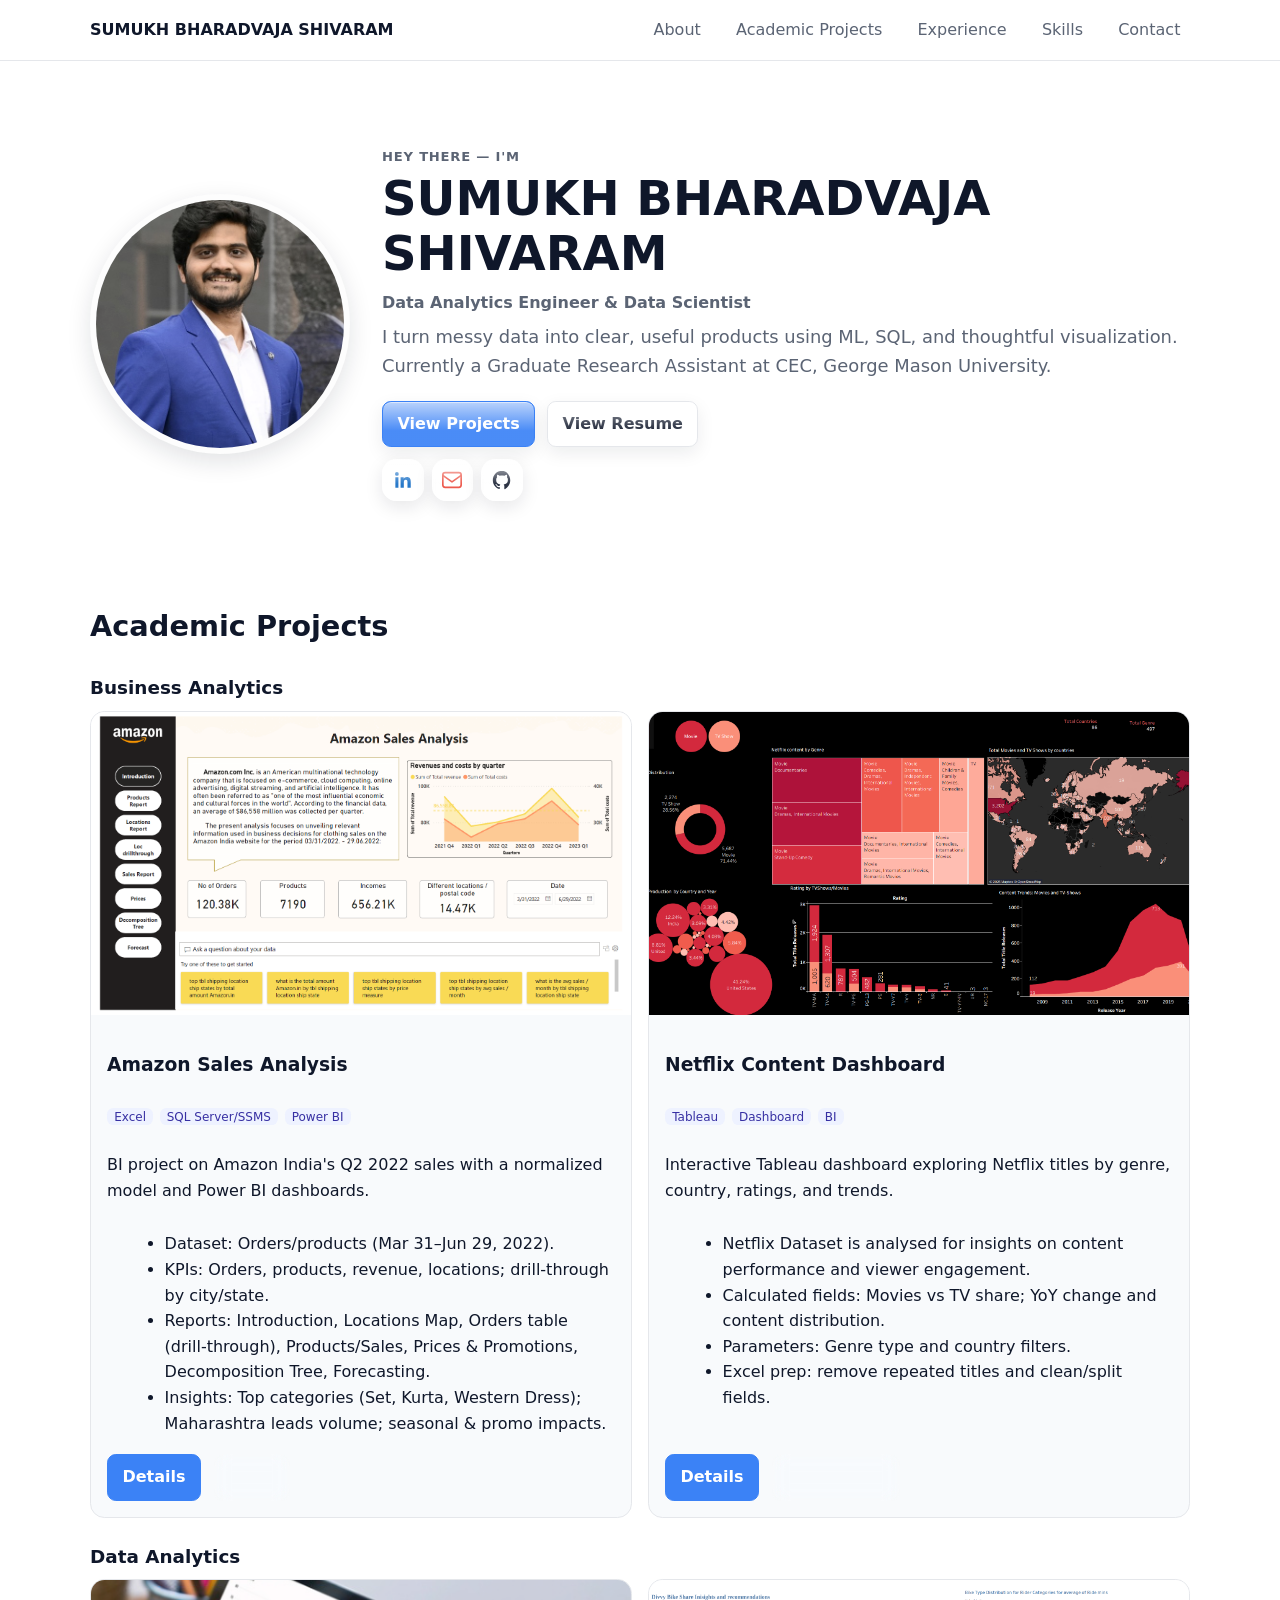
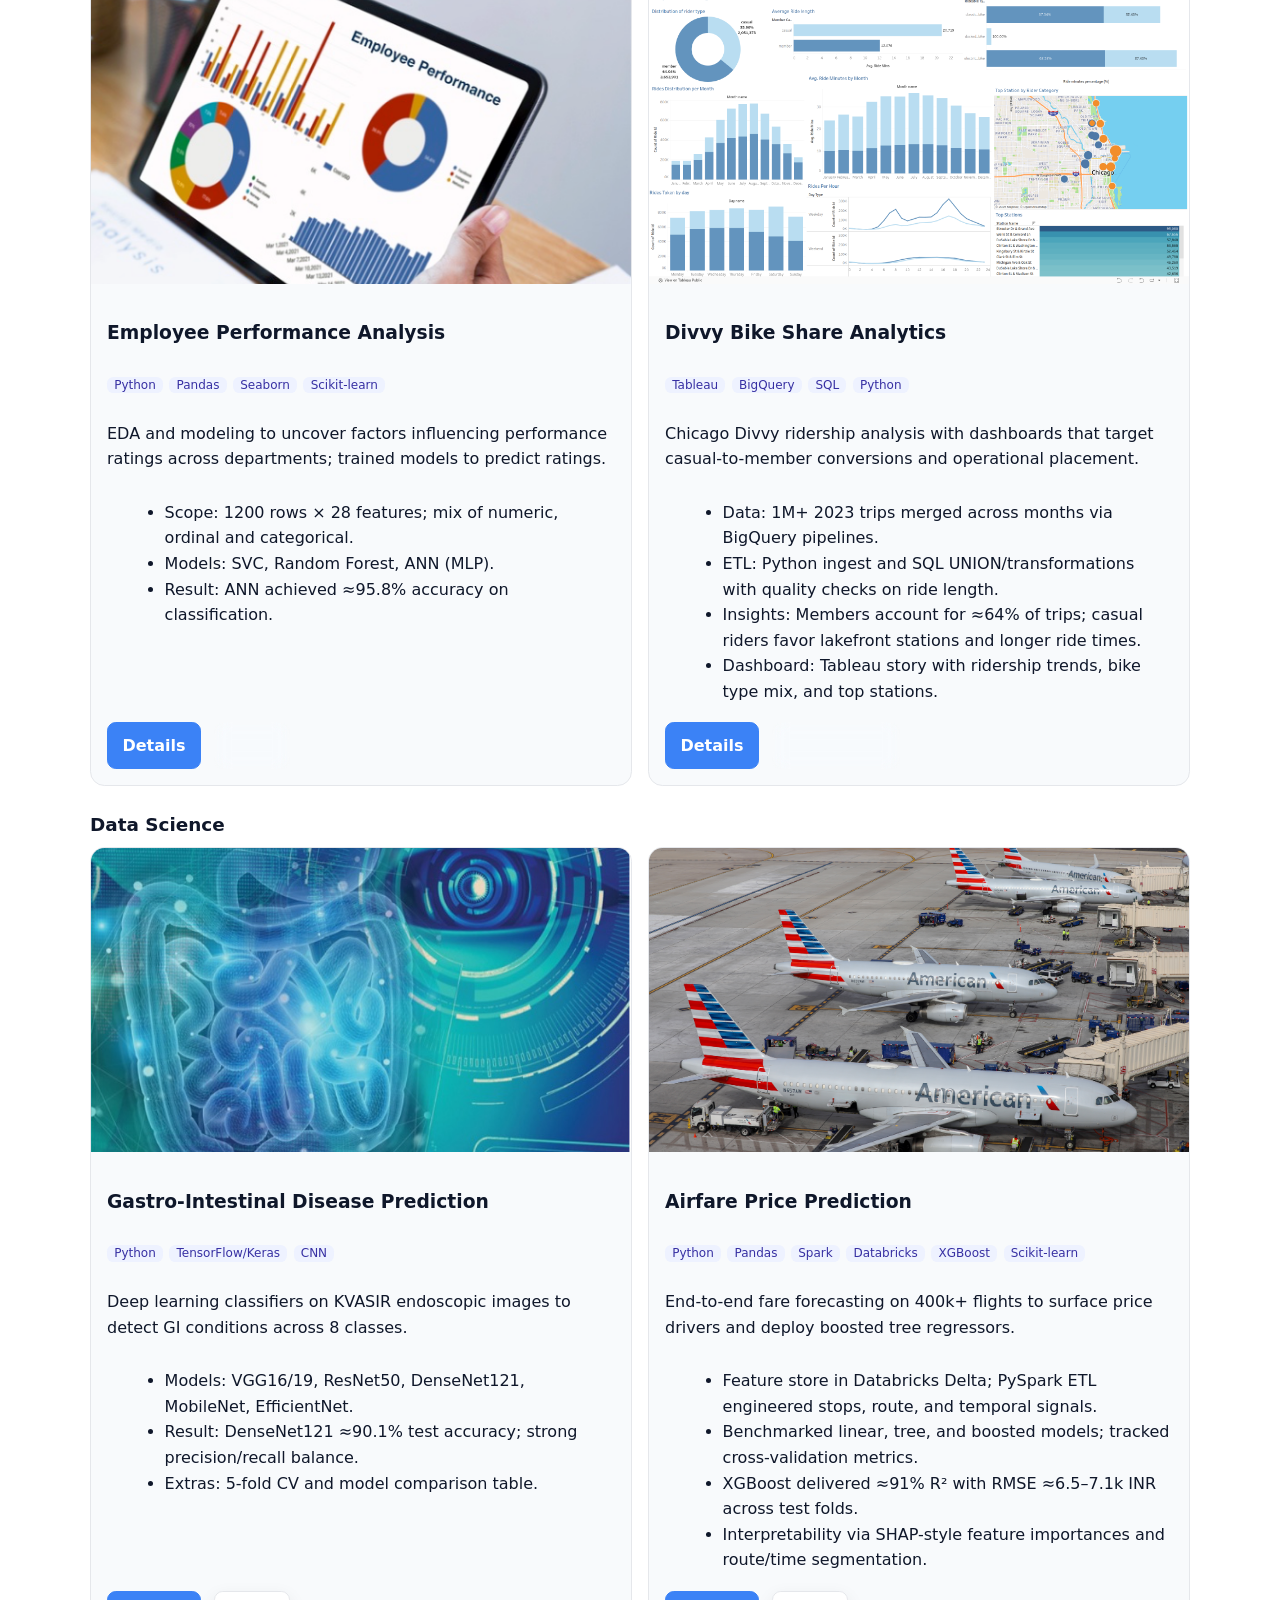
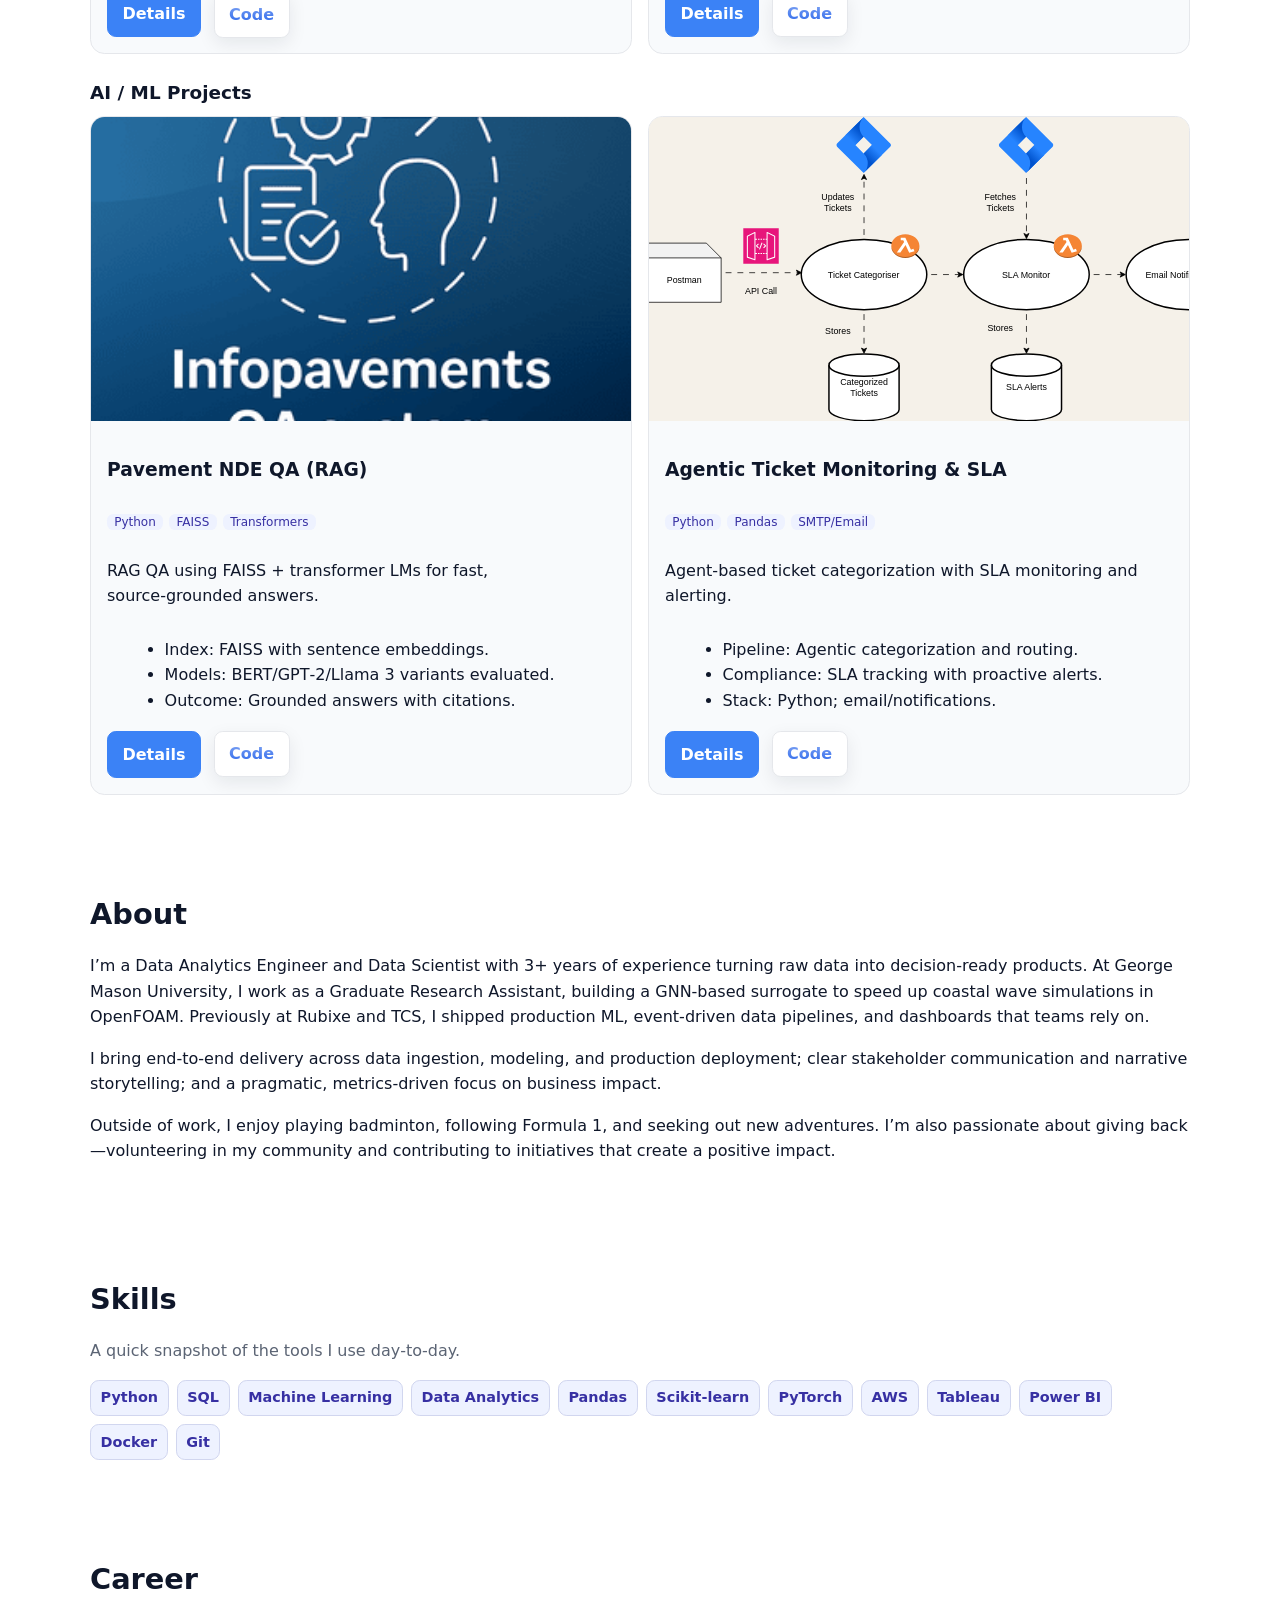
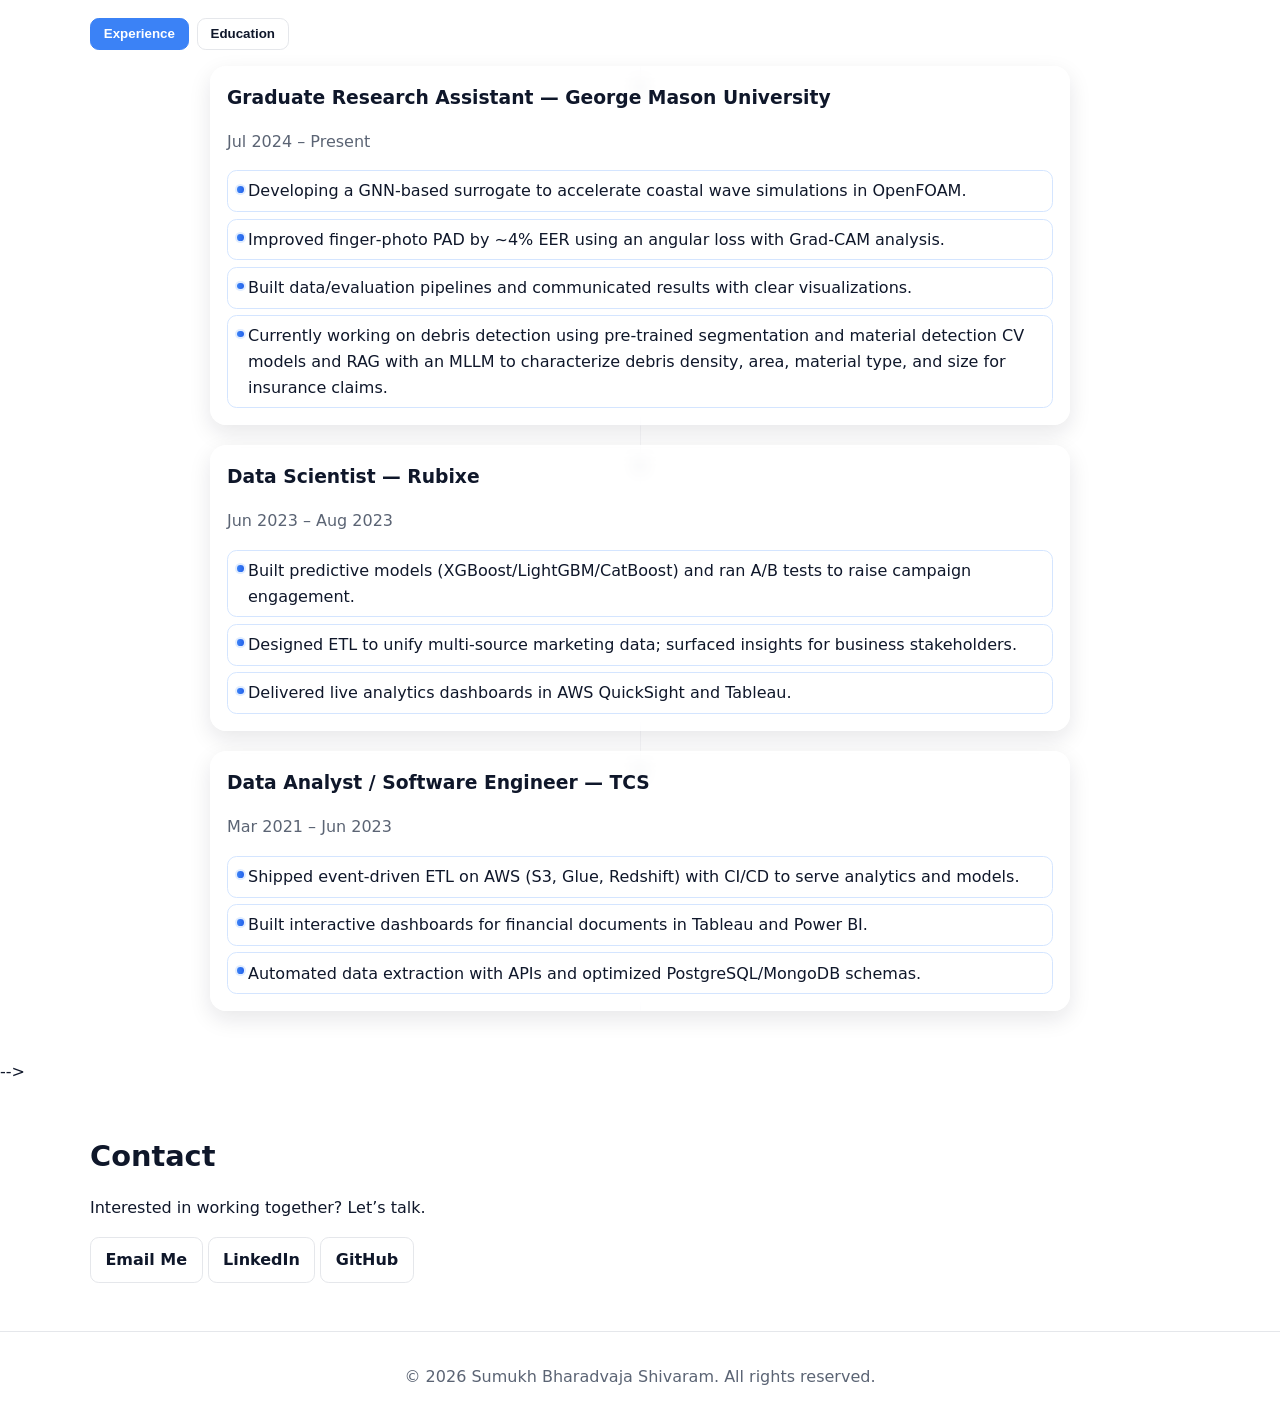
<file: index.html>
<!doctype html>
<html lang="en">
  <head>
    <meta charset="utf-8" />
    <meta name="viewport" content="width=device-width, initial-scale=1" />
    <title>Sumukh Bharadvaja Shivaram — Portfolio</title>
    <meta name="description" content="Portfolio of Sumukh Bharadvaja Shivaram — Graduate Data Analytics Engineer, Data Analyst, Data Scientist." />
    <meta name="theme-color" content="#ffffff" />
    <meta property="og:title" content="Sumukh Bharadvaja Shivaram — Portfolio" />
    <meta property="og:description" content="Data Analytics Engineer and Data Scientist. Projects, experience, and contact." />
    <meta property="og:image" content="assets/img/personal.jpeg" />
    <meta name="twitter:card" content="summary_large_image" />
    <link rel="stylesheet" href="assets/css/styles.css" />
    <link rel="icon" href="assets/img/personal.jpeg" type="image/jpegN" />
  </head>
  <body>
    <a class="skip-link" href="#featured">Skip to content</a>
    <header class="site-header">
      <div class="container nav-wrap">
        <a class="brand" href="#home" aria-label="Go to home">SUMUKH BHARADVAJA SHIVARAM</a>
        <button class="nav-toggle" aria-expanded="false" aria-controls="site-nav" aria-label="Toggle navigation">
          <span class="bar"></span>
          <span class="bar"></span>
          <span class="bar"></span>
        </button>
        <nav id="site-nav" class="site-nav">
          <a href="#about">About</a>
          <a href="#featured">Academic Projects</a>
          <a href="#experience">Experience</a>
          <a href="#skills">Skills</a>
          <a href="#contact">Contact</a>
        </nav>
      </div>
    </header>

    <main id="home">
      <section class="hero container">
        <div class="hero-media">
          <img class="avatar" src="assets/img/personal.jpeg" alt="Portrait of Sumukh Bharadvaja Shivaram" width="260" height="260" />
        </div>
        <div class="hero-content">
          <p class="eyebrow">Hey there — I'm</p>
          <h1>SUMUKH BHARADVAJA SHIVARAM</h1>
          <p class="subhead">Data Analytics Engineer & Data Scientist</p>
          <p class="lead">I turn messy data into clear, useful products using ML, SQL, and thoughtful visualization. Currently a Graduate Research Assistant at CEC, George Mason University.</p>
          <div class="cta">
            <a class="btn primary glass" href="#featured">View Projects</a>
            <a class="btn glass" href="assets/resume/Sumukh_Bharadvaja_Resume.pdf" target="_blank" rel="noopener">View Resume</a>
          </div>
          <div class="hero-social" aria-label="Social links">
            <a class="icon-btn linkedin" href="https://www.linkedin.com/in/sumukh-bharadvaja-shivaram/" target="_blank" rel="me noopener" title="LinkedIn" aria-label="LinkedIn">
              <svg viewBox="0 0 24 24" aria-hidden="true">
                <path d="M20.447 20.452h-3.554v-5.569c0-1.328-.027-3.037-1.852-3.037-1.854 0-2.136 1.445-2.136 2.939v5.667H9.351V9h3.414v1.561h.048c.476-.9 1.638-1.85 3.37-1.85 3.603 0 4.266 2.372 4.266 5.457v6.284zM5.337 7.433a2.059 2.059 0 110-4.118 2.059 2.059 0 010 4.118zM6.999 20.452H3.67V9H7v11.452z"/>
              </svg>
            </a>
            <a class="icon-btn email" href="mailto:sbharadv@gmu.edu" title="Email" aria-label="Email">
              <svg viewBox="0 0 24 24" aria-hidden="true">
                <rect x="2" y="4" width="20" height="16" rx="2.5" ry="2.5" fill="none" stroke="currentColor" stroke-width="1.8" />
                <path d="M2 7l10 7 10-7" fill="none" stroke="currentColor" stroke-width="1.8" stroke-linecap="round" stroke-linejoin="round"/>
              </svg>
            </a>
            <a class="icon-btn github" href="https://github.com/Sumukh-Bharadvaja" target="_blank" rel="me noopener" title="GitHub" aria-label="GitHub">
              <svg viewBox="0 0 24 24" aria-hidden="true"><path d="M12 2C6.48 2 2 6.58 2 12.26c0 4.5 2.87 8.31 6.84 9.65.5.09.68-.22.68-.49 0-.24-.01-.87-.01-1.71-2.78.62-3.37-1.2-3.37-1.2-.45-1.18-1.1-1.49-1.1-1.49-.9-.63.07-.62.07-.62 1 .07 1.53 1.05 1.53 1.05.89 1.56 2.34 1.11 2.91.85.09-.66.35-1.11.63-1.36-2.22-.26-4.55-1.14-4.55-5.09 0-1.12.39-2.03 1.03-2.75-.1-.26-.45-1.3.1-2.72 0 0 .84-.27 2.75 1.05.8-.23 1.66-.34 2.52-.35.86.01 1.72.12 2.52.35 1.91-1.32 2.75-1.05 2.75-1.05.55 1.42.2 2.46.1 2.72.64.72 1.03 1.63 1.03 2.75 0 3.96-2.34 4.83-4.57 5.08.36.31.69.92.69 1.86 0 1.34-.01 2.42-.01 2.75 0 .27.18.59.69.49C18.13 20.57 21 16.76 21 12.26 21 6.58 16.52 2 11.99 2H12z"/></svg>
            </a>
          </div>
        </div>
        
      </section>

      

      <!-- Academic Projects (with subsections) -->
      <section id="featured" class="section container">
        <h2>Academic Projects</h2>

        <h3 class="ap-subhead">Business Analytics</h3>
        <div class="pgrid">
          <article class="p-card">
            <div class="p-media">
              <img src="details/amazon-analysis/images/Dashboard.png" alt="Amazon Analysis main dashboard" loading="lazy" />
            </div>
            <div class="p-body">
              <h3>Amazon Sales Analysis</h3>
              <div class="tags" aria-label="Tools">
                <span class="tag">Excel</span>
                <span class="tag">SQL Server/SSMS</span>
                <span class="tag">Power BI</span>
              </div>
              <p>BI project on Amazon India's Q2 2022 sales with a normalized model and Power BI dashboards.</p>
              <ul>
                <li>Dataset: Orders/products (Mar 31–Jun 29, 2022).</li>
                <li>KPIs: Orders, products, revenue, locations; drill‑through by city/state.</li>
                <li>Reports: Introduction, Locations Map, Orders table (drill‑through), Products/Sales, Prices & Promotions, Decomposition Tree, Forecasting.</li>
                <li>Insights: Top categories (Set, Kurta, Western Dress); Maharashtra leads volume; seasonal & promo impacts.</li>
              </ul>
              <div class="links">
                <a class="btn primary" href="details/amazon-analysis/index.html">Details</a>
                <a class="btn glass" href="https://github.com/Sumukh-Bharadvaja/AmazonAnalysis" target="_blank" rel="noopener">Code</a>
              </div>
            </div>
          </article>
          <article class="p-card">
            <div class="p-media">
              <img src="assets/img/netflix-dashboard.png" alt="Netflix dashboard preview" loading="lazy" />
            </div>
            <div class="p-body">
              <h3>Netflix Content Dashboard</h3>
              <div class="tags" aria-label="Tools">
                <span class="tag">Tableau</span>
                <span class="tag">Dashboard</span>
                <span class="tag">BI</span>
              </div>
              <p>Interactive Tableau dashboard exploring Netflix titles by genre, country, ratings, and trends.</p>
              <ul>
                <li>Netflix Dataset is analysed for insights on content performance and viewer engagement.</li>
                <li>Calculated fields: Movies vs TV share; YoY change and content distribution.</li>
                <li>Parameters: Genre type and country filters.</li>
                <li>Excel prep: remove repeated titles and clean/split fields.</li>
              </ul>
              <div class="links">
                <a class="btn primary" href="details/netflix-dashboard/index.html">Details</a>
                <a class="btn glass" href="https://public.tableau.com/app/profile/sumukh.bharadvaja.shivaram/viz/Netflix-Analysis_17587615983760/Dashboard1" target="_blank" rel="noopener">Dashboard</a>
              </div>
            </div>
          </article>
        </div>

        <h3 class="ap-subhead">Data Analytics</h3>
        <div class="pgrid">
          <!-- Employee Performance Analysis -->
          <article class="p-card">
            <div class="p-media">
              <img src="assets/img/EPA.png" alt="Employee Performance Analysis" loading="lazy" />
            </div>
            <div class="p-body">
              <h3>Employee Performance Analysis</h3>
              <div class="tags" aria-label="Tools">
                <span class="tag">Python</span>
                <span class="tag">Pandas</span>
                <span class="tag">Seaborn</span>
                <span class="tag">Scikit‑learn</span>
              </div>
              <p>EDA and modeling to uncover factors influencing performance ratings across departments; trained models to predict ratings.</p>
              <ul>
                <li>Scope: 1200 rows × 28 features; mix of numeric, ordinal and categorical.</li>
                <li>Models: SVC, Random Forest, ANN (MLP).</li>
                <li>Result: ANN achieved ≈95.8% accuracy on classification.</li>
              </ul>
              <div class="links">
                <a class="btn primary" href="details/employee-performance/index.html">Details</a>
                <a class="btn glass" href="https://github.com/Sumukh-Bharadvaja/Employee-Performance-Analysis" target="_blank" rel="noopener">Code</a>
              </div>
            </div>
          </article>

          <!-- Divvy Bike Share Analytics -->
          <article class="p-card">
            <div class="p-media">
              <img src="assets/img/Tableau_Dashboard.png" alt="Divvy Bike Share analytics dashboard" loading="lazy" />
            </div>
            <div class="p-body">
              <h3>Divvy Bike Share Analytics</h3>
              <div class="tags" aria-label="Tools">
                <span class="tag">Tableau</span>
                <span class="tag">BigQuery</span>
                <span class="tag">SQL</span>
                <span class="tag">Python</span>
              </div>
              <p>Chicago Divvy ridership analysis with dashboards that target casual-to-member conversions and operational placement.</p>
              <ul>
                <li>Data: 1M+ 2023 trips merged across months via BigQuery pipelines.</li>
                <li>ETL: Python ingest and SQL UNION/transformations with quality checks on ride length.</li>
                <li>Insights: Members account for ≈64% of trips; casual riders favor lakefront stations and longer ride times.</li>
                <li>Dashboard: Tableau story with ridership trends, bike type mix, and top stations.</li>
              </ul>
              <div class="links">
                <a class="btn primary" href="details/divvy-bike-share/index.html">Details</a>
                <a class="btn glass" href="https://public.tableau.com/app/profile/sumukh.bharadvaja.shivaram/viz/Divvy-Bike-share/Dashboard1" target="_blank" rel="noopener">Dashboard</a>
              </div>
            </div>
          </article>
        </div>

        <h3 class="ap-subhead">Data Science</h3>
        <div class="pgrid">
          <!-- GI Prediction (KVASIR) -->
          <article class="p-card">
            <div class="p-media">
              <img src="assets/img/GI.png" alt="Gastro‑intestinal disease prediction" loading="lazy" />
            </div>
            <div class="p-body">
              <h3>Gastro‑Intestinal Disease Prediction</h3>
              <div class="tags" aria-label="Tools">
                <span class="tag">Python</span>
                <span class="tag">TensorFlow/Keras</span>
                <span class="tag">CNN</span>
              </div>
              <p>Deep learning classifiers on KVASIR endoscopic images to detect GI conditions across 8 classes.</p>
              <ul>
                <li>Models: VGG16/19, ResNet50, DenseNet121, MobileNet, EfficientNet.</li>
                <li>Result: DenseNet121 ≈90.1% test accuracy; strong precision/recall balance.</li>
                <li>Extras: 5‑fold CV and model comparison table.</li>
              </ul>
              <div class="links">
                <a class="btn primary" href="details/gi-prediction/index.html">Details</a>
                <a class="btn glass" href="https://github.com/Sumukh-Bharadvaja/Gastro-Intestinal-Disease-Prediction-Using-Deep-Learning" target="_blank" rel="noopener">Code</a>
              </div>
            </div>
          </article>
          <!-- Airfare Price Prediction -->
          <article class="p-card">
            <div class="p-media">
              <img src="assets/img/airfare_price.jpg" alt="Airfare price prediction" loading="lazy" />
            </div>
            <div class="p-body">
              <h3>Airfare Price Prediction</h3>
              <div class="tags" aria-label="Tools">
                <span class="tag">Python</span>
                <span class="tag">Pandas</span>
                <span class="tag">Spark</span>
                <span class="tag">Databricks</span>
                <span class="tag">XGBoost</span>
                <span class="tag">Scikit‑learn</span>
              </div>
              <p>End-to-end fare forecasting on 400k+ flights to surface price drivers and deploy boosted tree regressors.</p>
              <ul>
                <li>Feature store in Databricks Delta; PySpark ETL engineered stops, route, and temporal signals.</li>
                <li>Benchmarked linear, tree, and boosted models; tracked cross-validation metrics.</li>
                <li>XGBoost delivered ≈91% R² with RMSE ≈6.5–7.1k INR across test folds.</li>
                <li>Interpretability via SHAP-style feature importances and route/time segmentation.</li>
              </ul>
              <div class="links">
                <a class="btn primary" href="details/airfare-price/index.html">Details</a>
                <a class="btn glass" href="https://github.com/Sumukh-Bharadvaja/Airfare-Price-Prediction" target="_blank" rel="noopener">Code</a>
              </div>
            </div>
          </article>
        </div>

        <h3 class="ap-subhead">AI / ML Projects</h3>
        <div class="pgrid">
          <article class="p-card">
            <div class="p-media">
              <img src="assets/img/PVT.png" alt="Pavement NDE QA (RAG) preview" loading="lazy" />
            </div>
            <div class="p-body">
              <h3>Pavement NDE QA (RAG)</h3>
              <div class="tags" aria-label="Tools">
                <span class="tag">Python</span>
                <span class="tag">FAISS</span>
                <span class="tag">Transformers</span>
              </div>
              <p>RAG QA using FAISS + transformer LMs for fast, source‑grounded answers.</p>
              <ul>
                <li>Index: FAISS with sentence embeddings.</li>
                <li>Models: BERT/GPT‑2/Llama 3 variants evaluated.</li>
                <li>Outcome: Grounded answers with citations.</li>
              </ul>
              <div class="links">
                <a class="btn primary" href="details/pavement-rag/index.html">Details</a>
                <a class="btn glass" href="https://github.com/Sumukh-Bharadvaja/Pavement_QA_System_RAG" target="_blank" rel="noopener">Code</a>
              </div>
            </div>
          </article>
          <article class="p-card">
            <div class="p-media">
              <img src="details/agentic-ticket/images/data.svg" alt="Agentic Ticket Monitoring — Data flow diagram" loading="lazy" />
            </div>
            <div class="p-body">
              <h3>Agentic Ticket Monitoring &amp; SLA</h3>
              <div class="tags" aria-label="Tools">
                <span class="tag">Python</span>
                <span class="tag">Pandas</span>
                <span class="tag">SMTP/Email</span>
              </div>
              <p>Agent-based ticket categorization with SLA monitoring and alerting.</p>
              <ul>
                <li>Pipeline: Agentic categorization and routing.</li>
                <li>Compliance: SLA tracking with proactive alerts.</li>
                <li>Stack: Python; email/notifications.</li>
              </ul>
              <div class="links">
                <a class="btn primary" href="details/agentic-ticket/index.html">Details</a>
                <a class="btn glass" href="https://github.com/Sumukh-Bharadvaja/Agentic_Ticket_Monitoring_System" target="_blank" rel="noopener">Code</a>
              </div>
            </div>
          </article>
        </div>
      </section>

      

      <section id="about" class="section container">
        <h2>About</h2>
        <p>
          I’m a Data Analytics Engineer and Data Scientist with 3+ years of experience turning raw data into decision‑ready products. At George Mason University, I work as a Graduate Research Assistant, building a GNN‑based surrogate to speed up coastal wave simulations in OpenFOAM. Previously at Rubixe and TCS, I shipped production ML, event‑driven data pipelines, and dashboards that teams rely on.
        </p>
        <p>
          I bring end‑to‑end delivery across data ingestion, modeling, and production deployment; clear stakeholder communication and narrative storytelling; and a pragmatic, metrics‑driven focus on business impact.
        </p>
        <p>
          Outside of work, I enjoy playing badminton, following Formula 1, and seeking out new adventures. I’m also passionate about giving back—volunteering in my community and contributing to initiatives that create a positive impact.
        </p>
      </section>

      <section id="skills" class="section container">
        <h2>Skills</h2>
        <p class="muted">A quick snapshot of the tools I use day‑to‑day.</p>
        <div class="chips">
          <span class="chip">Python</span>
          <span class="chip">SQL</span>
          <span class="chip">Machine Learning</span>
          <span class="chip">Data Analytics</span>
          <span class="chip">Pandas</span>
          <span class="chip">Scikit‑learn</span>
          <span class="chip">PyTorch</span>
          <span class="chip">AWS</span>
          <span class="chip">Tableau</span>
          <span class="chip">Power BI</span>
          <span class="chip">Docker</span>
          <span class="chip">Git</span>
        </div>
      </section>

      <section id="experience" class="section container">
        <h2>Career</h2>
        <div class="tabs" role="tablist" aria-label="Career tabs">
          <button class="tab active" role="tab" aria-selected="true" aria-controls="panel-exp" data-tab="exp">Experience</button>
          <button class="tab" role="tab" aria-selected="false" aria-controls="panel-edu" data-tab="edu">Education</button>
        </div>
        <div class="panels">
          <section id="panel-exp" class="panel show" role="tabpanel" aria-labelledby="tab-exp">
            <div class="timeline center">
              <div class="tl-item">
                <div class="tl-dot" aria-hidden="true"></div>
                <div class="tl-content glass-card">
                  <h3>Graduate Research Assistant — George Mason University</h3>
                  <p class="muted">Jul 2024 – Present</p>
                  <ul>
                    <li>Developing a GNN‑based surrogate to accelerate coastal wave simulations in OpenFOAM.</li>
                    <li>Improved finger‑photo PAD by ~4% EER using an angular loss with Grad‑CAM analysis.</li>
                    <li>Built data/evaluation pipelines and communicated results with clear visualizations.</li>
                    <li>Currently working on debris detection using pre-trained segmentation and material detection CV models and RAG
with an MLLM to characterize debris density, area, material type, and size for insurance claims.</li>
                  </ul>
                </div>
              </div>
              <div class="tl-item">
                <div class="tl-dot" aria-hidden="true"></div>
                <div class="tl-content glass-card">
                  <h3>Data Scientist — Rubixe</h3>
                  <p class="muted">Jun 2023 – Aug 2023</p>
                  <ul>
                    <li>Built predictive models (XGBoost/LightGBM/CatBoost) and ran A/B tests to raise campaign engagement.</li>
                    <li>Designed ETL to unify multi‑source marketing data; surfaced insights for business stakeholders.</li>
                    <li>Delivered live analytics dashboards in AWS QuickSight and Tableau.</li>
                  </ul>
                </div>
              </div>
              <div class="tl-item">
                <div class="tl-dot" aria-hidden="true"></div>
                <div class="tl-content glass-card">
                  <h3>Data Analyst / Software Engineer — TCS</h3>
                  <p class="muted">Mar 2021 – Jun 2023</p>
                  <ul>
                    <li>Shipped event‑driven ETL on AWS (S3, Glue, Redshift) with CI/CD to serve analytics and models.</li>
                    <li>Built interactive dashboards for financial documents in Tableau and Power BI.</li>
                    <li>Automated data extraction with APIs and optimized PostgreSQL/MongoDB schemas.</li>
                  </ul>
                </div>
              </div>
            </div>
          </section>
          <section id="panel-edu" class="panel" role="tabpanel" aria-labelledby="tab-edu" hidden>
            <div class="timeline center">
              <div class="tl-item">
                <div class="tl-dot" aria-hidden="true"></div>
                <div class="tl-content glass-card">
                  <h3>George Mason University</h3>
                  <p class="muted">Aug 2023 – May 2025</p>
                  <ul>
                    <li>M.S. in Data Analytics Engineering</li>
                    <li><strong>Coursework:</strong> Data Mining; Advanced ML/Deep Learning; NLP; Analytics & Decision Analysis; Big Data (Spark); Visualization (Tableau/R)</li>
                  </ul>
                </div>
              </div>
              <div class="tl-item">
                <div class="tl-dot" aria-hidden="true"></div>
                <div class="tl-content glass-card">
                  <h3>Vishvesvaraya Technological University</h3>
                  <p class="muted">Aug 2016 – Aug 2020</p>
                  <ul>
                    <li>Bachelor’s in Mechanical Engineering</li>
                    <li><strong>Coursework:</strong> Linear Algebra; Statistics; Probability; core engineering foundations</li>
                  </ul>
                </div>
              </div>
            </div>
          </section>
        </div>
      </section>

      <!-- Removed legacy Projects grid -->
      <!--
      <!-- projects section removed -->
          <!-- Row 1: Best across categories -->
          <article class="card" data-cat="engineering ml">
            <h3>Agentic Ticket Monitoring & SLA Compliance</h3>
            <p>Agent-based ticket categorization, SLA monitoring, and alerting aligned to NIST guidance.</p>
            <div class="tags"><span class="tag">Agents</span><span class="tag">Python</span></div>
            <div class="links">
              <a href="https://github.com/Sumukh-Bharadvaja/Agentic_Ticket_Monitoring_System" target="_blank" rel="noopener">Live</a>
              <a href="https://github.com/Sumukh-Bharadvaja/Agentic_Ticket_Monitoring_System" target="_blank" rel="noopener">Code</a>
            </div>
            <button class="more" aria-expanded="false">Details</button>
            <div class="details" hidden>
              <ul>
                <li><b>Problem:</b> Manual triage and SLA breaches delay resolution.</li>
                <li><b>Approach:</b> Agentic pipeline to auto‑classify tickets, track SLAs, and email alerts.</li>
                <li><b>Impact:</b> Faster routing and proactive compliance monitoring.</li>
              </ul>
            </div>
          </article>

          <article class="card" data-cat="engineering ml">
            <h3>Pavement NDE QA System (RAG)</h3>
            <p>RAG QA across 32 NDE technologies using FAISS + transformer LMs for fast, grounded answers.</p>
            <div class="tags"><span class="tag">RAG</span><span class="tag">FAISS</span></div>
            <div class="links">
              <a href="https://github.com/Sumukh-Bharadvaja/Pavement_QA_System_RAG" target="_blank" rel="noopener">Live</a>
              <a href="https://github.com/Sumukh-Bharadvaja/Pavement_QA_System_RAG" target="_blank" rel="noopener">Code</a>
            </div>
            <button class="more" aria-expanded="false">Details</button>
            <div class="details" hidden>
              <ul>
                <li><b>Problem:</b> Scattered PDF knowledge slows NDE Q&A.</li>
                <li><b>Approach:</b> Embed and index docs; generate grounded responses via BERT/GPT‑2/Llama 3.</li>
                <li><b>Impact:</b> Rapid, accurate answers with source grounding for engineers.</li>
              </ul>
            </div>
          </article>

          <article class="card" data-cat="analytics">
            <h3>World Energy Consumption (Tableau)</h3>
            <p>Interactive dashboard exploring decades of global energy use and trends by country.</p>
            <div class="tags"><span class="tag">Tableau</span><span class="tag">Analytics</span></div>
            <div class="links">
              <a href="https://github.com/Sumukh-Bharadvaja/World-Energy-Consumption" target="_blank" rel="noopener">View</a>
              <a href="https://github.com/Sumukh-Bharadvaja/World-Energy-Consumption" target="_blank" rel="noopener">Code</a>
            </div>
            <button class="more" aria-expanded="false">Details</button>
            <div class="details" hidden>
              <ul>
                <li><b>Problem:</b> Hard to compare energy trends across regions and time.</li>
                <li><b>Approach:</b> Curated dataset with interactive visuals for drilling into signals.</li>
                <li><b>Impact:</b> Clear trend discovery and story‑driven insights for presentations.</li>
              </ul>
            </div>
          </article>

          <!-- Row 2 -->
          <article class="card" data-cat="analytics">
            <h3>Physician Allocation Optimization</h3>
            <p>Clinic staffing optimization using analytics on six months of operational data.</p>
            <div class="tags"><span class="tag">Ops</span><span class="tag">Analytics</span></div>
            <div class="links">
              <a href="https://github.com/Sumukh-Bharadvaja/Appointment_Date_Healthcare" target="_blank" rel="noopener">View</a>
              <a href="https://github.com/Sumukh-Bharadvaja/Appointment_Date_Healthcare" target="_blank" rel="noopener">Code</a>
            </div>
            <button class="more" aria-expanded="false">Details</button>
            <div class="details" hidden>
              <ul>
                <li><b>Problem:</b> Inefficient physician allocation reduces throughput.</li>
                <li><b>Approach:</b> Time‑series and queue‑aware analysis to balance capacity and demand.</li>
                <li><b>Impact:</b> Improved utilization and reduced wait times.</li>
              </ul>
            </div>
          </article>

          <article class="card" data-cat="analytics">
            <h3>U.S. Census SQL Analysis</h3>
            <p>SQL exploration of demographics, unemployment, poverty and income disparities.</p>
            <div class="tags"><span class="tag">SQL</span><span class="tag">Analytics</span></div>
            <div class="links">
              <a href="https://github.com/Sumukh-Bharadvaja/US_Census_Data_Analysis" target="_blank" rel="noopener">View</a>
              <a href="https://github.com/Sumukh-Bharadvaja/US_Census_Data_Analysis" target="_blank" rel="noopener">Code</a>
            </div>
            <button class="more" aria-expanded="false">Details</button>
            <div class="details" hidden>
              <ul>
                <li><b>Problem:</b> Fragmented socio‑economic metrics across datasets.</li>
                <li><b>Approach:</b> Joins, subqueries, window functions to derive comparable metrics.</li>
                <li><b>Impact:</b> Reusable queries to inform policy and research.</li>
              </ul>
            </div>
          </article>

          <article class="card" data-cat="ml">
            <h3>Automobile Price Prediction</h3>
            <p>Ensemble regression with feature engineering for reliable car price estimates.</p>
            <div class="tags"><span class="tag">GBM</span><span class="tag">ML</span></div>
            <div class="links">
              <a href="https://github.com/Sumukh-Bharadvaja/Auto_price_Prediction" target="_blank" rel="noopener">Live</a>
              <a href="https://github.com/Sumukh-Bharadvaja/Auto_price_Prediction" target="_blank" rel="noopener">Code</a>
            </div>
            <button class="more" aria-expanded="false">Details</button>
            <div class="details" hidden>
              <ul>
                <li><b>Problem:</b> Variance in car attributes complicates pricing.</li>
                <li><b>Approach:</b> Gradient boosting, robust validation and feature selection.</li>
                <li><b>Impact:</b> Accurate and explainable pricing for buyers/sellers.</li>
              </ul>
            </div>
          </article>

          <!-- Row 3 -->
          <article class="card" data-cat="ml">
            <h3>Employee Performance Prediction</h3>
            <p>Model to predict and analyze employee performance drivers.</p>
            <div class="tags"><span class="tag">Classification</span><span class="tag">ML</span></div>
            <div class="links">
              <a href="https://github.com/Sumukh-Bharadvaja/Employee-Performance-Analysis" target="_blank" rel="noopener">Live</a>
              <a href="https://github.com/Sumukh-Bharadvaja/Employee-Performance-Analysis" target="_blank" rel="noopener">Code</a>
            </div>
            <button class="more" aria-expanded="false">Details</button>
            <div class="details" hidden>
              <ul>
                <li><b>Problem:</b> Hard to triage performance risk proactively.</li>
                <li><b>Approach:</b> Feature engineering + model comparison; explainability for factors.</li>
                <li><b>Impact:</b> Early signals to target coaching and retention.</li>
              </ul>
            </div>
          </article>

          <article class="card" data-cat="ml">
            <h3>Walk vs. Run Activity Classification</h3>
            <p>Sensor‑based activity classification with advanced preprocessing and evaluation.</p>
            <div class="tags"><span class="tag">Sensors</span><span class="tag">ML</span></div>
            <div class="links">
              <a href="https://github.com/Sumukh-Bharadvaja/Walk_Run_Classification" target="_blank" rel="noopener">Live</a>
              <a href="https://github.com/Sumukh-Bharadvaja/Walk_Run_Classification" target="_blank" rel="noopener">Code</a>
            </div>
            <button class="more" aria-expanded="false">Details</button>
            <div class="details" hidden>
              <ul>
                <li><b>Problem:</b> Noisy signals degrade activity detection.</li>
                <li><b>Approach:</b> Savitzky‑Golay filtering + robust features and models.</li>
                <li><b>Impact:</b> Near‑perfect accuracy on walk/run classification.</li>
              </ul>
            </div>
          </article>

          <article class="card" data-cat="ml">
            <h3>Rice Leaf Disease Classification</h3>
            <p>CNN models (VGG/Xception) to detect bacterial leaf disease in crops.</p>
            <div class="tags"><span class="tag">CNN</span><span class="tag">DL</span></div>
            <div class="links">
              <a href="https://github.com/Sumukh-Bharadvaja/Rice_Leaf_Disease_Classification" target="_blank" rel="noopener">Live</a>
              <a href="https://github.com/Sumukh-Bharadvaja/Rice_Leaf_Disease_Classification" target="_blank" rel="noopener">Code</a>
            </div>
            <button class="more" aria-expanded="false">Details</button>
            <div class="details" hidden>
              <ul>
                <li><b>Problem:</b> Early detection is critical to reduce crop loss.</li>
                <li><b>Approach:</b> Transfer learning with strong CNN baselines.</li>
                <li><b>Impact:</b> Accurate, scalable screening pipeline for farmers.</li>
              </ul>
            </div>
          </article>

          <!-- Row 4: Dashboards -->
          <article class="card" data-cat="analytics">
            <h3>Food Orders Dashboard (Excel)</h3>
            <p>Interactive Excel dashboard of New Year’s Day orders and customer trends.</p>
            <div class="tags"><span class="tag">Excel</span><span class="tag">Dashboard</span></div>
            <div class="links">
              <a href="https://github.com/Sumukh-Bharadvaja/Excel-Dashboards" target="_blank" rel="noopener">View</a>
              <a href="https://github.com/Sumukh-Bharadvaja/Excel-Dashboards" target="_blank" rel="noopener">Code</a>
            </div>
            <button class="more" aria-expanded="false">Details</button>
            <div class="details" hidden>
              <ul>
                <li><b>Problem:</b> Hard to analyze seasonal buying patterns quickly.</li>
                <li><b>Approach:</b> Excel modeling + interactive visuals for drill‑downs.</li>
                <li><b>Impact:</b> Fast decision support for marketing and ops.</li>
              </ul>
            </div>
          </article>

          <article class="card" data-cat="analytics">
            <h3>Bike Sales Dashboard (Excel)</h3>
            <p>Customer segmentation and sales funnel analysis in a clean Excel build.</p>
            <div class="tags"><span class="tag">Excel</span><span class="tag">Dashboard</span></div>
            <div class="links">
              <a href="https://github.com/Sumukh-Bharadvaja/Excel-Dashboards_2" target="_blank" rel="noopener">View</a>
              <a href="https://github.com/Sumukh-Bharadvaja/Excel-Dashboards_2" target="_blank" rel="noopener">Code</a>
            </div>
            <button class="more" aria-expanded="false">Details</button>
            <div class="details" hidden>
              <ul>
                <li><b>Problem:</b> Siloed KPIs hinder product strategy.</li>
                <li><b>Approach:</b> Consolidated metrics and slicers for exploration.</li>
                <li><b>Impact:</b> Clear view of segments and conversion drivers.</li>
              </ul>
            </div>
          </article>

          <article class="card" data-cat="analytics">
            <h3>Admission Analytics (Power BI)</h3>
            <p>Admission trends dashboard with filters for demographics and outcomes.</p>
            <div class="tags"><span class="tag">Power BI</span><span class="tag">Dashboard</span></div>
            <div class="links">
              <a href="https://github.com/Sumukh-Bharadvaja/case_study_admits" target="_blank" rel="noopener">View</a>
              <a href="https://github.com/Sumukh-Bharadvaja/case_study_admits" target="_blank" rel="noopener">Code</a>
            </div>
            <button class="more" aria-expanded="false">Details</button>
            <div class="details" hidden>
              <ul>
                <li><b>Problem:</b> Applicant insights buried across files.</li>
                <li><b>Approach:</b> ETL + curated visuals to isolate admissions drivers.</li>
                <li><b>Impact:</b> Faster decision‑making for enrollment teams.</li>
              </ul>
            </div>
          </article>
      -->

      <section id="contact" class="section container">
        <h2>Contact</h2>
        <p>Interested in working together? Let’s talk.</p>
        <div class="contact">
          <a class="btn" href="mailto:sbharadv@gmu.edu">Email Me</a>
          <a class="btn" href="https://www.linkedin.com/in/sumukh-bharadvaja-shivaram/" rel="me noopener" target="_blank">LinkedIn</a>
          <a class="btn" href="https://github.com/Sumukh-Bharadvaja" rel="me noopener" target="_blank">GitHub</a>
        </div>
      </section>
    </main>

    <footer class="site-footer">
      <div class="container">
        <p>© <span id="year"></span> Sumukh Bharadvaja Shivaram. All rights reserved.</p>
      </div>
    </footer>

    <script src="assets/js/main.js"></script>
  </body>
</html>
</file>
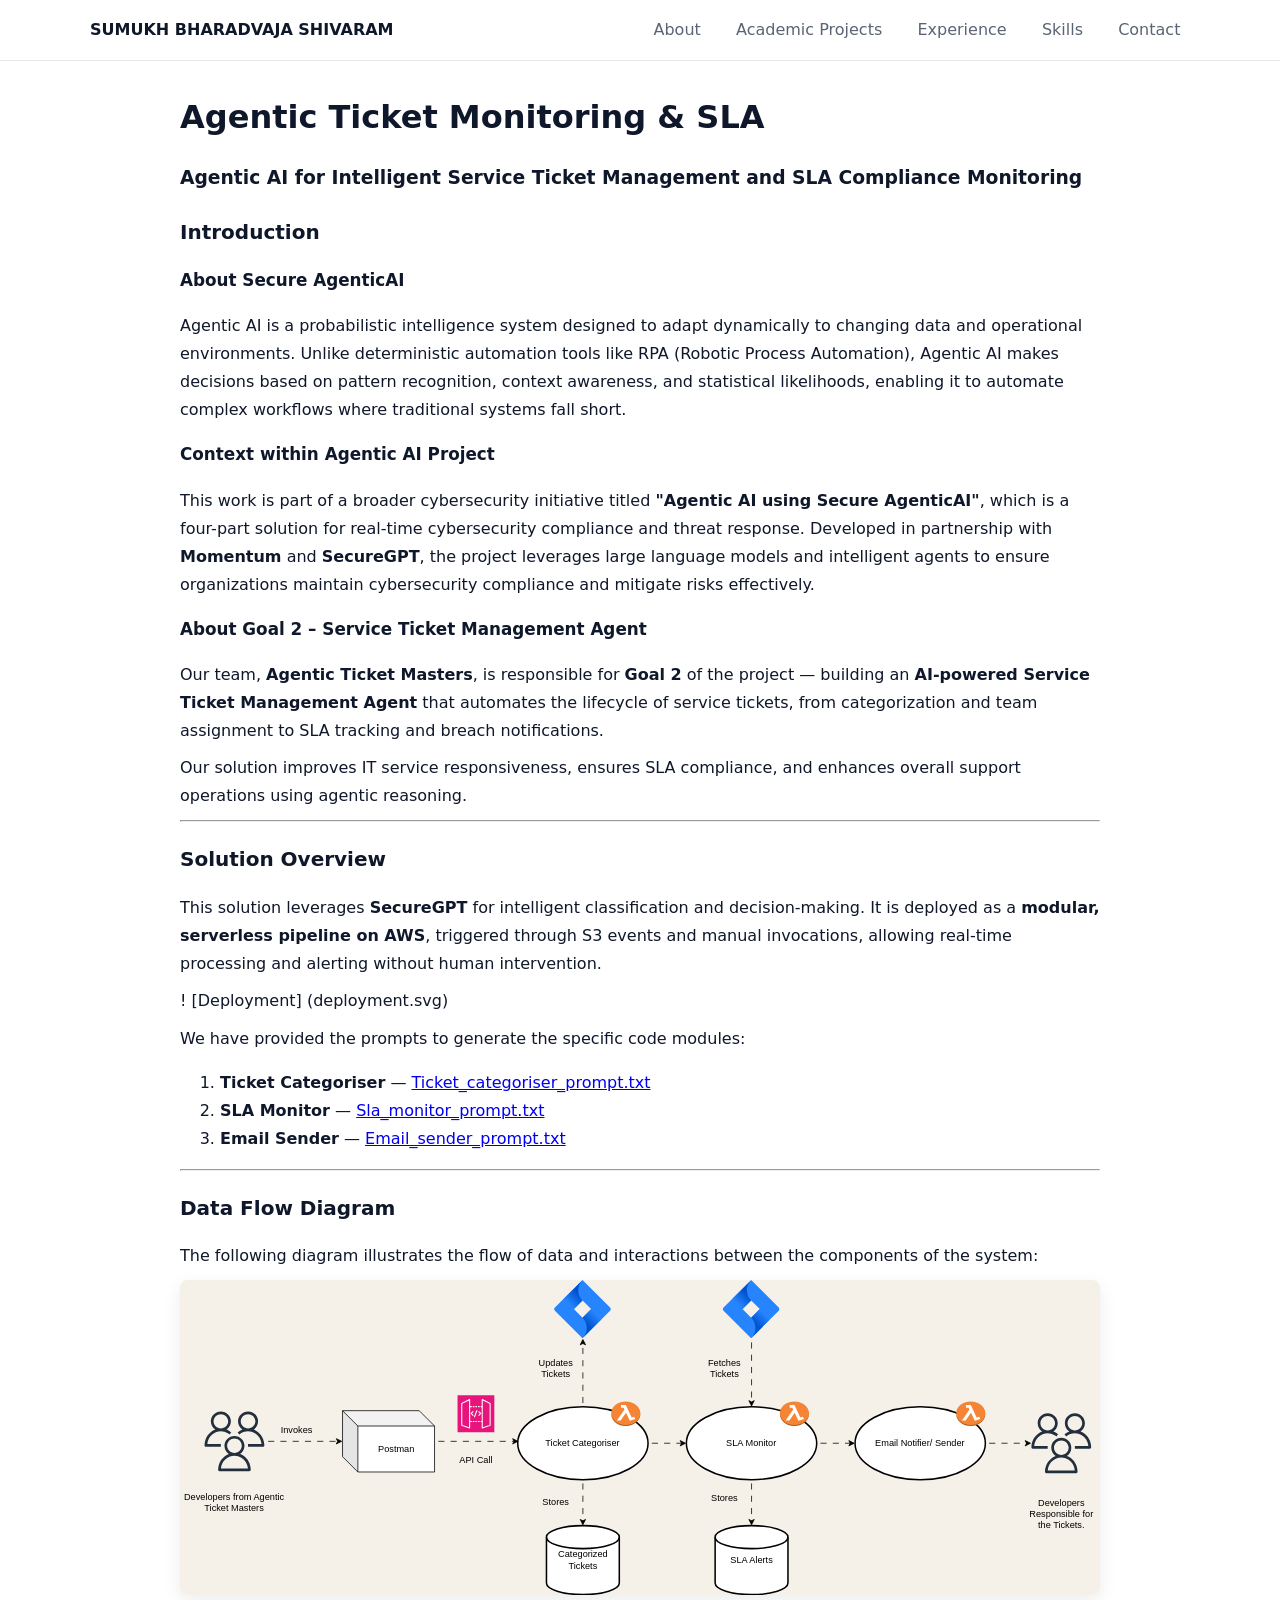
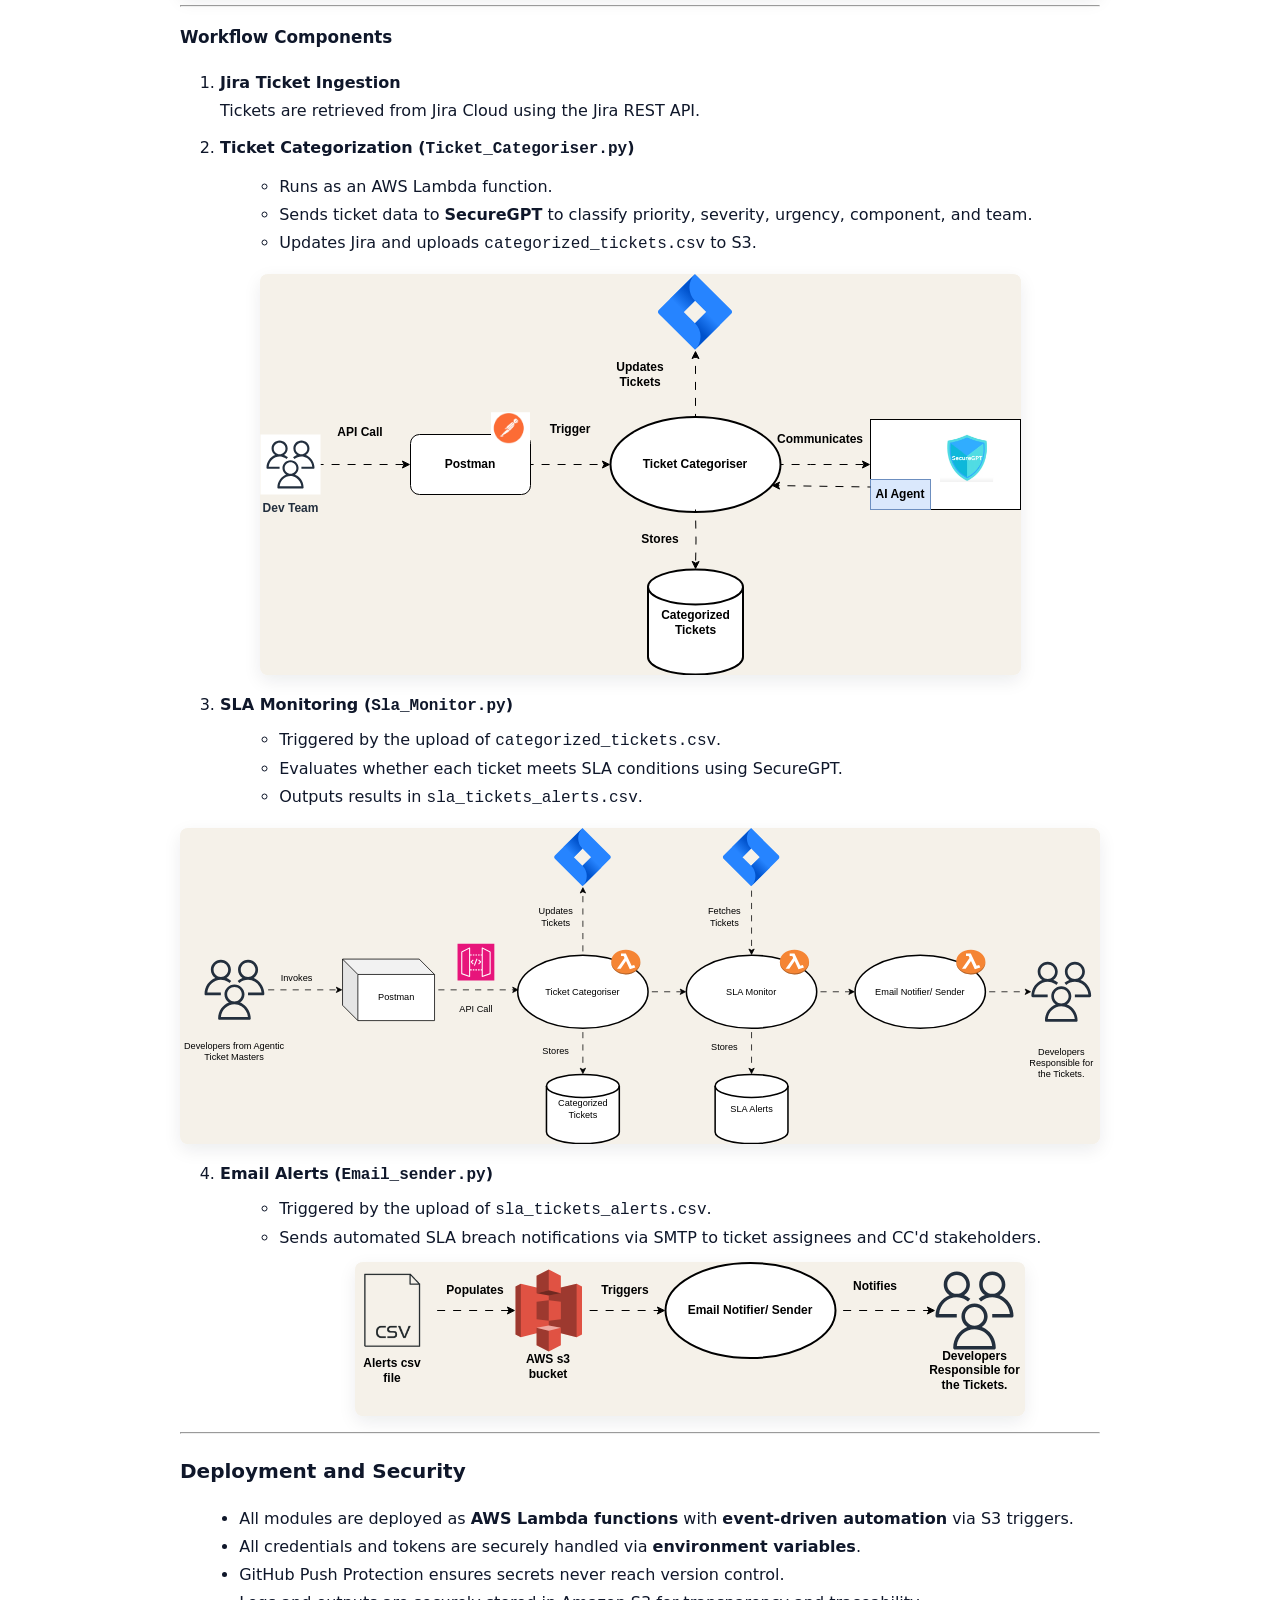
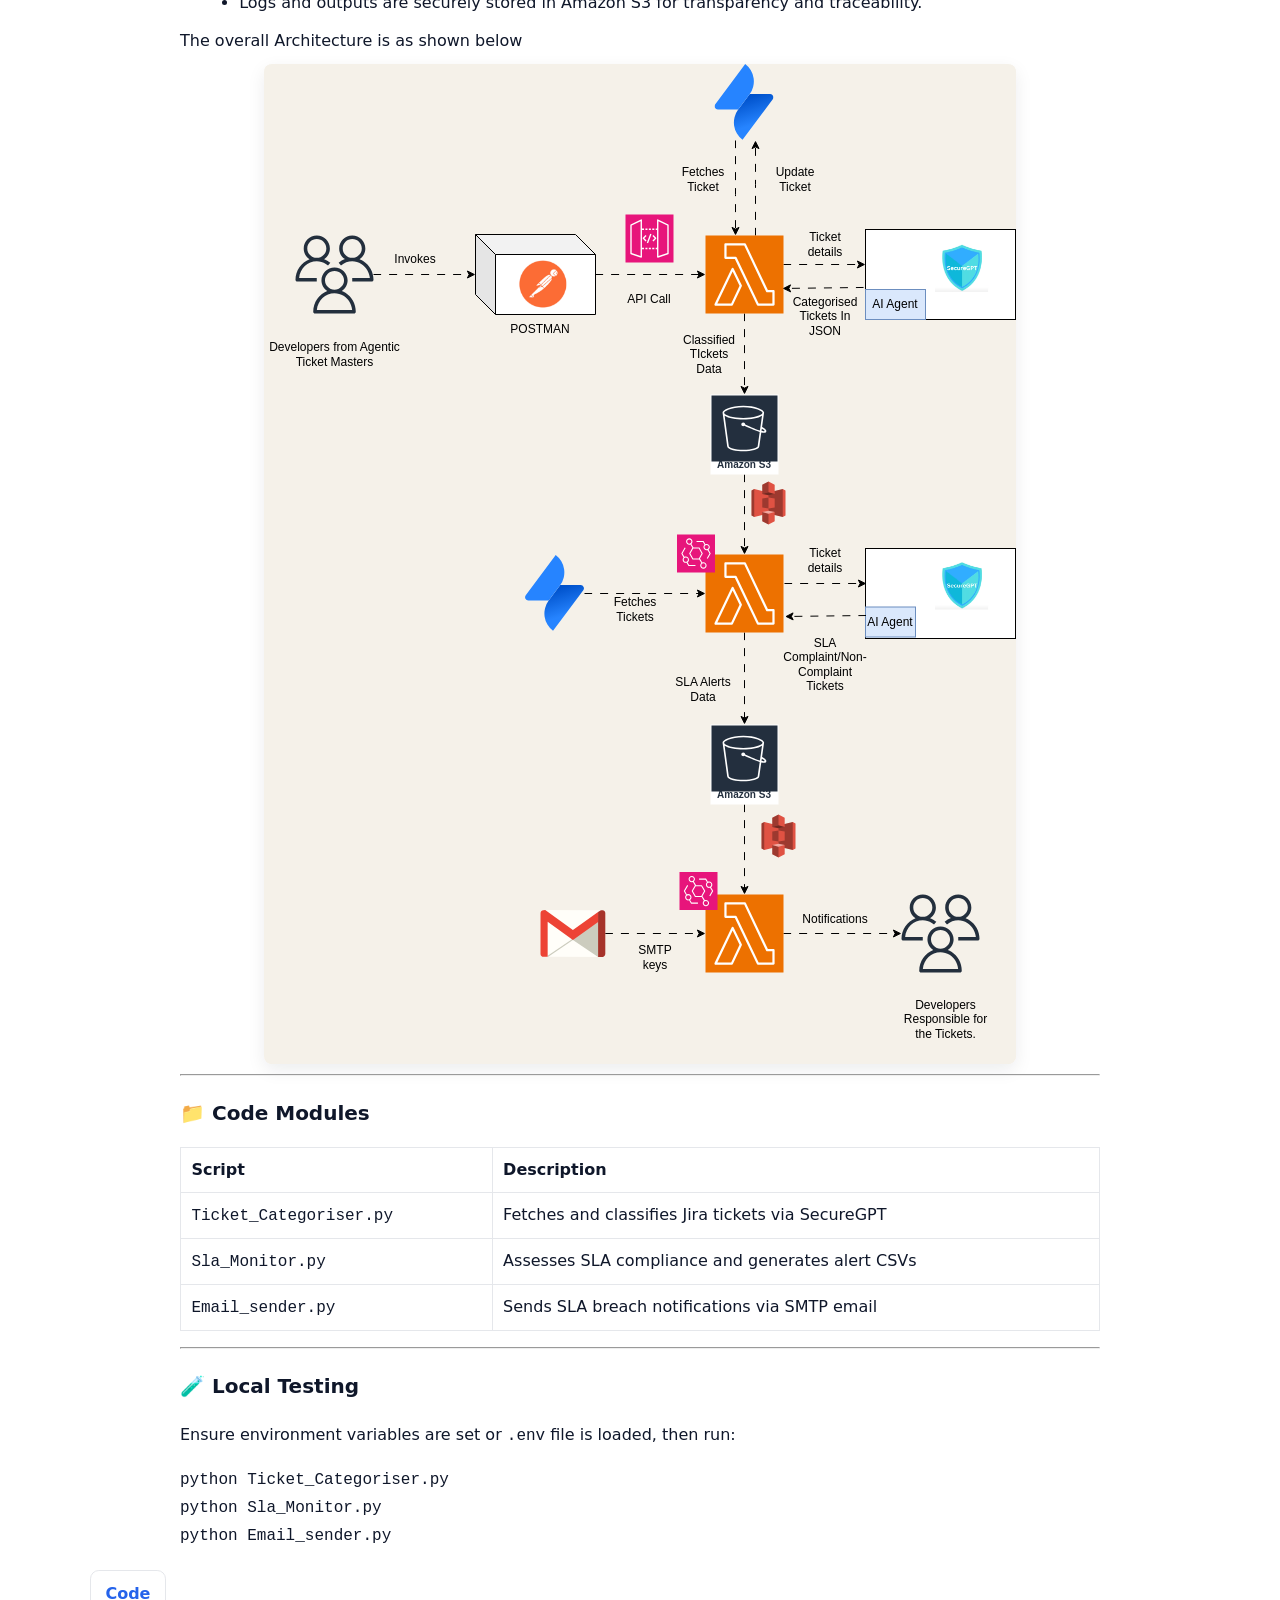
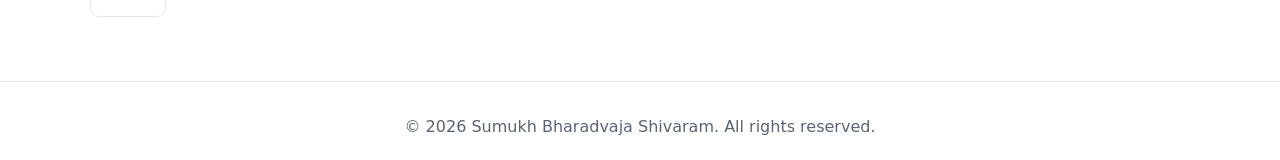
<file: details/agentic-ticket/index.html>
<!doctype html>
<html lang="en">
  <head>
    <meta charset="utf-8" />
    <meta name="viewport" content="width=device-width, initial-scale=1" />
    <title>Agentic Ticket Monitoring & SLA — Details</title>
    <meta name="description" content="Agentic Ticket Monitoring & SLA — project details and README." />
    <link rel="stylesheet" href="../../assets/css/styles.css" />
    <link rel="icon" href="../../assets/img/agent.png" type="image" />
  </head>
  <body>
    <header class="site-header">
      <div class="container nav-wrap">
        <a class="brand" href="../../index.html">SUMUKH BHARADVAJA SHIVARAM</a>
        <button class="nav-toggle" aria-expanded="false" aria-controls="site-nav" aria-label="Toggle navigation">
          <span class="bar"></span><span class="bar"></span><span class="bar"></span>
        </button>
        <nav id="site-nav" class="site-nav">
          <a href="../../index.html#about">About</a>
          <a href="../../index.html#featured">Academic Projects</a>
          <a href="../../index.html#experience">Experience</a>
          <a href="../../index.html#skills">Skills</a>
          <a href="../../index.html#contact">Contact</a>
        </nav>
      </div>
    </header>
    <main class="container wiki">
      <h1 class="title">Agentic Ticket Monitoring & SLA</h1>
      <article class="md">
<div id="readme" class="md" data-path="README.md"><article class="markdown-body entry-content container-lg" itemprop="text"><div class="markdown-heading" dir="auto"><h1 class="heading-element" dir="auto">Agentic AI for Intelligent Service Ticket Management and SLA Compliance Monitoring</h1><a id="user-content-agentic-ai-for-intelligent-service-ticket-management-and-sla-compliance-monitoring" class="anchor" aria-label="Permalink: Agentic AI for Intelligent Service Ticket Management and SLA Compliance Monitoring" href="#agentic-ai-for-intelligent-service-ticket-management-and-sla-compliance-monitoring"><svg class="octicon octicon-link" viewBox="0 0 16 16" version="1.1" width="16" height="16" aria-hidden="true"><path d="m7.775 3.275 1.25-1.25a3.5 3.5 0 1 1 4.95 4.95l-2.5 2.5a3.5 3.5 0 0 1-4.95 0 .751.751 0 0 1 .018-1.042.751.751 0 0 1 1.042-.018 1.998 1.998 0 0 0 2.83 0l2.5-2.5a2.002 2.002 0 0 0-2.83-2.83l-1.25 1.25a.751.751 0 0 1-1.042-.018.751.751 0 0 1-.018-1.042Zm-4.69 9.64a1.998 1.998 0 0 0 2.83 0l1.25-1.25a.751.751 0 0 1 1.042.018.751.751 0 0 1 .018 1.042l-1.25 1.25a3.5 3.5 0 1 1-4.95-4.95l2.5-2.5a3.5 3.5 0 0 1 4.95 0 .751.751 0 0 1-.018 1.042.751.751 0 0 1-1.042.018 1.998 1.998 0 0 0-2.83 0l-2.5 2.5a1.998 1.998 0 0 0 0 2.83Z"></path></svg></a></div>
<div class="markdown-heading" dir="auto"><h2 class="heading-element" dir="auto">Introduction</h2><a id="user-content-introduction" class="anchor" aria-label="Permalink: Introduction" href="#introduction"><svg class="octicon octicon-link" viewBox="0 0 16 16" version="1.1" width="16" height="16" aria-hidden="true"><path d="m7.775 3.275 1.25-1.25a3.5 3.5 0 1 1 4.95 4.95l-2.5 2.5a3.5 3.5 0 0 1-4.95 0 .751.751 0 0 1 .018-1.042.751.751 0 0 1 1.042-.018 1.998 1.998 0 0 0 2.83 0l2.5-2.5a2.002 2.002 0 0 0-2.83-2.83l-1.25 1.25a.751.751 0 0 1-1.042-.018.751.751 0 0 1-.018-1.042Zm-4.69 9.64a1.998 1.998 0 0 0 2.83 0l1.25-1.25a.751.751 0 0 1 1.042.018.751.751 0 0 1 .018 1.042l-1.25 1.25a3.5 3.5 0 1 1-4.95-4.95l2.5-2.5a3.5 3.5 0 0 1 4.95 0 .751.751 0 0 1-.018 1.042.751.751 0 0 1-1.042.018 1.998 1.998 0 0 0-2.83 0l-2.5 2.5a1.998 1.998 0 0 0 0 2.83Z"></path></svg></a></div>
<div class="markdown-heading" dir="auto"><h3 class="heading-element" dir="auto">About Secure AgenticAI</h3><a id="user-content-about-secure-agenticai" class="anchor" aria-label="Permalink: About Secure AgenticAI" href="#about-secure-agenticai"><svg class="octicon octicon-link" viewBox="0 0 16 16" version="1.1" width="16" height="16" aria-hidden="true"><path d="m7.775 3.275 1.25-1.25a3.5 3.5 0 1 1 4.95 4.95l-2.5 2.5a3.5 3.5 0 0 1-4.95 0 .751.751 0 0 1 .018-1.042.751.751 0 0 1 1.042-.018 1.998 1.998 0 0 0 2.83 0l2.5-2.5a2.002 2.002 0 0 0-2.83-2.83l-1.25 1.25a.751.751 0 0 1-1.042-.018.751.751 0 0 1-.018-1.042Zm-4.69 9.64a1.998 1.998 0 0 0 2.83 0l1.25-1.25a.751.751 0 0 1 1.042.018.751.751 0 0 1 .018 1.042l-1.25 1.25a3.5 3.5 0 1 1-4.95-4.95l2.5-2.5a3.5 3.5 0 0 1 4.95 0 .751.751 0 0 1-.018 1.042.751.751 0 0 1-1.042.018 1.998 1.998 0 0 0-2.83 0l-2.5 2.5a1.998 1.998 0 0 0 0 2.83Z"></path></svg></a></div>
<p dir="auto">Agentic AI is a probabilistic intelligence system designed to adapt dynamically to changing data and operational environments. Unlike deterministic automation tools like RPA (Robotic Process Automation), Agentic AI makes decisions based on pattern recognition, context awareness, and statistical likelihoods, enabling it to automate complex workflows where traditional systems fall short.</p>
<div class="markdown-heading" dir="auto"><h3 class="heading-element" dir="auto">Context within Agentic AI Project</h3><a id="user-content-context-within-agentic-ai-project" class="anchor" aria-label="Permalink: Context within Agentic AI Project" href="#context-within-agentic-ai-project"><svg class="octicon octicon-link" viewBox="0 0 16 16" version="1.1" width="16" height="16" aria-hidden="true"><path d="m7.775 3.275 1.25-1.25a3.5 3.5 0 1 1 4.95 4.95l-2.5 2.5a3.5 3.5 0 0 1-4.95 0 .751.751 0 0 1 .018-1.042.751.751 0 0 1 1.042-.018 1.998 1.998 0 0 0 2.83 0l2.5-2.5a2.002 2.002 0 0 0-2.83-2.83l-1.25 1.25a.751.751 0 0 1-1.042-.018.751.751 0 0 1-.018-1.042Zm-4.69 9.64a1.998 1.998 0 0 0 2.83 0l1.25-1.25a.751.751 0 0 1 1.042.018.751.751 0 0 1 .018 1.042l-1.25 1.25a3.5 3.5 0 1 1-4.95-4.95l2.5-2.5a3.5 3.5 0 0 1 4.95 0 .751.751 0 0 1-.018 1.042.751.751 0 0 1-1.042.018 1.998 1.998 0 0 0-2.83 0l-2.5 2.5a1.998 1.998 0 0 0 0 2.83Z"></path></svg></a></div>
<p dir="auto">This work is part of a broader cybersecurity initiative titled <strong>"Agentic AI using Secure AgenticAI"</strong>, which is a four-part solution for real-time cybersecurity compliance and threat response. Developed in partnership with <strong>Momentum</strong> and <strong>SecureGPT</strong>, the project leverages large language models and intelligent agents to ensure organizations maintain cybersecurity compliance and mitigate risks effectively.</p>
<div class="markdown-heading" dir="auto"><h3 class="heading-element" dir="auto">About Goal 2 – Service Ticket Management Agent</h3><a id="user-content-about-goal-2--service-ticket-management-agent" class="anchor" aria-label="Permalink: About Goal 2 – Service Ticket Management Agent" href="#about-goal-2--service-ticket-management-agent"><svg class="octicon octicon-link" viewBox="0 0 16 16" version="1.1" width="16" height="16" aria-hidden="true"><path d="m7.775 3.275 1.25-1.25a3.5 3.5 0 1 1 4.95 4.95l-2.5 2.5a3.5 3.5 0 0 1-4.95 0 .751.751 0 0 1 .018-1.042.751.751 0 0 1 1.042-.018 1.998 1.998 0 0 0 2.83 0l2.5-2.5a2.002 2.002 0 0 0-2.83-2.83l-1.25 1.25a.751.751 0 0 1-1.042-.018.751.751 0 0 1-.018-1.042Zm-4.69 9.64a1.998 1.998 0 0 0 2.83 0l1.25-1.25a.751.751 0 0 1 1.042.018.751.751 0 0 1 .018 1.042l-1.25 1.25a3.5 3.5 0 1 1-4.95-4.95l2.5-2.5a3.5 3.5 0 0 1 4.95 0 .751.751 0 0 1-.018 1.042.751.751 0 0 1-1.042.018 1.998 1.998 0 0 0-2.83 0l-2.5 2.5a1.998 1.998 0 0 0 0 2.83Z"></path></svg></a></div>
<p dir="auto">Our team, <strong>Agentic Ticket Masters</strong>, is responsible for <strong>Goal 2</strong> of the project — building an <strong>AI-powered Service Ticket Management Agent</strong> that automates the lifecycle of service tickets, from categorization and team assignment to SLA tracking and breach notifications.</p>
<p dir="auto">Our solution improves IT service responsiveness, ensures SLA compliance, and enhances overall support operations using agentic reasoning.</p>
<hr>
<div class="markdown-heading" dir="auto"><h2 class="heading-element" dir="auto">Solution Overview</h2><a id="user-content-solution-overview" class="anchor" aria-label="Permalink: Solution Overview" href="#solution-overview"><svg class="octicon octicon-link" viewBox="0 0 16 16" version="1.1" width="16" height="16" aria-hidden="true"><path d="m7.775 3.275 1.25-1.25a3.5 3.5 0 1 1 4.95 4.95l-2.5 2.5a3.5 3.5 0 0 1-4.95 0 .751.751 0 0 1 .018-1.042.751.751 0 0 1 1.042-.018 1.998 1.998 0 0 0 2.83 0l2.5-2.5a2.002 2.002 0 0 0-2.83-2.83l-1.25 1.25a.751.751 0 0 1-1.042-.018.751.751 0 0 1-.018-1.042Zm-4.69 9.64a1.998 1.998 0 0 0 2.83 0l1.25-1.25a.751.751 0 0 1 1.042.018.751.751 0 0 1 .018 1.042l-1.25 1.25a3.5 3.5 0 1 1-4.95-4.95l2.5-2.5a3.5 3.5 0 0 1 4.95 0 .751.751 0 0 1-.018 1.042.751.751 0 0 1-1.042.018 1.998 1.998 0 0 0-2.83 0l-2.5 2.5a1.998 1.998 0 0 0 0 2.83Z"></path></svg></a></div>
<p dir="auto">This solution leverages <strong>SecureGPT</strong> for intelligent classification and decision-making. It is deployed as a <strong>modular, serverless pipeline on AWS</strong>, triggered through S3 events and manual invocations, allowing real-time processing and alerting without human intervention.</p>
<p dir="auto">! [Deployment] (deployment.svg)</p>
<p dir="auto">We have provided the prompts to generate the specific code modules:</p>
<ol dir="auto">
<li><strong>Ticket Categoriser</strong> — <a href="./Ticket_categoriser_prompt.txt">Ticket_categoriser_prompt.txt</a></li>
<li><strong>SLA Monitor</strong> — <a href="./Sla_monitor_prompt.txt">Sla_monitor_prompt.txt</a></li>
<li><strong>Email Sender</strong> — <a href="./Email_sender_prompt.txt">Email_sender_prompt.txt</a></li>
</ol>
<hr>
<div class="markdown-heading" dir="auto"><h2 class="heading-element" dir="auto">Data Flow Diagram</h2><a id="user-content-data-flow-diagram" class="anchor" aria-label="Permalink: Data Flow Diagram" href="#data-flow-diagram"><svg class="octicon octicon-link" viewBox="0 0 16 16" version="1.1" width="16" height="16" aria-hidden="true"><path d="m7.775 3.275 1.25-1.25a3.5 3.5 0 1 1 4.95 4.95l-2.5 2.5a3.5 3.5 0 0 1-4.95 0 .751.751 0 0 1 .018-1.042.751.751 0 0 1 1.042-.018 1.998 1.998 0 0 0 2.83 0l2.5-2.5a2.002 2.002 0 0 0-2.83-2.83l-1.25 1.25a.751.751 0 0 1-1.042-.018.751.751 0 0 1-.018-1.042Zm-4.69 9.64a1.998 1.998 0 0 0 2.83 0l1.25-1.25a.751.751 0 0 1 1.042.018.751.751 0 0 1 .018 1.042l-1.25 1.25a3.5 3.5 0 1 1-4.95-4.95l2.5-2.5a3.5 3.5 0 0 1 4.95 0 .751.751 0 0 1-.018 1.042.751.751 0 0 1-1.042.018 1.998 1.998 0 0 0-2.83 0l-2.5 2.5a1.998 1.998 0 0 0 0 2.83Z"></path></svg></a></div>
<p dir="auto">The following diagram illustrates the flow of data and interactions between the components of the system:</p>
<p dir="auto"><a target="_blank" rel="noopener noreferrer" href="images/data.svg"><img src="images/data.svg" alt="Data Flow Diagram" style="max-width: 100%;"></a></p>
<hr>
<div class="markdown-heading" dir="auto"><h3 class="heading-element" dir="auto">Workflow Components</h3><a id="user-content-workflow-components" class="anchor" aria-label="Permalink: Workflow Components" href="#workflow-components"><svg class="octicon octicon-link" viewBox="0 0 16 16" version="1.1" width="16" height="16" aria-hidden="true"><path d="m7.775 3.275 1.25-1.25a3.5 3.5 0 1 1 4.95 4.95l-2.5 2.5a3.5 3.5 0 0 1-4.95 0 .751.751 0 0 1 .018-1.042.751.751 0 0 1 1.042-.018 1.998 1.998 0 0 0 2.83 0l2.5-2.5a2.002 2.002 0 0 0-2.83-2.83l-1.25 1.25a.751.751 0 0 1-1.042-.018.751.751 0 0 1-.018-1.042Zm-4.69 9.64a1.998 1.998 0 0 0 2.83 0l1.25-1.25a.751.751 0 0 1 1.042.018.751.751 0 0 1 .018 1.042l-1.25 1.25a3.5 3.5 0 1 1-4.95-4.95l2.5-2.5a3.5 3.5 0 0 1 4.95 0 .751.751 0 0 1-.018 1.042.751.751 0 0 1-1.042.018 1.998 1.998 0 0 0-2.83 0l-2.5 2.5a1.998 1.998 0 0 0 0 2.83Z"></path></svg></a></div>
<ol dir="auto">
<li>
<p dir="auto"><strong>Jira Ticket Ingestion</strong><br>
Tickets are retrieved from Jira Cloud using the Jira REST API.</p>
</li>
<li>
<p dir="auto"><strong>Ticket Categorization (<code>Ticket_Categoriser.py</code>)</strong></p>
<ul dir="auto">
<li>Runs as an AWS Lambda function.</li>
<li>Sends ticket data to <strong>SecureGPT</strong> to classify priority, severity, urgency, component, and team.</li>
<li>Updates Jira and uploads <code>categorized_tickets.csv</code> to S3.</li>
</ul>
</li>
</ol>
<p dir="auto"><a target="_blank" rel="noopener noreferrer" href="images/ticket.svg"><img src="images/ticket.svg" alt="Ticket Categoriser" style="max-width: 100%;"></a></p>
<ol start="3" dir="auto">
<li><strong>SLA Monitoring (<code>Sla_Monitor.py</code>)</strong>
<ul dir="auto">
<li>Triggered by the upload of <code>categorized_tickets.csv</code>.</li>
<li>Evaluates whether each ticket meets SLA conditions using SecureGPT.</li>
<li>Outputs results in <code>sla_tickets_alerts.csv</code>.</li>
</ul>
</li>
</ol>
<p dir="auto"><a target="_blank" rel="noopener noreferrer" href="images/data.svg"><img src="images/data.svg" alt="Sla Monitor" style="max-width: 100%;"></a></p>
<ol start="4" dir="auto">
<li><strong>Email Alerts (<code>Email_sender.py</code>)</strong>
<ul dir="auto">
<li>Triggered by the upload of <code>sla_tickets_alerts.csv</code>.</li>
<li>Sends automated SLA breach notifications via SMTP to ticket assignees and CC'd stakeholders.
<a target="_blank" rel="noopener noreferrer" href="images/email.svg"><img src="images/email.svg" alt="Email Sender" style="max-width: 100%;"></a></li>
</ul>
</li>
</ol>
<hr>
<div class="markdown-heading" dir="auto"><h2 class="heading-element" dir="auto">Deployment and Security</h2><a id="user-content-deployment-and-security" class="anchor" aria-label="Permalink: Deployment and Security" href="#deployment-and-security"><svg class="octicon octicon-link" viewBox="0 0 16 16" version="1.1" width="16" height="16" aria-hidden="true"><path d="m7.775 3.275 1.25-1.25a3.5 3.5 0 1 1 4.95 4.95l-2.5 2.5a3.5 3.5 0 0 1-4.95 0 .751.751 0 0 1 .018-1.042.751.751 0 0 1 1.042-.018 1.998 1.998 0 0 0 2.83 0l2.5-2.5a2.002 2.002 0 0 0-2.83-2.83l-1.25 1.25a.751.751 0 0 1-1.042-.018.751.751 0 0 1-.018-1.042Zm-4.69 9.64a1.998 1.998 0 0 0 2.83 0l1.25-1.25a.751.751 0 0 1 1.042.018.751.751 0 0 1 .018 1.042l-1.25 1.25a3.5 3.5 0 1 1-4.95-4.95l2.5-2.5a3.5 3.5 0 0 1 4.95 0 .751.751 0 0 1-.018 1.042.751.751 0 0 1-1.042.018 1.998 1.998 0 0 0-2.83 0l-2.5 2.5a1.998 1.998 0 0 0 0 2.83Z"></path></svg></a></div>
<ul dir="auto">
<li>All modules are deployed as <strong>AWS Lambda functions</strong> with <strong>event-driven automation</strong> via S3 triggers.</li>
<li>All credentials and tokens are securely handled via <strong>environment variables</strong>.</li>
<li>GitHub Push Protection ensures secrets never reach version control.</li>
<li>Logs and outputs are securely stored in Amazon S3 for transparency and traceability.</li>
</ul>
<p dir="auto">The overall Architecture is as shown below
<a target="_blank" rel="noopener noreferrer" href="images/architecture.svg"><img src="images/architecture.svg" alt="AWS Architecture" style="max-width: 100%;"></a></p>
<hr>
<div class="markdown-heading" dir="auto"><h2 class="heading-element" dir="auto">📁 Code Modules</h2><a id="user-content--code-modules" class="anchor" aria-label="Permalink: 📁 Code Modules" href="#-code-modules"><svg class="octicon octicon-link" viewBox="0 0 16 16" version="1.1" width="16" height="16" aria-hidden="true"><path d="m7.775 3.275 1.25-1.25a3.5 3.5 0 1 1 4.95 4.95l-2.5 2.5a3.5 3.5 0 0 1-4.95 0 .751.751 0 0 1 .018-1.042.751.751 0 0 1 1.042-.018 1.998 1.998 0 0 0 2.83 0l2.5-2.5a2.002 2.002 0 0 0-2.83-2.83l-1.25 1.25a.751.751 0 0 1-1.042-.018.751.751 0 0 1-.018-1.042Zm-4.69 9.64a1.998 1.998 0 0 0 2.83 0l1.25-1.25a.751.751 0 0 1 1.042.018.751.751 0 0 1 .018 1.042l-1.25 1.25a3.5 3.5 0 1 1-4.95-4.95l2.5-2.5a3.5 3.5 0 0 1 4.95 0 .751.751 0 0 1-.018 1.042.751.751 0 0 1-1.042.018 1.998 1.998 0 0 0-2.83 0l-2.5 2.5a1.998 1.998 0 0 0 0 2.83Z"></path></svg></a></div>
<markdown-accessiblity-table><table>
<thead>
<tr>
<th>Script</th>
<th>Description</th>
</tr>
</thead>
<tbody>
<tr>
<td><code>Ticket_Categoriser.py</code></td>
<td>Fetches and classifies Jira tickets via SecureGPT</td>
</tr>
<tr>
<td><code>Sla_Monitor.py</code></td>
<td>Assesses SLA compliance and generates alert CSVs</td>
</tr>
<tr>
<td><code>Email_sender.py</code></td>
<td>Sends SLA breach notifications via SMTP email</td>
</tr>
</tbody>
</table></markdown-accessiblity-table>
<hr>
<div class="markdown-heading" dir="auto"><h2 class="heading-element" dir="auto">🧪 Local Testing</h2><a id="user-content--local-testing" class="anchor" aria-label="Permalink: 🧪 Local Testing" href="#-local-testing"><svg class="octicon octicon-link" viewBox="0 0 16 16" version="1.1" width="16" height="16" aria-hidden="true"><path d="m7.775 3.275 1.25-1.25a3.5 3.5 0 1 1 4.95 4.95l-2.5 2.5a3.5 3.5 0 0 1-4.95 0 .751.751 0 0 1 .018-1.042.751.751 0 0 1 1.042-.018 1.998 1.998 0 0 0 2.83 0l2.5-2.5a2.002 2.002 0 0 0-2.83-2.83l-1.25 1.25a.751.751 0 0 1-1.042-.018.751.751 0 0 1-.018-1.042Zm-4.69 9.64a1.998 1.998 0 0 0 2.83 0l1.25-1.25a.751.751 0 0 1 1.042.018.751.751 0 0 1 .018 1.042l-1.25 1.25a3.5 3.5 0 1 1-4.95-4.95l2.5-2.5a3.5 3.5 0 0 1 4.95 0 .751.751 0 0 1-.018 1.042.751.751 0 0 1-1.042.018 1.998 1.998 0 0 0-2.83 0l-2.5 2.5a1.998 1.998 0 0 0 0 2.83Z"></path></svg></a></div>
<p dir="auto">Ensure environment variables are set or <code>.env</code> file is loaded, then run:</p>
<div class="highlight highlight-source-shell notranslate position-relative overflow-auto" dir="auto" data-snippet-clipboard-copy-content="python Ticket_Categoriser.py
python Sla_Monitor.py
python Email_sender.py"><pre>python Ticket_Categoriser.py
python Sla_Monitor.py
python Email_sender.py</pre></div>
</article></div>
      </article>
      <p class="links" style="margin:1.25rem 0 2rem">
        <a class="btn" href="https://github.com/Sumukh-Bharadvaja/Agentic_Ticket_Monitoring_System" target="_blank" rel="noopener">Code</a>
      </p>
    </main>
    <footer class="site-footer"><div class="container"><p>© <span id="year"></span> Sumukh Bharadvaja Shivaram. All rights reserved.</p></div></footer>
    <script src="../../assets/js/main.js"></script>
  </body>
</html>
</file>
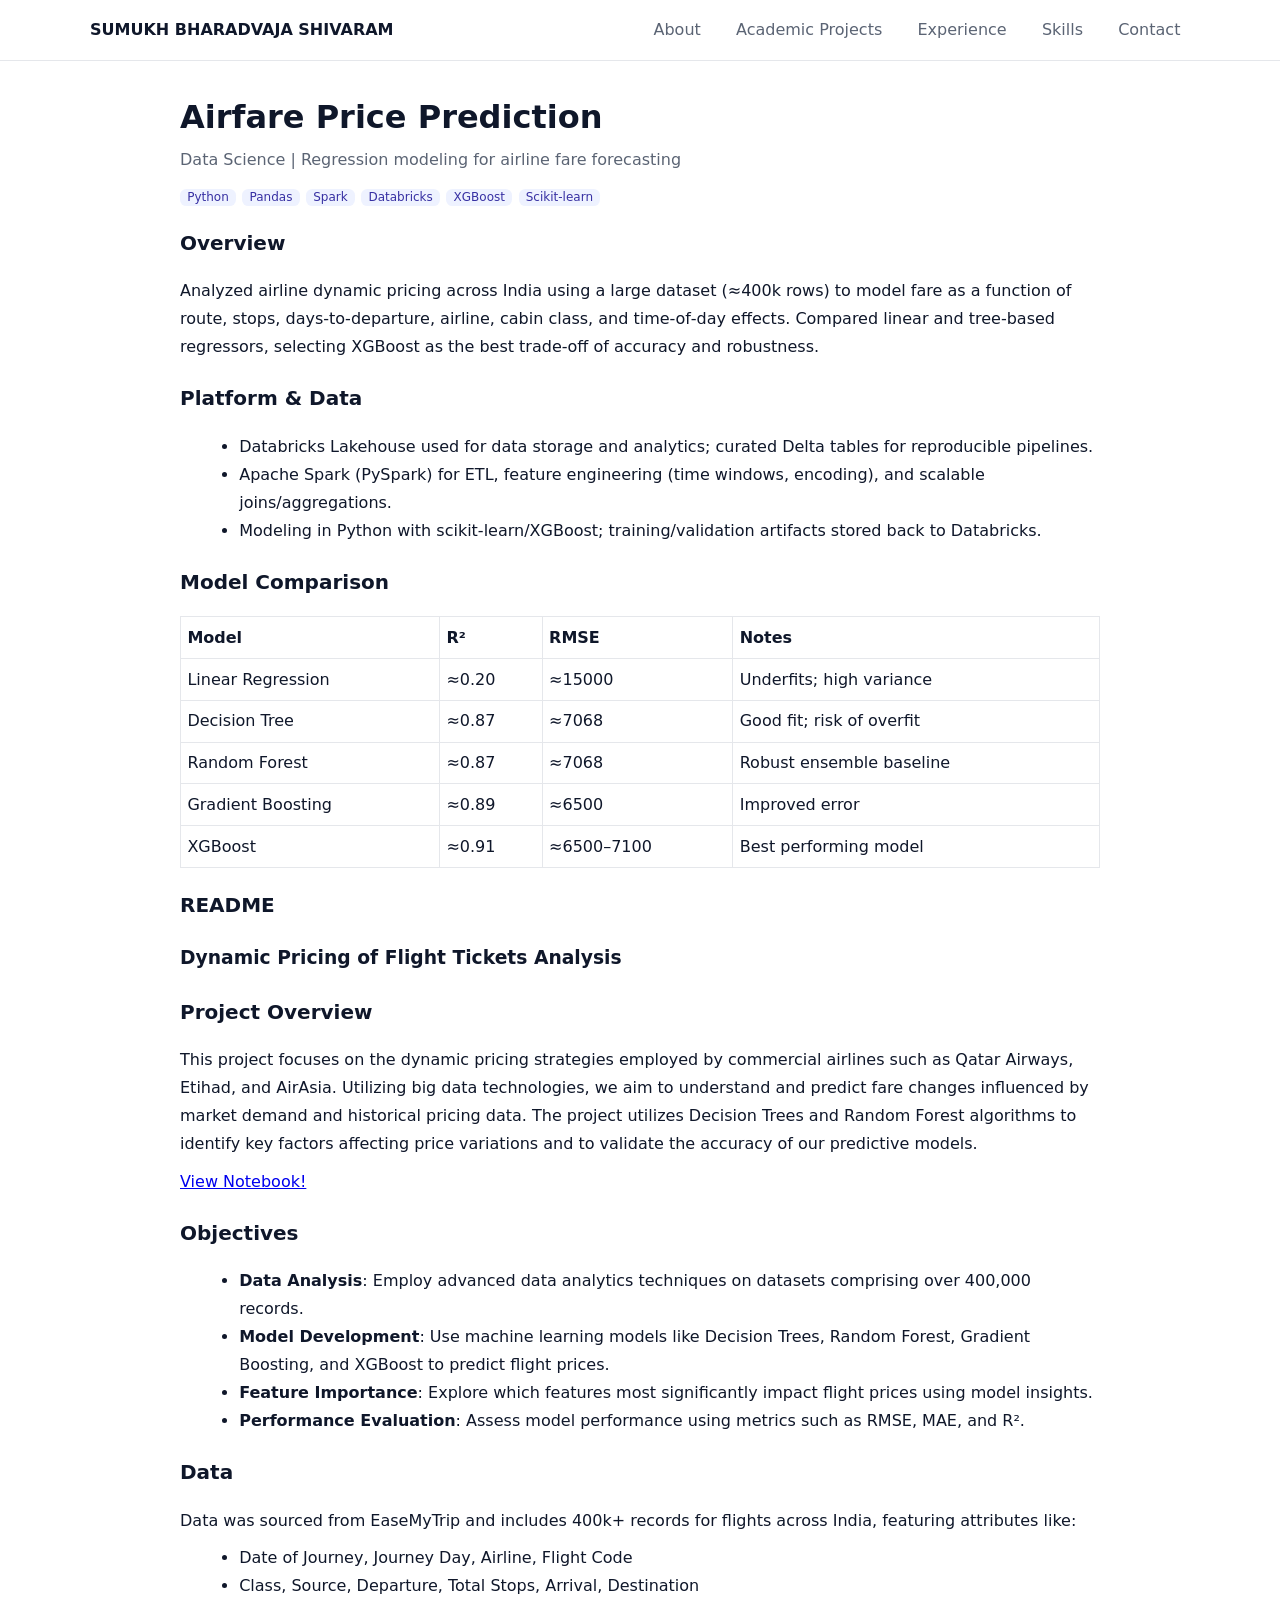
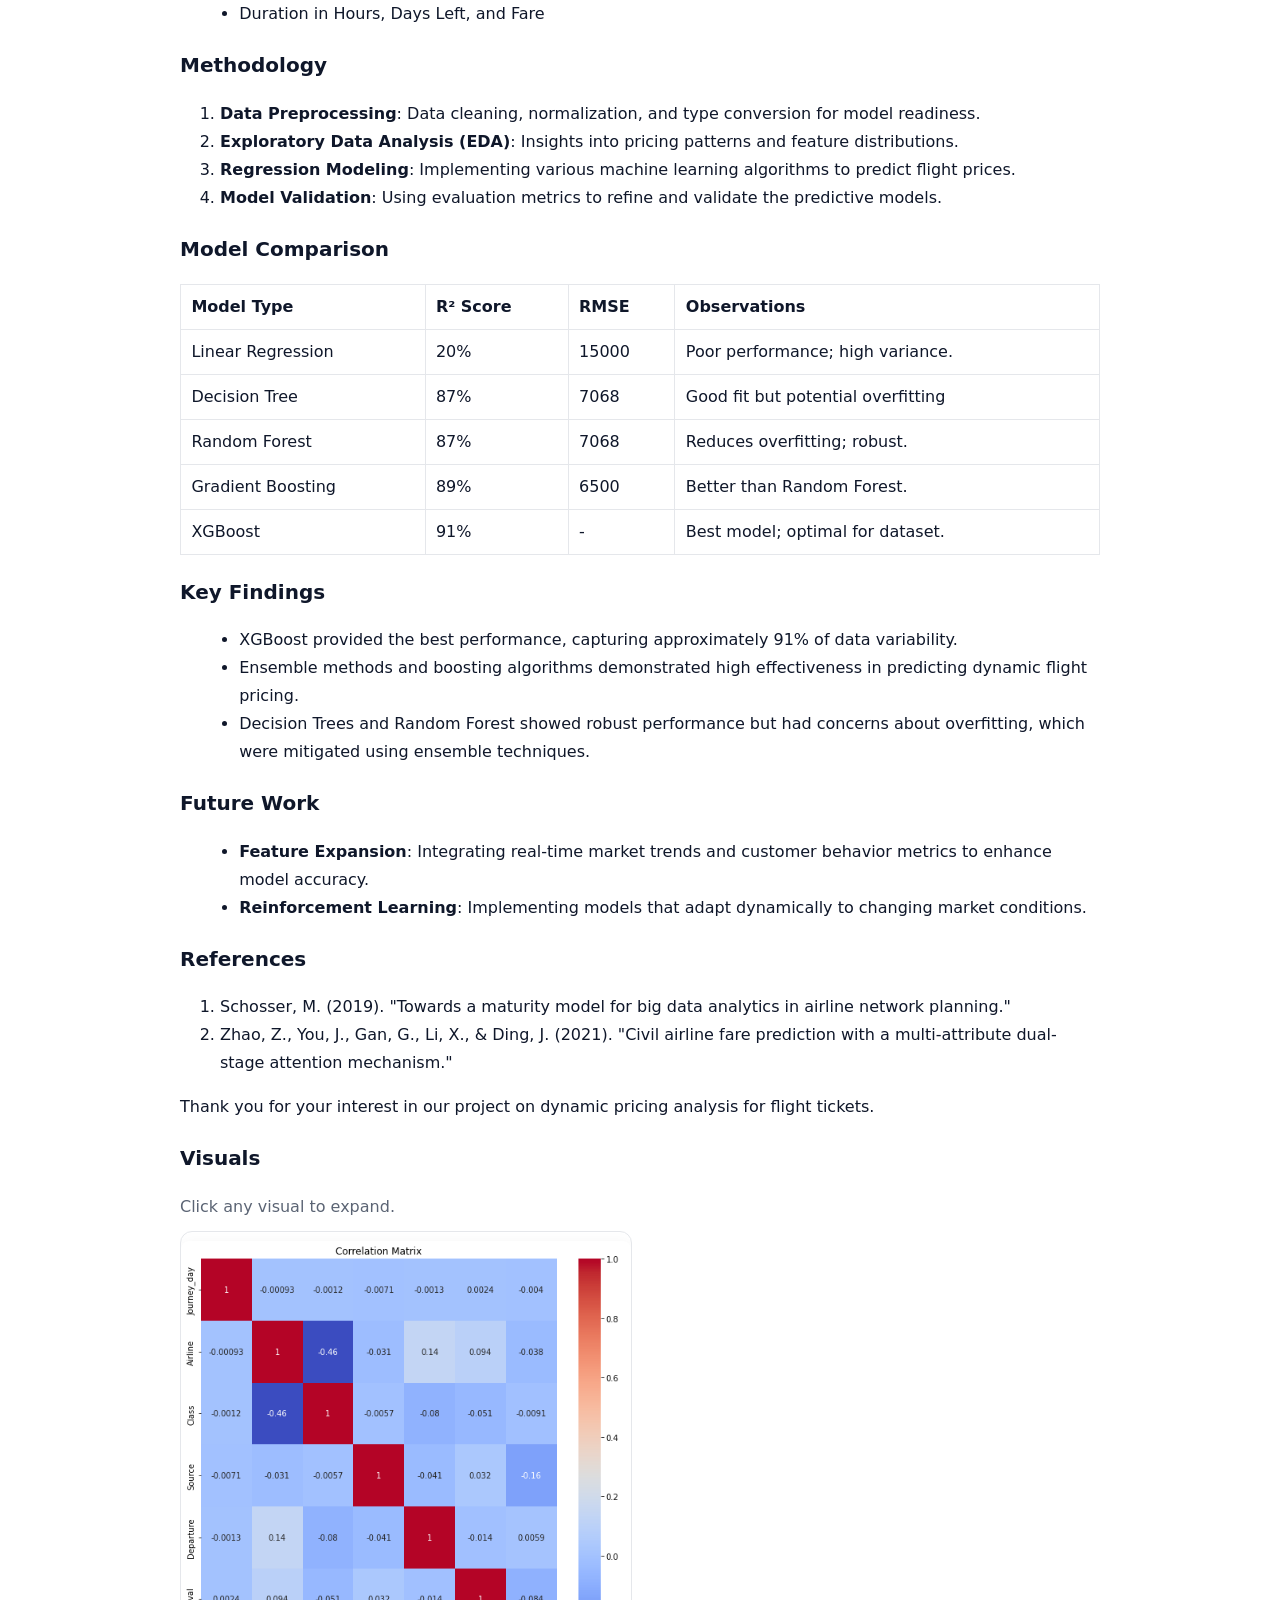
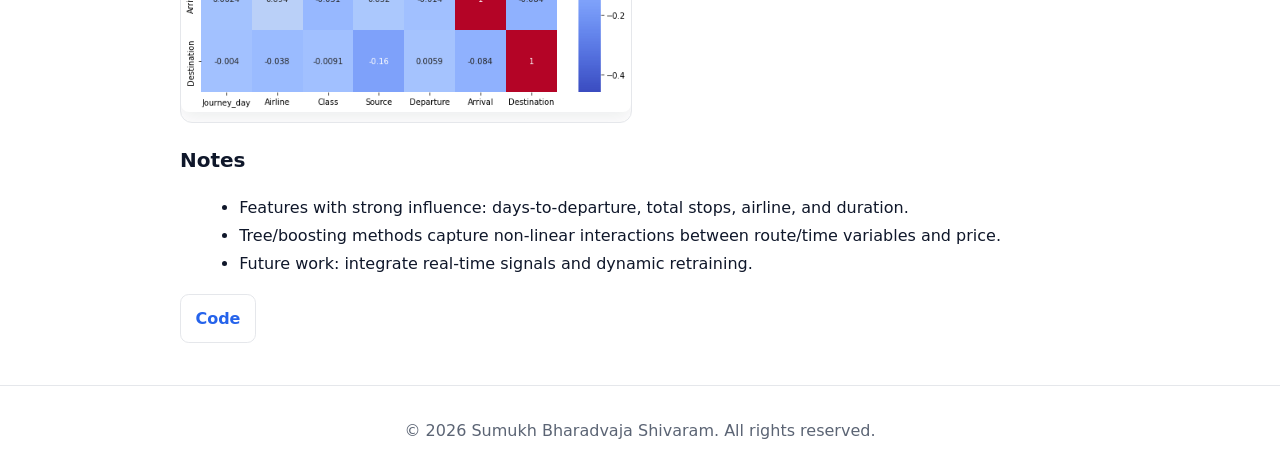
<file: details/airfare-price/index.html>
<!doctype html>
<html lang="en">
  <head>
    <meta charset="utf-8" />
    <meta name="viewport" content="width=device-width, initial-scale=1" />
    <title>Airfare Price Prediction — Details</title>
    <meta name="description" content="Dynamic pricing analysis and machine learning for flight fare prediction." />
    <link rel="stylesheet" href="../../assets/css/styles.css" />
    <link rel="icon" href="../../assets/img/airfare_price.jpg" type="image/jpeg" />
  </head>
  <body>
    <header class="site-header">
      <div class="container nav-wrap">
        <a class="brand" href="../../index.html">SUMUKH BHARADVAJA SHIVARAM</a>
        <button class="nav-toggle" aria-expanded="false" aria-controls="site-nav" aria-label="Toggle navigation">
          <span class="bar"></span><span class="bar"></span><span class="bar"></span>
        </button>
        <nav id="site-nav" class="site-nav">
          <a href="../../index.html#about">About</a>
          <a href="../../index.html#featured">Academic Projects</a>
          <a href="../../index.html#experience">Experience</a>
          <a href="../../index.html#skills">Skills</a>
          <a href="../../index.html#contact">Contact</a>
        </nav>
      </div>
    </header>
    <main class="container wiki">
      <h1 class="title">Airfare Price Prediction</h1>
      <p class="subtitle muted">Data Science | Regression modeling for airline fare forecasting</p>
      <div class="meta"><span class="tag">Python</span><span class="tag">Pandas</span><span class="tag">Spark</span><span class="tag">Databricks</span><span class="tag">XGBoost</span><span class="tag">Scikit‑learn</span></div>

      <article class="md">
        <h2 id="overview">Overview</h2>
        <p>Analyzed airline dynamic pricing across India using a large dataset (≈400k rows) to model fare as a function of route, stops, days‑to‑departure, airline, cabin class, and time‑of‑day effects. Compared linear and tree‑based regressors, selecting XGBoost as the best trade‑off of accuracy and robustness.</p>

        <h2 id="platform">Platform & Data</h2>
        <ul>
          <li>Databricks Lakehouse used for data storage and analytics; curated Delta tables for reproducible pipelines.</li>
          <li>Apache Spark (PySpark) for ETL, feature engineering (time windows, encoding), and scalable joins/aggregations.</li>
          <li>Modeling in Python with scikit‑learn/XGBoost; training/validation artifacts stored back to Databricks.</li>
        </ul>

        <h2 id="results">Model Comparison</h2>
        <table style="width:100%; border-collapse:collapse">
          <thead>
            <tr>
              <th style="text-align:left; border-bottom:1px solid #e5e7eb; padding:.4rem">Model</th>
              <th style="text-align:left; border-bottom:1px solid #e5e7eb; padding:.4rem">R²</th>
              <th style="text-align:left; border-bottom:1px solid #e5e7eb; padding:.4rem">RMSE</th>
              <th style="text-align:left; border-bottom:1px solid #e5e7eb; padding:.4rem">Notes</th>
            </tr>
          </thead>
          <tbody>
            <tr><td style="padding:.4rem">Linear Regression</td><td style="padding:.4rem">≈0.20</td><td style="padding:.4rem">≈15000</td><td style="padding:.4rem">Underfits; high variance</td></tr>
            <tr><td style="padding:.4rem">Decision Tree</td><td style="padding:.4rem">≈0.87</td><td style="padding:.4rem">≈7068</td><td style="padding:.4rem">Good fit; risk of overfit</td></tr>
            <tr><td style="padding:.4rem">Random Forest</td><td style="padding:.4rem">≈0.87</td><td style="padding:.4rem">≈7068</td><td style="padding:.4rem">Robust ensemble baseline</td></tr>
            <tr><td style="padding:.4rem">Gradient Boosting</td><td style="padding:.4rem">≈0.89</td><td style="padding:.4rem">≈6500</td><td style="padding:.4rem">Improved error</td></tr>
            <tr><td style="padding:.4rem">XGBoost</td><td style="padding:.4rem">≈0.91</td><td style="padding:.4rem">≈6500–7100</td><td style="padding:.4rem">Best performing model</td></tr>
          </tbody>
        </table>

        <h2 id="readme">README</h2>
<div id="readme" class="md" data-path="README.md"><article class="markdown-body entry-content container-lg" itemprop="text"><div class="markdown-heading" dir="auto"><h1 class="heading-element" dir="auto">Dynamic Pricing of Flight Tickets Analysis</h1><a id="user-content-dynamic-pricing-of-flight-tickets-analysis" class="anchor" aria-label="Permalink: Dynamic Pricing of Flight Tickets Analysis" href="#dynamic-pricing-of-flight-tickets-analysis"><svg class="octicon octicon-link" viewBox="0 0 16 16" version="1.1" width="16" height="16" aria-hidden="true"><path d="m7.775 3.275 1.25-1.25a3.5 3.5 0 1 1 4.95 4.95l-2.5 2.5a3.5 3.5 0 0 1-4.95 0 .751.751 0 0 1 .018-1.042.751.751 0 0 1 1.042-.018 1.998 1.998 0 0 0 2.83 0l2.5-2.5a2.002 2.002 0 0 0-2.83-2.83l-1.25 1.25a.751.751 0 0 1-1.042-.018.751.751 0 0 1-.018-1.042Zm-4.69 9.64a1.998 1.998 0 0 0 2.83 0l1.25-1.25a.751.751 0 0 1 1.042.018.751.751 0 0 1 .018 1.042l-1.25 1.25a3.5 3.5 0 1 1-4.95-4.95l2.5-2.5a3.5 3.5 0 0 1 4.95 0 .751.751 0 0 1-.018 1.042.751.751 0 0 1-1.042.018 1.998 1.998 0 0 0-2.83 0l-2.5 2.5a1.998 1.998 0 0 0 0 2.83Z"></path></svg></a></div>
<div class="markdown-heading" dir="auto"><h2 class="heading-element" dir="auto">Project Overview</h2><a id="user-content-project-overview" class="anchor" aria-label="Permalink: Project Overview" href="#project-overview"><svg class="octicon octicon-link" viewBox="0 0 16 16" version="1.1" width="16" height="16" aria-hidden="true"><path d="m7.775 3.275 1.25-1.25a3.5 3.5 0 1 1 4.95 4.95l-2.5 2.5a3.5 3.5 0 0 1-4.95 0 .751.751 0 0 1 .018-1.042.751.751 0 0 1 1.042-.018 1.998 1.998 0 0 0 2.83 0l2.5-2.5a2.002 2.002 0 0 0-2.83-2.83l-1.25 1.25a.751.751 0 0 1-1.042-.018.751.751 0 0 1-.018-1.042Zm-4.69 9.64a1.998 1.998 0 0 0 2.83 0l1.25-1.25a.751.751 0 0 1 1.042.018.751.751 0 0 1 .018 1.042l-1.25 1.25a3.5 3.5 0 1 1-4.95-4.95l2.5-2.5a3.5 3.5 0 0 1 4.95 0 .751.751 0 0 1-.018 1.042.751.751 0 0 1-1.042.018 1.998 1.998 0 0 0-2.83 0l-2.5 2.5a1.998 1.998 0 0 0 0 2.83Z"></path></svg></a></div>
<p dir="auto">This project focuses on the dynamic pricing strategies employed by commercial airlines such as Qatar Airways, Etihad, and AirAsia. Utilizing big data technologies, we aim to understand and predict fare changes influenced by market demand and historical pricing data. The project utilizes Decision Trees and Random Forest algorithms to identify key factors affecting price variations and to validate the accuracy of our predictive models.</p>
<p dir="auto"><a href="https://community.cloud.databricks.com/?o=6598817592549858#notebook/3261380534034106" rel="nofollow">View Notebook!</a></p>
<div class="markdown-heading" dir="auto"><h2 class="heading-element" dir="auto">Objectives</h2><a id="user-content-objectives" class="anchor" aria-label="Permalink: Objectives" href="#objectives"><svg class="octicon octicon-link" viewBox="0 0 16 16" version="1.1" width="16" height="16" aria-hidden="true"><path d="m7.775 3.275 1.25-1.25a3.5 3.5 0 1 1 4.95 4.95l-2.5 2.5a3.5 3.5 0 0 1-4.95 0 .751.751 0 0 1 .018-1.042.751.751 0 0 1 1.042-.018 1.998 1.998 0 0 0 2.83 0l2.5-2.5a2.002 2.002 0 0 0-2.83-2.83l-1.25 1.25a.751.751 0 0 1-1.042-.018.751.751 0 0 1-.018-1.042Zm-4.69 9.64a1.998 1.998 0 0 0 2.83 0l1.25-1.25a.751.751 0 0 1 1.042.018.751.751 0 0 1 .018 1.042l-1.25 1.25a3.5 3.5 0 1 1-4.95-4.95l2.5-2.5a3.5 3.5 0 0 1 4.95 0 .751.751 0 0 1-.018 1.042.751.751 0 0 1-1.042.018 1.998 1.998 0 0 0-2.83 0l-2.5 2.5a1.998 1.998 0 0 0 0 2.83Z"></path></svg></a></div>
<ul dir="auto">
<li><strong>Data Analysis</strong>: Employ advanced data analytics techniques on datasets comprising over 400,000 records.</li>
<li><strong>Model Development</strong>: Use machine learning models like Decision Trees, Random Forest, Gradient Boosting, and XGBoost to predict flight prices.</li>
<li><strong>Feature Importance</strong>: Explore which features most significantly impact flight prices using model insights.</li>
<li><strong>Performance Evaluation</strong>: Assess model performance using metrics such as RMSE, MAE, and R².</li>
</ul>
<div class="markdown-heading" dir="auto"><h2 class="heading-element" dir="auto">Data</h2><a id="user-content-data" class="anchor" aria-label="Permalink: Data" href="#data"><svg class="octicon octicon-link" viewBox="0 0 16 16" version="1.1" width="16" height="16" aria-hidden="true"><path d="m7.775 3.275 1.25-1.25a3.5 3.5 0 1 1 4.95 4.95l-2.5 2.5a3.5 3.5 0 0 1-4.95 0 .751.751 0 0 1 .018-1.042.751.751 0 0 1 1.042-.018 1.998 1.998 0 0 0 2.83 0l2.5-2.5a2.002 2.002 0 0 0-2.83-2.83l-1.25 1.25a.751.751 0 0 1-1.042-.018.751.751 0 0 1-.018-1.042Zm-4.69 9.64a1.998 1.998 0 0 0 2.83 0l1.25-1.25a.751.751 0 0 1 1.042.018.751.751 0 0 1 .018 1.042l-1.25 1.25a3.5 3.5 0 1 1-4.95-4.95l2.5-2.5a3.5 3.5 0 0 1 4.95 0 .751.751 0 0 1-.018 1.042.751.751 0 0 1-1.042.018 1.998 1.998 0 0 0-2.83 0l-2.5 2.5a1.998 1.998 0 0 0 0 2.83Z"></path></svg></a></div>
<p dir="auto">Data was sourced from EaseMyTrip and includes 400k+ records for flights across India, featuring attributes like:</p>
<ul dir="auto">
<li>Date of Journey, Journey Day, Airline, Flight Code</li>
<li>Class, Source, Departure, Total Stops, Arrival, Destination</li>
<li>Duration in Hours, Days Left, and Fare</li>
</ul>
<div class="markdown-heading" dir="auto"><h2 class="heading-element" dir="auto">Methodology</h2><a id="user-content-methodology" class="anchor" aria-label="Permalink: Methodology" href="#methodology"><svg class="octicon octicon-link" viewBox="0 0 16 16" version="1.1" width="16" height="16" aria-hidden="true"><path d="m7.775 3.275 1.25-1.25a3.5 3.5 0 1 1 4.95 4.95l-2.5 2.5a3.5 3.5 0 0 1-4.95 0 .751.751 0 0 1 .018-1.042.751.751 0 0 1 1.042-.018 1.998 1.998 0 0 0 2.83 0l2.5-2.5a2.002 2.002 0 0 0-2.83-2.83l-1.25 1.25a.751.751 0 0 1-1.042-.018.751.751 0 0 1-.018-1.042Zm-4.69 9.64a1.998 1.998 0 0 0 2.83 0l1.25-1.25a.751.751 0 0 1 1.042.018.751.751 0 0 1 .018 1.042l-1.25 1.25a3.5 3.5 0 1 1-4.95-4.95l2.5-2.5a3.5 3.5 0 0 1 4.95 0 .751.751 0 0 1-.018 1.042.751.751 0 0 1-1.042.018 1.998 1.998 0 0 0-2.83 0l-2.5 2.5a1.998 1.998 0 0 0 0 2.83Z"></path></svg></a></div>
<ol dir="auto">
<li><strong>Data Preprocessing</strong>: Data cleaning, normalization, and type conversion for model readiness.</li>
<li><strong>Exploratory Data Analysis (EDA)</strong>: Insights into pricing patterns and feature distributions.</li>
<li><strong>Regression Modeling</strong>: Implementing various machine learning algorithms to predict flight prices.</li>
<li><strong>Model Validation</strong>: Using evaluation metrics to refine and validate the predictive models.</li>
</ol>
<div class="markdown-heading" dir="auto"><h2 class="heading-element" dir="auto">Model Comparison</h2><a id="user-content-model-comparison" class="anchor" aria-label="Permalink: Model Comparison" href="#model-comparison"><svg class="octicon octicon-link" viewBox="0 0 16 16" version="1.1" width="16" height="16" aria-hidden="true"><path d="m7.775 3.275 1.25-1.25a3.5 3.5 0 1 1 4.95 4.95l-2.5 2.5a3.5 3.5 0 0 1-4.95 0 .751.751 0 0 1 .018-1.042.751.751 0 0 1 1.042-.018 1.998 1.998 0 0 0 2.83 0l2.5-2.5a2.002 2.002 0 0 0-2.83-2.83l-1.25 1.25a.751.751 0 0 1-1.042-.018.751.751 0 0 1-.018-1.042Zm-4.69 9.64a1.998 1.998 0 0 0 2.83 0l1.25-1.25a.751.751 0 0 1 1.042.018.751.751 0 0 1 .018 1.042l-1.25 1.25a3.5 3.5 0 1 1-4.95-4.95l2.5-2.5a3.5 3.5 0 0 1 4.95 0 .751.751 0 0 1-.018 1.042.751.751 0 0 1-1.042.018 1.998 1.998 0 0 0-2.83 0l-2.5 2.5a1.998 1.998 0 0 0 0 2.83Z"></path></svg></a></div>
<markdown-accessiblity-table><table>
<thead>
<tr>
<th>Model Type</th>
<th>R² Score</th>
<th>RMSE</th>
<th>Observations</th>
</tr>
</thead>
<tbody>
<tr>
<td>Linear Regression</td>
<td>20%</td>
<td>15000</td>
<td>Poor performance; high variance.</td>
</tr>
<tr>
<td>Decision Tree</td>
<td>87%</td>
<td>7068</td>
<td>Good fit but potential overfitting</td>
</tr>
<tr>
<td>Random Forest</td>
<td>87%</td>
<td>7068</td>
<td>Reduces overfitting; robust.</td>
</tr>
<tr>
<td>Gradient Boosting</td>
<td>89%</td>
<td>6500</td>
<td>Better than Random Forest.</td>
</tr>
<tr>
<td>XGBoost</td>
<td>91%</td>
<td>-</td>
<td>Best model; optimal for dataset.</td>
</tr>
</tbody>
</table></markdown-accessiblity-table>
<div class="markdown-heading" dir="auto"><h2 class="heading-element" dir="auto">Key Findings</h2><a id="user-content-key-findings" class="anchor" aria-label="Permalink: Key Findings" href="#key-findings"><svg class="octicon octicon-link" viewBox="0 0 16 16" version="1.1" width="16" height="16" aria-hidden="true"><path d="m7.775 3.275 1.25-1.25a3.5 3.5 0 1 1 4.95 4.95l-2.5 2.5a3.5 3.5 0 0 1-4.95 0 .751.751 0 0 1 .018-1.042.751.751 0 0 1 1.042-.018 1.998 1.998 0 0 0 2.83 0l2.5-2.5a2.002 2.002 0 0 0-2.83-2.83l-1.25 1.25a.751.751 0 0 1-1.042-.018.751.751 0 0 1-.018-1.042Zm-4.69 9.64a1.998 1.998 0 0 0 2.83 0l1.25-1.25a.751.751 0 0 1 1.042.018.751.751 0 0 1 .018 1.042l-1.25 1.25a3.5 3.5 0 1 1-4.95-4.95l2.5-2.5a3.5 3.5 0 0 1 4.95 0 .751.751 0 0 1-.018 1.042.751.751 0 0 1-1.042.018 1.998 1.998 0 0 0-2.83 0l-2.5 2.5a1.998 1.998 0 0 0 0 2.83Z"></path></svg></a></div>
<ul dir="auto">
<li>XGBoost provided the best performance, capturing approximately 91% of data variability.</li>
<li>Ensemble methods and boosting algorithms demonstrated high effectiveness in predicting dynamic flight pricing.</li>
<li>Decision Trees and Random Forest showed robust performance but had concerns about overfitting, which were mitigated using ensemble techniques.</li>
</ul>
<div class="markdown-heading" dir="auto"><h2 class="heading-element" dir="auto">Future Work</h2><a id="user-content-future-work" class="anchor" aria-label="Permalink: Future Work" href="#future-work"><svg class="octicon octicon-link" viewBox="0 0 16 16" version="1.1" width="16" height="16" aria-hidden="true"><path d="m7.775 3.275 1.25-1.25a3.5 3.5 0 1 1 4.95 4.95l-2.5 2.5a3.5 3.5 0 0 1-4.95 0 .751.751 0 0 1 .018-1.042.751.751 0 0 1 1.042-.018 1.998 1.998 0 0 0 2.83 0l2.5-2.5a2.002 2.002 0 0 0-2.83-2.83l-1.25 1.25a.751.751 0 0 1-1.042-.018.751.751 0 0 1-.018-1.042Zm-4.69 9.64a1.998 1.998 0 0 0 2.83 0l1.25-1.25a.751.751 0 0 1 1.042.018.751.751 0 0 1 .018 1.042l-1.25 1.25a3.5 3.5 0 1 1-4.95-4.95l2.5-2.5a3.5 3.5 0 0 1 4.95 0 .751.751 0 0 1-.018 1.042.751.751 0 0 1-1.042.018 1.998 1.998 0 0 0-2.83 0l-2.5 2.5a1.998 1.998 0 0 0 0 2.83Z"></path></svg></a></div>
<ul dir="auto">
<li><strong>Feature Expansion</strong>: Integrating real-time market trends and customer behavior metrics to enhance model accuracy.</li>
<li><strong>Reinforcement Learning</strong>: Implementing models that adapt dynamically to changing market conditions.</li>
</ul>
<div class="markdown-heading" dir="auto"><h2 class="heading-element" dir="auto">References</h2><a id="user-content-references" class="anchor" aria-label="Permalink: References" href="#references"><svg class="octicon octicon-link" viewBox="0 0 16 16" version="1.1" width="16" height="16" aria-hidden="true"><path d="m7.775 3.275 1.25-1.25a3.5 3.5 0 1 1 4.95 4.95l-2.5 2.5a3.5 3.5 0 0 1-4.95 0 .751.751 0 0 1 .018-1.042.751.751 0 0 1 1.042-.018 1.998 1.998 0 0 0 2.83 0l2.5-2.5a2.002 2.002 0 0 0-2.83-2.83l-1.25 1.25a.751.751 0 0 1-1.042-.018.751.751 0 0 1-.018-1.042Zm-4.69 9.64a1.998 1.998 0 0 0 2.83 0l1.25-1.25a.751.751 0 0 1 1.042.018.751.751 0 0 1 .018 1.042l-1.25 1.25a3.5 3.5 0 1 1-4.95-4.95l2.5-2.5a3.5 3.5 0 0 1 4.95 0 .751.751 0 0 1-.018 1.042.751.751 0 0 1-1.042.018 1.998 1.998 0 0 0-2.83 0l-2.5 2.5a1.998 1.998 0 0 0 0 2.83Z"></path></svg></a></div>
<ol dir="auto">
<li>Schosser, M. (2019). "Towards a maturity model for big data analytics in airline network planning."</li>
<li>Zhao, Z., You, J., Gan, G., Li, X., &amp; Ding, J. (2021). "Civil airline fare prediction with a multi-attribute dual-stage attention mechanism."</li>
</ol>
<p dir="auto">Thank you for your interest in our project on dynamic pricing analysis for flight tickets.</p>
</article></div>
        <h2 id="visuals">Visuals</h2>
        <p class="muted">Click any visual to expand.</p>
        <div class="gallery" aria-label="Airfare visuals">
          <a href="images/nb_plot_00.png"><img src="images/nb_plot_00.png" alt="Airfare visual" /></a>
        </div>

        <h2 id="notes">Notes</h2>
        <ul>
          <li>Features with strong influence: days‑to‑departure, total stops, airline, and duration.</li>
          <li>Tree/boosting methods capture non‑linear interactions between route/time variables and price.</li>
          <li>Future work: integrate real‑time signals and dynamic retraining.</li>
        </ul>

        <p class="links" style="margin-top:1rem">
          <a class="btn" href="https://github.com/Sumukh-Bharadvaja/Airfare-Price-Prediction" target="_blank" rel="noopener">Code</a>
        </p>
      </article>
    </main>
    <footer class="site-footer"><div class="container"><p>© <span id="year"></span> Sumukh Bharadvaja Shivaram. All rights reserved.</p></div></footer>
    <script src="../../assets/js/main.js"></script>
  </body>
</html>
</file>
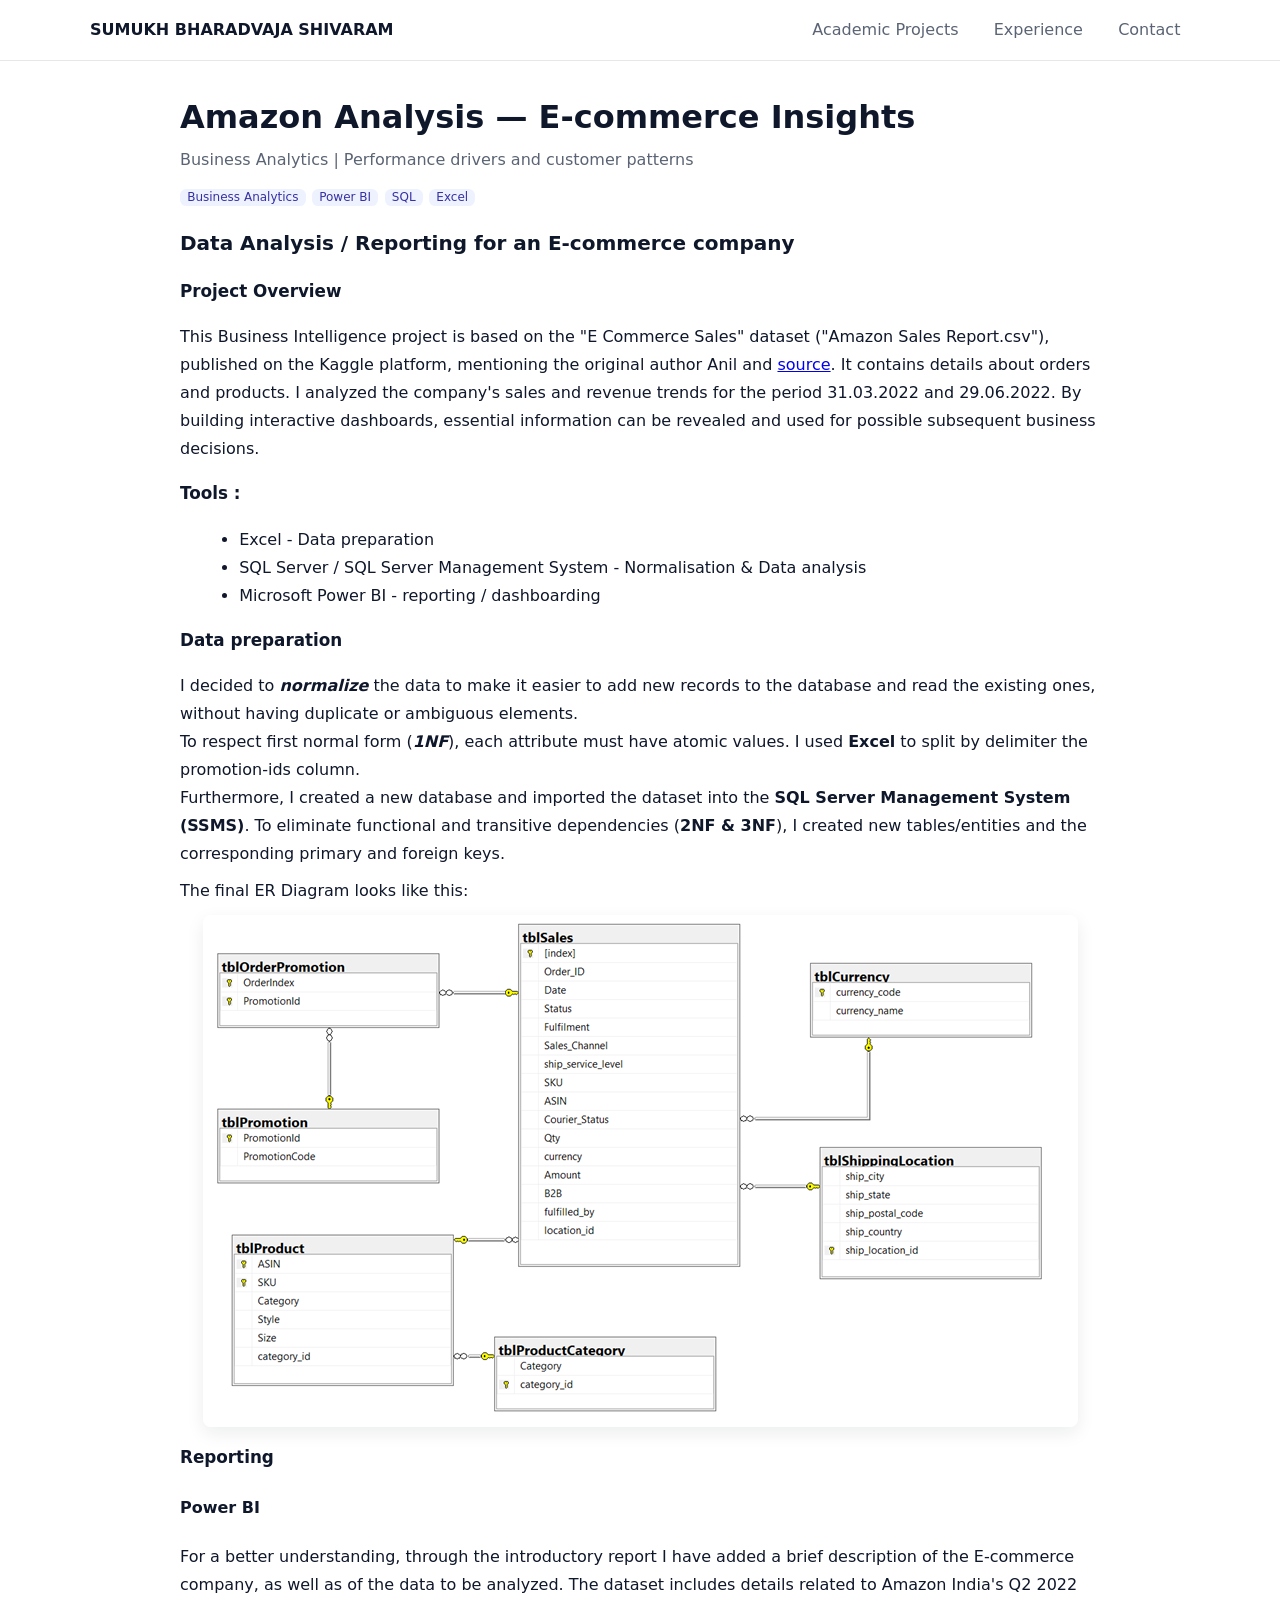
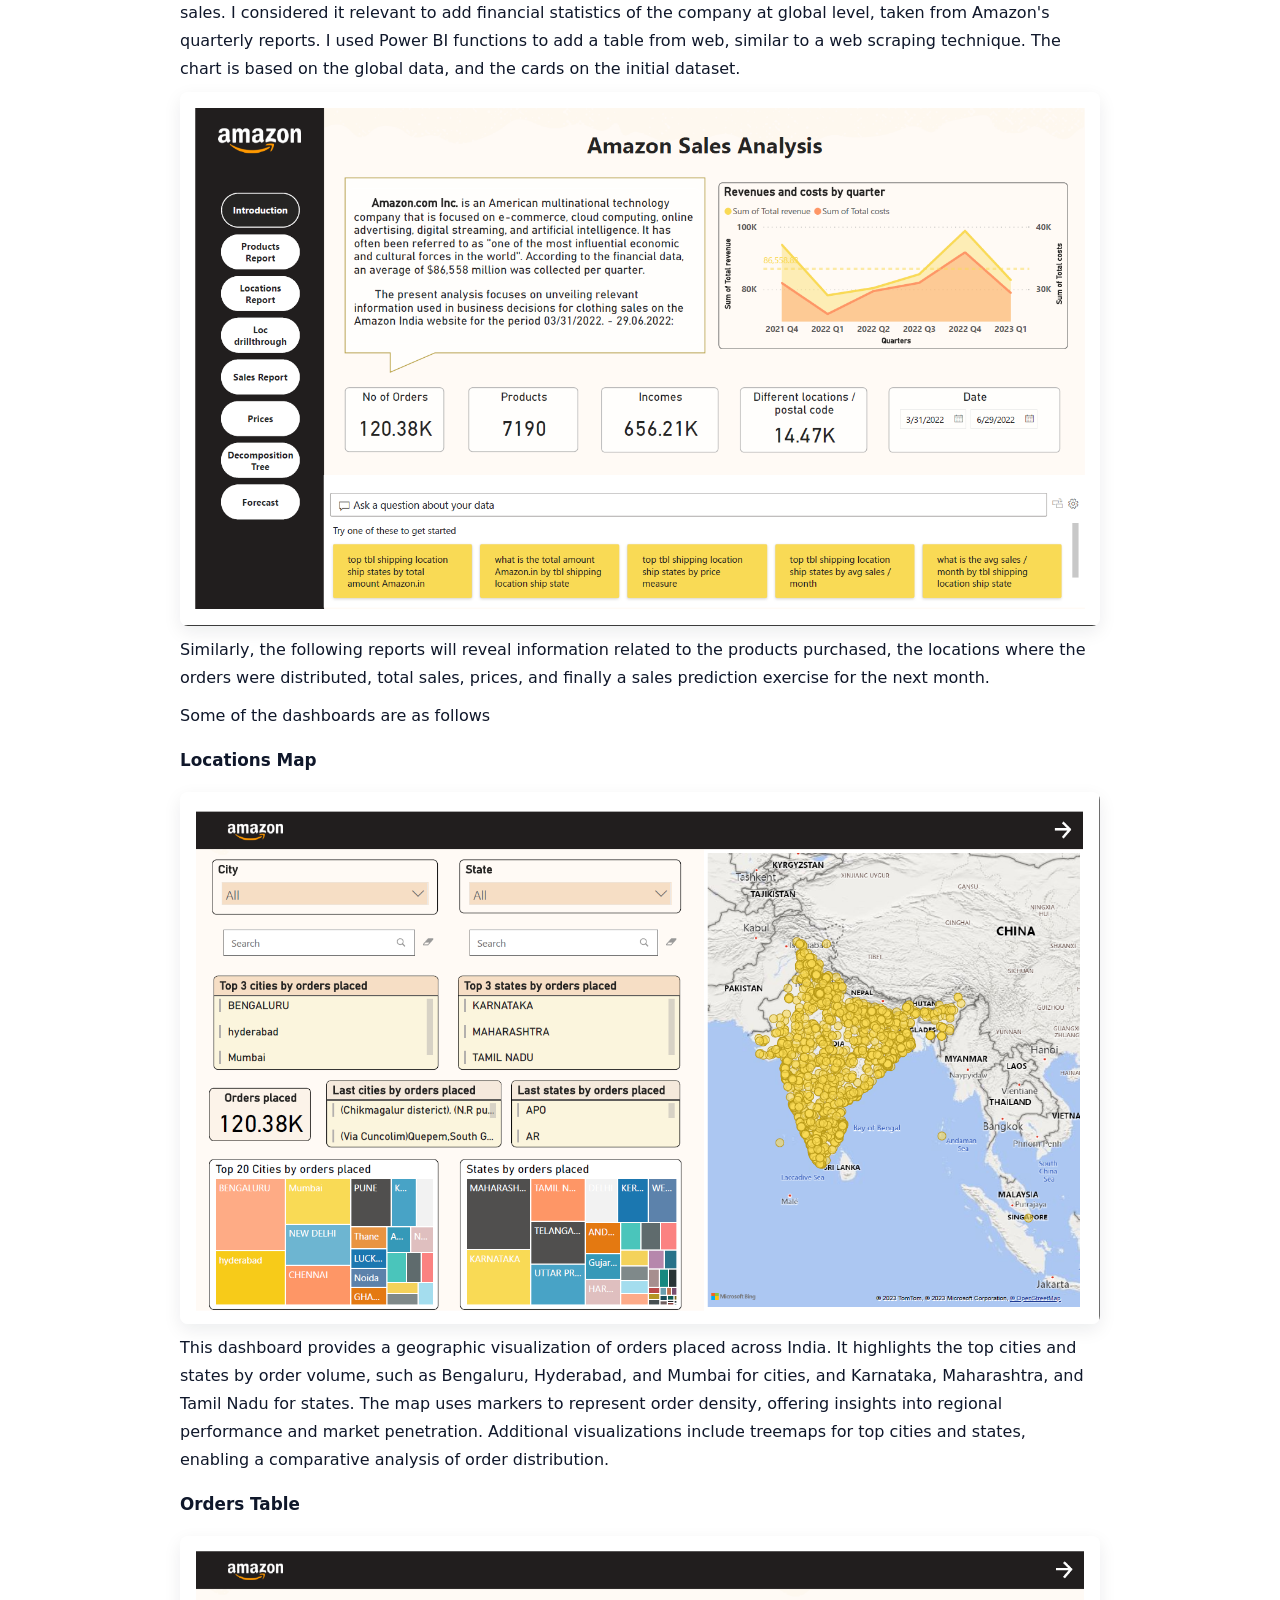
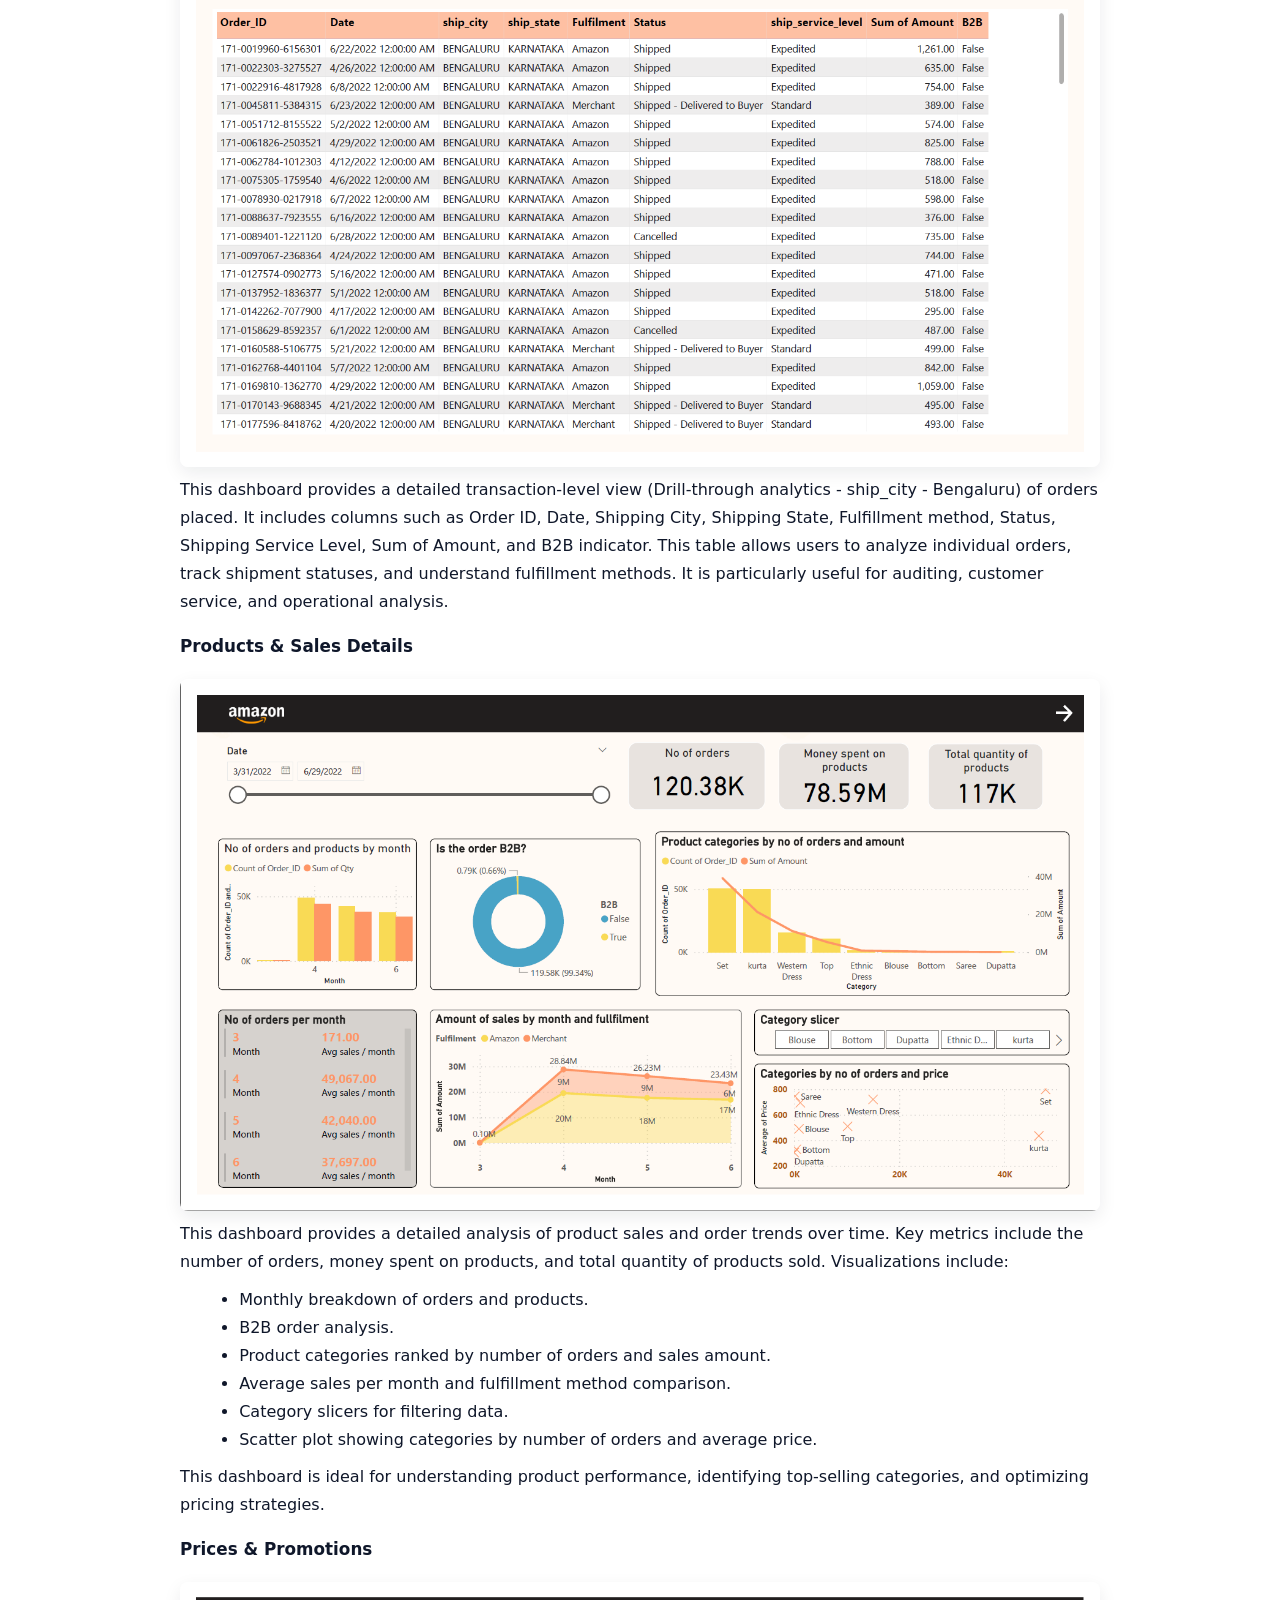
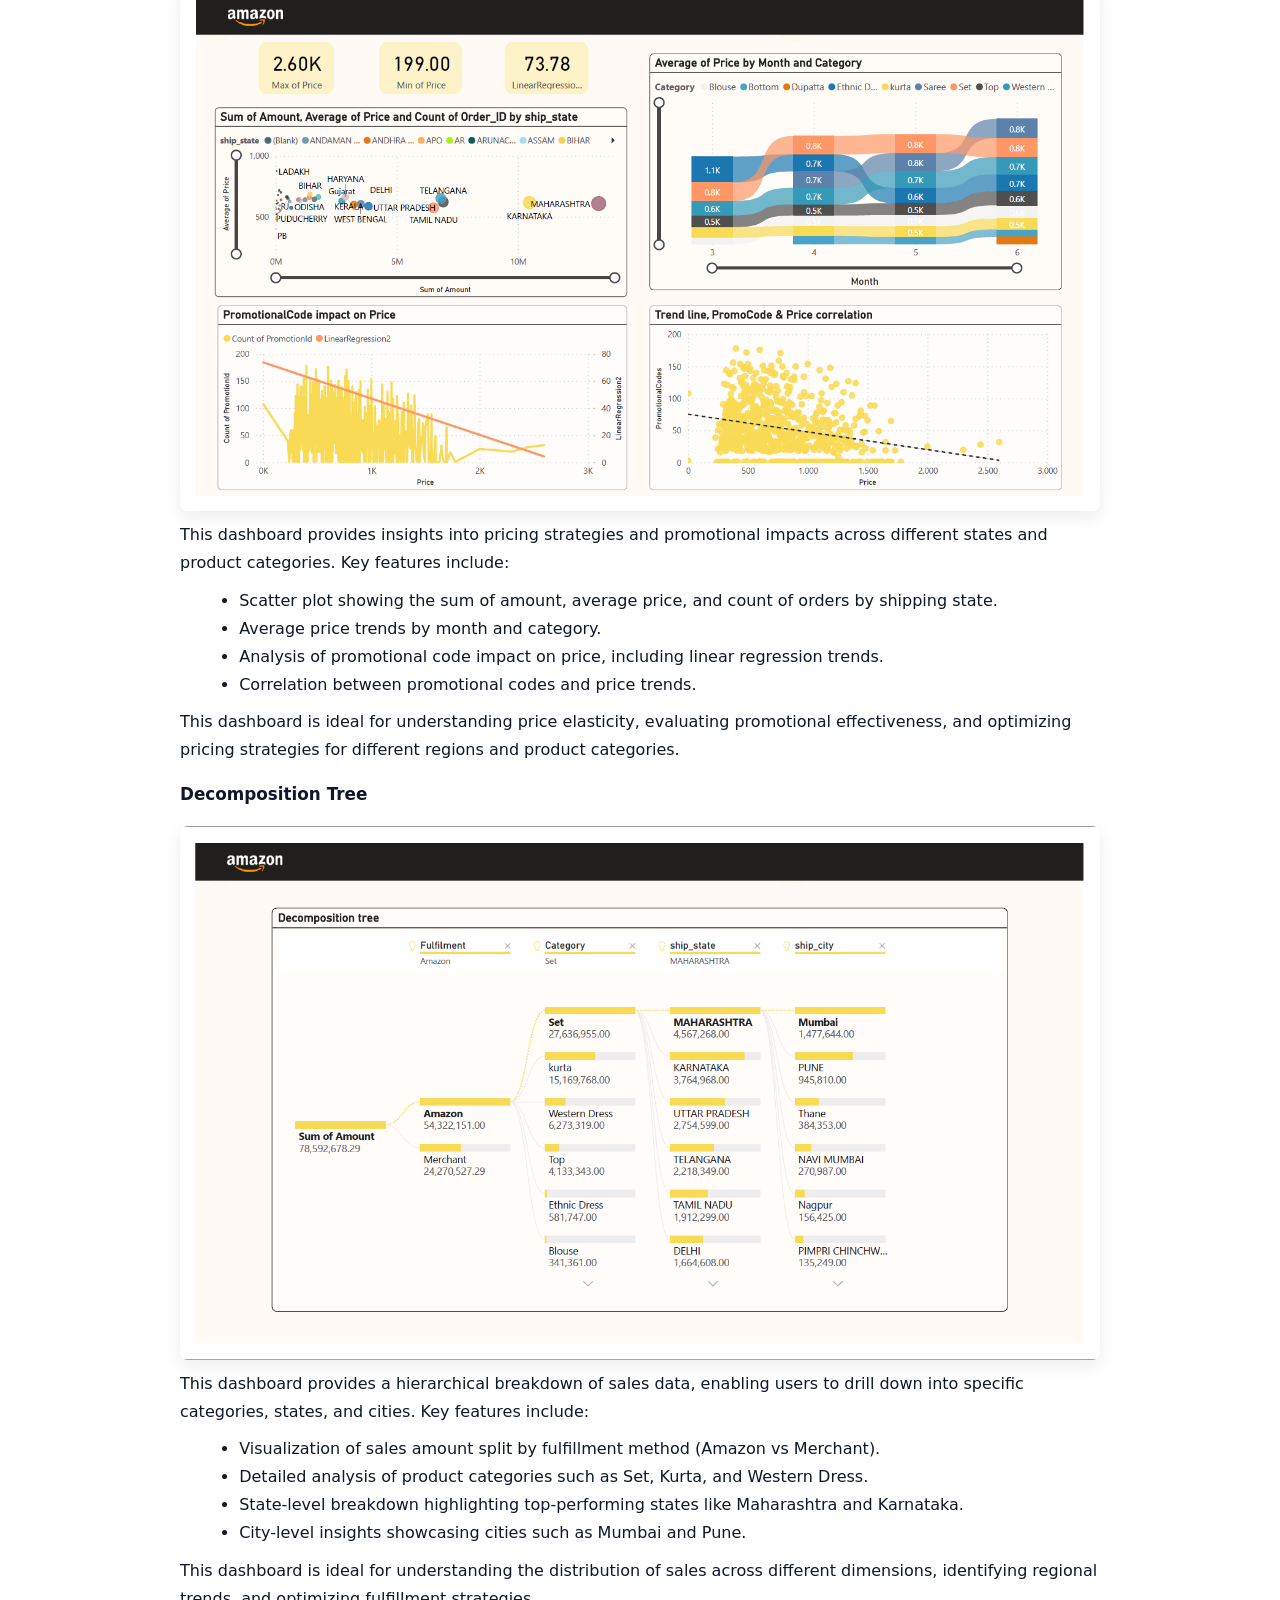
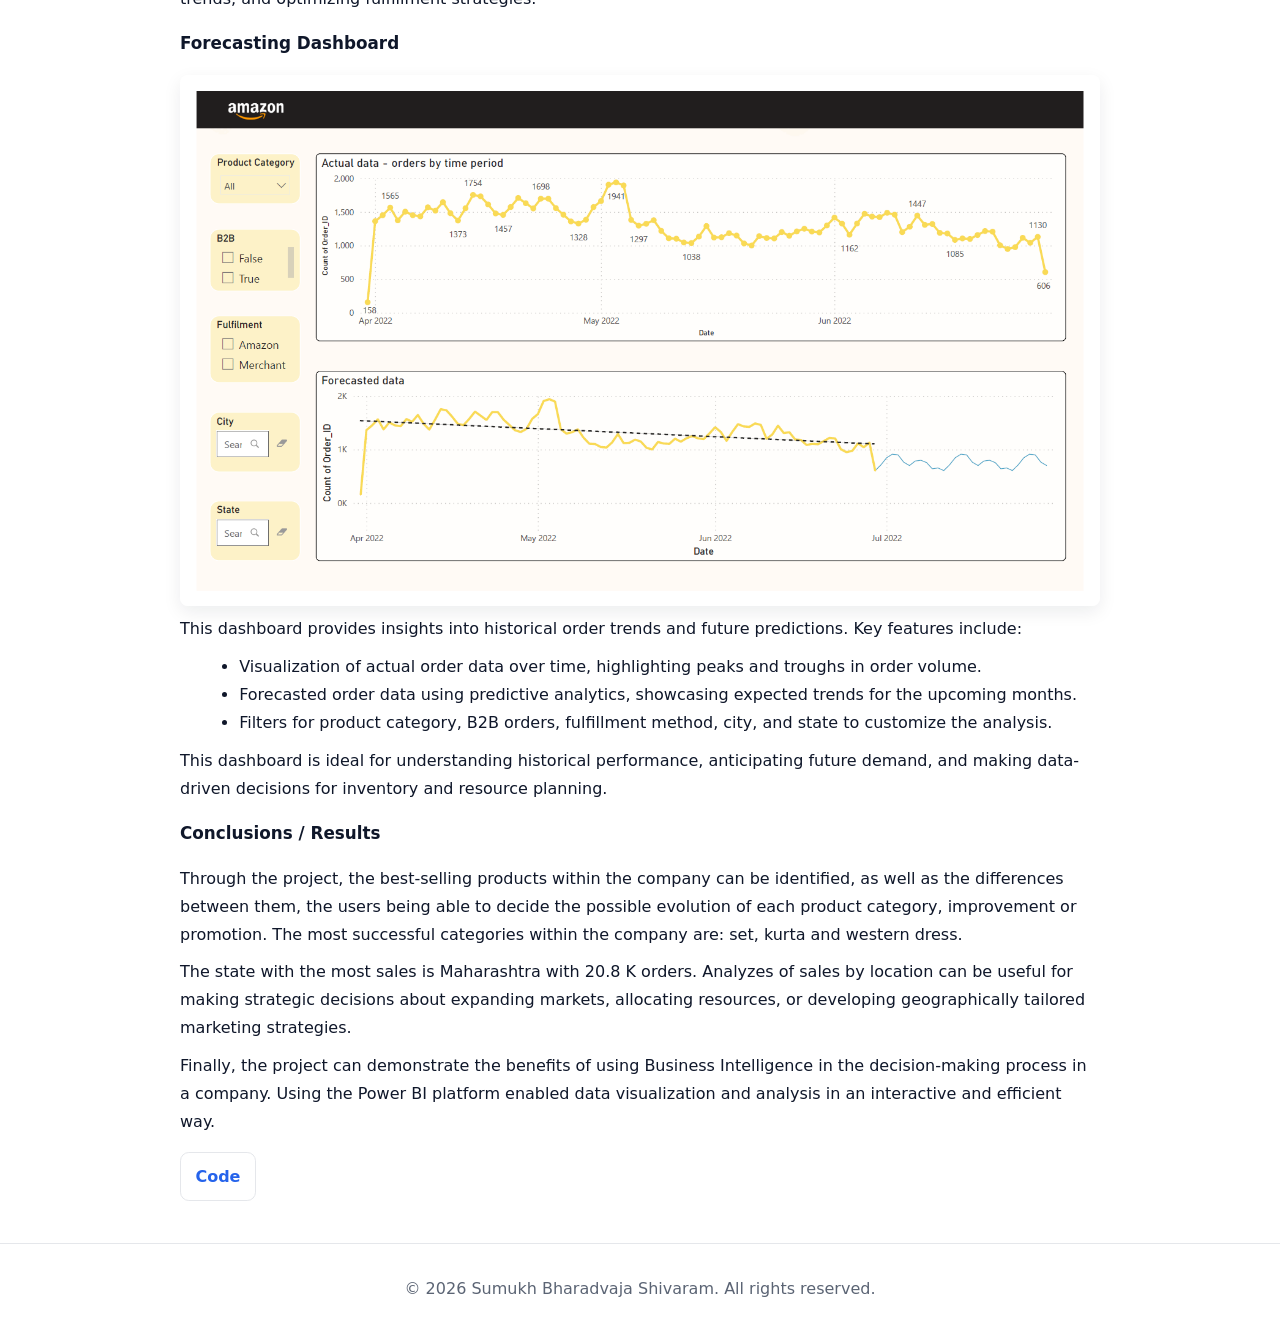
<file: details/amazon-analysis/index.html>
<!doctype html>
<html lang="en">
  <head>
    <meta charset="utf-8" />
    <meta name="viewport" content="width=device-width, initial-scale=1" />
    <title>Amazon Analysis — Business Analytics</title>
    <meta name="description" content="Amazon Analysis — Business Intelligence project with dashboards and insights." />
    <link rel="stylesheet" href="../../assets/css/styles.css" />
    <link rel="icon" href="../../assets/img/amazon.png" type="image/png" />
  </head>
  <body>
    <header class="site-header">
      <div class="container nav-wrap">
        <a class="brand" href="../../index.html">SUMUKH BHARADVAJA SHIVARAM</a>
        <button class="nav-toggle" aria-expanded="false" aria-controls="site-nav" aria-label="Toggle navigation">
          <span class="bar"></span>
          <span class="bar"></span>
          <span class="bar"></span>
        </button>
        <nav id="site-nav" class="site-nav">
          <a href="../../index.html#featured">Academic Projects</a>
          <a href="../../index.html#experience">Experience</a>
          <a href="../../index.html#contact">Contact</a>
        </nav>
      </div>
    </header>

    <main class="container wiki">
      <h1 class="title">Amazon Analysis — E‑commerce Insights</h1>
      <p class="subtitle muted">Business Analytics | Performance drivers and customer patterns</p>
      <div class="meta"><span class="tag">Business Analytics</span><span class="tag">Power BI</span><span class="tag">SQL</span><span class="tag">Excel</span></div>

      <div class="md">
        <h2 id="overview">Data Analysis / Reporting for an E‑commerce company</h2>
        <h3>Project Overview</h3>
        <p>This Business Intelligence project is based on the "E Commerce Sales" dataset ("Amazon Sales Report.csv"), published on the Kaggle platform, mentioning the original author Anil and <a href="https://www.kaggle.com/datasets/thedevastator/unlock-profits-with-e-commerce-sales-data" target="_blank" rel="noopener">source</a>. It contains details about orders and products. I analyzed the company's sales and revenue trends for the period 31.03.2022 and 29.06.2022. By building interactive dashboards, essential information can be revealed and used for possible subsequent business decisions.</p>

        <h3>Tools :</h3>
        <ul>
          <li>Excel - Data preparation</li>
          <li>SQL Server / SQL Server Management System - Normalisation &amp; Data analysis</li>
          <li>Microsoft Power BI - reporting / dashboarding</li>
        </ul>

        <h3 id="data-preparation">Data preparation</h3>
        <p>I decided to <strong><em>normalize</em></strong> the data to make it easier to add new records to the database and read the existing ones, without having duplicate or ambiguous elements.<br>
        To respect first normal form (<strong><em>1NF</em></strong>), each attribute must have atomic values. I used <strong>Excel</strong> to split by delimiter the promotion-ids column.<br>
        Furthermore, I created a new database and imported the dataset into the <strong>SQL Server Management System (SSMS)</strong>. To eliminate functional and transitive dependencies (<strong>2NF &amp; 3NF</strong>), I created new tables/entities and the corresponding primary and foreign keys.</p>

        <p>The final ER Diagram looks like this:</p>
        <p><img src="images/1.png" alt="ER diagram" /></p>

        <h3 id="reporting">Reporting</h3>
        <h4>Power BI</h4>
        <p>For a better understanding, through the introductory report I have added a brief description of the E-commerce company, as well as of the data to be analyzed. The dataset includes details related to Amazon India's Q2 2022 sales. I considered it relevant to add financial statistics of the company at global level, taken from Amazon's quarterly reports. I used Power BI functions to add a table from web, similar to a web scraping technique. The chart is based on the global data, and the cards on the initial dataset.</p>
        <p><img src="images/Dashboard.png" alt="Introductory Power BI dashboard" /></p>

        <p>Similarly, the following reports will reveal information related to the products purchased, the locations where the orders were distributed, total sales, prices, and finally a sales prediction exercise for the next month.</p>
        <p>Some of the dashboards are as follows</p>

        <h3 id="locations-map">Locations Map</h3>
        <p><img src="images/Dashboard_2.png" alt="Locations Map" /></p>
        <p>This dashboard provides a geographic visualization of orders placed across India. It highlights the top cities and states by order volume, such as Bengaluru, Hyderabad, and Mumbai for cities, and Karnataka, Maharashtra, and Tamil Nadu for states. The map uses markers to represent order density, offering insights into regional performance and market penetration. Additional visualizations include treemaps for top cities and states, enabling a comparative analysis of order distribution.</p>

        <h3 id="orders-table">Orders Table</h3>
        <p><img src="images/Dashboard_3.png" alt="Orders Table" /></p>
        <p>This dashboard provides a detailed transaction-level view (Drill-through analytics - ship_city - Bengaluru) of orders placed. It includes columns such as Order ID, Date, Shipping City, Shipping State, Fulfillment method, Status, Shipping Service Level, Sum of Amount, and B2B indicator. This table allows users to analyze individual orders, track shipment statuses, and understand fulfillment methods. It is particularly useful for auditing, customer service, and operational analysis.</p>

        <h3 id="products-sales">Products &amp; Sales Details</h3>
        <p><img src="images/Dashboard_4.png" alt="Products &amp; Sales Details" /></p>
        <p>This dashboard provides a detailed analysis of product sales and order trends over time. Key metrics include the number of orders, money spent on products, and total quantity of products sold. Visualizations include:</p>
        <ul>
          <li>Monthly breakdown of orders and products.</li>
          <li>B2B order analysis.</li>
          <li>Product categories ranked by number of orders and sales amount.</li>
          <li>Average sales per month and fulfillment method comparison.</li>
          <li>Category slicers for filtering data.</li>
          <li>Scatter plot showing categories by number of orders and average price.</li>
        </ul>
        <p>This dashboard is ideal for understanding product performance, identifying top-selling categories, and optimizing pricing strategies.</p>

        <h3 id="prices-promotions">Prices &amp; Promotions</h3>
        <p><img src="images/Dashboard_5.png" alt="Prices &amp; Promotions" /></p>
        <p>This dashboard provides insights into pricing strategies and promotional impacts across different states and product categories. Key features include:</p>
        <ul>
          <li>Scatter plot showing the sum of amount, average price, and count of orders by shipping state.</li>
          <li>Average price trends by month and category.</li>
          <li>Analysis of promotional code impact on price, including linear regression trends.</li>
          <li>Correlation between promotional codes and price trends.</li>
        </ul>
        <p>This dashboard is ideal for understanding price elasticity, evaluating promotional effectiveness, and optimizing pricing strategies for different regions and product categories.</p>

        <h3 id="decomposition-tree">Decomposition Tree</h3>
        <p><img src="images/Dashboard_6.png" alt="Decomposition Tree" /></p>
        <p>This dashboard provides a hierarchical breakdown of sales data, enabling users to drill down into specific categories, states, and cities. Key features include:</p>
        <ul>
          <li>Visualization of sales amount split by fulfillment method (Amazon vs Merchant).</li>
          <li>Detailed analysis of product categories such as Set, Kurta, and Western Dress.</li>
          <li>State-level breakdown highlighting top-performing states like Maharashtra and Karnataka.</li>
          <li>City-level insights showcasing cities such as Mumbai and Pune.</li>
        </ul>
        <p>This dashboard is ideal for understanding the distribution of sales across different dimensions, identifying regional trends, and optimizing fulfillment strategies.</p>

        <h3 id="forecasting">Forecasting Dashboard</h3>
        <p><img src="images/Dashboard_7.png" alt="Forecasting Dashboard" /></p>
        <p>This dashboard provides insights into historical order trends and future predictions. Key features include:</p>
        <ul>
          <li>Visualization of actual order data over time, highlighting peaks and troughs in order volume.</li>
          <li>Forecasted order data using predictive analytics, showcasing expected trends for the upcoming months.</li>
          <li>Filters for product category, B2B orders, fulfillment method, city, and state to customize the analysis.</li>
        </ul>
        <p>This dashboard is ideal for understanding historical performance, anticipating future demand, and making data-driven decisions for inventory and resource planning.</p>

        <h3 id="conclusions">Conclusions / Results</h3>
        <p>Through the project, the best-selling products within the company can be identified, as well as the differences between them, the users being able to decide the possible evolution of each product category, improvement or promotion. The most successful categories within the company are: set, kurta and western dress.</p>
        <p>The state with the most sales is Maharashtra with 20.8 K orders. Analyzes of sales by location can be useful for making strategic decisions about expanding markets, allocating resources, or developing geographically tailored marketing strategies.</p>
        <p>Finally, the project can demonstrate the benefits of using Business Intelligence in the decision-making process in a company. Using the Power BI platform enabled data visualization and analysis in an interactive and efficient way.</p>

        <p class="links" style="margin-top:1rem">
          <a class="btn" href="https://github.com/Sumukh-Bharadvaja/AmazonAnalysis" target="_blank" rel="noopener">Code</a>
        </p>
      </div>
    </main>

    <footer class="site-footer"><div class="container"><p>© <span id="year"></span> Sumukh Bharadvaja Shivaram. All rights reserved.</p></div></footer>
    <script src="../../assets/js/main.js"></script>
  </body>
</html>
</file>
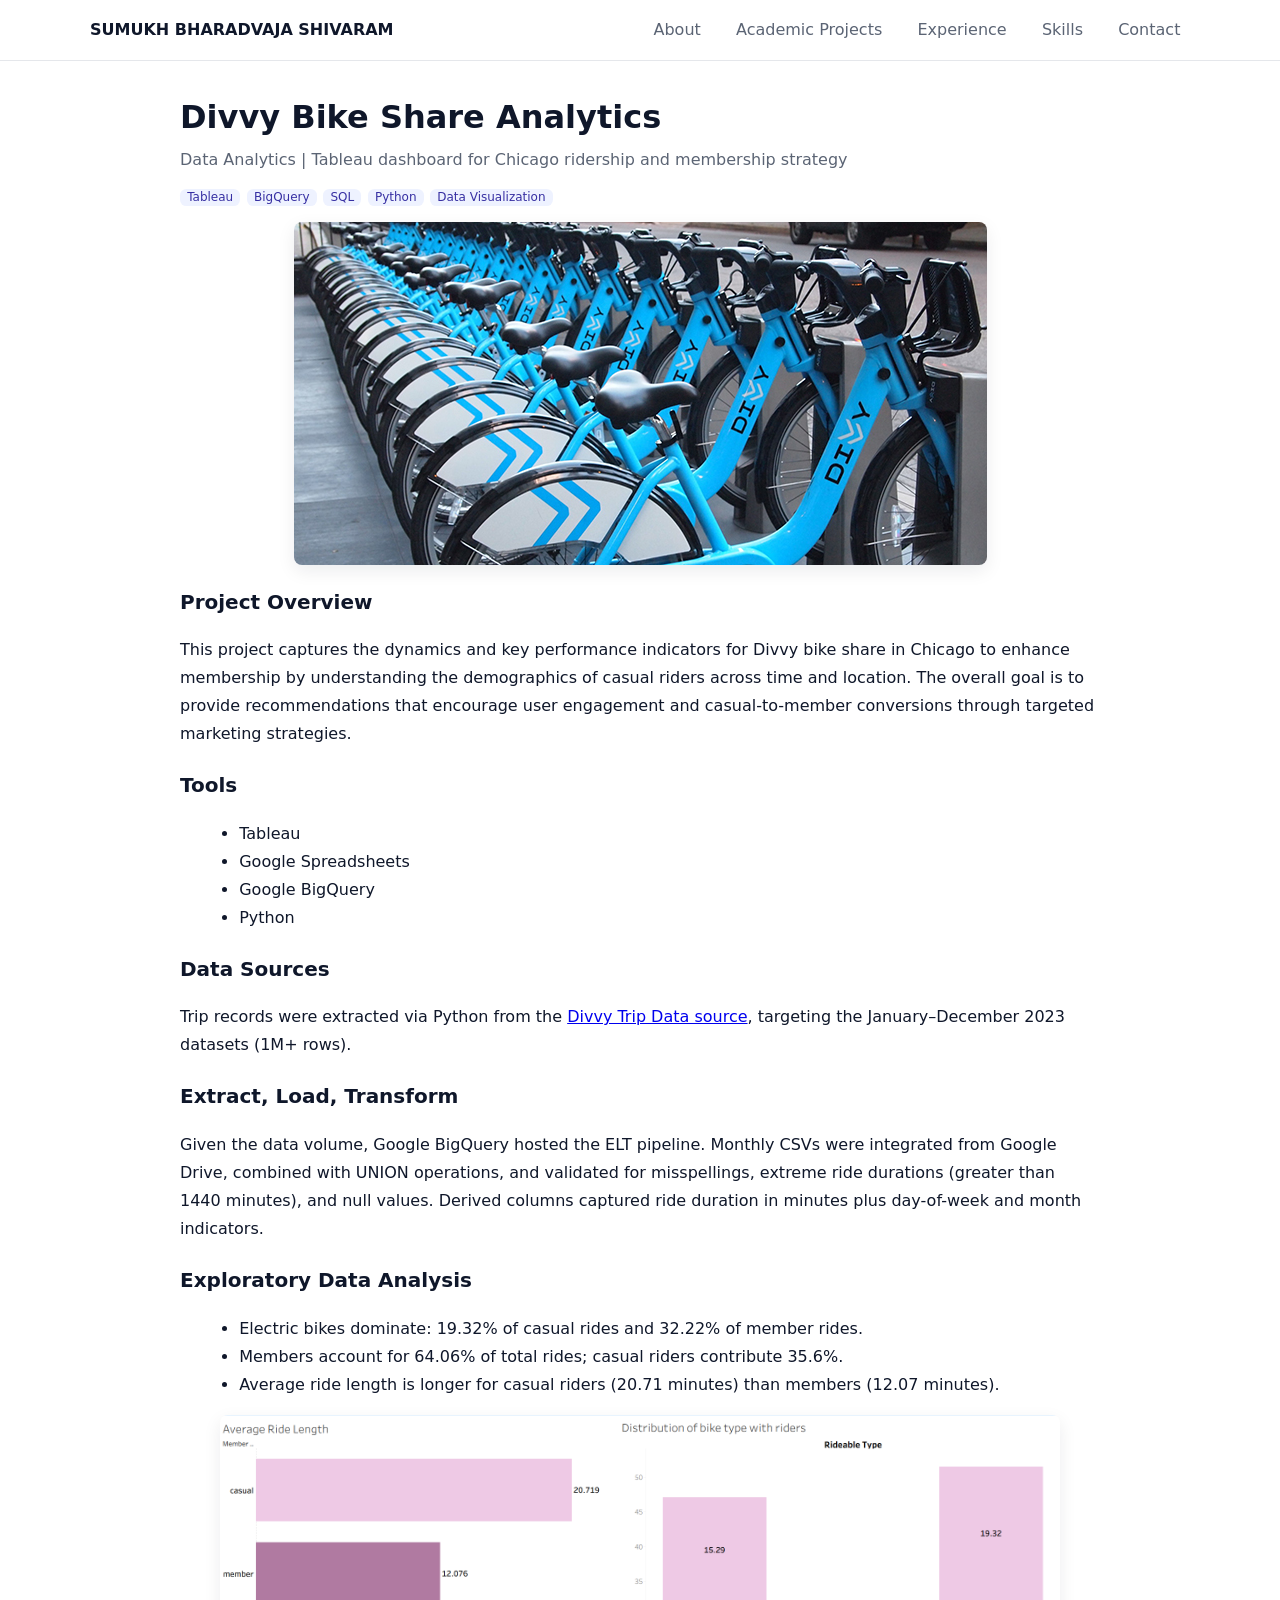
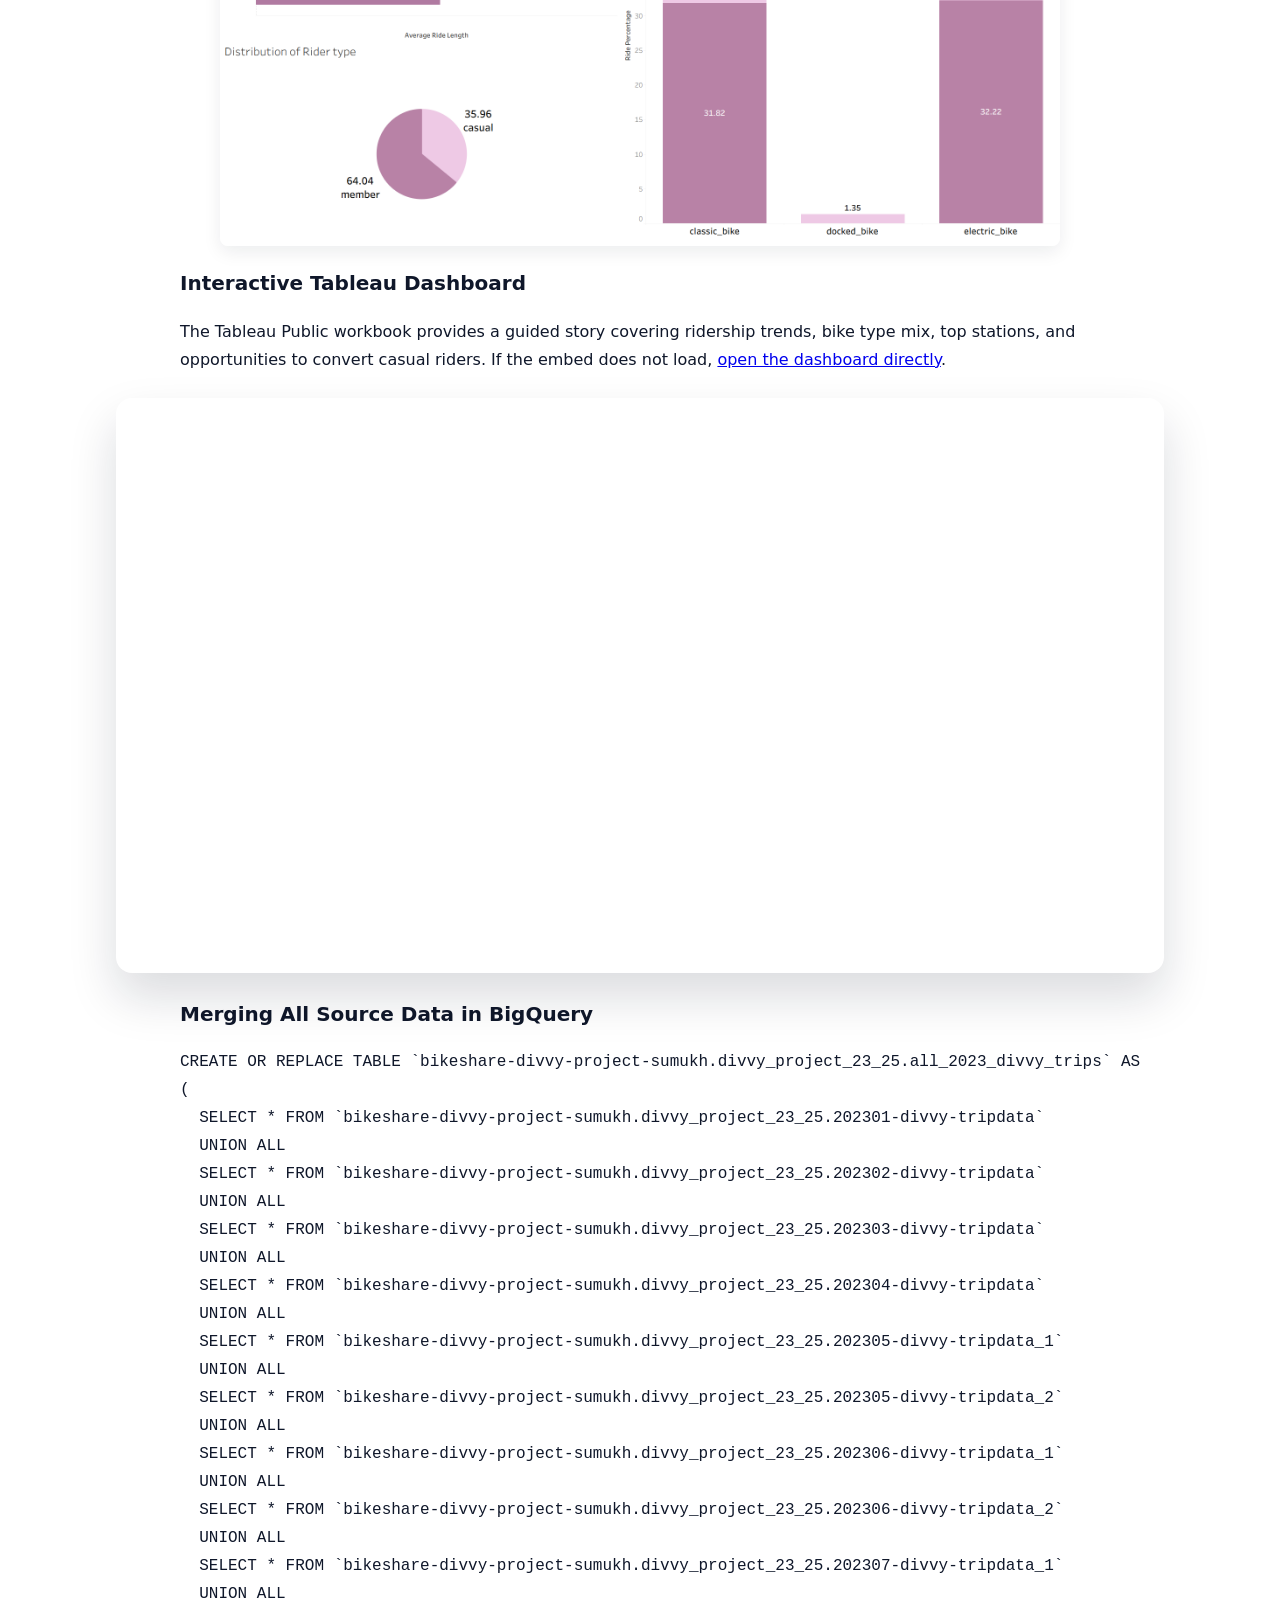
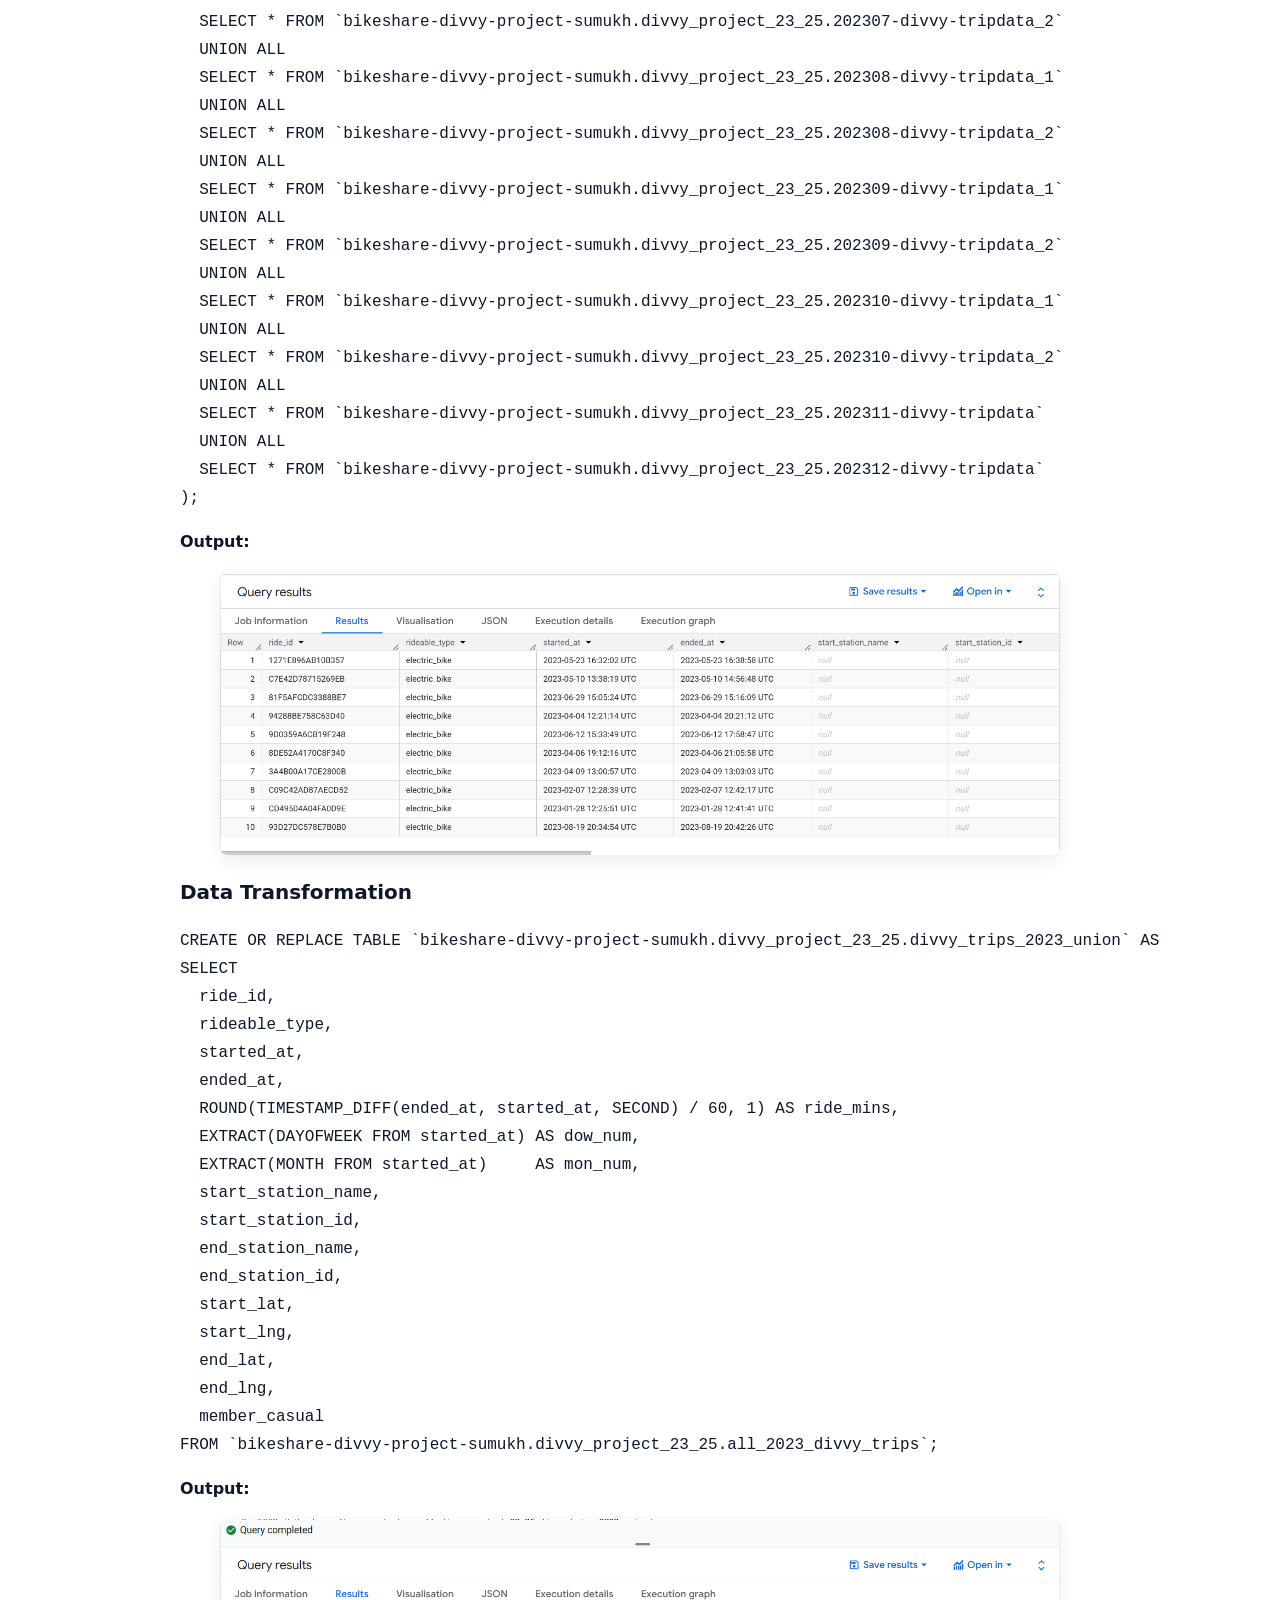
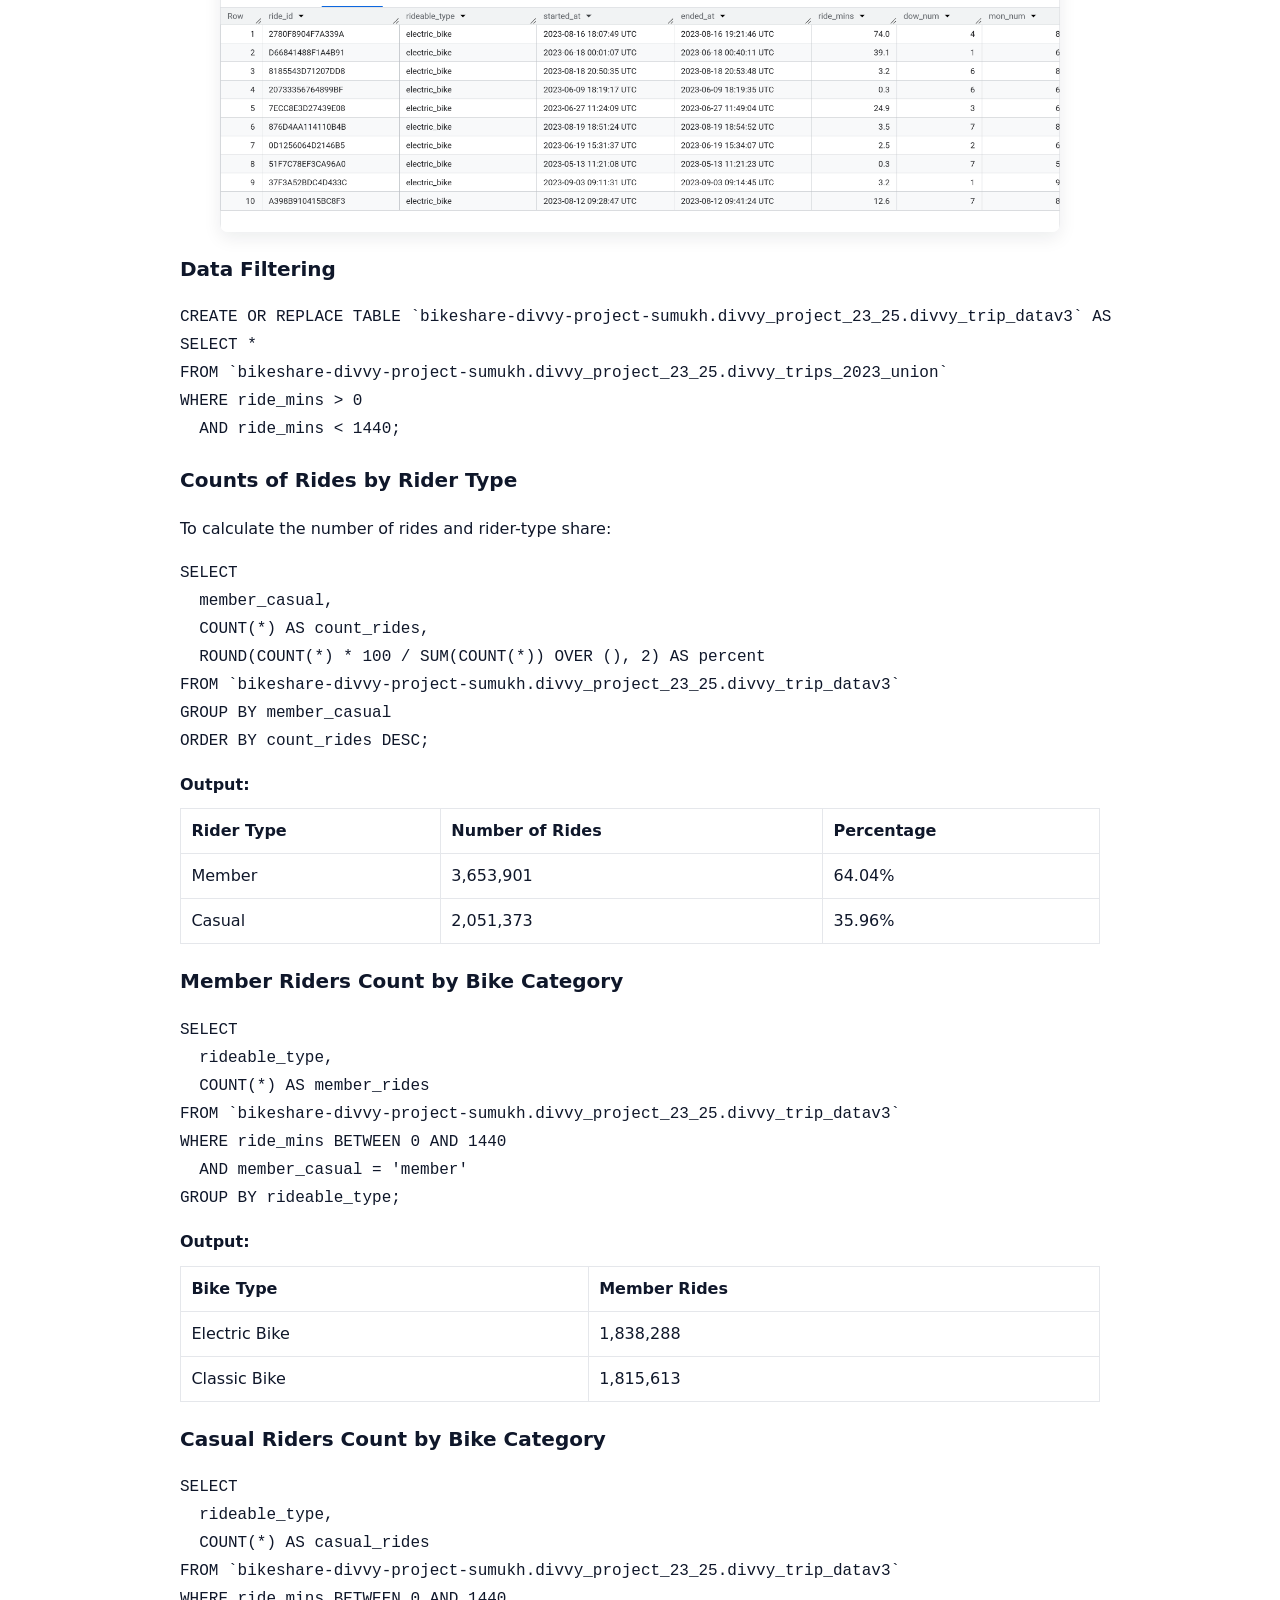
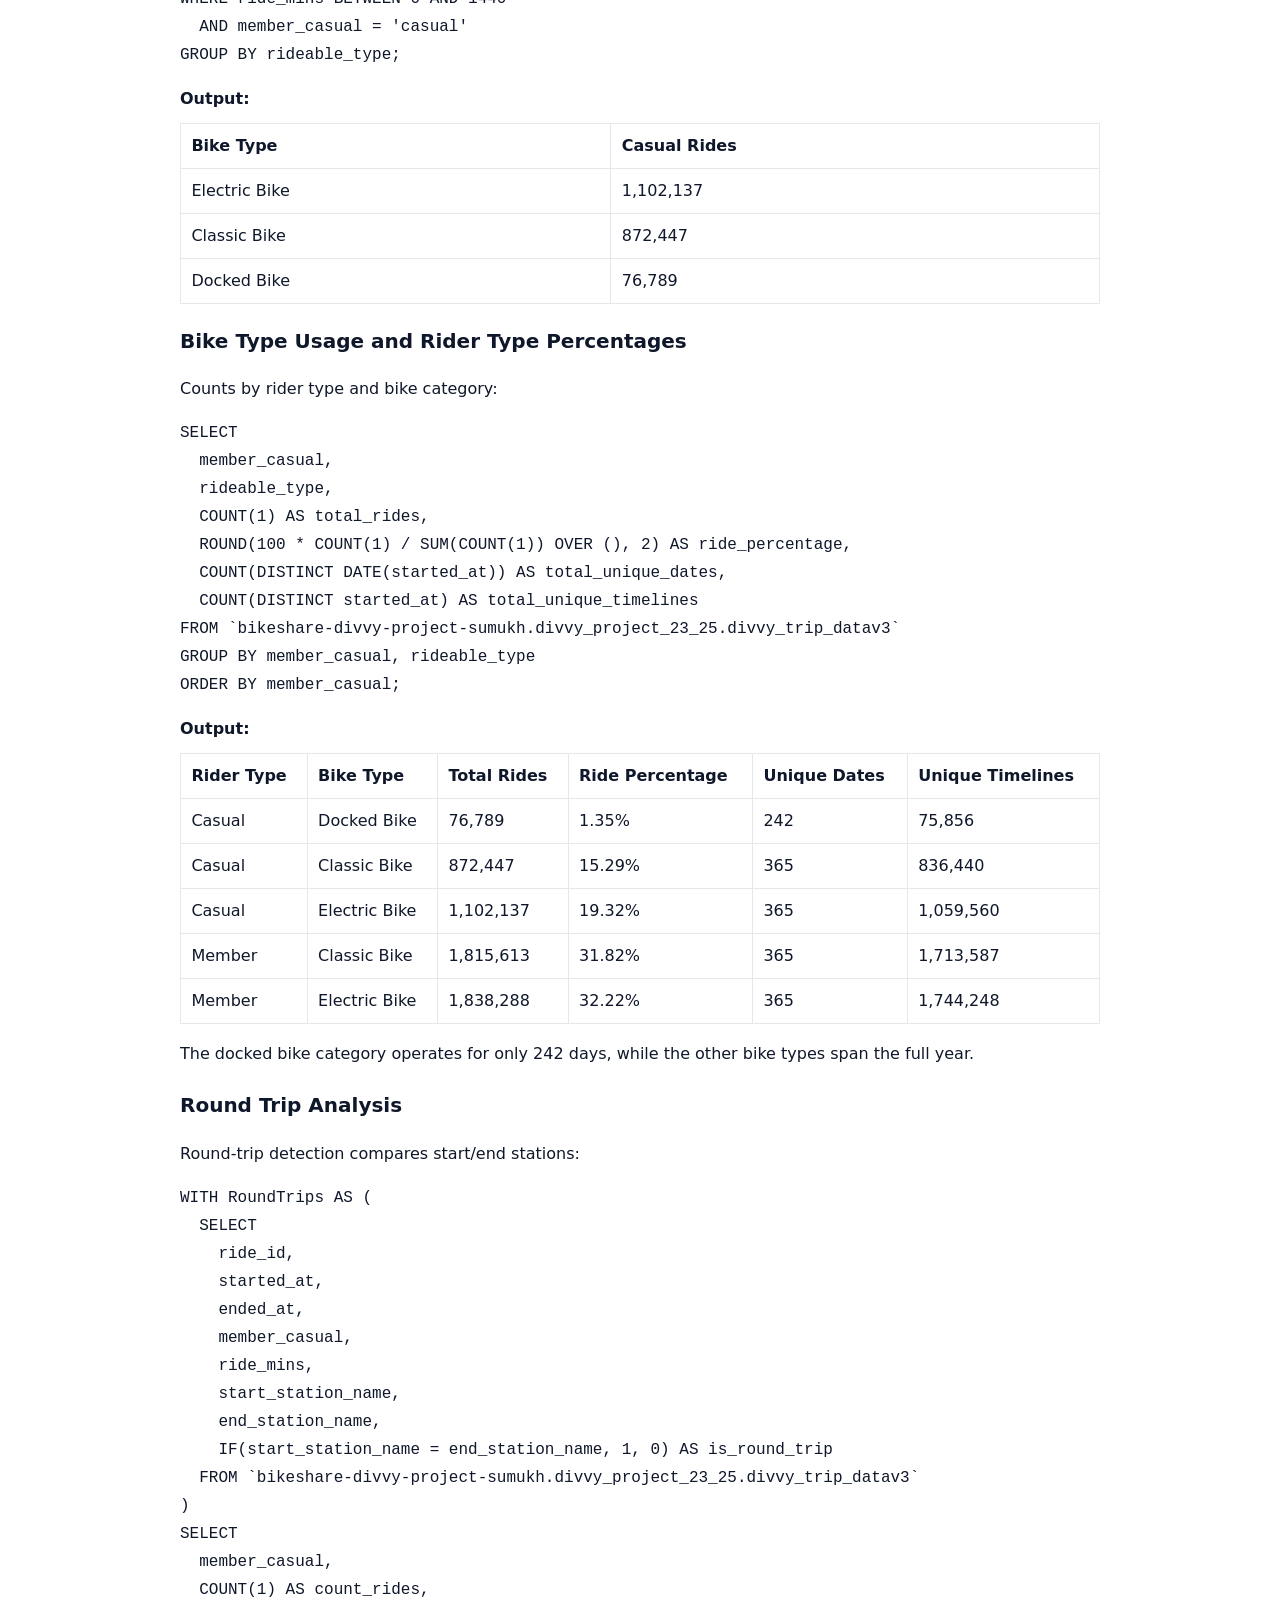
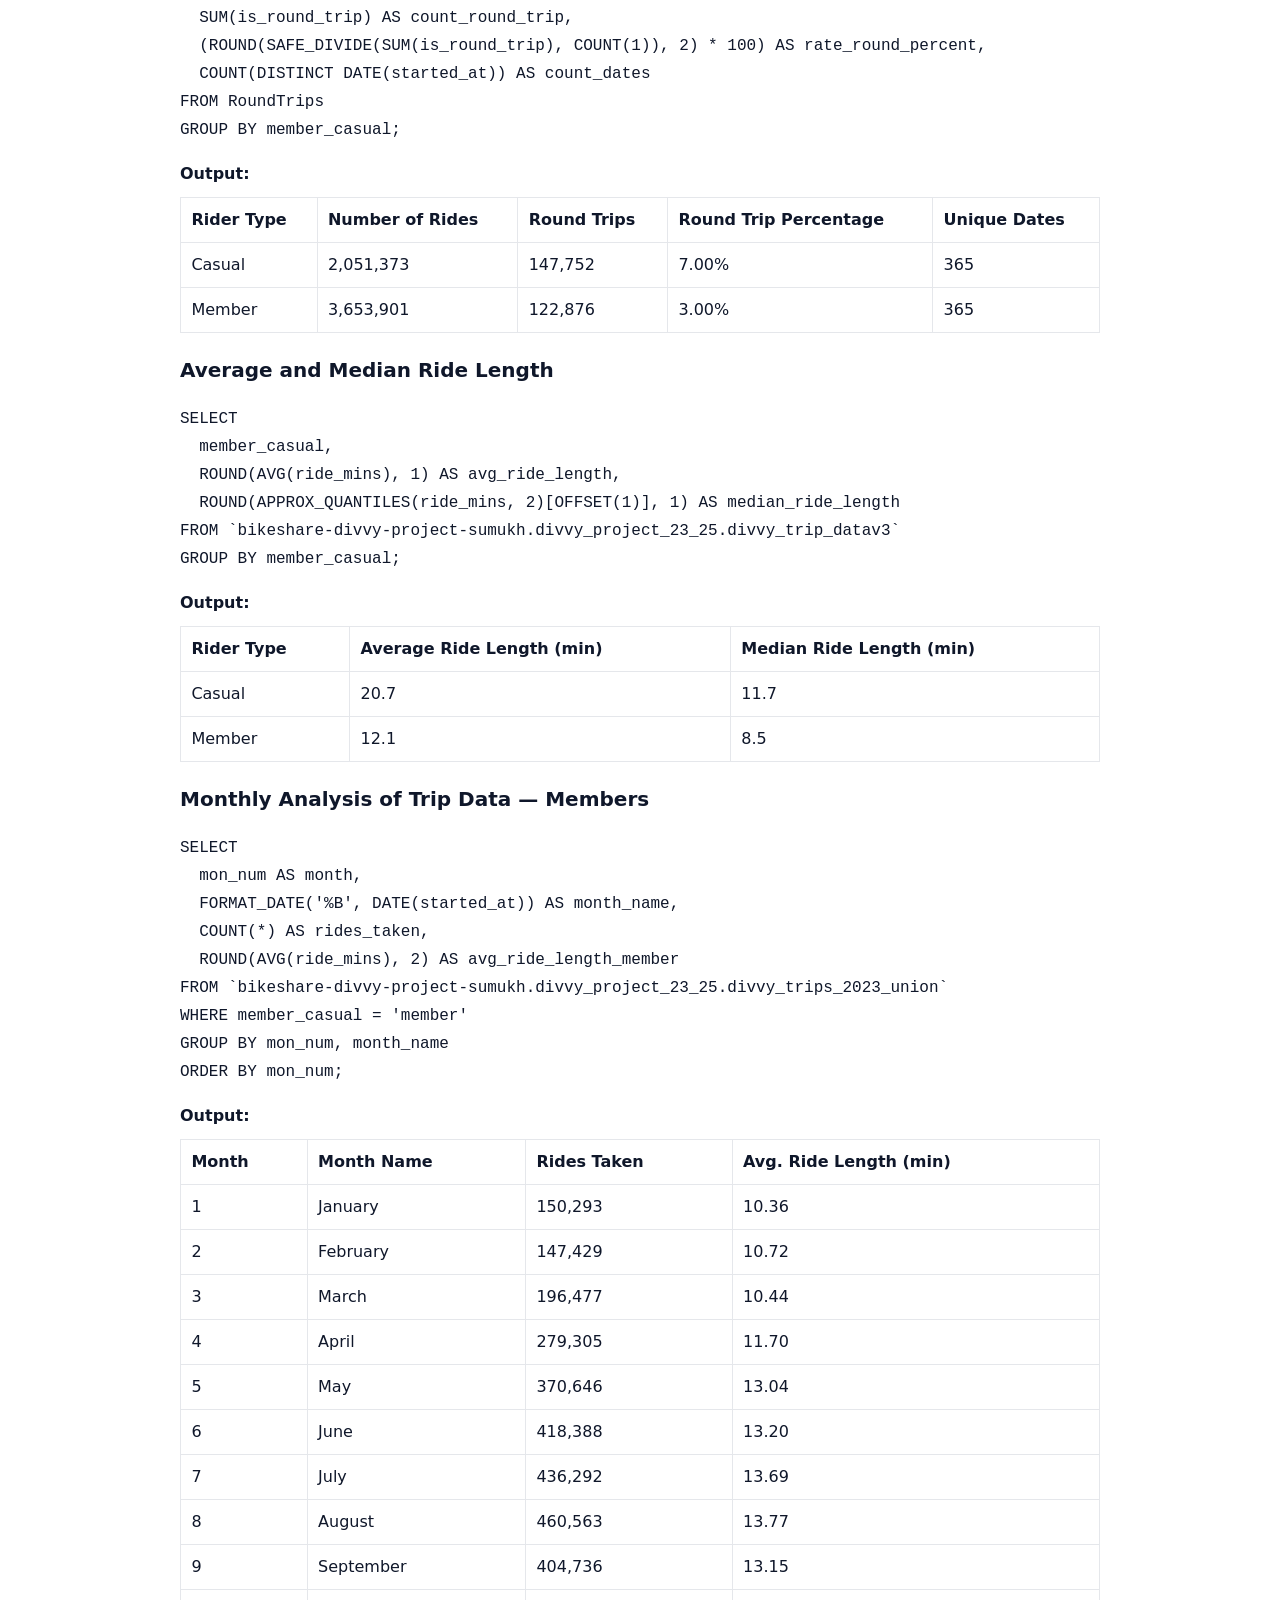
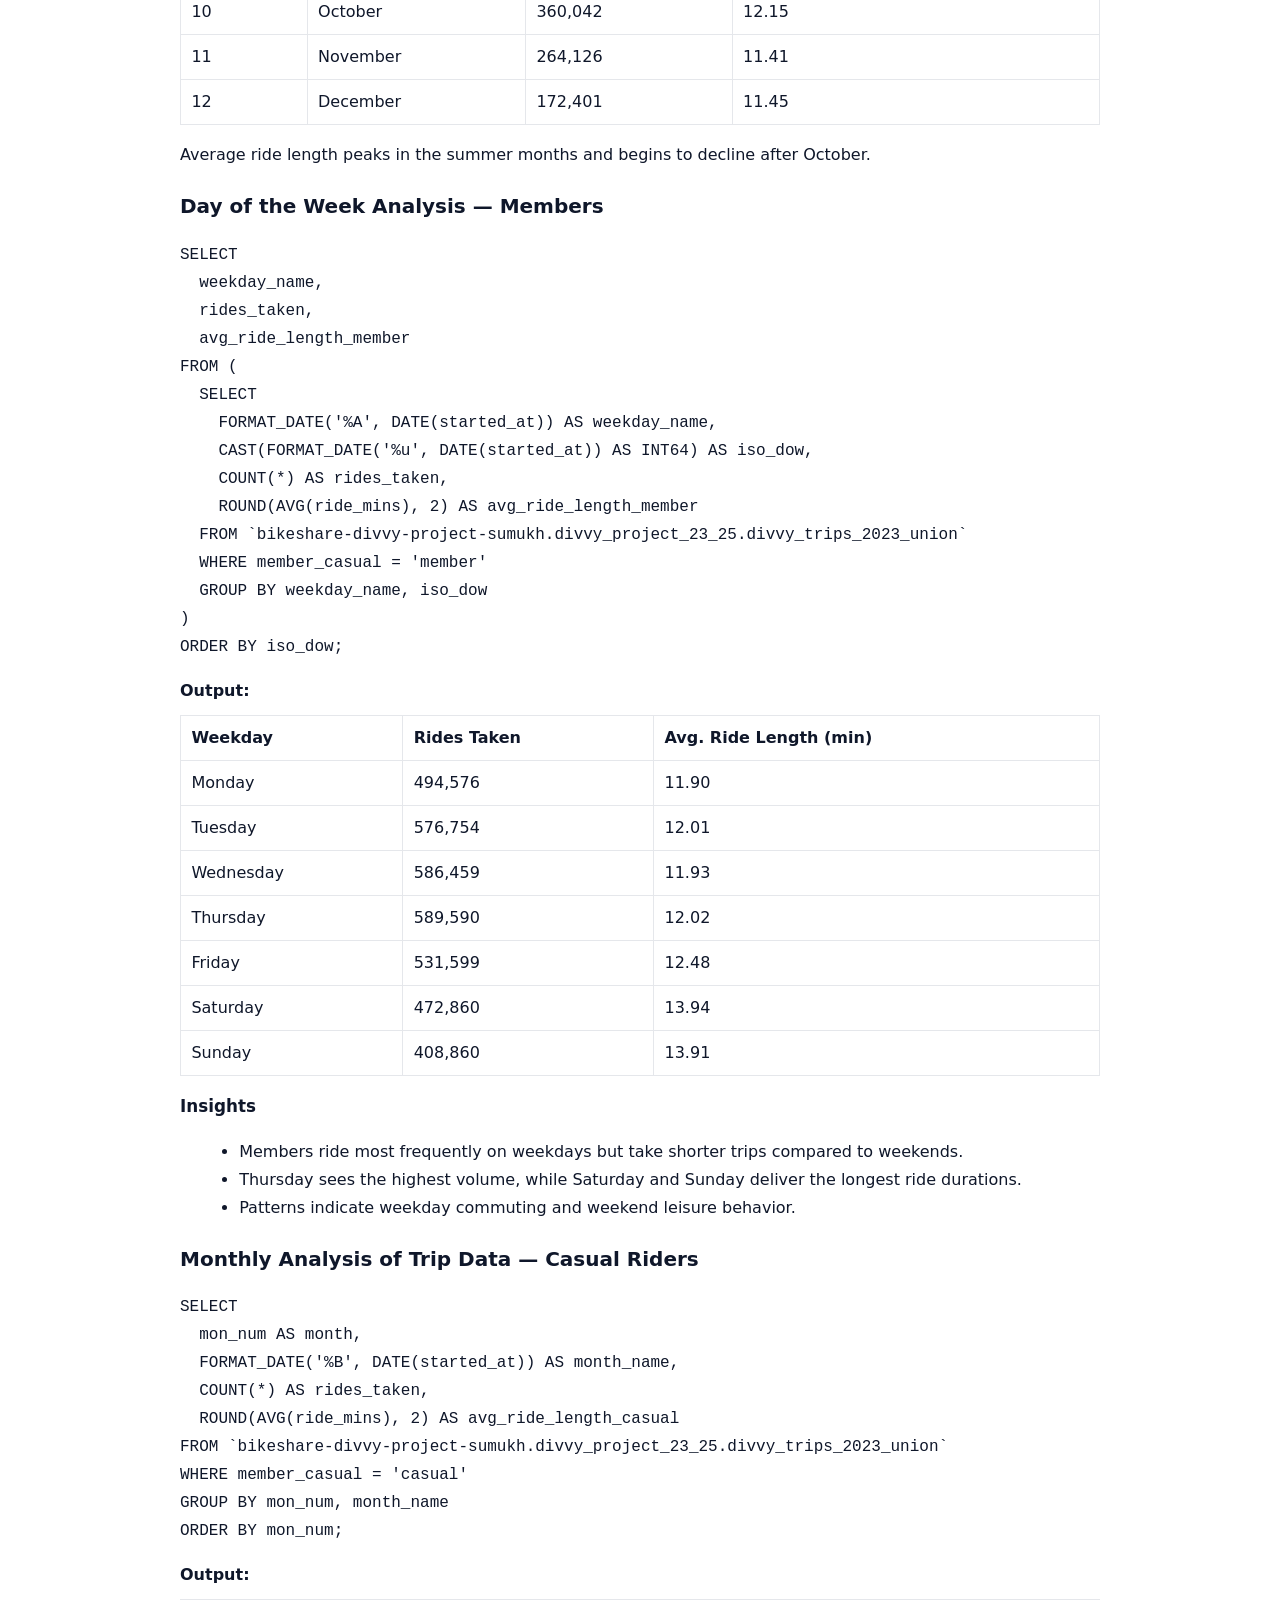
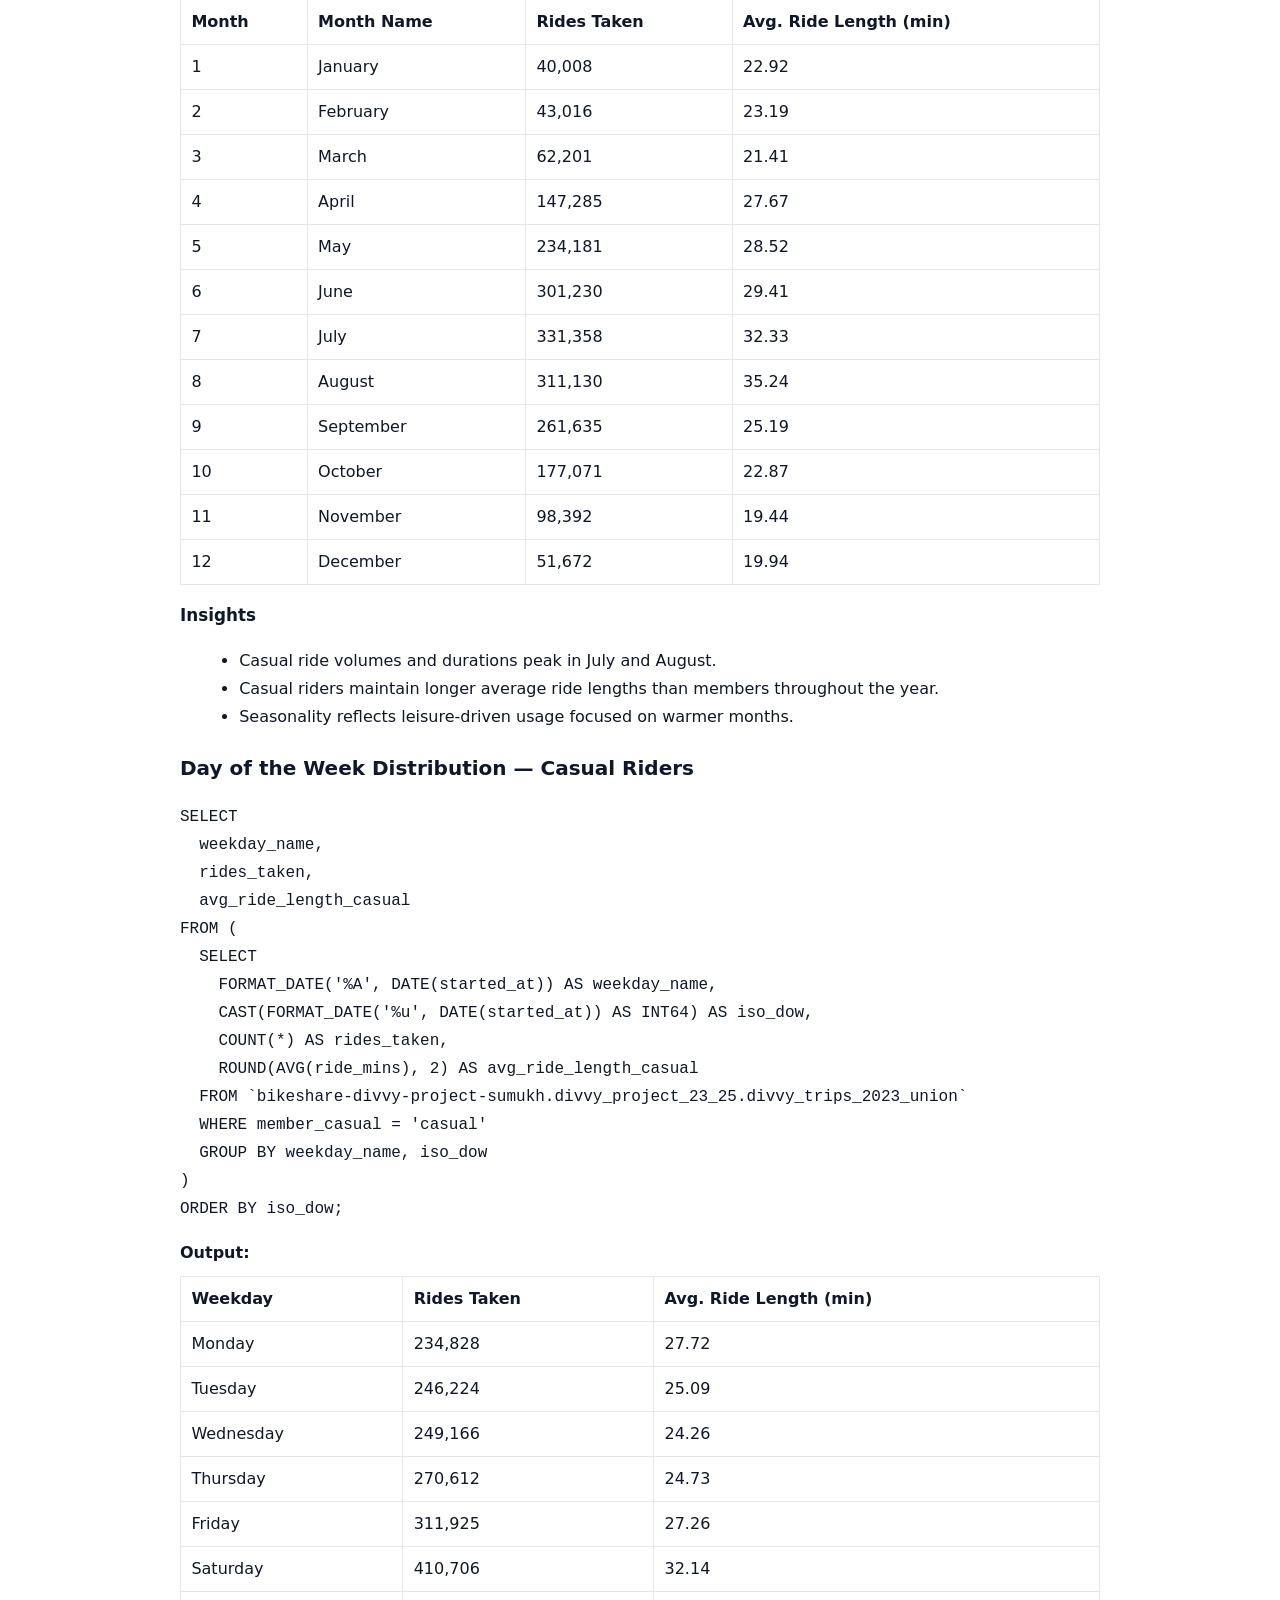
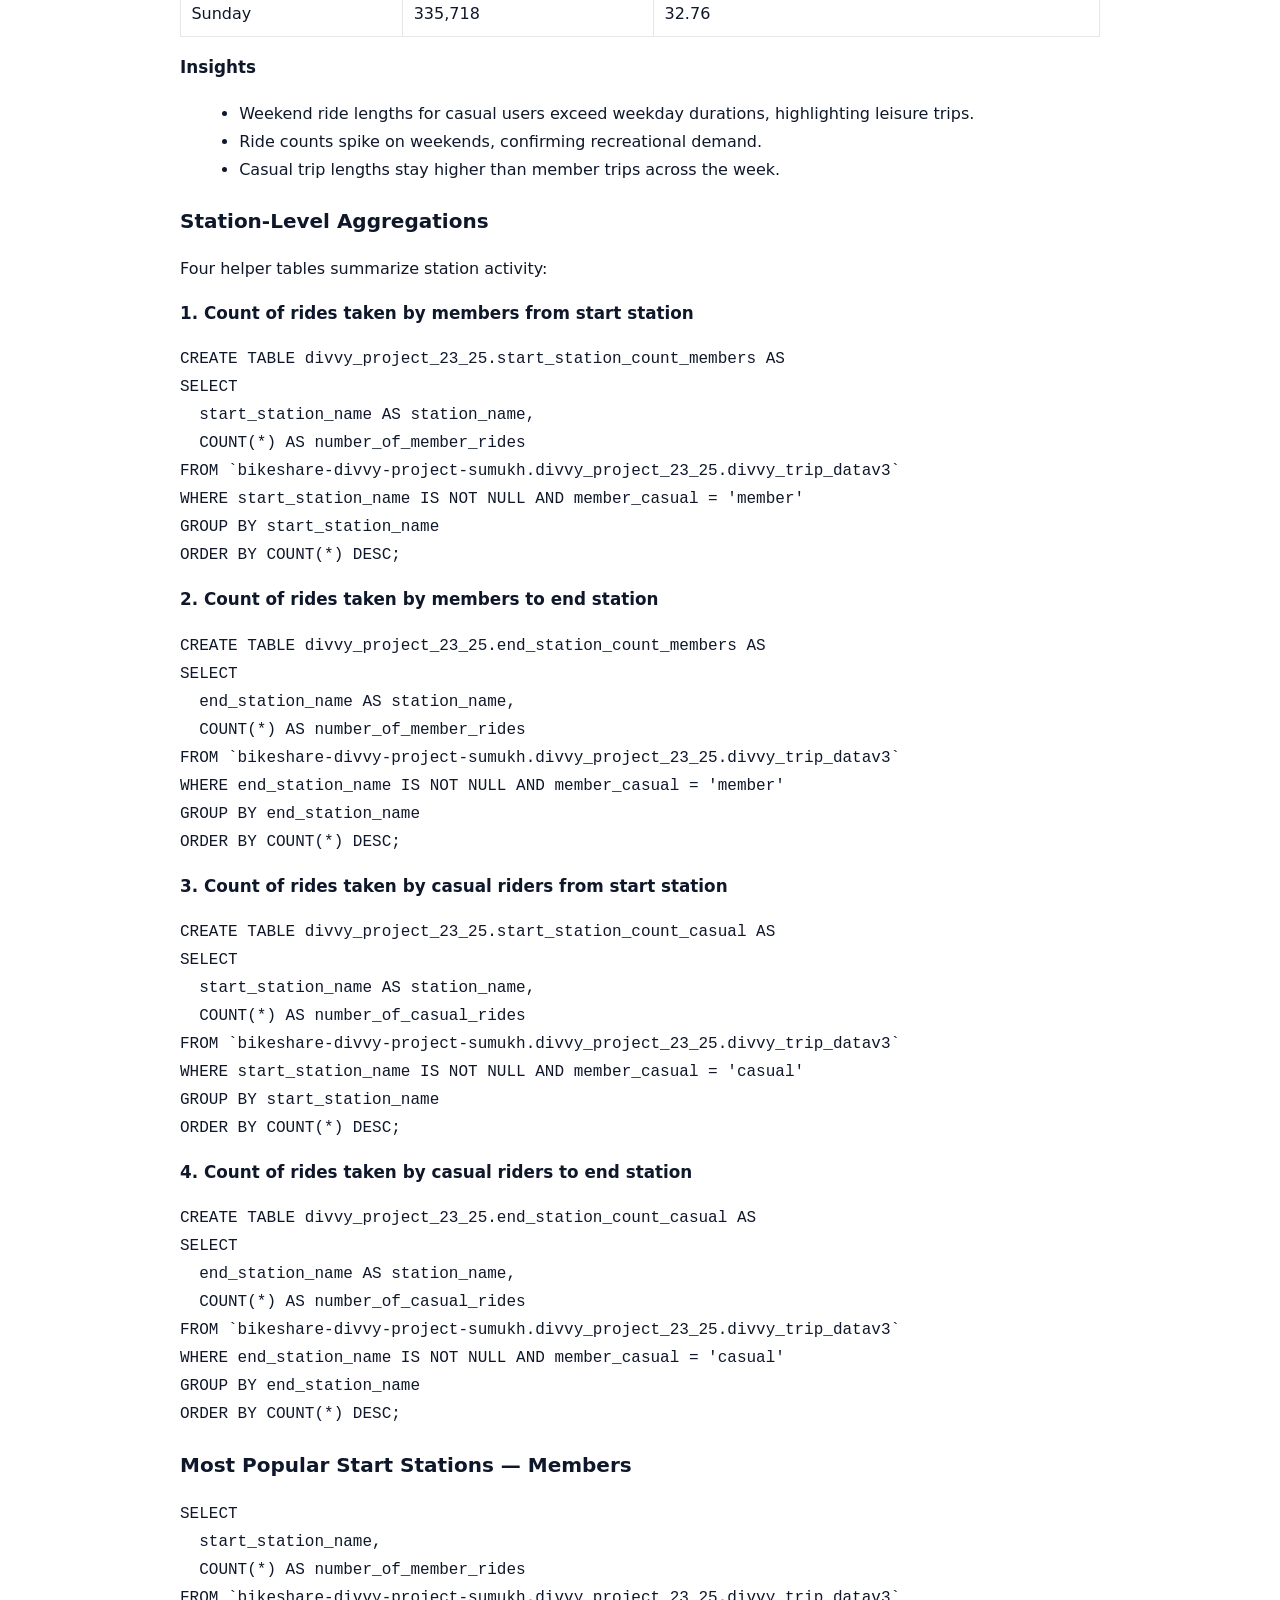
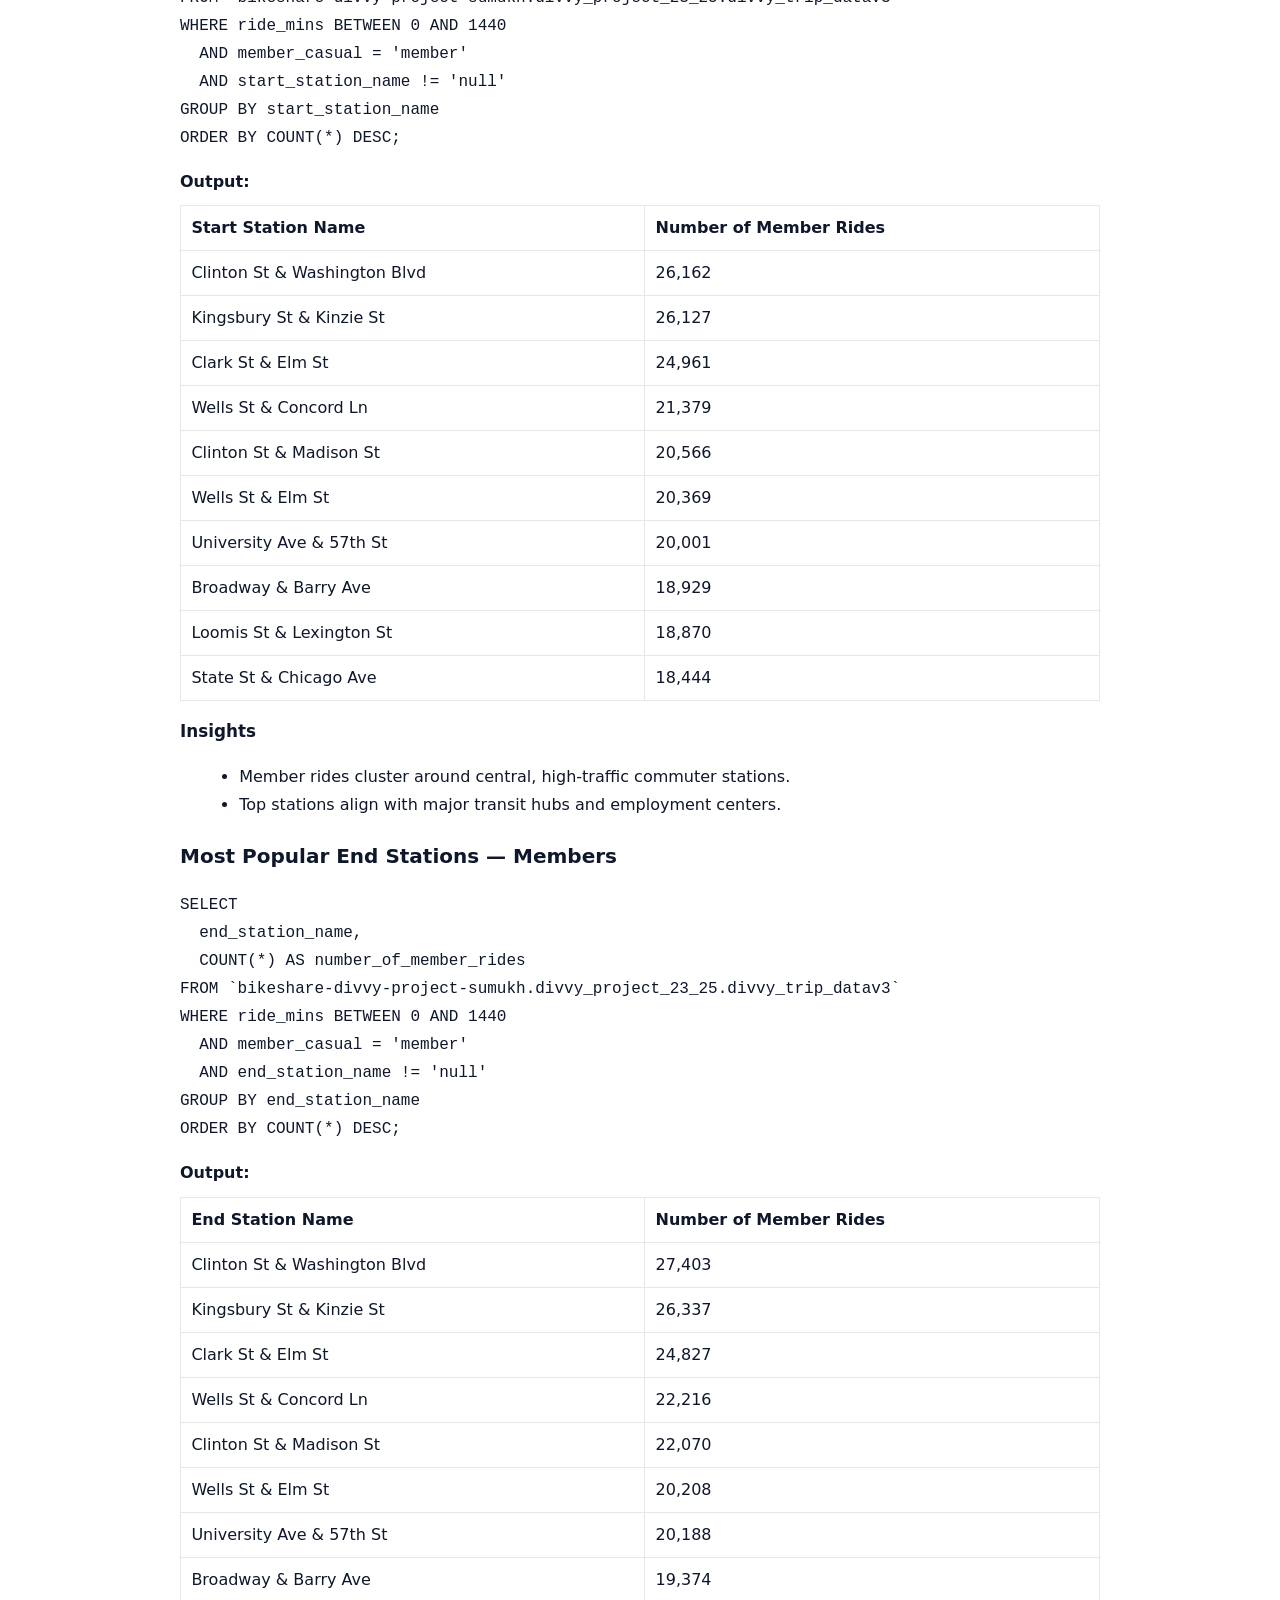
<file: details/divvy-bike-share/index.html>
<!doctype html>
<html lang="en">
  <head>
    <meta charset="utf-8" />
    <meta name="viewport" content="width=device-width, initial-scale=1" />
    <title>Divvy Bike Share Analytics — Details</title>
    <meta name="description" content="Chicago Divvy bike share analytics — Tableau dashboard, BigQuery pipelines, and recommendations to convert casual riders to members." />
    <link rel="stylesheet" href="../../assets/css/styles.css" />
    <link rel="icon" href="../../assets/img/Tableau_Dashboard.png" type="image/png" />
    <style>
      
      .viz-frame {
        position: relative;
        width: 100%;
        padding-top: 62.5%;
        margin: 1.5rem 0;
        border-radius: 1rem;
        overflow: hidden;
        box-shadow: 0 1.5rem 3rem rgba(15, 23, 42, 0.15);
      }
      .viz-frame iframe {
        position: absolute;
        inset: 0;
        width: 100%;
        height: 100%;
        border: 0;
      }
      @media (min-width: 1100px) {
        .viz-frame {
          width: calc(100% + 8rem);
          margin-left: -4rem;
          margin-right: -4rem;
        }
      }
    </style>
  </head>
  <body>
    <header class="site-header">
      <div class="container nav-wrap">
        <a class="brand" href="../../index.html">SUMUKH BHARADVAJA SHIVARAM</a>
        <button class="nav-toggle" aria-expanded="false" aria-controls="site-nav" aria-label="Toggle navigation">
          <span class="bar"></span><span class="bar"></span><span class="bar"></span>
        </button>
        <nav id="site-nav" class="site-nav">
          <a href="../../index.html#about">About</a>
          <a href="../../index.html#featured">Academic Projects</a>
          <a href="../../index.html#experience">Experience</a>
          <a href="../../index.html#skills">Skills</a>
          <a href="../../index.html#contact">Contact</a>
        </nav>
      </div>
    </header>
    <main class="container wiki">
      <h1 class="title">Divvy Bike Share Analytics</h1>
      <p class="subtitle muted">Data Analytics | Tableau dashboard for Chicago ridership and membership strategy</p>
      <div class="meta">
        <span class="tag">Tableau</span><span class="tag">BigQuery</span><span class="tag">SQL</span><span class="tag">Python</span><span class="tag">Data Visualization</span>
      </div>
      <article class="md">
        <figure>
          <img src="images/hero.jpg" alt="Divvy riders in downtown Chicago" />
        </figure>

        <h2 id="project-overview">Project Overview</h2>
        <p>This project captures the dynamics and key performance indicators for Divvy bike share in Chicago to enhance membership by understanding the demographics of casual riders across time and location. The overall goal is to provide recommendations that encourage user engagement and casual-to-member conversions through targeted marketing strategies.</p>

        <h2 id="tools">Tools</h2>
        <ul>
          <li>Tableau</li>
          <li>Google Spreadsheets</li>
          <li>Google BigQuery</li>
          <li>Python</li>
        </ul>

        <h2 id="data-sources">Data Sources</h2>
        <p>Trip records were extracted via Python from the <a href="https://divvy-tripdata.s3.amazonaws.com/index.html" target="_blank" rel="noopener" title="Opens in new tab">Divvy Trip Data source</a>, targeting the January–December 2023 datasets (1M+ rows).</p>

        <h2 id="elt">Extract, Load, Transform</h2>
        <p>Given the data volume, Google BigQuery hosted the ELT pipeline. Monthly CSVs were integrated from Google Drive, combined with UNION operations, and validated for misspellings, extreme ride durations (greater than 1440 minutes), and null values. Derived columns captured ride duration in minutes plus day-of-week and month indicators.</p>

        <h2 id="eda">Exploratory Data Analysis</h2>
        <ul>
          <li>Electric bikes dominate: 19.32% of casual rides and 32.22% of member rides.</li>
          <li>Members account for 64.06% of total rides; casual riders contribute 35.6%.</li>
          <li>Average ride length is longer for casual riders (20.71 minutes) than members (12.07 minutes).</li>
        </ul>
        <figure>
          <img src="images/distribution.png" alt="Distribution of rider types and bike categories" />
        </figure>

        <h2 id="tableau">Interactive Tableau Dashboard</h2>
        <p>The Tableau Public workbook provides a guided story covering ridership trends, bike type mix, top stations, and opportunities to convert casual riders. If the embed does not load, <a href="https://public.tableau.com/app/profile/sumukh.bharadvaja.shivaram/viz/Divvy-Bike-share/Dashboard1" target="_blank" rel="noopener">open the dashboard directly</a>.</p>
        <div class="viz-frame" aria-label="Divvy Bike Share Tableau dashboard">
          <iframe title="Divvy Bike Share Dashboard"
                  src="https://public.tableau.com/views/Divvy-Bike-share/Dashboard1?:showVizHome=no&amp;:embed=true"
                  allowfullscreen></iframe>
        </div>

        <h2 id="merge">Merging All Source Data in BigQuery</h2>
        <pre><code class="language-sql">CREATE OR REPLACE TABLE `bikeshare-divvy-project-sumukh.divvy_project_23_25.all_2023_divvy_trips` AS
(
  SELECT * FROM `bikeshare-divvy-project-sumukh.divvy_project_23_25.202301-divvy-tripdata`
  UNION ALL
  SELECT * FROM `bikeshare-divvy-project-sumukh.divvy_project_23_25.202302-divvy-tripdata`
  UNION ALL
  SELECT * FROM `bikeshare-divvy-project-sumukh.divvy_project_23_25.202303-divvy-tripdata`
  UNION ALL
  SELECT * FROM `bikeshare-divvy-project-sumukh.divvy_project_23_25.202304-divvy-tripdata`
  UNION ALL
  SELECT * FROM `bikeshare-divvy-project-sumukh.divvy_project_23_25.202305-divvy-tripdata_1`
  UNION ALL
  SELECT * FROM `bikeshare-divvy-project-sumukh.divvy_project_23_25.202305-divvy-tripdata_2`
  UNION ALL
  SELECT * FROM `bikeshare-divvy-project-sumukh.divvy_project_23_25.202306-divvy-tripdata_1`
  UNION ALL
  SELECT * FROM `bikeshare-divvy-project-sumukh.divvy_project_23_25.202306-divvy-tripdata_2`
  UNION ALL
  SELECT * FROM `bikeshare-divvy-project-sumukh.divvy_project_23_25.202307-divvy-tripdata_1`
  UNION ALL
  SELECT * FROM `bikeshare-divvy-project-sumukh.divvy_project_23_25.202307-divvy-tripdata_2`
  UNION ALL
  SELECT * FROM `bikeshare-divvy-project-sumukh.divvy_project_23_25.202308-divvy-tripdata_1`
  UNION ALL
  SELECT * FROM `bikeshare-divvy-project-sumukh.divvy_project_23_25.202308-divvy-tripdata_2`
  UNION ALL
  SELECT * FROM `bikeshare-divvy-project-sumukh.divvy_project_23_25.202309-divvy-tripdata_1`
  UNION ALL
  SELECT * FROM `bikeshare-divvy-project-sumukh.divvy_project_23_25.202309-divvy-tripdata_2`
  UNION ALL
  SELECT * FROM `bikeshare-divvy-project-sumukh.divvy_project_23_25.202310-divvy-tripdata_1`
  UNION ALL
  SELECT * FROM `bikeshare-divvy-project-sumukh.divvy_project_23_25.202310-divvy-tripdata_2`
  UNION ALL
  SELECT * FROM `bikeshare-divvy-project-sumukh.divvy_project_23_25.202311-divvy-tripdata`
  UNION ALL
  SELECT * FROM `bikeshare-divvy-project-sumukh.divvy_project_23_25.202312-divvy-tripdata`
);</code></pre>
        <p><strong>Output:</strong></p>
        <figure>
          <img src="images/step1.png" alt="BigQuery merged table preview" />
        </figure>

        <h2 id="transform">Data Transformation</h2>
        <pre><code class="language-sql">CREATE OR REPLACE TABLE `bikeshare-divvy-project-sumukh.divvy_project_23_25.divvy_trips_2023_union` AS
SELECT
  ride_id,
  rideable_type,
  started_at,
  ended_at,
  ROUND(TIMESTAMP_DIFF(ended_at, started_at, SECOND) / 60, 1) AS ride_mins,
  EXTRACT(DAYOFWEEK FROM started_at) AS dow_num,
  EXTRACT(MONTH FROM started_at)     AS mon_num,
  start_station_name,
  start_station_id,
  end_station_name,
  end_station_id,
  start_lat,
  start_lng,
  end_lat,
  end_lng,
  member_casual
FROM `bikeshare-divvy-project-sumukh.divvy_project_23_25.all_2023_divvy_trips`;</code></pre>
        <p><strong>Output:</strong></p>
        <figure>
          <img src="images/step2.png" alt="BigQuery union table preview" />
        </figure>

        <h2 id="filtering">Data Filtering</h2>
        <pre><code class="language-sql">CREATE OR REPLACE TABLE `bikeshare-divvy-project-sumukh.divvy_project_23_25.divvy_trip_datav3` AS
SELECT *
FROM `bikeshare-divvy-project-sumukh.divvy_project_23_25.divvy_trips_2023_union`
WHERE ride_mins > 0
  AND ride_mins < 1440;</code></pre>

        <h2 id="counts">Counts of Rides by Rider Type</h2>
        <p>To calculate the number of rides and rider-type share:</p>
        <pre><code class="language-sql">SELECT
  member_casual,
  COUNT(*) AS count_rides,
  ROUND(COUNT(*) * 100 / SUM(COUNT(*)) OVER (), 2) AS percent
FROM `bikeshare-divvy-project-sumukh.divvy_project_23_25.divvy_trip_datav3`
GROUP BY member_casual
ORDER BY count_rides DESC;</code></pre>
        <p><strong>Output:</strong></p>
        <table>
          <thead>
            <tr><th>Rider Type</th><th>Number of Rides</th><th>Percentage</th></tr>
          </thead>
          <tbody>
            <tr><td>Member</td><td>3,653,901</td><td>64.04%</td></tr>
            <tr><td>Casual</td><td>2,051,373</td><td>35.96%</td></tr>
          </tbody>
        </table>

        <h2 id="member-bike">Member Riders Count by Bike Category</h2>
        <pre><code class="language-sql">SELECT
  rideable_type,
  COUNT(*) AS member_rides
FROM `bikeshare-divvy-project-sumukh.divvy_project_23_25.divvy_trip_datav3`
WHERE ride_mins BETWEEN 0 AND 1440
  AND member_casual = 'member'
GROUP BY rideable_type;</code></pre>
        <p><strong>Output:</strong></p>
        <table>
          <thead>
            <tr><th>Bike Type</th><th>Member Rides</th></tr>
          </thead>
          <tbody>
            <tr><td>Electric Bike</td><td>1,838,288</td></tr>
            <tr><td>Classic Bike</td><td>1,815,613</td></tr>
          </tbody>
        </table>

        <h2 id="casual-bike">Casual Riders Count by Bike Category</h2>
        <pre><code class="language-sql">SELECT
  rideable_type,
  COUNT(*) AS casual_rides
FROM `bikeshare-divvy-project-sumukh.divvy_project_23_25.divvy_trip_datav3`
WHERE ride_mins BETWEEN 0 AND 1440
  AND member_casual = 'casual'
GROUP BY rideable_type;</code></pre>
        <p><strong>Output:</strong></p>
        <table>
          <thead>
            <tr><th>Bike Type</th><th>Casual Rides</th></tr>
          </thead>
          <tbody>
            <tr><td>Electric Bike</td><td>1,102,137</td></tr>
            <tr><td>Classic Bike</td><td>872,447</td></tr>
            <tr><td>Docked Bike</td><td>76,789</td></tr>
          </tbody>
        </table>

        <h2 id="bike-usage">Bike Type Usage and Rider Type Percentages</h2>
        <p>Counts by rider type and bike category:</p>
        <pre><code class="language-sql">SELECT
  member_casual,
  rideable_type,
  COUNT(1) AS total_rides,
  ROUND(100 * COUNT(1) / SUM(COUNT(1)) OVER (), 2) AS ride_percentage,
  COUNT(DISTINCT DATE(started_at)) AS total_unique_dates,
  COUNT(DISTINCT started_at) AS total_unique_timelines
FROM `bikeshare-divvy-project-sumukh.divvy_project_23_25.divvy_trip_datav3`
GROUP BY member_casual, rideable_type
ORDER BY member_casual;</code></pre>
        <p><strong>Output:</strong></p>
        <table>
          <thead>
            <tr><th>Rider Type</th><th>Bike Type</th><th>Total Rides</th><th>Ride Percentage</th><th>Unique Dates</th><th>Unique Timelines</th></tr>
          </thead>
          <tbody>
            <tr><td>Casual</td><td>Docked Bike</td><td>76,789</td><td>1.35%</td><td>242</td><td>75,856</td></tr>
            <tr><td>Casual</td><td>Classic Bike</td><td>872,447</td><td>15.29%</td><td>365</td><td>836,440</td></tr>
            <tr><td>Casual</td><td>Electric Bike</td><td>1,102,137</td><td>19.32%</td><td>365</td><td>1,059,560</td></tr>
            <tr><td>Member</td><td>Classic Bike</td><td>1,815,613</td><td>31.82%</td><td>365</td><td>1,713,587</td></tr>
            <tr><td>Member</td><td>Electric Bike</td><td>1,838,288</td><td>32.22%</td><td>365</td><td>1,744,248</td></tr>
          </tbody>
        </table>
        <p>The docked bike category operates for only 242 days, while the other bike types span the full year.</p>

        <h2 id="round-trips">Round Trip Analysis</h2>
        <p>Round-trip detection compares start/end stations:</p>
        <pre><code class="language-sql">WITH RoundTrips AS (
  SELECT
    ride_id,
    started_at,
    ended_at,
    member_casual,
    ride_mins,
    start_station_name,
    end_station_name,
    IF(start_station_name = end_station_name, 1, 0) AS is_round_trip
  FROM `bikeshare-divvy-project-sumukh.divvy_project_23_25.divvy_trip_datav3`
)
SELECT
  member_casual,
  COUNT(1) AS count_rides,
  SUM(is_round_trip) AS count_round_trip,
  (ROUND(SAFE_DIVIDE(SUM(is_round_trip), COUNT(1)), 2) * 100) AS rate_round_percent,
  COUNT(DISTINCT DATE(started_at)) AS count_dates
FROM RoundTrips
GROUP BY member_casual;</code></pre>
        <p><strong>Output:</strong></p>
        <table>
          <thead>
            <tr><th>Rider Type</th><th>Number of Rides</th><th>Round Trips</th><th>Round Trip Percentage</th><th>Unique Dates</th></tr>
          </thead>
          <tbody>
            <tr><td>Casual</td><td>2,051,373</td><td>147,752</td><td>7.00%</td><td>365</td></tr>
            <tr><td>Member</td><td>3,653,901</td><td>122,876</td><td>3.00%</td><td>365</td></tr>
          </tbody>
        </table>

        <h2 id="ride-length">Average and Median Ride Length</h2>
        <pre><code class="language-sql">SELECT
  member_casual,
  ROUND(AVG(ride_mins), 1) AS avg_ride_length,
  ROUND(APPROX_QUANTILES(ride_mins, 2)[OFFSET(1)], 1) AS median_ride_length
FROM `bikeshare-divvy-project-sumukh.divvy_project_23_25.divvy_trip_datav3`
GROUP BY member_casual;</code></pre>
        <p><strong>Output:</strong></p>
        <table>
          <thead>
            <tr><th>Rider Type</th><th>Average Ride Length (min)</th><th>Median Ride Length (min)</th></tr>
          </thead>
          <tbody>
            <tr><td>Casual</td><td>20.7</td><td>11.7</td></tr>
            <tr><td>Member</td><td>12.1</td><td>8.5</td></tr>
          </tbody>
        </table>

        <h2 id="monthly-members">Monthly Analysis of Trip Data — Members</h2>
        <pre><code class="language-sql">SELECT
  mon_num AS month,
  FORMAT_DATE('%B', DATE(started_at)) AS month_name,
  COUNT(*) AS rides_taken,
  ROUND(AVG(ride_mins), 2) AS avg_ride_length_member
FROM `bikeshare-divvy-project-sumukh.divvy_project_23_25.divvy_trips_2023_union`
WHERE member_casual = 'member'
GROUP BY mon_num, month_name
ORDER BY mon_num;</code></pre>
        <p><strong>Output:</strong></p>
        <table>
          <thead>
            <tr><th>Month</th><th>Month Name</th><th>Rides Taken</th><th>Avg. Ride Length (min)</th></tr>
          </thead>
          <tbody>
            <tr><td>1</td><td>January</td><td>150,293</td><td>10.36</td></tr>
            <tr><td>2</td><td>February</td><td>147,429</td><td>10.72</td></tr>
            <tr><td>3</td><td>March</td><td>196,477</td><td>10.44</td></tr>
            <tr><td>4</td><td>April</td><td>279,305</td><td>11.70</td></tr>
            <tr><td>5</td><td>May</td><td>370,646</td><td>13.04</td></tr>
            <tr><td>6</td><td>June</td><td>418,388</td><td>13.20</td></tr>
            <tr><td>7</td><td>July</td><td>436,292</td><td>13.69</td></tr>
            <tr><td>8</td><td>August</td><td>460,563</td><td>13.77</td></tr>
            <tr><td>9</td><td>September</td><td>404,736</td><td>13.15</td></tr>
            <tr><td>10</td><td>October</td><td>360,042</td><td>12.15</td></tr>
            <tr><td>11</td><td>November</td><td>264,126</td><td>11.41</td></tr>
            <tr><td>12</td><td>December</td><td>172,401</td><td>11.45</td></tr>
          </tbody>
        </table>
        <p>Average ride length peaks in the summer months and begins to decline after October.</p>

        <h2 id="weekday-members">Day of the Week Analysis — Members</h2>
        <pre><code class="language-sql">SELECT
  weekday_name,
  rides_taken,
  avg_ride_length_member
FROM (
  SELECT
    FORMAT_DATE('%A', DATE(started_at)) AS weekday_name,
    CAST(FORMAT_DATE('%u', DATE(started_at)) AS INT64) AS iso_dow,
    COUNT(*) AS rides_taken,
    ROUND(AVG(ride_mins), 2) AS avg_ride_length_member
  FROM `bikeshare-divvy-project-sumukh.divvy_project_23_25.divvy_trips_2023_union`
  WHERE member_casual = 'member'
  GROUP BY weekday_name, iso_dow
)
ORDER BY iso_dow;</code></pre>
        <p><strong>Output:</strong></p>
        <table>
          <thead>
            <tr><th>Weekday</th><th>Rides Taken</th><th>Avg. Ride Length (min)</th></tr>
          </thead>
          <tbody>
            <tr><td>Monday</td><td>494,576</td><td>11.90</td></tr>
            <tr><td>Tuesday</td><td>576,754</td><td>12.01</td></tr>
            <tr><td>Wednesday</td><td>586,459</td><td>11.93</td></tr>
            <tr><td>Thursday</td><td>589,590</td><td>12.02</td></tr>
            <tr><td>Friday</td><td>531,599</td><td>12.48</td></tr>
            <tr><td>Saturday</td><td>472,860</td><td>13.94</td></tr>
            <tr><td>Sunday</td><td>408,860</td><td>13.91</td></tr>
          </tbody>
        </table>
        <h3>Insights</h3>
        <ul>
          <li>Members ride most frequently on weekdays but take shorter trips compared to weekends.</li>
          <li>Thursday sees the highest volume, while Saturday and Sunday deliver the longest ride durations.</li>
          <li>Patterns indicate weekday commuting and weekend leisure behavior.</li>
        </ul>

        <h2 id="monthly-casual">Monthly Analysis of Trip Data — Casual Riders</h2>
        <pre><code class="language-sql">SELECT
  mon_num AS month,
  FORMAT_DATE('%B', DATE(started_at)) AS month_name,
  COUNT(*) AS rides_taken,
  ROUND(AVG(ride_mins), 2) AS avg_ride_length_casual
FROM `bikeshare-divvy-project-sumukh.divvy_project_23_25.divvy_trips_2023_union`
WHERE member_casual = 'casual'
GROUP BY mon_num, month_name
ORDER BY mon_num;</code></pre>
        <p><strong>Output:</strong></p>
        <table>
          <thead>
            <tr><th>Month</th><th>Month Name</th><th>Rides Taken</th><th>Avg. Ride Length (min)</th></tr>
          </thead>
          <tbody>
            <tr><td>1</td><td>January</td><td>40,008</td><td>22.92</td></tr>
            <tr><td>2</td><td>February</td><td>43,016</td><td>23.19</td></tr>
            <tr><td>3</td><td>March</td><td>62,201</td><td>21.41</td></tr>
            <tr><td>4</td><td>April</td><td>147,285</td><td>27.67</td></tr>
            <tr><td>5</td><td>May</td><td>234,181</td><td>28.52</td></tr>
            <tr><td>6</td><td>June</td><td>301,230</td><td>29.41</td></tr>
            <tr><td>7</td><td>July</td><td>331,358</td><td>32.33</td></tr>
            <tr><td>8</td><td>August</td><td>311,130</td><td>35.24</td></tr>
            <tr><td>9</td><td>September</td><td>261,635</td><td>25.19</td></tr>
            <tr><td>10</td><td>October</td><td>177,071</td><td>22.87</td></tr>
            <tr><td>11</td><td>November</td><td>98,392</td><td>19.44</td></tr>
            <tr><td>12</td><td>December</td><td>51,672</td><td>19.94</td></tr>
          </tbody>
        </table>
        <h3>Insights</h3>
        <ul>
          <li>Casual ride volumes and durations peak in July and August.</li>
          <li>Casual riders maintain longer average ride lengths than members throughout the year.</li>
          <li>Seasonality reflects leisure-driven usage focused on warmer months.</li>
        </ul>

        <h2 id="weekday-casual">Day of the Week Distribution — Casual Riders</h2>
        <pre><code class="language-sql">SELECT
  weekday_name,
  rides_taken,
  avg_ride_length_casual
FROM (
  SELECT
    FORMAT_DATE('%A', DATE(started_at)) AS weekday_name,
    CAST(FORMAT_DATE('%u', DATE(started_at)) AS INT64) AS iso_dow,
    COUNT(*) AS rides_taken,
    ROUND(AVG(ride_mins), 2) AS avg_ride_length_casual
  FROM `bikeshare-divvy-project-sumukh.divvy_project_23_25.divvy_trips_2023_union`
  WHERE member_casual = 'casual'
  GROUP BY weekday_name, iso_dow
)
ORDER BY iso_dow;</code></pre>
        <p><strong>Output:</strong></p>
        <table>
          <thead>
            <tr><th>Weekday</th><th>Rides Taken</th><th>Avg. Ride Length (min)</th></tr>
          </thead>
          <tbody>
            <tr><td>Monday</td><td>234,828</td><td>27.72</td></tr>
            <tr><td>Tuesday</td><td>246,224</td><td>25.09</td></tr>
            <tr><td>Wednesday</td><td>249,166</td><td>24.26</td></tr>
            <tr><td>Thursday</td><td>270,612</td><td>24.73</td></tr>
            <tr><td>Friday</td><td>311,925</td><td>27.26</td></tr>
            <tr><td>Saturday</td><td>410,706</td><td>32.14</td></tr>
            <tr><td>Sunday</td><td>335,718</td><td>32.76</td></tr>
          </tbody>
        </table>
        <h3>Insights</h3>
        <ul>
          <li>Weekend ride lengths for casual users exceed weekday durations, highlighting leisure trips.</li>
          <li>Ride counts spike on weekends, confirming recreational demand.</li>
          <li>Casual trip lengths stay higher than member trips across the week.</li>
        </ul>

        <h2 id="station-tables">Station-Level Aggregations</h2>
        <p>Four helper tables summarize station activity:</p>
        <h3>1. Count of rides taken by members from start station</h3>
        <pre><code class="language-sql">CREATE TABLE divvy_project_23_25.start_station_count_members AS
SELECT
  start_station_name AS station_name,
  COUNT(*) AS number_of_member_rides
FROM `bikeshare-divvy-project-sumukh.divvy_project_23_25.divvy_trip_datav3`
WHERE start_station_name IS NOT NULL AND member_casual = 'member'
GROUP BY start_station_name
ORDER BY COUNT(*) DESC;</code></pre>

        <h3>2. Count of rides taken by members to end station</h3>
        <pre><code class="language-sql">CREATE TABLE divvy_project_23_25.end_station_count_members AS
SELECT
  end_station_name AS station_name,
  COUNT(*) AS number_of_member_rides
FROM `bikeshare-divvy-project-sumukh.divvy_project_23_25.divvy_trip_datav3`
WHERE end_station_name IS NOT NULL AND member_casual = 'member'
GROUP BY end_station_name
ORDER BY COUNT(*) DESC;</code></pre>

        <h3>3. Count of rides taken by casual riders from start station</h3>
        <pre><code class="language-sql">CREATE TABLE divvy_project_23_25.start_station_count_casual AS
SELECT
  start_station_name AS station_name,
  COUNT(*) AS number_of_casual_rides
FROM `bikeshare-divvy-project-sumukh.divvy_project_23_25.divvy_trip_datav3`
WHERE start_station_name IS NOT NULL AND member_casual = 'casual'
GROUP BY start_station_name
ORDER BY COUNT(*) DESC;</code></pre>

        <h3>4. Count of rides taken by casual riders to end station</h3>
        <pre><code class="language-sql">CREATE TABLE divvy_project_23_25.end_station_count_casual AS
SELECT
  end_station_name AS station_name,
  COUNT(*) AS number_of_casual_rides
FROM `bikeshare-divvy-project-sumukh.divvy_project_23_25.divvy_trip_datav3`
WHERE end_station_name IS NOT NULL AND member_casual = 'casual'
GROUP BY end_station_name
ORDER BY COUNT(*) DESC;</code></pre>

        <h2 id="member-start-stations">Most Popular Start Stations — Members</h2>
        <pre><code class="language-sql">SELECT
  start_station_name,
  COUNT(*) AS number_of_member_rides
FROM `bikeshare-divvy-project-sumukh.divvy_project_23_25.divvy_trip_datav3`
WHERE ride_mins BETWEEN 0 AND 1440
  AND member_casual = 'member'
  AND start_station_name != 'null'
GROUP BY start_station_name
ORDER BY COUNT(*) DESC;</code></pre>
        <p><strong>Output:</strong></p>
        <table>
          <thead>
            <tr><th>Start Station Name</th><th>Number of Member Rides</th></tr>
          </thead>
          <tbody>
            <tr><td>Clinton St &amp; Washington Blvd</td><td>26,162</td></tr>
            <tr><td>Kingsbury St &amp; Kinzie St</td><td>26,127</td></tr>
            <tr><td>Clark St &amp; Elm St</td><td>24,961</td></tr>
            <tr><td>Wells St &amp; Concord Ln</td><td>21,379</td></tr>
            <tr><td>Clinton St &amp; Madison St</td><td>20,566</td></tr>
            <tr><td>Wells St &amp; Elm St</td><td>20,369</td></tr>
            <tr><td>University Ave &amp; 57th St</td><td>20,001</td></tr>
            <tr><td>Broadway &amp; Barry Ave</td><td>18,929</td></tr>
            <tr><td>Loomis St &amp; Lexington St</td><td>18,870</td></tr>
            <tr><td>State St &amp; Chicago Ave</td><td>18,444</td></tr>
          </tbody>
        </table>
        <h3>Insights</h3>
        <ul>
          <li>Member rides cluster around central, high-traffic commuter stations.</li>
          <li>Top stations align with major transit hubs and employment centers.</li>
        </ul>

        <h2 id="member-end-stations">Most Popular End Stations — Members</h2>
        <pre><code class="language-sql">SELECT
  end_station_name,
  COUNT(*) AS number_of_member_rides
FROM `bikeshare-divvy-project-sumukh.divvy_project_23_25.divvy_trip_datav3`
WHERE ride_mins BETWEEN 0 AND 1440
  AND member_casual = 'member'
  AND end_station_name != 'null'
GROUP BY end_station_name
ORDER BY COUNT(*) DESC;</code></pre>
        <p><strong>Output:</strong></p>
        <table>
          <thead>
            <tr><th>End Station Name</th><th>Number of Member Rides</th></tr>
          </thead>
          <tbody>
            <tr><td>Clinton St &amp; Washington Blvd</td><td>27,403</td></tr>
            <tr><td>Kingsbury St &amp; Kinzie St</td><td>26,337</td></tr>
            <tr><td>Clark St &amp; Elm St</td><td>24,827</td></tr>
            <tr><td>Wells St &amp; Concord Ln</td><td>22,216</td></tr>
            <tr><td>Clinton St &amp; Madison St</td><td>22,070</td></tr>
            <tr><td>Wells St &amp; Elm St</td><td>20,208</td></tr>
            <tr><td>University Ave &amp; 57th St</td><td>20,188</td></tr>
            <tr><td>Broadway &amp; Barry Ave</td><td>19,374</td></tr>
            <tr><td>State St &amp; Chicago Ave</td><td>18,993</td></tr>
            <tr><td>Loomis St &amp; Lexington St</td><td>18,569</td></tr>
          </tbody>
        </table>
        <h3>Insights</h3>
        <ul>
          <li>Destination patterns mirror departure hubs, indicating structured commute flows.</li>
          <li>Maintaining fleet balance at these nodes supports reliable member service.</li>
        </ul>

        <h2 id="casual-start-stations">Most Popular Start Stations — Casual Riders</h2>
        <pre><code class="language-sql">SELECT
  start_station_name,
  COUNT(*) AS number_of_casual_rides
FROM `bikeshare-divvy-project-sumukh.divvy_project_23_25.divvy_trip_datav3`
WHERE ride_mins BETWEEN 0 AND 1440
  AND member_casual = 'casual'
  AND start_station_name != 'null'
GROUP BY start_station_name
ORDER BY COUNT(*) DESC;</code></pre>
        <p><strong>Output:</strong></p>
        <table>
          <thead>
            <tr><th>Start Station Name</th><th>Number of Casual Rides</th></tr>
          </thead>
          <tbody>
            <tr><td>Streeter Dr &amp; Grand Ave</td><td>45,782</td></tr>
            <tr><td>DuSable Lake Shore Dr &amp; Monroe St</td><td>30,328</td></tr>
            <tr><td>Michigan Ave &amp; Oak St</td><td>22,583</td></tr>
            <tr><td>DuSable Lake Shore Dr &amp; North Blvd</td><td>20,274</td></tr>
            <tr><td>Millennium Park</td><td>20,077</td></tr>
            <tr><td>Shedd Aquarium</td><td>17,710</td></tr>
            <tr><td>Theater on the Lake</td><td>16,303</td></tr>
            <tr><td>Dusable Harbor</td><td>15,404</td></tr>
            <tr><td>Wells St &amp; Concord Ln</td><td>12,143</td></tr>
            <tr><td>Montrose Harbor</td><td>11,949</td></tr>
          </tbody>
        </table>
        <h3>Insights</h3>
        <ul>
          <li>Casual riders begin trips near lakefront attractions and tourist hotspots.</li>
          <li>Marketing efforts can focus on leisure corridors to drive membership upgrades.</li>
        </ul>

        <h2 id="casual-end-stations">Most Popular End Stations — Casual Riders</h2>
        <pre><code class="language-sql">SELECT
  end_station_name,
  COUNT(*) AS number_of_casual_rides
FROM `bikeshare-divvy-project-sumukh.divvy_project_23_25.divvy_trip_datav3`
WHERE ride_mins BETWEEN 0 AND 1440
  AND member_casual = 'casual'
  AND end_station_name != 'null'
GROUP BY end_station_name
ORDER BY COUNT(*) DESC;</code></pre>
        <p><strong>Output:</strong></p>
        <table>
          <thead>
            <tr><th>End Station Name</th><th>Number of Casual Rides</th></tr>
          </thead>
          <tbody>
            <tr><td>Streeter Dr &amp; Grand Ave</td><td>49,278</td></tr>
            <tr><td>DuSable Lake Shore Dr &amp; Monroe St</td><td>27,520</td></tr>
            <tr><td>Michigan Ave &amp; Oak St</td><td>23,677</td></tr>
            <tr><td>DuSable Lake Shore Dr &amp; North Blvd</td><td>23,245</td></tr>
            <tr><td>Millennium Park</td><td>22,197</td></tr>
            <tr><td>Theater on the Lake</td><td>17,562</td></tr>
            <tr><td>Shedd Aquarium</td><td>15,639</td></tr>
            <tr><td>Dusable Harbor</td><td>13,550</td></tr>
            <tr><td>Wells St &amp; Concord Ln</td><td>11,918</td></tr>
            <tr><td>Montrose Harbor</td><td>11,630</td></tr>
          </tbody>
        </table>
        <h3>Insights</h3>
        <ul>
          <li>Casual destinations reinforce the leisure narrative—focus on scenic areas.</li>
          <li>Dock and bike availability near tourist sites drives positive rider experience.</li>
        </ul>

        <h2 id="recommendations">Recommendations</h2>
        <ol>
          <li><strong>Targeted marketing campaigns:</strong> Engage casual riders with weekend offers and emphasize membership savings.</li>
          <li><strong>Promote membership benefits:</strong> Highlight discounted short trips and trial memberships to convert frequent riders.</li>
          <li><strong>Enhance user experience:</strong> Streamline onboarding, clarify pricing, and improve bike availability insights in-app.</li>
          <li><strong>Strategic bike placement:</strong> Stock high-demand commuter hubs and lakefront stations; add electric bike charging where required.</li>
          <li><strong>Loyalty programs:</strong> Reward frequent riders with ride credits, discounts, or referral bonuses.</li>
          <li><strong>Community engagement:</strong> Partner with local events and businesses; develop corporate membership plans.</li>
          <li><strong>Feedback mechanisms:</strong> Capture rider sentiment to drive continuous service improvements.</li>
        </ol>

        <h2 id="total-member-visits">Total Member Visits by Station</h2>
        <pre><code class="language-sql">SELECT
  start_count.station_name,
  start_count.number_of_member_rides + end_count.number_of_member_rides AS total_member_visits
FROM divvy_project_23_25.start_station_count_members AS start_count
JOIN divvy_project_23_25.end_station_count_members AS end_count
  ON start_count.station_name = end_count.station_name
ORDER BY total_member_visits DESC;</code></pre>
        <p><strong>Output (Top 10):</strong></p>
        <table>
          <thead>
            <tr><th>Station Name</th><th>Total Member Visits</th></tr>
          </thead>
          <tbody>
            <tr><td>Clinton St &amp; Washington Blvd</td><td>53,565</td></tr>
            <tr><td>Kingsbury St &amp; Kinzie St</td><td>52,464</td></tr>
            <tr><td>Clark St &amp; Elm St</td><td>49,788</td></tr>
            <tr><td>Wells St &amp; Concord Ln</td><td>43,595</td></tr>
            <tr><td>Clinton St &amp; Madison St</td><td>42,636</td></tr>
            <tr><td>Wells St &amp; Elm St</td><td>40,577</td></tr>
            <tr><td>University Ave &amp; 57th St</td><td>40,189</td></tr>
            <tr><td>Broadway &amp; Barry Ave</td><td>38,303</td></tr>
            <tr><td>State St &amp; Chicago Ave</td><td>37,437</td></tr>
            <tr><td>Loomis St &amp; Lexington St</td><td>37,439</td></tr>
          </tbody>
        </table>
        <h3>Insights</h3>
        <ul>
          <li>Member traffic concentrates at central commuter corridors.</li>
          <li>Investing in capacity and promotions at these hubs maximizes engagement.</li>
        </ul>

        <h2 id="total-casual-visits">Total Casual Rider Visits by Station</h2>
        <pre><code class="language-sql">SELECT
  start_count.station_name,
  start_count.number_of_casual_rides + end_count.number_of_casual_rides AS total_casual_visits
FROM divvy_project_23_25.start_station_count_casual AS start_count
JOIN divvy_project_23_25.end_station_count_casual AS end_count
  ON start_count.station_name = end_count.station_name
ORDER BY total_casual_visits DESC;</code></pre>
        <p><strong>Output (Top 10):</strong></p>
        <table>
          <thead>
            <tr><th>Station Name</th><th>Total Casual Visits</th></tr>
          </thead>
          <tbody>
            <tr><td>Streeter Dr &amp; Grand Ave</td><td>95,060</td></tr>
            <tr><td>DuSable Lake Shore Dr &amp; Monroe St</td><td>57,848</td></tr>
            <tr><td>Michigan Ave &amp; Oak St</td><td>46,260</td></tr>
            <tr><td>DuSable Lake Shore Dr &amp; North Blvd</td><td>43,519</td></tr>
            <tr><td>Millennium Park</td><td>42,274</td></tr>
            <tr><td>Theater on the Lake</td><td>33,865</td></tr>
            <tr><td>Shedd Aquarium</td><td>33,349</td></tr>
            <tr><td>Dusable Harbor</td><td>28,954</td></tr>
            <tr><td>Wells St &amp; Concord Ln</td><td>24,061</td></tr>
            <tr><td>Montrose Harbor</td><td>23,579</td></tr>
          </tbody>
        </table>
        <h3>Insights</h3>
        <ul>
          <li>Lakefront and tourist destinations dominate casual rider demand.</li>
          <li>Positioning marketing, staffing, and bike stocking in these zones aids conversions.</li>
        </ul>

        

        <hr />

        <h2 id="takeaways">My Key Takeaways &amp; Final Thoughts</h2>
        <h3>What stood out to me</h3>
        <ul>
          <li>Members generate the majority of rides (~64%), yet casual riders record longer trips, underscoring commute vs leisure usage.</li>
          <li>Electric bikes are popular across both cohorts; member hotspots cluster downtown while casual riders gravitate toward the lakefront.</li>
          <li>Round trips are notably higher among casual users, aligning with sightseeing behavior.</li>
        </ul>

        <h3>What I’d recommend</h3>
        <ul>
          <li><strong>Targeted marketing:</strong> Incentivize casual riders with summer weekend offers and trial memberships.</li>
          <li><strong>Highlight the perks:</strong> Communicate savings for frequent riders and consider loyalty programs.</li>
          <li><strong>Bike placement:</strong> Maintain high bike availability at tourist attractions and commuter hubs.</li>
          <li><strong>Community &amp; feedback:</strong> Launch local events and keep feedback loops active to guide improvements.</li>
        </ul>

        <h3>Wrapping up</h3>
        <p>Understanding the distinct behaviors of members versus casual riders enables Divvy to tailor marketing, improve fleet allocation, and deliver a better experience. These insights support smarter decisions that make bike sharing more accessible, enjoyable, and sustainable for Chicago.</p>

        <p class="links" style="margin-top:1.5rem">
          <a class="btn" href="https://github.com/Sumukh-Bharadvaja/Divvy-Bike-Share-Analytics" target="_blank" rel="noopener">Code</a>
        </p>
      </article>
    </main>
    <footer class="site-footer"><div class="container"><p>© <span id="year"></span> Sumukh Bharadvaja Shivaram. All rights reserved.</p></div></footer>
    <script src="../../assets/js/main.js"></script>
  </body>
</html>
</file>
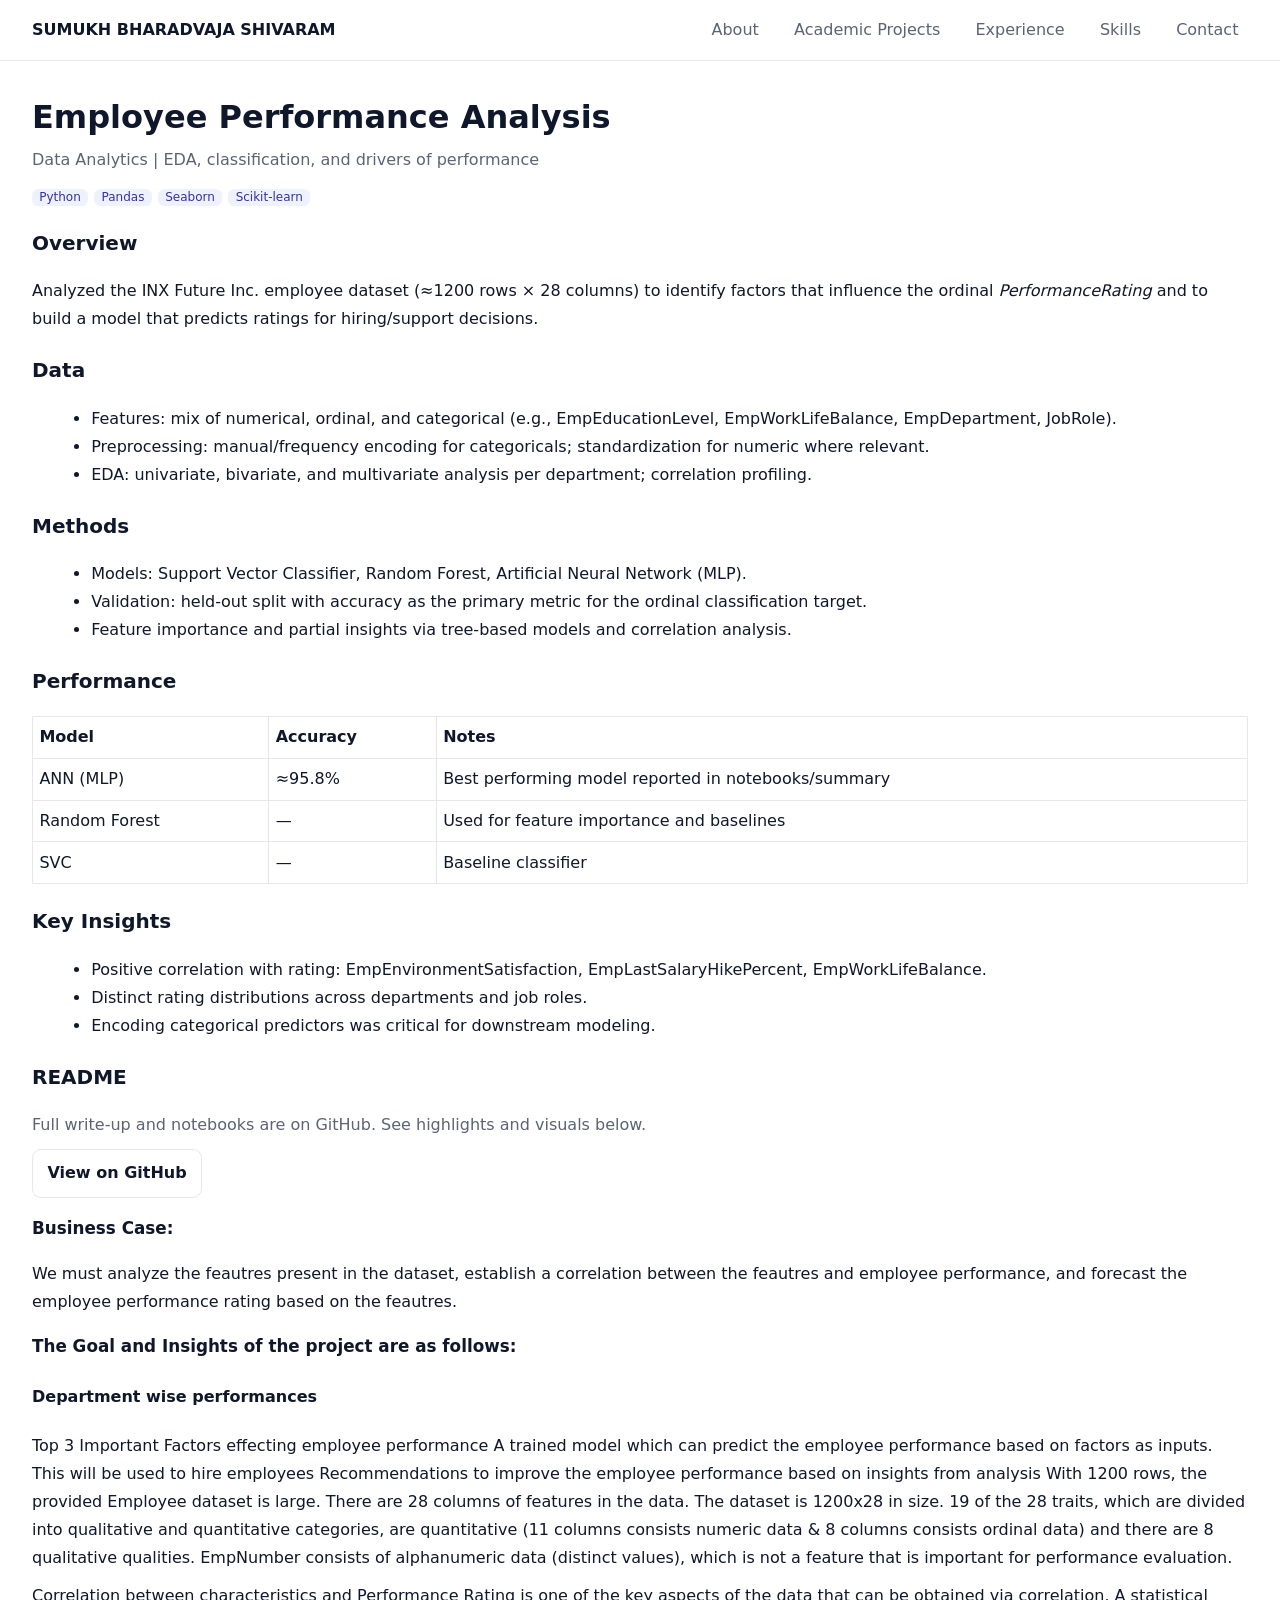
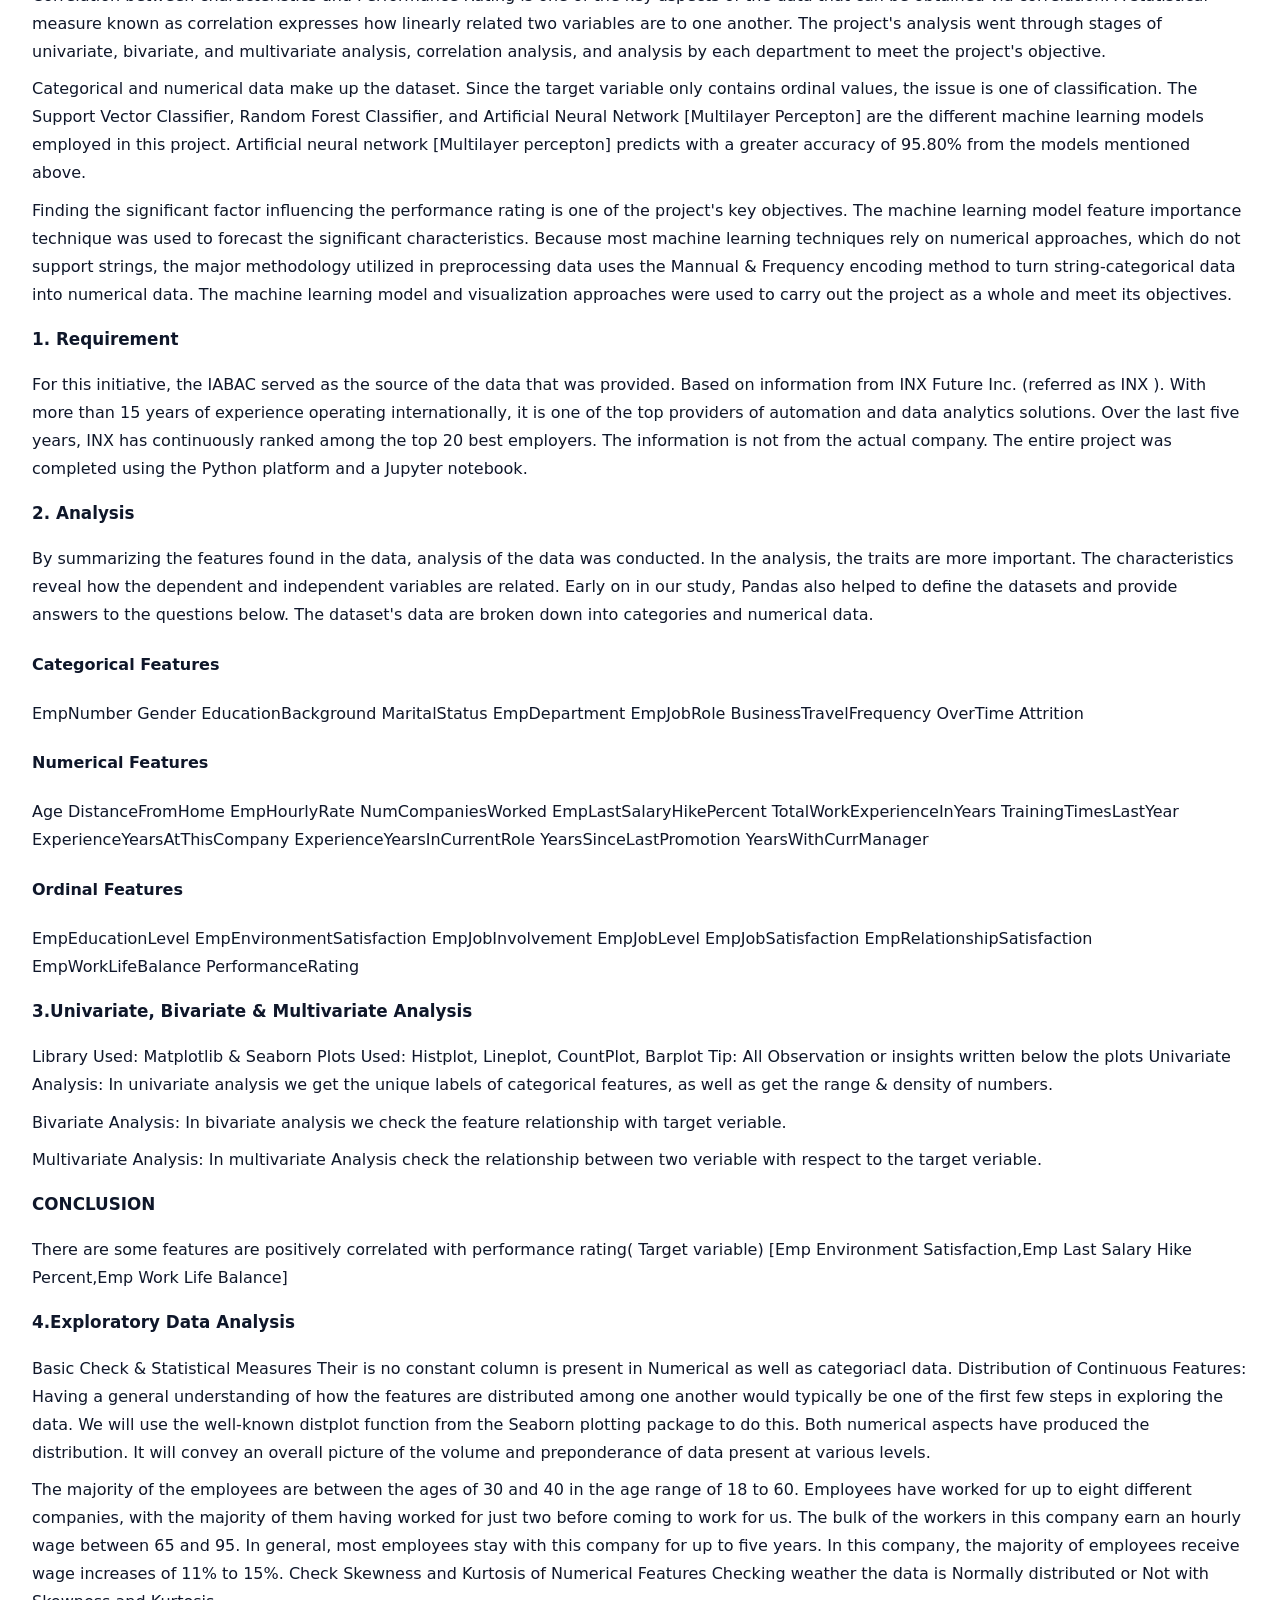
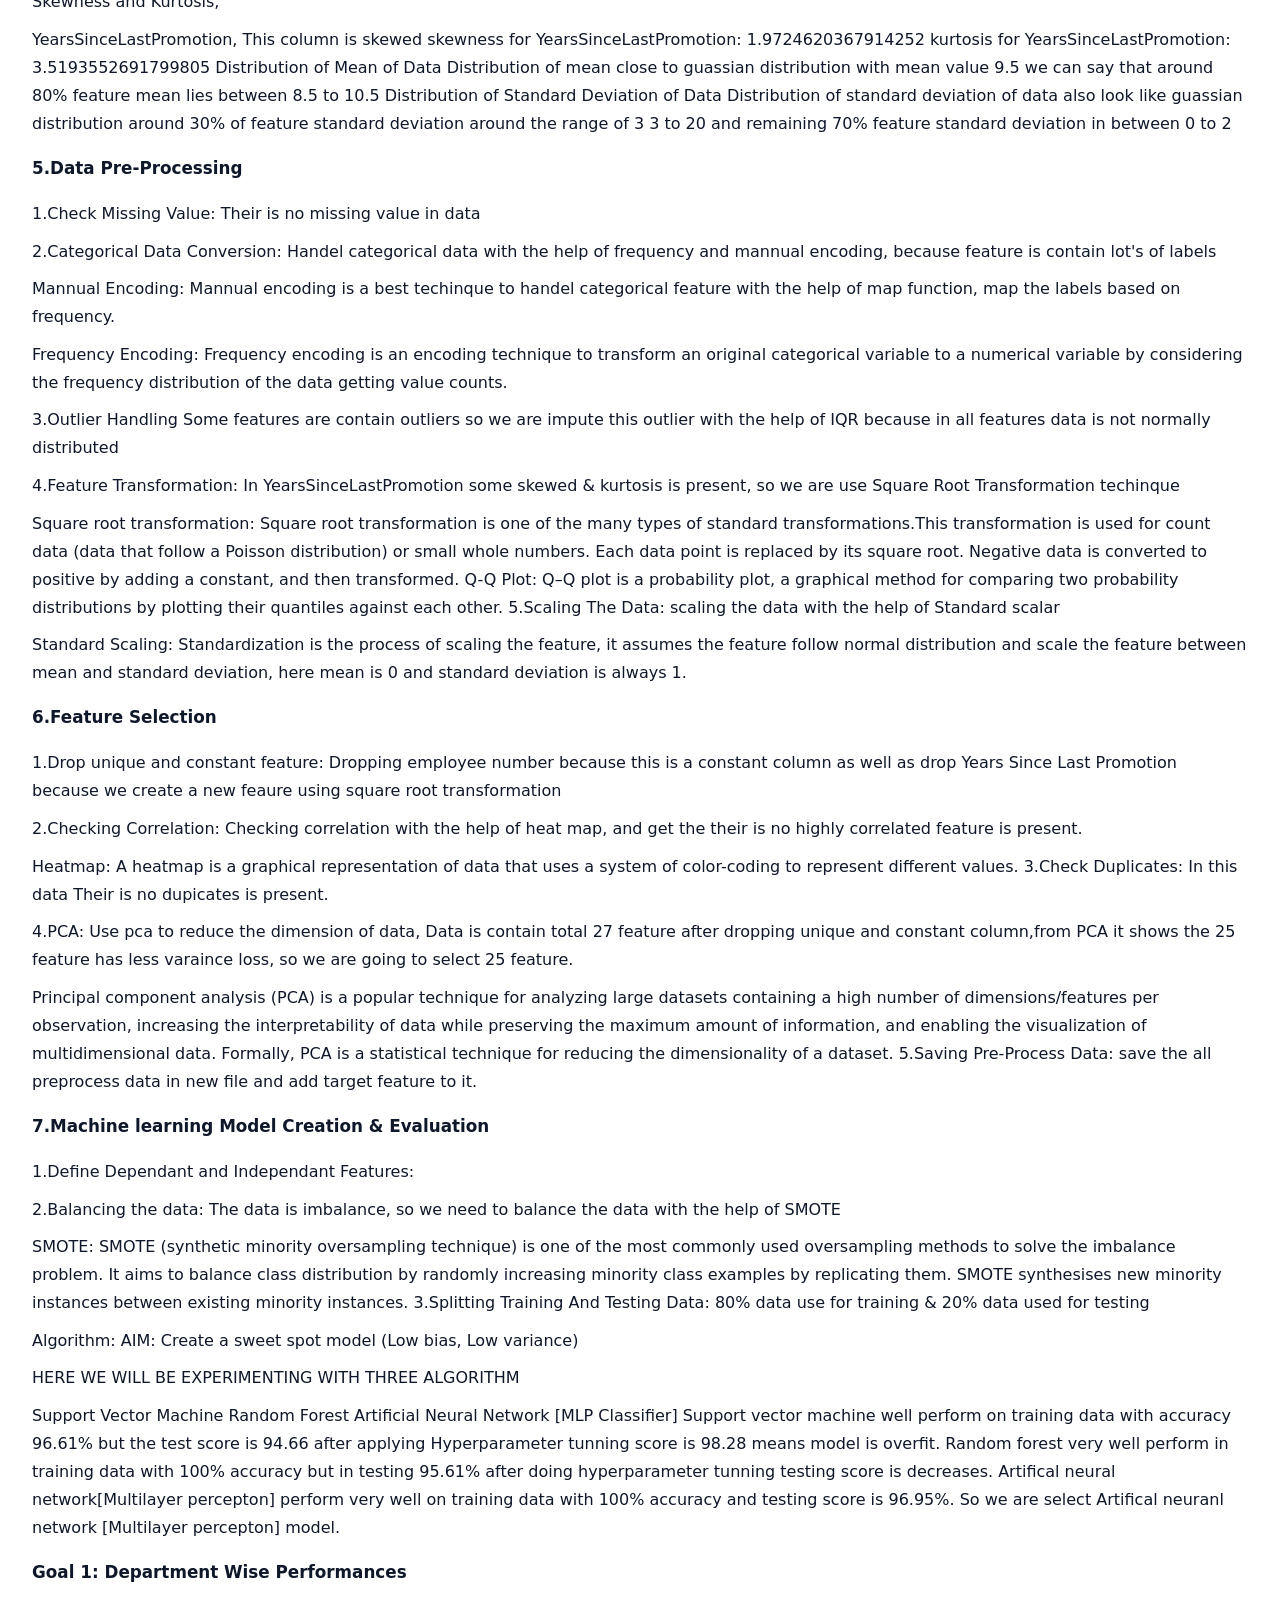
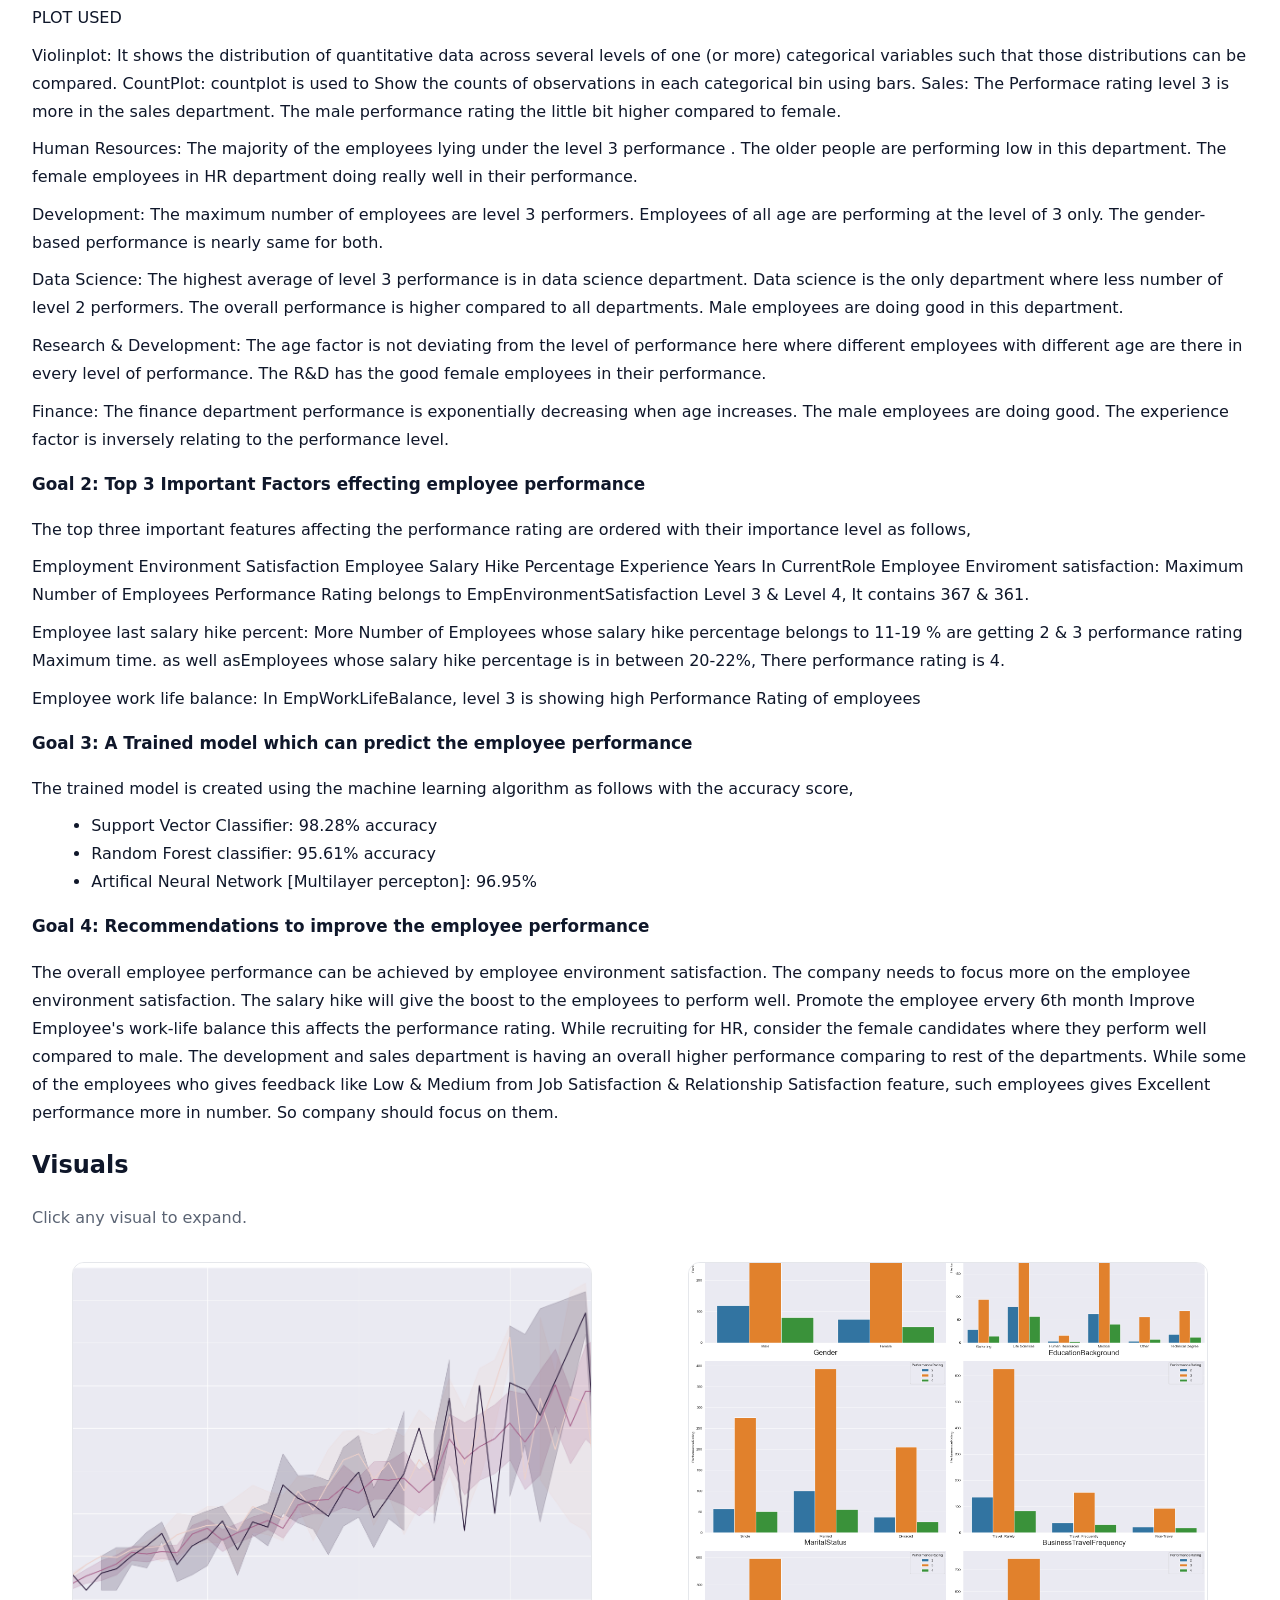
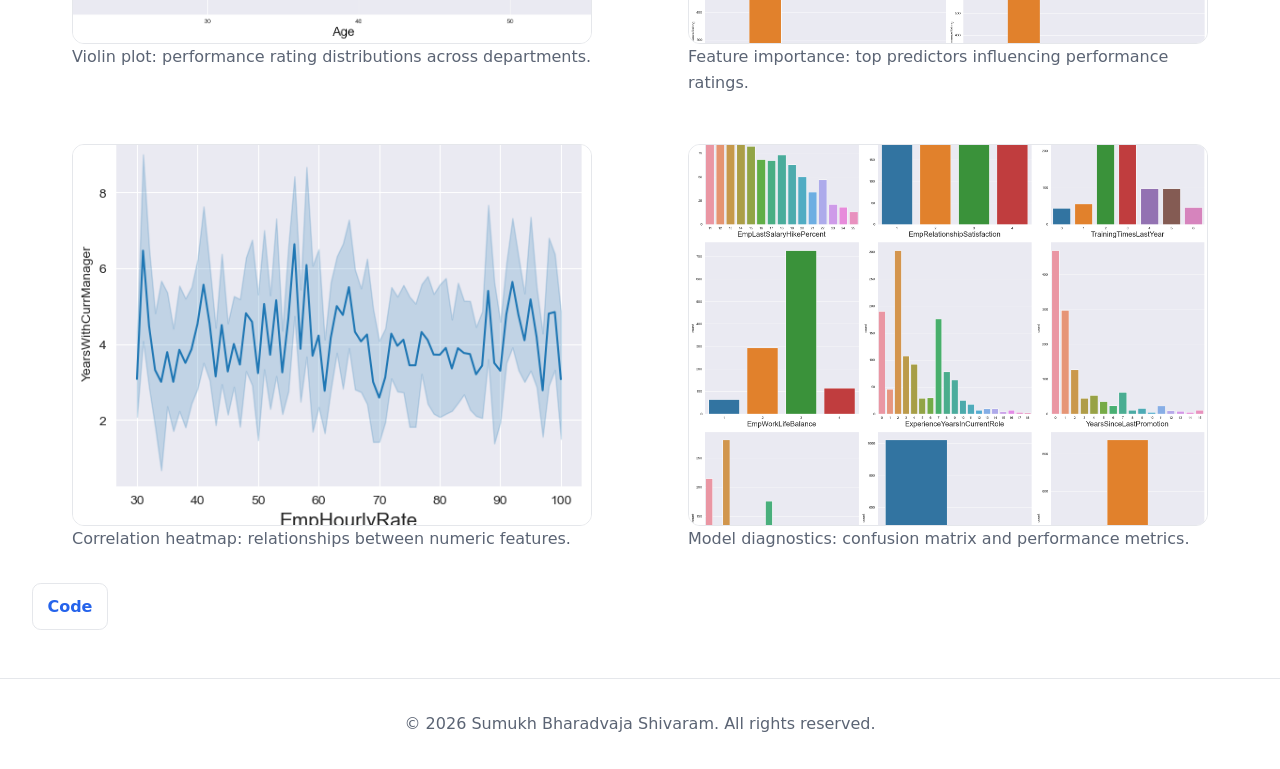
<file: details/employee-performance/index.html>
<!doctype html>
<html lang="en">
  <head>
    <meta charset="utf-8" />
    <meta name="viewport" content="width=device-width, initial-scale=1" />
    <title>Employee Performance Analysis — Details</title>
    <meta name="description" content="Employee Performance Analysis — EDA, modeling, and key drivers." />
    <link rel="stylesheet" href="../../assets/css/styles.css" />
    <link rel="icon" href="../../assets/img/EPA.png" type="image/png" />
    <style>
      
      .gallery { grid-template-columns: repeat(2, 1fr) !important; gap: 1rem; }
      .gallery img { height: 380px !important; object-fit: cover; }
      @media (max-width: 1100px) { .gallery img { height: 320px !important; } }
      @media (max-width: 900px) { .gallery { grid-template-columns: 1fr !important; } .gallery img { height: auto !important; } }

      
      body.ep-wide .container { width: min(1320px, 95%); }
      body.ep-wide .wiki .title,
      body.ep-wide .wiki .subtitle,
      body.ep-wide .wiki .toc,
      body.ep-wide .wiki .md,
      body.ep-wide .wiki .meta { max-width: 1240px; }
    </style>
  </head>
  <body class="ep-wide">
    <header class="site-header">
      <div class="container nav-wrap">
        <a class="brand" href="../../index.html">SUMUKH BHARADVAJA SHIVARAM</a>
        <button class="nav-toggle" aria-expanded="false" aria-controls="site-nav" aria-label="Toggle navigation">
          <span class="bar"></span><span class="bar"></span><span class="bar"></span>
        </button>
        <nav id="site-nav" class="site-nav">
          <a href="../../index.html#about">About</a>
          <a href="../../index.html#featured">Academic Projects</a>
          <a href="../../index.html#experience">Experience</a>
          <a href="../../index.html#skills">Skills</a>
          <a href="../../index.html#contact">Contact</a>
        </nav>
      </div>
    </header>
    <main class="container wiki">
      <h1 class="title">Employee Performance Analysis</h1>
      <p class="subtitle muted">Data Analytics | EDA, classification, and drivers of performance</p>
      <div class="meta"><span class="tag">Python</span><span class="tag">Pandas</span><span class="tag">Seaborn</span><span class="tag">Scikit‑learn</span></div>

      <article class="md">
        <h2 id="overview">Overview</h2>
        <p>Analyzed the INX Future Inc. employee dataset (≈1200 rows × 28 columns) to identify factors that influence the ordinal <em>PerformanceRating</em> and to build a model that predicts ratings for hiring/support decisions.</p>

        <h2 id="data">Data</h2>
        <ul>
          <li>Features: mix of numerical, ordinal, and categorical (e.g., EmpEducationLevel, EmpWorkLifeBalance, EmpDepartment, JobRole).</li>
          <li>Preprocessing: manual/frequency encoding for categoricals; standardization for numeric where relevant.</li>
          <li>EDA: univariate, bivariate, and multivariate analysis per department; correlation profiling.</li>
        </ul>

        <h2 id="methods">Methods</h2>
        <ul>
          <li>Models: Support Vector Classifier, Random Forest, Artificial Neural Network (MLP).</li>
          <li>Validation: held‑out split with accuracy as the primary metric for the ordinal classification target.</li>
          <li>Feature importance and partial insights via tree‑based models and correlation analysis.</li>
        </ul>

        <h2 id="performance">Performance</h2>
        <table style="width:100%; border-collapse:collapse">
          <thead>
            <tr>
              <th style="text-align:left; border-bottom:1px solid #e5e7eb; padding:.4rem">Model</th>
              <th style="text-align:left; border-bottom:1px solid #e5e7eb; padding:.4rem">Accuracy</th>
              <th style="text-align:left; border-bottom:1px solid #e5e7eb; padding:.4rem">Notes</th>
            </tr>
          </thead>
          <tbody>
            <tr><td style="padding:.4rem">ANN (MLP)</td><td style="padding:.4rem">≈95.8%</td><td style="padding:.4rem">Best performing model reported in notebooks/summary</td></tr>
            <tr><td style="padding:.4rem">Random Forest</td><td style="padding:.4rem">—</td><td style="padding:.4rem">Used for feature importance and baselines</td></tr>
            <tr><td style="padding:.4rem">SVC</td><td style="padding:.4rem">—</td><td style="padding:.4rem">Baseline classifier</td></tr>
          </tbody>
        </table>

        <h2 id="insights">Key Insights</h2>
        <ul>
          <li>Positive correlation with rating: EmpEnvironmentSatisfaction, EmpLastSalaryHikePercent, EmpWorkLifeBalance.</li>
          <li>Distinct rating distributions across departments and job roles.</li>
          <li>Encoding categorical predictors was critical for downstream modeling.</li>
        </ul>

        <h2 id="readme">README</h2>
        <div id="readme" class="md">
          <p class="muted">Full write‑up and notebooks are on GitHub. See highlights and visuals below.</p>
          <p><a class="btn" href="https://github.com/Sumukh-Bharadvaja/Employee-Performance-Analysis" target="_blank" rel="noopener">View on GitHub</a></p>
        </div>
<div class="markdown-heading" dir="auto"><h3 class="heading-element" dir="auto">Business Case:</h3><a id="user-content-business-case" class="anchor" aria-label="Permalink: Business Case:" href="#business-case"><svg class="octicon octicon-link" viewBox="0 0 16 16" version="1.1" width="16" height="16" aria-hidden="true"><path d="m7.775 3.275 1.25-1.25a3.5 3.5 0 1 1 4.95 4.95l-2.5 2.5a3.5 3.5 0 0 1-4.95 0 .751.751 0 0 1 .018-1.042.751.751 0 0 1 1.042-.018 1.998 1.998 0 0 0 2.83 0l2.5-2.5a2.002 2.002 0 0 0-2.83-2.83l-1.25 1.25a.751.751 0 0 1-1.042-.018.751.751 0 0 1-.018-1.042Zm-4.69 9.64a1.998 1.998 0 0 0 2.83 0l1.25-1.25a.751.751 0 0 1 1.042.018.751.751 0 0 1 .018 1.042l-1.25 1.25a3.5 3.5 0 1 1-4.95-4.95l2.5-2.5a3.5 3.5 0 0 1 4.95 0 .751.751 0 0 1-.018 1.042.751.751 0 0 1-1.042.018 1.998 1.998 0 0 0-2.83 0l-2.5 2.5a1.998 1.998 0 0 0 0 2.83Z"></path></svg></a></div>
<p dir="auto">We must analyze the feautres present in the dataset, establish a correlation between the feautres and employee performance, and forecast the employee performance rating based on the feautres.</p>
<div class="markdown-heading" dir="auto"><h3 class="heading-element" dir="auto">The Goal and Insights of the project are as follows:</h3><a id="user-content-the-goal-and-insights-of-the-project-are-as-follows" class="anchor" aria-label="Permalink: The Goal and Insights of the project are as follows:" href="#the-goal-and-insights-of-the-project-are-as-follows"><svg class="octicon octicon-link" viewBox="0 0 16 16" version="1.1" width="16" height="16" aria-hidden="true"><path d="m7.775 3.275 1.25-1.25a3.5 3.5 0 1 1 4.95 4.95l-2.5 2.5a3.5 3.5 0 0 1-4.95 0 .751.751 0 0 1 .018-1.042.751.751 0 0 1 1.042-.018 1.998 1.998 0 0 0 2.83 0l2.5-2.5a2.002 2.002 0 0 0-2.83-2.83l-1.25 1.25a.751.751 0 0 1-1.042-.018.751.751 0 0 1-.018-1.042Zm-4.69 9.64a1.998 1.998 0 0 0 2.83 0l1.25-1.25a.751.751 0 0 1 1.042.018.751.751 0 0 1 .018 1.042l-1.25 1.25a3.5 3.5 0 1 1-4.95-4.95l2.5-2.5a3.5 3.5 0 0 1 4.95 0 .751.751 0 0 1-.018 1.042.751.751 0 0 1-1.042.018 1.998 1.998 0 0 0-2.83 0l-2.5 2.5a1.998 1.998 0 0 0 0 2.83Z"></path></svg></a></div>
<div class="markdown-heading" dir="auto"><h4 class="heading-element" dir="auto">Department wise performances</h4><a id="user-content-department-wise-performances" class="anchor" aria-label="Permalink: Department wise performances" href="#department-wise-performances"><svg class="octicon octicon-link" viewBox="0 0 16 16" version="1.1" width="16" height="16" aria-hidden="true"><path d="m7.775 3.275 1.25-1.25a3.5 3.5 0 1 1 4.95 4.95l-2.5 2.5a3.5 3.5 0 0 1-4.95 0 .751.751 0 0 1 .018-1.042.751.751 0 0 1 1.042-.018 1.998 1.998 0 0 0 2.83 0l2.5-2.5a2.002 2.002 0 0 0-2.83-2.83l-1.25 1.25a.751.751 0 0 1-1.042-.018.751.751 0 0 1-.018-1.042Zm-4.69 9.64a1.998 1.998 0 0 0 2.83 0l1.25-1.25a.751.751 0 0 1 1.042.018.751.751 0 0 1 .018 1.042l-1.25 1.25a3.5 3.5 0 1 1-4.95-4.95l2.5-2.5a3.5 3.5 0 0 1 4.95 0 .751.751 0 0 1-.018 1.042.751.751 0 0 1-1.042.018 1.998 1.998 0 0 0-2.83 0l-2.5 2.5a1.998 1.998 0 0 0 0 2.83Z"></path></svg></a></div>
<p dir="auto">Top 3 Important Factors effecting employee performance
A trained model which can predict the employee performance based on factors as inputs. This will be used to hire employees
Recommendations to improve the employee performance based on insights from analysis
With 1200 rows, the provided Employee dataset is large. There are 28 columns of features in the data. The dataset is 1200x28 in size. 19 of the 28 traits, which are divided into qualitative and quantitative categories, are quantitative (11 columns consists numeric data &amp; 8 columns consists ordinal data) and there are 8 qualitative qualities. EmpNumber consists of alphanumeric data (distinct values), which is not a feature that is important for performance evaluation.</p>
<p dir="auto">Correlation between characteristics and Performance Rating is one of the key aspects of the data that can be obtained via correlation. A statistical measure known as correlation expresses how linearly related two variables are to one another. The project's analysis went through stages of univariate, bivariate, and multivariate analysis, correlation analysis, and analysis by each department to meet the project's objective.</p>
<p dir="auto">Categorical and numerical data make up the dataset. Since the target variable only contains ordinal values, the issue is one of classification. The Support Vector Classifier, Random Forest Classifier, and Artificial Neural Network [Multilayer Percepton] are the different machine learning models employed in this project. Artificial neural network [Multilayer percepton] predicts with a greater accuracy of 95.80% from the models mentioned above.</p>
<p dir="auto">Finding the significant factor influencing the performance rating is one of the project's key objectives. The machine learning model feature importance technique was used to forecast the significant characteristics. Because most machine learning techniques rely on numerical approaches, which do not support strings, the major methodology utilized in preprocessing data uses the Mannual &amp; Frequency encoding method to turn string-categorical data into numerical data. The machine learning model and visualization approaches were used to carry out the project as a whole and meet its objectives.</p>
<div class="markdown-heading" dir="auto"><h3 class="heading-element" dir="auto">1. Requirement</h3><a id="user-content-1-requirement" class="anchor" aria-label="Permalink: 1. Requirement" href="#1-requirement"><svg class="octicon octicon-link" viewBox="0 0 16 16" version="1.1" width="16" height="16" aria-hidden="true"><path d="m7.775 3.275 1.25-1.25a3.5 3.5 0 1 1 4.95 4.95l-2.5 2.5a3.5 3.5 0 0 1-4.95 0 .751.751 0 0 1 .018-1.042.751.751 0 0 1 1.042-.018 1.998 1.998 0 0 0 2.83 0l2.5-2.5a2.002 2.002 0 0 0-2.83-2.83l-1.25 1.25a.751.751 0 0 1-1.042-.018.751.751 0 0 1-.018-1.042Zm-4.69 9.64a1.998 1.998 0 0 0 2.83 0l1.25-1.25a.751.751 0 0 1 1.042.018.751.751 0 0 1 .018 1.042l-1.25 1.25a3.5 3.5 0 1 1-4.95-4.95l2.5-2.5a3.5 3.5 0 0 1 4.95 0 .751.751 0 0 1-.018 1.042.751.751 0 0 1-1.042.018 1.998 1.998 0 0 0-2.83 0l-2.5 2.5a1.998 1.998 0 0 0 0 2.83Z"></path></svg></a></div>
<p dir="auto">For this initiative, the IABAC served as the source of the data that was provided. Based on information from INX Future Inc. (referred as INX ). With more than 15 years of experience operating internationally, it is one of the top providers of automation and data analytics solutions. Over the last five years, INX has continuously ranked among the top 20 best employers. The information is not from the actual company. The entire project was completed using the Python platform and a Jupyter notebook.</p>
<div class="markdown-heading" dir="auto"><h3 class="heading-element" dir="auto">2. Analysis</h3><a id="user-content-2-analysis" class="anchor" aria-label="Permalink: 2. Analysis" href="#2-analysis"><svg class="octicon octicon-link" viewBox="0 0 16 16" version="1.1" width="16" height="16" aria-hidden="true"><path d="m7.775 3.275 1.25-1.25a3.5 3.5 0 1 1 4.95 4.95l-2.5 2.5a3.5 3.5 0 0 1-4.95 0 .751.751 0 0 1 .018-1.042.751.751 0 0 1 1.042-.018 1.998 1.998 0 0 0 2.83 0l2.5-2.5a2.002 2.002 0 0 0-2.83-2.83l-1.25 1.25a.751.751 0 0 1-1.042-.018.751.751 0 0 1-.018-1.042Zm-4.69 9.64a1.998 1.998 0 0 0 2.83 0l1.25-1.25a.751.751 0 0 1 1.042.018.751.751 0 0 1 .018 1.042l-1.25 1.25a3.5 3.5 0 1 1-4.95-4.95l2.5-2.5a3.5 3.5 0 0 1 4.95 0 .751.751 0 0 1-.018 1.042.751.751 0 0 1-1.042.018 1.998 1.998 0 0 0-2.83 0l-2.5 2.5a1.998 1.998 0 0 0 0 2.83Z"></path></svg></a></div>
<p dir="auto">By summarizing the features found in the data, analysis of the data was conducted. In the analysis, the traits are more important. The characteristics reveal how the dependent and independent variables are related. Early on in our study, Pandas also helped to define the datasets and provide answers to the questions below. The dataset's data are broken down into categories and numerical data.</p>
<div class="markdown-heading" dir="auto"><h4 class="heading-element" dir="auto">Categorical Features</h4><a id="user-content-categorical-features" class="anchor" aria-label="Permalink: Categorical Features" href="#categorical-features"><svg class="octicon octicon-link" viewBox="0 0 16 16" version="1.1" width="16" height="16" aria-hidden="true"><path d="m7.775 3.275 1.25-1.25a3.5 3.5 0 1 1 4.95 4.95l-2.5 2.5a3.5 3.5 0 0 1-4.95 0 .751.751 0 0 1 .018-1.042.751.751 0 0 1 1.042-.018 1.998 1.998 0 0 0 2.83 0l2.5-2.5a2.002 2.002 0 0 0-2.83-2.83l-1.25 1.25a.751.751 0 0 1-1.042-.018.751.751 0 0 1-.018-1.042Zm-4.69 9.64a1.998 1.998 0 0 0 2.83 0l1.25-1.25a.751.751 0 0 1 1.042.018.751.751 0 0 1 .018 1.042l-1.25 1.25a3.5 3.5 0 1 1-4.95-4.95l2.5-2.5a3.5 3.5 0 0 1 4.95 0 .751.751 0 0 1-.018 1.042.751.751 0 0 1-1.042.018 1.998 1.998 0 0 0-2.83 0l-2.5 2.5a1.998 1.998 0 0 0 0 2.83Z"></path></svg></a></div>
<p dir="auto">EmpNumber
Gender
EducationBackground
MaritalStatus
EmpDepartment
EmpJobRole
BusinessTravelFrequency
OverTime
Attrition</p>
<div class="markdown-heading" dir="auto"><h4 class="heading-element" dir="auto">Numerical Features</h4><a id="user-content-numerical-features" class="anchor" aria-label="Permalink: Numerical Features" href="#numerical-features"><svg class="octicon octicon-link" viewBox="0 0 16 16" version="1.1" width="16" height="16" aria-hidden="true"><path d="m7.775 3.275 1.25-1.25a3.5 3.5 0 1 1 4.95 4.95l-2.5 2.5a3.5 3.5 0 0 1-4.95 0 .751.751 0 0 1 .018-1.042.751.751 0 0 1 1.042-.018 1.998 1.998 0 0 0 2.83 0l2.5-2.5a2.002 2.002 0 0 0-2.83-2.83l-1.25 1.25a.751.751 0 0 1-1.042-.018.751.751 0 0 1-.018-1.042Zm-4.69 9.64a1.998 1.998 0 0 0 2.83 0l1.25-1.25a.751.751 0 0 1 1.042.018.751.751 0 0 1 .018 1.042l-1.25 1.25a3.5 3.5 0 1 1-4.95-4.95l2.5-2.5a3.5 3.5 0 0 1 4.95 0 .751.751 0 0 1-.018 1.042.751.751 0 0 1-1.042.018 1.998 1.998 0 0 0-2.83 0l-2.5 2.5a1.998 1.998 0 0 0 0 2.83Z"></path></svg></a></div>
<p dir="auto">Age
DistanceFromHome
EmpHourlyRate
NumCompaniesWorked
EmpLastSalaryHikePercent
TotalWorkExperienceInYears
TrainingTimesLastYear
ExperienceYearsAtThisCompany
ExperienceYearsInCurrentRole
YearsSinceLastPromotion
YearsWithCurrManager</p>
<div class="markdown-heading" dir="auto"><h4 class="heading-element" dir="auto">Ordinal Features</h4><a id="user-content-ordinal-features" class="anchor" aria-label="Permalink: Ordinal Features" href="#ordinal-features"><svg class="octicon octicon-link" viewBox="0 0 16 16" version="1.1" width="16" height="16" aria-hidden="true"><path d="m7.775 3.275 1.25-1.25a3.5 3.5 0 1 1 4.95 4.95l-2.5 2.5a3.5 3.5 0 0 1-4.95 0 .751.751 0 0 1 .018-1.042.751.751 0 0 1 1.042-.018 1.998 1.998 0 0 0 2.83 0l2.5-2.5a2.002 2.002 0 0 0-2.83-2.83l-1.25 1.25a.751.751 0 0 1-1.042-.018.751.751 0 0 1-.018-1.042Zm-4.69 9.64a1.998 1.998 0 0 0 2.83 0l1.25-1.25a.751.751 0 0 1 1.042.018.751.751 0 0 1 .018 1.042l-1.25 1.25a3.5 3.5 0 1 1-4.95-4.95l2.5-2.5a3.5 3.5 0 0 1 4.95 0 .751.751 0 0 1-.018 1.042.751.751 0 0 1-1.042.018 1.998 1.998 0 0 0-2.83 0l-2.5 2.5a1.998 1.998 0 0 0 0 2.83Z"></path></svg></a></div>
<p dir="auto">EmpEducationLevel
EmpEnvironmentSatisfaction
EmpJobInvolvement
EmpJobLevel
EmpJobSatisfaction
EmpRelationshipSatisfaction
EmpWorkLifeBalance
PerformanceRating</p>
<div class="markdown-heading" dir="auto"><h3 class="heading-element" dir="auto">3.Univariate, Bivariate &amp; Multivariate Analysis</h3><a id="user-content-3univariate-bivariate--multivariate-analysis" class="anchor" aria-label="Permalink: 3.Univariate, Bivariate &amp; Multivariate Analysis" href="#3univariate-bivariate--multivariate-analysis"><svg class="octicon octicon-link" viewBox="0 0 16 16" version="1.1" width="16" height="16" aria-hidden="true"><path d="m7.775 3.275 1.25-1.25a3.5 3.5 0 1 1 4.95 4.95l-2.5 2.5a3.5 3.5 0 0 1-4.95 0 .751.751 0 0 1 .018-1.042.751.751 0 0 1 1.042-.018 1.998 1.998 0 0 0 2.83 0l2.5-2.5a2.002 2.002 0 0 0-2.83-2.83l-1.25 1.25a.751.751 0 0 1-1.042-.018.751.751 0 0 1-.018-1.042Zm-4.69 9.64a1.998 1.998 0 0 0 2.83 0l1.25-1.25a.751.751 0 0 1 1.042.018.751.751 0 0 1 .018 1.042l-1.25 1.25a3.5 3.5 0 1 1-4.95-4.95l2.5-2.5a3.5 3.5 0 0 1 4.95 0 .751.751 0 0 1-.018 1.042.751.751 0 0 1-1.042.018 1.998 1.998 0 0 0-2.83 0l-2.5 2.5a1.998 1.998 0 0 0 0 2.83Z"></path></svg></a></div>
<p dir="auto">Library Used: Matplotlib &amp; Seaborn
Plots Used: Histplot, Lineplot, CountPlot, Barplot
Tip: All Observation or insights written below the plots
Univariate Analysis: In univariate analysis we get the unique labels of categorical features, as well as get the range &amp; density of numbers.</p>
<p dir="auto">Bivariate Analysis: In bivariate analysis we check the feature relationship with target veriable.</p>
<p dir="auto">Multivariate Analysis: In multivariate Analysis check the relationship between two veriable with respect to the target veriable.</p>
<div class="markdown-heading" dir="auto"><h3 class="heading-element" dir="auto">CONCLUSION</h3><a id="user-content-conclusion" class="anchor" aria-label="Permalink: CONCLUSION" href="#conclusion"><svg class="octicon octicon-link" viewBox="0 0 16 16" version="1.1" width="16" height="16" aria-hidden="true"><path d="m7.775 3.275 1.25-1.25a3.5 3.5 0 1 1 4.95 4.95l-2.5 2.5a3.5 3.5 0 0 1-4.95 0 .751.751 0 0 1 .018-1.042.751.751 0 0 1 1.042-.018 1.998 1.998 0 0 0 2.83 0l2.5-2.5a2.002 2.002 0 0 0-2.83-2.83l-1.25 1.25a.751.751 0 0 1-1.042-.018.751.751 0 0 1-.018-1.042Zm-4.69 9.64a1.998 1.998 0 0 0 2.83 0l1.25-1.25a.751.751 0 0 1 1.042.018.751.751 0 0 1 .018 1.042l-1.25 1.25a3.5 3.5 0 1 1-4.95-4.95l2.5-2.5a3.5 3.5 0 0 1 4.95 0 .751.751 0 0 1-.018 1.042.751.751 0 0 1-1.042.018 1.998 1.998 0 0 0-2.83 0l-2.5 2.5a1.998 1.998 0 0 0 0 2.83Z"></path></svg></a></div>
<p dir="auto">There are some features are positively correlated with performance rating( Target variable) [Emp Environment Satisfaction,Emp Last Salary Hike Percent,Emp Work Life Balance]</p>
<div class="markdown-heading" dir="auto"><h3 class="heading-element" dir="auto">4.Exploratory Data Analysis</h3><a id="user-content-4exploratory-data-analysis" class="anchor" aria-label="Permalink: 4.Exploratory Data Analysis" href="#4exploratory-data-analysis"><svg class="octicon octicon-link" viewBox="0 0 16 16" version="1.1" width="16" height="16" aria-hidden="true"><path d="m7.775 3.275 1.25-1.25a3.5 3.5 0 1 1 4.95 4.95l-2.5 2.5a3.5 3.5 0 0 1-4.95 0 .751.751 0 0 1 .018-1.042.751.751 0 0 1 1.042-.018 1.998 1.998 0 0 0 2.83 0l2.5-2.5a2.002 2.002 0 0 0-2.83-2.83l-1.25 1.25a.751.751 0 0 1-1.042-.018.751.751 0 0 1-.018-1.042Zm-4.69 9.64a1.998 1.998 0 0 0 2.83 0l1.25-1.25a.751.751 0 0 1 1.042.018.751.751 0 0 1 .018 1.042l-1.25 1.25a3.5 3.5 0 1 1-4.95-4.95l2.5-2.5a3.5 3.5 0 0 1 4.95 0 .751.751 0 0 1-.018 1.042.751.751 0 0 1-1.042.018 1.998 1.998 0 0 0-2.83 0l-2.5 2.5a1.998 1.998 0 0 0 0 2.83Z"></path></svg></a></div>
<p dir="auto">Basic Check &amp; Statistical Measures
Their is no constant column is present in Numerical as well as categoriacl data.
Distribution of Continuous Features:
Having a general understanding of how the features are distributed among one another would typically be one of the first few steps in exploring the data. We will use the well-known distplot function from the Seaborn plotting package to do this. Both numerical aspects have produced the distribution. It will convey an overall picture of the volume and preponderance of data present at various levels.</p>
<p dir="auto">The majority of the employees are between the ages of 30 and 40 in the age range of 18 to 60.
Employees have worked for up to eight different companies, with the majority of them having worked for just two before coming to work for us.
The bulk of the workers in this company earn an hourly wage between 65 and 95.
In general, most employees stay with this company for up to five years. In this company, the majority of employees receive wage increases of 11% to 15%.
Check Skewness and Kurtosis of Numerical Features
Checking weather the data is Normally distributed or Not with Skewness and Kurtosis,</p>
<p dir="auto">YearsSinceLastPromotion, This column is skewed
skewness for YearsSinceLastPromotion: 1.9724620367914252
kurtosis for YearsSinceLastPromotion: 3.5193552691799805
Distribution of Mean of Data
Distribution of mean close to guassian distribution with mean value 9.5
we can say that around 80% feature mean lies between 8.5 to 10.5
Distribution of Standard Deviation of Data
Distribution of standard deviation of data also look like guassian distribution around 30% of feature standard deviation around the range of 3 3 to 20 and remaining 70% feature standard deviation in between 0 to 2</p>
<div class="markdown-heading" dir="auto"><h3 class="heading-element" dir="auto">5.Data Pre-Processing</h3><a id="user-content-5data-pre-processing" class="anchor" aria-label="Permalink: 5.Data Pre-Processing" href="#5data-pre-processing"><svg class="octicon octicon-link" viewBox="0 0 16 16" version="1.1" width="16" height="16" aria-hidden="true"><path d="m7.775 3.275 1.25-1.25a3.5 3.5 0 1 1 4.95 4.95l-2.5 2.5a3.5 3.5 0 0 1-4.95 0 .751.751 0 0 1 .018-1.042.751.751 0 0 1 1.042-.018 1.998 1.998 0 0 0 2.83 0l2.5-2.5a2.002 2.002 0 0 0-2.83-2.83l-1.25 1.25a.751.751 0 0 1-1.042-.018.751.751 0 0 1-.018-1.042Zm-4.69 9.64a1.998 1.998 0 0 0 2.83 0l1.25-1.25a.751.751 0 0 1 1.042.018.751.751 0 0 1 .018 1.042l-1.25 1.25a3.5 3.5 0 1 1-4.95-4.95l2.5-2.5a3.5 3.5 0 0 1 4.95 0 .751.751 0 0 1-.018 1.042.751.751 0 0 1-1.042.018 1.998 1.998 0 0 0-2.83 0l-2.5 2.5a1.998 1.998 0 0 0 0 2.83Z"></path></svg></a></div>
<p dir="auto">1.Check Missing Value: Their is no missing value in data</p>
<p dir="auto">2.Categorical Data Conversion: Handel categorical data with the help of frequency and mannual encoding, because feature is contain lot's of labels</p>
<p dir="auto">Mannual Encoding: Mannual encoding is a best techinque to handel categorical feature with the help of map function, map the labels based on frequency.</p>
<p dir="auto">Frequency Encoding: Frequency encoding is an encoding technique to transform an original categorical variable to a numerical variable by considering the frequency distribution of the data getting value counts.</p>
<p dir="auto">3.Outlier Handling Some features are contain outliers so we are impute this outlier with the help of IQR because in all features data is not normally distributed</p>
<p dir="auto">4.Feature Transformation: In YearsSinceLastPromotion some skewed &amp; kurtosis is present, so we are use Square Root Transformation techinque</p>
<p dir="auto">Square root transformation: Square root transformation is one of the many types of standard transformations.This transformation is used for count data (data that follow a Poisson distribution) or small whole numbers. Each data point is replaced by its square root. Negative data is converted to positive by adding a constant, and then transformed.
Q-Q Plot: Q–Q plot is a probability plot, a graphical method for comparing two probability distributions by plotting their quantiles against each other.
5.Scaling The Data: scaling the data with the help of Standard scalar</p>
<p dir="auto">Standard Scaling: Standardization is the process of scaling the feature, it assumes the feature follow normal distribution and scale the feature between mean and standard deviation, here mean is 0 and standard deviation is always 1.</p>
<div class="markdown-heading" dir="auto"><h3 class="heading-element" dir="auto">6.Feature Selection</h3><a id="user-content-6feature-selection" class="anchor" aria-label="Permalink: 6.Feature Selection" href="#6feature-selection"><svg class="octicon octicon-link" viewBox="0 0 16 16" version="1.1" width="16" height="16" aria-hidden="true"><path d="m7.775 3.275 1.25-1.25a3.5 3.5 0 1 1 4.95 4.95l-2.5 2.5a3.5 3.5 0 0 1-4.95 0 .751.751 0 0 1 .018-1.042.751.751 0 0 1 1.042-.018 1.998 1.998 0 0 0 2.83 0l2.5-2.5a2.002 2.002 0 0 0-2.83-2.83l-1.25 1.25a.751.751 0 0 1-1.042-.018.751.751 0 0 1-.018-1.042Zm-4.69 9.64a1.998 1.998 0 0 0 2.83 0l1.25-1.25a.751.751 0 0 1 1.042.018.751.751 0 0 1 .018 1.042l-1.25 1.25a3.5 3.5 0 1 1-4.95-4.95l2.5-2.5a3.5 3.5 0 0 1 4.95 0 .751.751 0 0 1-.018 1.042.751.751 0 0 1-1.042.018 1.998 1.998 0 0 0-2.83 0l-2.5 2.5a1.998 1.998 0 0 0 0 2.83Z"></path></svg></a></div>
<p dir="auto">1.Drop unique and constant feature: Dropping employee number because this is a constant column as well as drop Years Since Last Promotion because we create a new feaure using square root transformation</p>
<p dir="auto">2.Checking Correlation: Checking correlation with the help of heat map, and get the their is no highly correlated feature is present.</p>
<p dir="auto">Heatmap: A heatmap is a graphical representation of data that uses a system of color-coding to represent different values.
3.Check Duplicates: In this data Their is no dupicates is present.</p>
<p dir="auto">4.PCA: Use pca to reduce the dimension of data, Data is contain total 27 feature after dropping unique and constant column,from PCA it shows the 25 feature has less varaince loss, so we are going to select 25 feature.</p>
<p dir="auto">Principal component analysis (PCA) is a popular technique for analyzing large datasets containing a high number of dimensions/features per observation, increasing the interpretability of data while preserving the maximum amount of information, and enabling the visualization of multidimensional data. Formally, PCA is a statistical technique for reducing the dimensionality of a dataset.
5.Saving Pre-Process Data: save the all preprocess data in new file and add target feature to it.</p>
<div class="markdown-heading" dir="auto"><h3 class="heading-element" dir="auto">7.Machine learning Model Creation &amp; Evaluation</h3><a id="user-content-7machine-learning-model-creation--evaluation" class="anchor" aria-label="Permalink: 7.Machine learning Model Creation &amp; Evaluation" href="#7machine-learning-model-creation--evaluation"><svg class="octicon octicon-link" viewBox="0 0 16 16" version="1.1" width="16" height="16" aria-hidden="true"><path d="m7.775 3.275 1.25-1.25a3.5 3.5 0 1 1 4.95 4.95l-2.5 2.5a3.5 3.5 0 0 1-4.95 0 .751.751 0 0 1 .018-1.042.751.751 0 0 1 1.042-.018 1.998 1.998 0 0 0 2.83 0l2.5-2.5a2.002 2.002 0 0 0-2.83-2.83l-1.25 1.25a.751.751 0 0 1-1.042-.018.751.751 0 0 1-.018-1.042Zm-4.69 9.64a1.998 1.998 0 0 0 2.83 0l1.25-1.25a.751.751 0 0 1 1.042.018.751.751 0 0 1 .018 1.042l-1.25 1.25a3.5 3.5 0 1 1-4.95-4.95l2.5-2.5a3.5 3.5 0 0 1 4.95 0 .751.751 0 0 1-.018 1.042.751.751 0 0 1-1.042.018 1.998 1.998 0 0 0-2.83 0l-2.5 2.5a1.998 1.998 0 0 0 0 2.83Z"></path></svg></a></div>
<p dir="auto">1.Define Dependant and Independant Features:</p>
<p dir="auto">2.Balancing the data: The data is imbalance, so we need to balance the data with the help of SMOTE</p>
<p dir="auto">SMOTE: SMOTE (synthetic minority oversampling technique) is one of the most commonly used oversampling methods to solve the imbalance problem. It aims to balance class distribution by randomly increasing minority class examples by replicating them. SMOTE synthesises new minority instances between existing minority instances.
3.Splitting Training And Testing Data: 80% data use for training &amp; 20% data used for testing</p>
<p dir="auto">Algorithm:
AIM: Create a sweet spot model (Low bias, Low variance)</p>
<p dir="auto">HERE WE WILL BE EXPERIMENTING WITH THREE ALGORITHM</p>
<p dir="auto">Support Vector Machine
Random Forest
Artificial Neural Network [MLP Classifier]
Support vector machine well perform on training data with accuracy 96.61% but the test score is 94.66 after applying Hyperparameter tunning score is 98.28 means model is overfit.
Random forest very well perform in training data with 100% accuracy but in testing 95.61% after doing hyperparameter tunning testing score is decreases.
Artifical neural network[Multilayer percepton] perform very well on training data with 100% accuracy and testing score is 96.95%.
So we are select Artifical neuranl network [Multilayer percepton] model.</p>
<div class="markdown-heading" dir="auto"><h3 class="heading-element" dir="auto">Goal 1: Department Wise Performances</h3><a id="user-content-goal-1-department-wise-performances" class="anchor" aria-label="Permalink: Goal 1: Department Wise Performances" href="#goal-1-department-wise-performances"><svg class="octicon octicon-link" viewBox="0 0 16 16" version="1.1" width="16" height="16" aria-hidden="true"><path d="m7.775 3.275 1.25-1.25a3.5 3.5 0 1 1 4.95 4.95l-2.5 2.5a3.5 3.5 0 0 1-4.95 0 .751.751 0 0 1 .018-1.042.751.751 0 0 1 1.042-.018 1.998 1.998 0 0 0 2.83 0l2.5-2.5a2.002 2.002 0 0 0-2.83-2.83l-1.25 1.25a.751.751 0 0 1-1.042-.018.751.751 0 0 1-.018-1.042Zm-4.69 9.64a1.998 1.998 0 0 0 2.83 0l1.25-1.25a.751.751 0 0 1 1.042.018.751.751 0 0 1 .018 1.042l-1.25 1.25a3.5 3.5 0 1 1-4.95-4.95l2.5-2.5a3.5 3.5 0 0 1 4.95 0 .751.751 0 0 1-.018 1.042.751.751 0 0 1-1.042.018 1.998 1.998 0 0 0-2.83 0l-2.5 2.5a1.998 1.998 0 0 0 0 2.83Z"></path></svg></a></div>
<p dir="auto">PLOT USED</p>
<p dir="auto">Violinplot: It shows the distribution of quantitative data across several levels of one (or more) categorical variables such that those distributions can be compared.
CountPlot: countplot is used to Show the counts of observations in each categorical bin using bars.
Sales: The Performace rating level 3 is more in the sales department. The male performance rating the little bit higher compared to female.</p>
<p dir="auto">Human Resources: The majority of the employees lying under the level 3 performance . The older people are performing low in this department. The female employees in HR department doing really well in their performance.</p>
<p dir="auto">Development: The maximum number of employees are level 3 performers. Employees of all age are performing at the level of 3 only. The gender-based performance is nearly same for both.</p>
<p dir="auto">Data Science: The highest average of level 3 performance is in data science department. Data science is the only department where less number of level 2 performers. The overall performance is higher compared to all departments. Male employees are doing good in this department.</p>
<p dir="auto">Research &amp; Development: The age factor is not deviating from the level of performance here where different employees with different age are there in every level of performance. The R&amp;D has the good female employees in their performance.</p>
<p dir="auto">Finance: The finance department performance is exponentially decreasing when age increases. The male employees are doing good. The experience factor is inversely relating to the performance level.</p>
<div class="markdown-heading" dir="auto"><h3 class="heading-element" dir="auto">Goal 2: Top 3 Important Factors effecting employee performance</h3><a id="user-content-goal-2-top-3-important-factors-effecting-employee-performance" class="anchor" aria-label="Permalink: Goal 2: Top 3 Important Factors effecting employee performance" href="#goal-2-top-3-important-factors-effecting-employee-performance"><svg class="octicon octicon-link" viewBox="0 0 16 16" version="1.1" width="16" height="16" aria-hidden="true"><path d="m7.775 3.275 1.25-1.25a3.5 3.5 0 1 1 4.95 4.95l-2.5 2.5a3.5 3.5 0 0 1-4.95 0 .751.751 0 0 1 .018-1.042.751.751 0 0 1 1.042-.018 1.998 1.998 0 0 0 2.83 0l2.5-2.5a2.002 2.002 0 0 0-2.83-2.83l-1.25 1.25a.751.751 0 0 1-1.042-.018.751.751 0 0 1-.018-1.042Zm-4.69 9.64a1.998 1.998 0 0 0 2.83 0l1.25-1.25a.751.751 0 0 1 1.042.018.751.751 0 0 1 .018 1.042l-1.25 1.25a3.5 3.5 0 1 1-4.95-4.95l2.5-2.5a3.5 3.5 0 0 1 4.95 0 .751.751 0 0 1-.018 1.042.751.751 0 0 1-1.042.018 1.998 1.998 0 0 0-2.83 0l-2.5 2.5a1.998 1.998 0 0 0 0 2.83Z"></path></svg></a></div>
<p dir="auto">The top three important features affecting the performance rating are ordered with their importance level as follows,</p>
<p dir="auto">Employment Environment Satisfaction
Employee Salary Hike Percentage
Experience Years In CurrentRole
Employee Enviroment satisfaction: Maximum Number of Employees Performance Rating belongs to EmpEnvironmentSatisfaction Level 3 &amp; Level 4, It contains 367 &amp; 361.</p>
<p dir="auto">Employee last salary hike percent: More Number of Employees whose salary hike percentage belongs to 11-19 % are getting 2 &amp; 3 performance rating Maximum time. as well asEmployees whose salary hike percentage is in between 20-22%, There performance rating is 4.</p>
<p dir="auto">Employee work life balance: In EmpWorkLifeBalance, level 3 is showing high Performance Rating of employees</p>
<div class="markdown-heading" dir="auto"><h3 class="heading-element" dir="auto">Goal 3: A Trained model which can predict the employee performance</h3><a id="user-content-goal-3-a-trained-model-which-can-predict-the-employee-performance" class="anchor" aria-label="Permalink: Goal 3: A Trained model which can predict the employee performance" href="#goal-3-a-trained-model-which-can-predict-the-employee-performance"><svg class="octicon octicon-link" viewBox="0 0 16 16" version="1.1" width="16" height="16" aria-hidden="true"><path d="m7.775 3.275 1.25-1.25a3.5 3.5 0 1 1 4.95 4.95l-2.5 2.5a3.5 3.5 0 0 1-4.95 0 .751.751 0 0 1 .018-1.042.751.751 0 0 1 1.042-.018 1.998 1.998 0 0 0 2.83 0l2.5-2.5a2.002 2.002 0 0 0-2.83-2.83l-1.25 1.25a.751.751 0 0 1-1.042-.018.751.751 0 0 1-.018-1.042Zm-4.69 9.64a1.998 1.998 0 0 0 2.83 0l1.25-1.25a.751.751 0 0 1 1.042.018.751.751 0 0 1 .018 1.042l-1.25 1.25a3.5 3.5 0 1 1-4.95-4.95l2.5-2.5a3.5 3.5 0 0 1 4.95 0 .751.751 0 0 1-.018 1.042.751.751 0 0 1-1.042.018 1.998 1.998 0 0 0-2.83 0l-2.5 2.5a1.998 1.998 0 0 0 0 2.83Z"></path></svg></a></div>
<p dir="auto">The trained model is created using the machine learning algorithm as follows with the accuracy score,</p>
<ul dir="auto">
<li>Support Vector Classifier: 98.28% accuracy</li>
<li>Random Forest classifier: 95.61% accuracy</li>
<li>Artifical Neural Network [Multilayer percepton]: 96.95%</li>
</ul>
<div class="markdown-heading" dir="auto"><h3 class="heading-element" dir="auto">Goal 4: Recommendations to improve the employee performance</h3><a id="user-content-goal-4-recommendations-to-improve-the-employee-performance" class="anchor" aria-label="Permalink: Goal 4: Recommendations to improve the employee performance" href="#goal-4-recommendations-to-improve-the-employee-performance"><svg class="octicon octicon-link" viewBox="0 0 16 16" version="1.1" width="16" height="16" aria-hidden="true"><path d="m7.775 3.275 1.25-1.25a3.5 3.5 0 1 1 4.95 4.95l-2.5 2.5a3.5 3.5 0 0 1-4.95 0 .751.751 0 0 1 .018-1.042.751.751 0 0 1 1.042-.018 1.998 1.998 0 0 0 2.83 0l2.5-2.5a2.002 2.002 0 0 0-2.83-2.83l-1.25 1.25a.751.751 0 0 1-1.042-.018.751.751 0 0 1-.018-1.042Zm-4.69 9.64a1.998 1.998 0 0 0 2.83 0l1.25-1.25a.751.751 0 0 1 1.042.018.751.751 0 0 1 .018 1.042l-1.25 1.25a3.5 3.5 0 1 1-4.95-4.95l2.5-2.5a3.5 3.5 0 0 1 4.95 0 .751.751 0 0 1-.018 1.042.751.751 0 0 1-1.042.018 1.998 1.998 0 0 0-2.83 0l-2.5 2.5a1.998 1.998 0 0 0 0 2.83Z"></path></svg></a></div>
<p dir="auto">The overall employee performance can be achieved by employee environment satisfaction. The company needs to focus more on the employee environment satisfaction.
The salary hike will give the boost to the employees to perform well.
Promote the employee ervery 6th month
Improve Employee's work-life balance this affects the performance rating.
While recruiting for HR, consider the female candidates where they perform well compared to male.
The development and sales department is having an overall higher performance comparing to rest of the departments. While some of the employees who gives feedback like Low &amp; Medium from Job Satisfaction &amp; Relationship Satisfaction feature, such employees gives Excellent performance more in number. So company should focus on them.</p>
</article></div>
        <h2 id="visuals">Visuals</h2>
        <p class="muted">Click any visual to expand.</p>
        <div class="gallery" aria-label="Employee Performance visuals">
          <!-- 2x2 grid: use the expanded visuals as thumbnails so they appear larger in-page, but still open in the lightbox on click -->
          <figure>
            <a href="images/nb_plot_18.png"><img src="images/nb_plot_18.png" alt="Violin plot of performance by department" loading="lazy" /></a>
            <figcaption class="muted">Violin plot: performance rating distributions across departments.</figcaption>
          </figure>
          <figure>
            <a href="images/nb_plot_14.png"><img src="images/nb_plot_14.png" alt="Feature importance (Random Forest)" loading="lazy" /></a>
            <figcaption class="muted">Feature importance: top predictors influencing performance ratings.</figcaption>
          </figure>
          <figure>
            <a href="images/nb_plot_12.png"><img src="images/nb_plot_12.png" alt="Correlation heatmap of selected features" loading="lazy" /></a>
            <figcaption class="muted">Correlation heatmap: relationships between numeric features.</figcaption>
          </figure>
          <figure>
            <a href="images/nb_plot_05.png"><img src="images/nb_plot_05.png" alt="Model performance metrics / confusion matrix" loading="lazy" /></a>
            <figcaption class="muted">Model diagnostics: confusion matrix and performance metrics.</figcaption>
          </figure>
        </div>

        <p class="links" style="margin-top:1rem">
          <a class="btn" href="https://github.com/Sumukh-Bharadvaja/Employee-Performance-Analysis" target="_blank" rel="noopener noreferrer">Code</a>
        </p>
      </article>
    </main>
    <footer class="site-footer"><div class="container"><p>© <span id="year"></span> Sumukh Bharadvaja Shivaram. All rights reserved.</p></div></footer>
    <script src="../../assets/js/main.js"></script>
  </body>
</html>
</file>
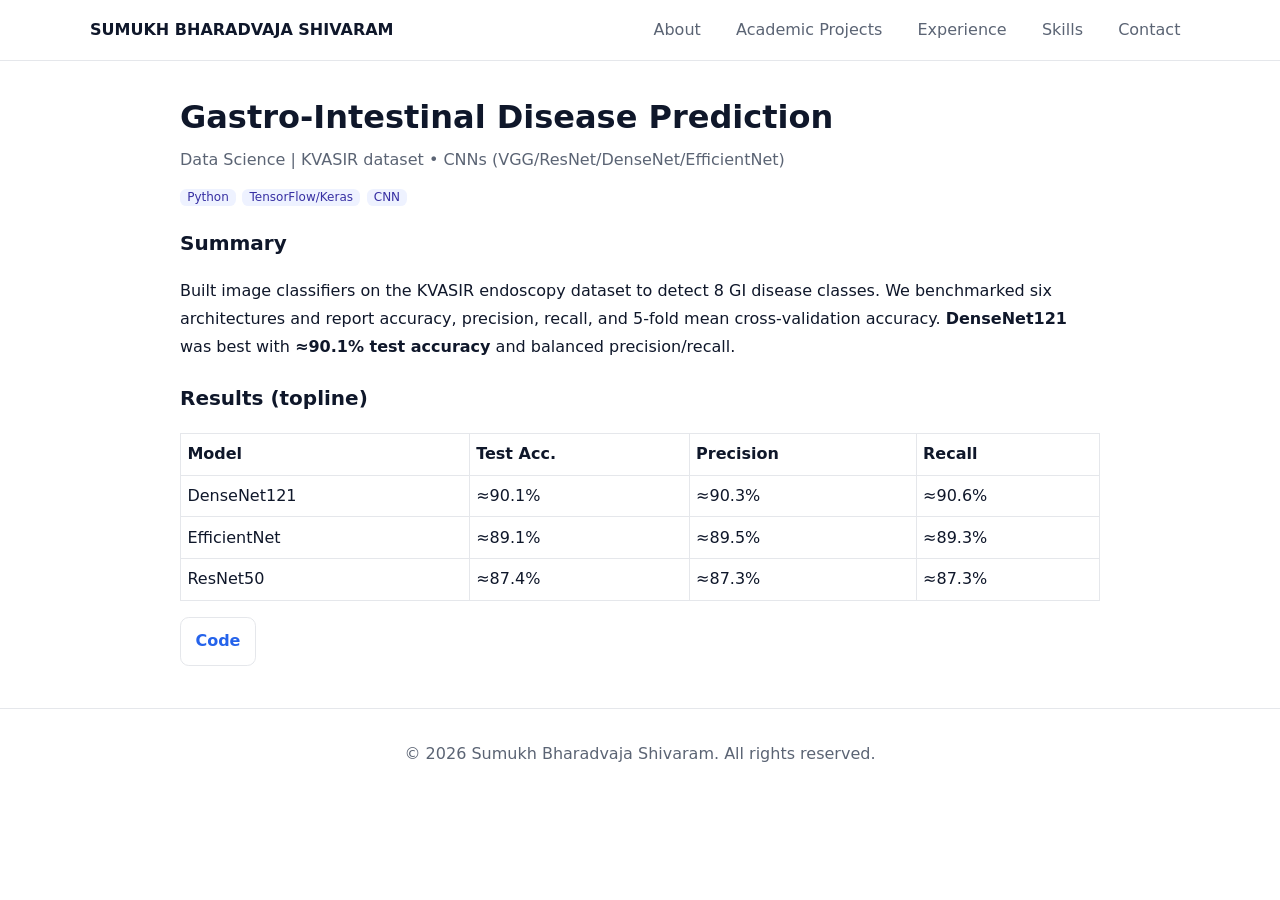
<file: details/gi-prediction/index.html>
<!doctype html>
<html lang="en">
  <head>
    <meta charset="utf-8" />
    <meta name="viewport" content="width=device-width, initial-scale=1" />
    <title>Gastro‑Intestinal Disease Prediction — Details</title>
    <meta name="description" content="GI disease prediction using deep learning on KVASIR images — models, results, and methodology." />
    <link rel="stylesheet" href="../../assets/css/styles.css" />
    <link rel="icon" href="../../assets/img/GI.png" type="image/png" />
  </head>
  <body>
    <header class="site-header">
      <div class="container nav-wrap">
        <a class="brand" href="../../index.html">SUMUKH BHARADVAJA SHIVARAM</a>
        <button class="nav-toggle" aria-expanded="false" aria-controls="site-nav" aria-label="Toggle navigation">
          <span class="bar"></span><span class="bar"></span><span class="bar"></span>
        </button>
        <nav id="site-nav" class="site-nav">
          <a href="../../index.html#about">About</a>
          <a href="../../index.html#featured">Academic Projects</a>
          <a href="../../index.html#experience">Experience</a>
          <a href="../../index.html#skills">Skills</a>
          <a href="../../index.html#contact">Contact</a>
        </nav>
      </div>
    </header>
    <main class="container wiki">
      <h1 class="title">Gastro‑Intestinal Disease Prediction</h1>
      <p class="subtitle muted">Data Science | KVASIR dataset • CNNs (VGG/ResNet/DenseNet/EfficientNet)</p>
      <div class="meta"><span class="tag">Python</span><span class="tag">TensorFlow/Keras</span><span class="tag">CNN</span></div>

      <article class="md">
        <h2 id="summary">Summary</h2>
        <p>Built image classifiers on the KVASIR endoscopy dataset to detect 8 GI disease classes. We benchmarked six architectures and report accuracy, precision, recall, and 5‑fold mean cross‑validation accuracy. <strong>DenseNet121</strong> was best with <strong>≈90.1% test accuracy</strong> and balanced precision/recall.</p>

        <h2 id="results">Results (topline)</h2>
        <table style="width:100%; border-collapse:collapse">
          <thead>
            <tr>
              <th style="text-align:left; border-bottom:1px solid #e5e7eb; padding:.4rem">Model</th>
              <th style="text-align:left; border-bottom:1px solid #e5e7eb; padding:.4rem">Test Acc.</th>
              <th style="text-align:left; border-bottom:1px solid #e5e7eb; padding:.4rem">Precision</th>
              <th style="text-align:left; border-bottom:1px solid #e5e7eb; padding:.4rem">Recall</th>
            </tr>
          </thead>
          <tbody>
            <tr><td style="padding:.4rem">DenseNet121</td><td style="padding:.4rem">≈90.1%</td><td style="padding:.4rem">≈90.3%</td><td style="padding:.4rem">≈90.6%</td></tr>
            <tr><td style="padding:.4rem">EfficientNet</td><td style="padding:.4rem">≈89.1%</td><td style="padding:.4rem">≈89.5%</td><td style="padding:.4rem">≈89.3%</td></tr>
            <tr><td style="padding:.4rem">ResNet50</td><td style="padding:.4rem">≈87.4%</td><td style="padding:.4rem">≈87.3%</td><td style="padding:.4rem">≈87.3%</td></tr>
          </tbody>
        </table>

        
        <div id="gi-readme" class="md"></div>

        
        <p class="links" style="margin-top:1rem">
          <a class="btn" href="https://github.com/Sumukh-Bharadvaja/Gastro-Intestinal-Disease-Prediction-Using-Deep-Learning" target="_blank" rel="noopener">Code</a>
        </p>
      </article>
    </main>
    <footer class="site-footer"><div class="container"><p>© <span id="year"></span> Sumukh Bharadvaja Shivaram. All rights reserved.</p></div></footer>
    <script src="../../assets/js/main.js"></script>
    <script>
      fetch('https://api.github.com/repos/Sumukh-Bharadvaja/Gastro-Intestinal-Disease-Prediction-Using-Deep-Learning/readme', { headers: { 'Accept': 'application/vnd.github.v3.html' } })
        .then(r => r.ok ? r.text() : '')
        .then(html => { if (html) document.getElementById('gi-readme').innerHTML = html; })
        .catch(() => {});
    </script>
  </body>
</html>
</file>
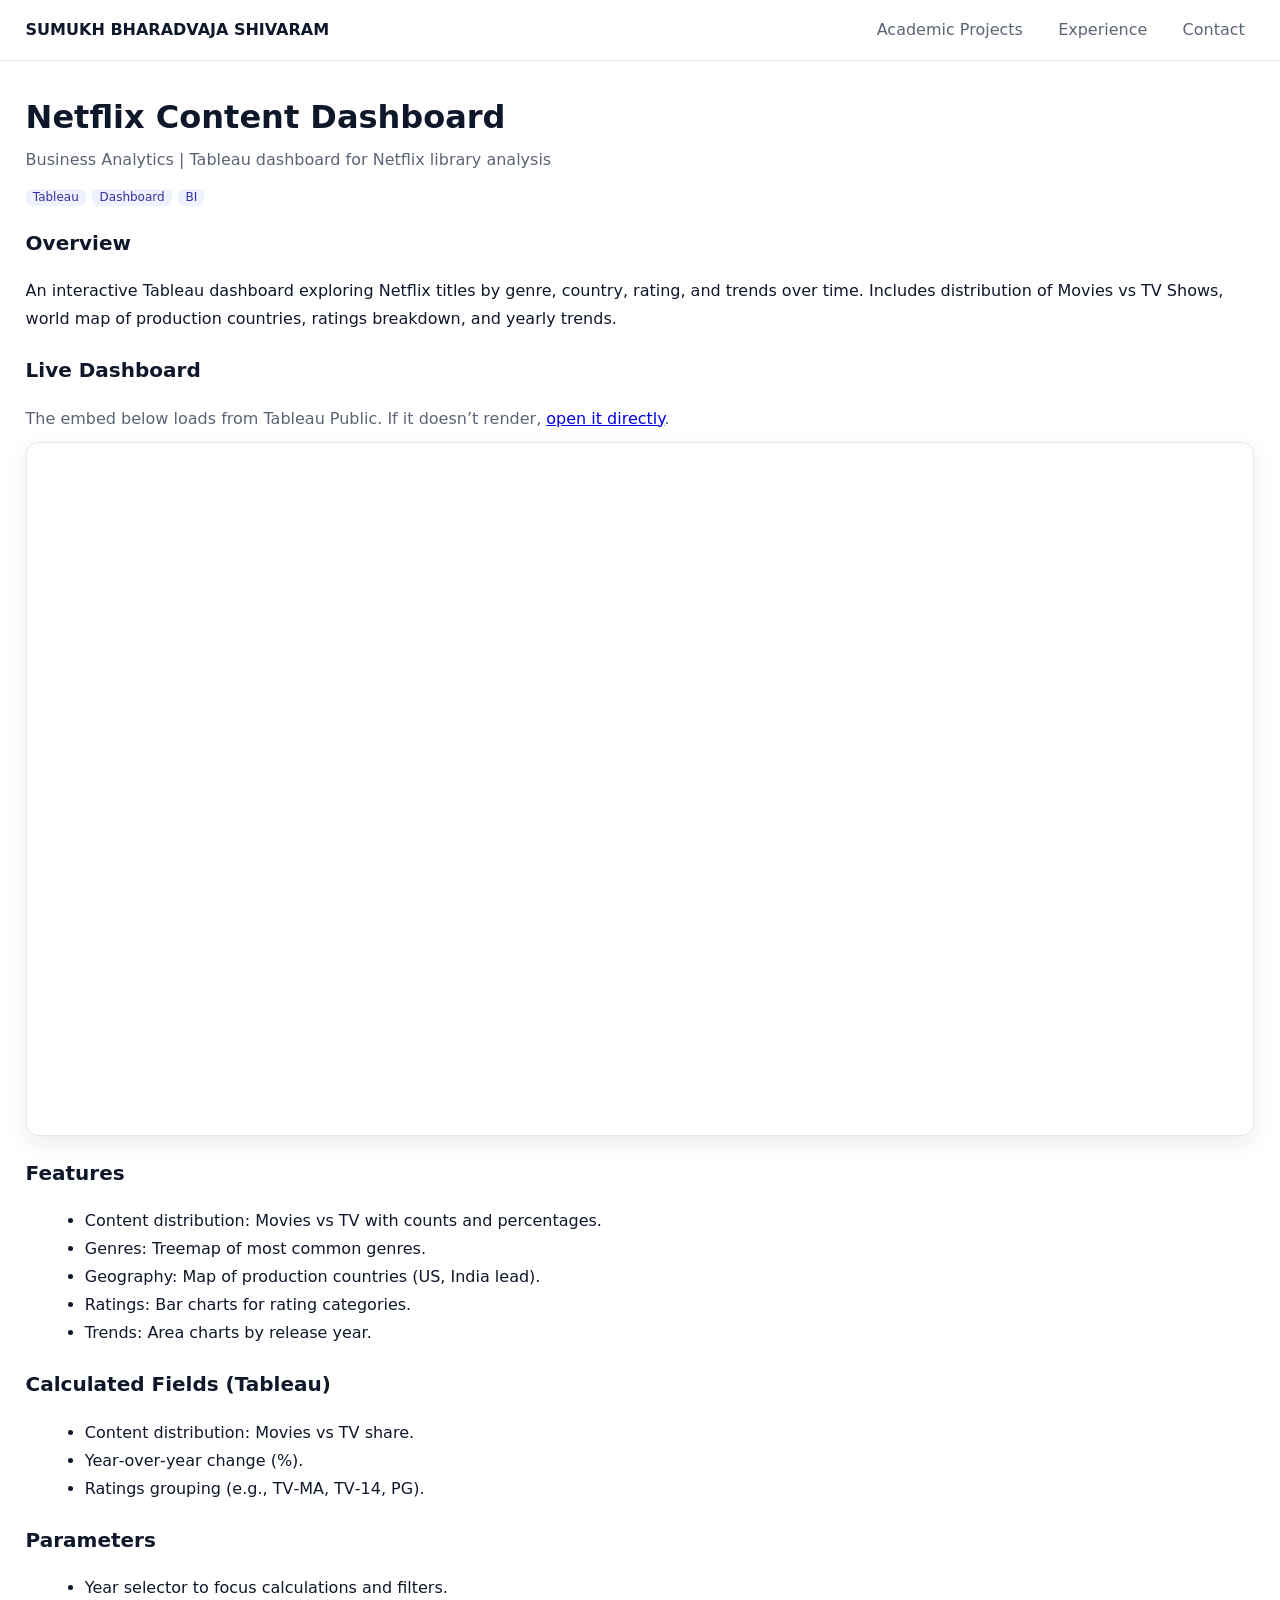
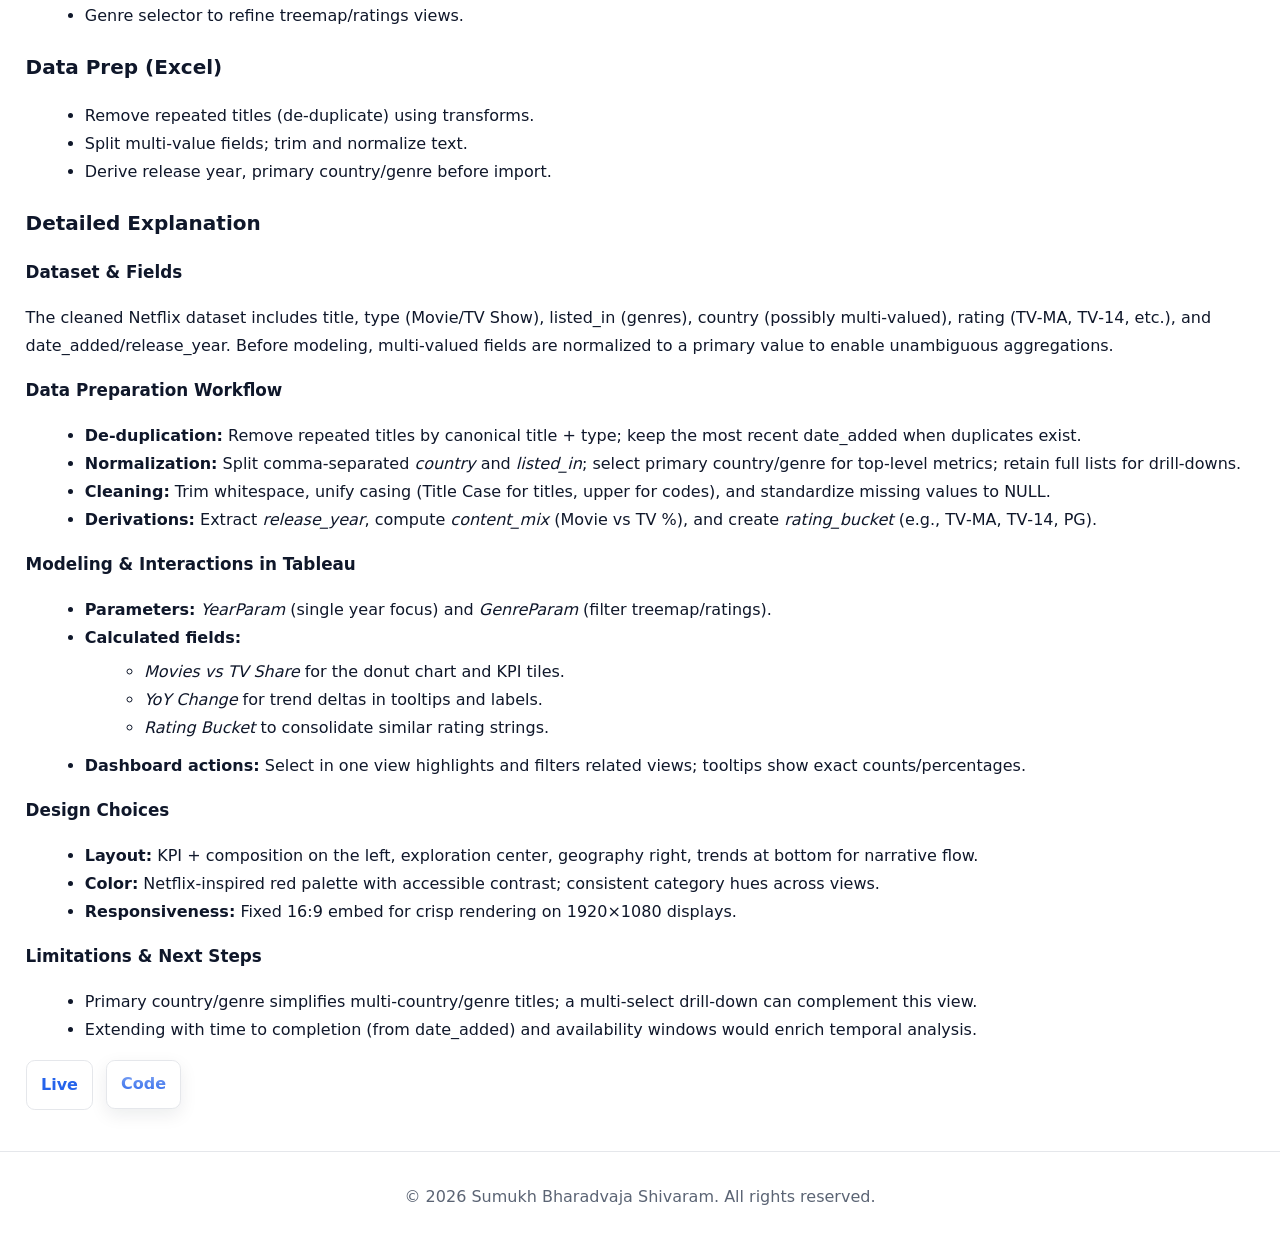
<file: details/netflix-dashboard/index.html>
<!doctype html>
<html lang="en">
  <head>
    <meta charset="utf-8" />
    <meta name="viewport" content="width=device-width, initial-scale=1" />
    <title>Netflix Content Dashboard — Details</title>
    <meta name="description" content="Netflix dashboard — interactive Tableau exploration of titles by genre, country, rating, and trends." />
    <link rel="stylesheet" href="../../assets/css/styles.css" />
    <link rel="icon" href="../../assets/img/netflix-dashboard.png" type="image/png" />
    <style>
      /* Page-specific widening for Netflix dashboard only (16:9 target) */
      body.wide-page .container { width: min(1400px, 96%); }
      body.wide-page .wiki .title,
      body.wide-page .wiki .subtitle,
      body.wide-page .wiki .toc,
      body.wide-page .wiki .md,
      body.wide-page .wiki .meta { max-width: 1360px; }
    </style>
  </head>
  <body class="wide-page">
    <header class="site-header">
      <div class="container nav-wrap">
        <a class="brand" href="../../index.html">SUMUKH BHARADVAJA SHIVARAM</a>
        <button class="nav-toggle" aria-expanded="false" aria-controls="site-nav" aria-label="Toggle navigation">
          <span class="bar"></span><span class="bar"></span><span class="bar"></span>
        </button>
        <nav id="site-nav" class="site-nav">
          <a href="../../index.html#featured">Academic Projects</a>
          <a href="../../index.html#experience">Experience</a>
          <a href="../../index.html#contact">Contact</a>
        </nav>
      </div>
    </header>

    <main class="container wiki">
      <h1 class="title">Netflix Content Dashboard</h1>
      <p class="subtitle muted">Business Analytics | Tableau dashboard for Netflix library analysis</p>
      <div class="meta"><span class="tag">Tableau</span><span class="tag">Dashboard</span><span class="tag">BI</span></div>

      <article class="md">
        <h2 id="overview">Overview</h2>
        <p>An interactive Tableau dashboard exploring Netflix titles by genre, country, rating, and trends over time. Includes distribution of Movies vs TV Shows, world map of production countries, ratings breakdown, and yearly trends.</p>

        <h2 id="live">Live Dashboard</h2>
        <p class="muted">The embed below loads from Tableau Public. If it doesn’t render, <a href="https://public.tableau.com/app/profile/sumukh.bharadvaja.shivaram/viz/Netflix-Analysis_17587615983760/Dashboard1" target="_blank" rel="noopener">open it directly</a>.</p>
        <div style="position:relative;padding-top:56.25%;border:1px solid var(--border);border-radius:.75rem;overflow:hidden;box-shadow:0 8px 22px rgba(15,23,42,0.08);background:#fff">
          <iframe title="Netflix Dashboard"
                  src="https://public.tableau.com/views/Netflix-Analysis_17587615983760/Dashboard1?:showVizHome=no&:embed=true"
                  style="position:absolute;inset:0;width:100%;height:100%;border:0" allowfullscreen></iframe>
        </div>

        <h2 id="features">Features</h2>
        <ul>
          <li>Content distribution: Movies vs TV with counts and percentages.</li>
          <li>Genres: Treemap of most common genres.</li>
          <li>Geography: Map of production countries (US, India lead).</li>
          <li>Ratings: Bar charts for rating categories.</li>
          <li>Trends: Area charts by release year.</li>
        </ul>

        <h2 id="calculations">Calculated Fields (Tableau)</h2>
        <ul>
          <li>Content distribution: Movies vs TV share.</li>
          <li>Year‑over‑year change (%).</li>
          <li>Ratings grouping (e.g., TV‑MA, TV‑14, PG).</li>
        </ul>

        <h2 id="parameters">Parameters</h2>
        <ul>
          <li>Year selector to focus calculations and filters.</li>
          <li>Genre selector to refine treemap/ratings views.</li>
        </ul>

        <h2 id="prep">Data Prep (Excel)</h2>
        <ul>
          <li>Remove repeated titles (de‑duplicate) using transforms.</li>
          <li>Split multi‑value fields; trim and normalize text.</li>
          <li>Derive release year, primary country/genre before import.</li>
        </ul>

        <h2 id="details">Detailed Explanation</h2>
        <h3>Dataset & Fields</h3>
        <p>The cleaned Netflix dataset includes title, type (Movie/TV Show), listed_in (genres), country (possibly multi‑valued), rating (TV‑MA, TV‑14, etc.), and date_added/release_year. Before modeling, multi‑valued fields are normalized to a primary value to enable unambiguous aggregations.</p>

        <h3>Data Preparation Workflow</h3>
        <ul>
          <li><strong>De‑duplication:</strong> Remove repeated titles by canonical title + type; keep the most recent date_added when duplicates exist.</li>
          <li><strong>Normalization:</strong> Split comma‑separated <em>country</em> and <em>listed_in</em>; select primary country/genre for top‑level metrics; retain full lists for drill‑downs.</li>
          <li><strong>Cleaning:</strong> Trim whitespace, unify casing (Title Case for titles, upper for codes), and standardize missing values to NULL.</li>
          <li><strong>Derivations:</strong> Extract <em>release_year</em>, compute <em>content_mix</em> (Movie vs TV %), and create <em>rating_bucket</em> (e.g., TV‑MA, TV‑14, PG).</li>
        </ul>

        <h3>Modeling & Interactions in Tableau</h3>
        <ul>
          <li><strong>Parameters:</strong> <em>YearParam</em> (single year focus) and <em>GenreParam</em> (filter treemap/ratings).</li>
          <li><strong>Calculated fields:</strong> 
            <ul>
              <li><em>Movies vs TV Share</em> for the donut chart and KPI tiles.</li>
              <li><em>YoY Change</em> for trend deltas in tooltips and labels.</li>
              <li><em>Rating Bucket</em> to consolidate similar rating strings.</li>
            </ul>
          </li>
          <li><strong>Dashboard actions:</strong> Select in one view highlights and filters related views; tooltips show exact counts/percentages.</li>
        </ul>

        <h3>Design Choices</h3>
        <ul>
          <li><strong>Layout:</strong> KPI + composition on the left, exploration center, geography right, trends at bottom for narrative flow.</li>
          <li><strong>Color:</strong> Netflix‑inspired red palette with accessible contrast; consistent category hues across views.</li>
          <li><strong>Responsiveness:</strong> Fixed 16:9 embed for crisp rendering on 1920×1080 displays.</li>
        </ul>

        <h3>Limitations & Next Steps</h3>
        <ul>
          <li>Primary country/genre simplifies multi‑country/genre titles; a multi‑select drill‑down can complement this view.</li>
          <li>Extending with time to completion (from date_added) and availability windows would enrich temporal analysis.</li>
        </ul>

        <p class="links" style="margin-top:1rem">
          <a class="btn" href="https://public.tableau.com/app/profile/sumukh.bharadvaja.shivaram/viz/Netflix-Analysis_17587615983760/Dashboard1" target="_blank" rel="noopener">Live</a>
          <a class="btn glass" href="https://github.com/Sumukh-Bharadvaja/Netflix-Dashboard" target="_blank" rel="noopener">Code</a>
        </p>
      </article>
    </main>

    <footer class="site-footer"><div class="container"><p>© <span id="year"></span> Sumukh Bharadvaja Shivaram. All rights reserved.</p></div></footer>
    <script src="../../assets/js/main.js"></script>
  </body>
  </html>
</file>
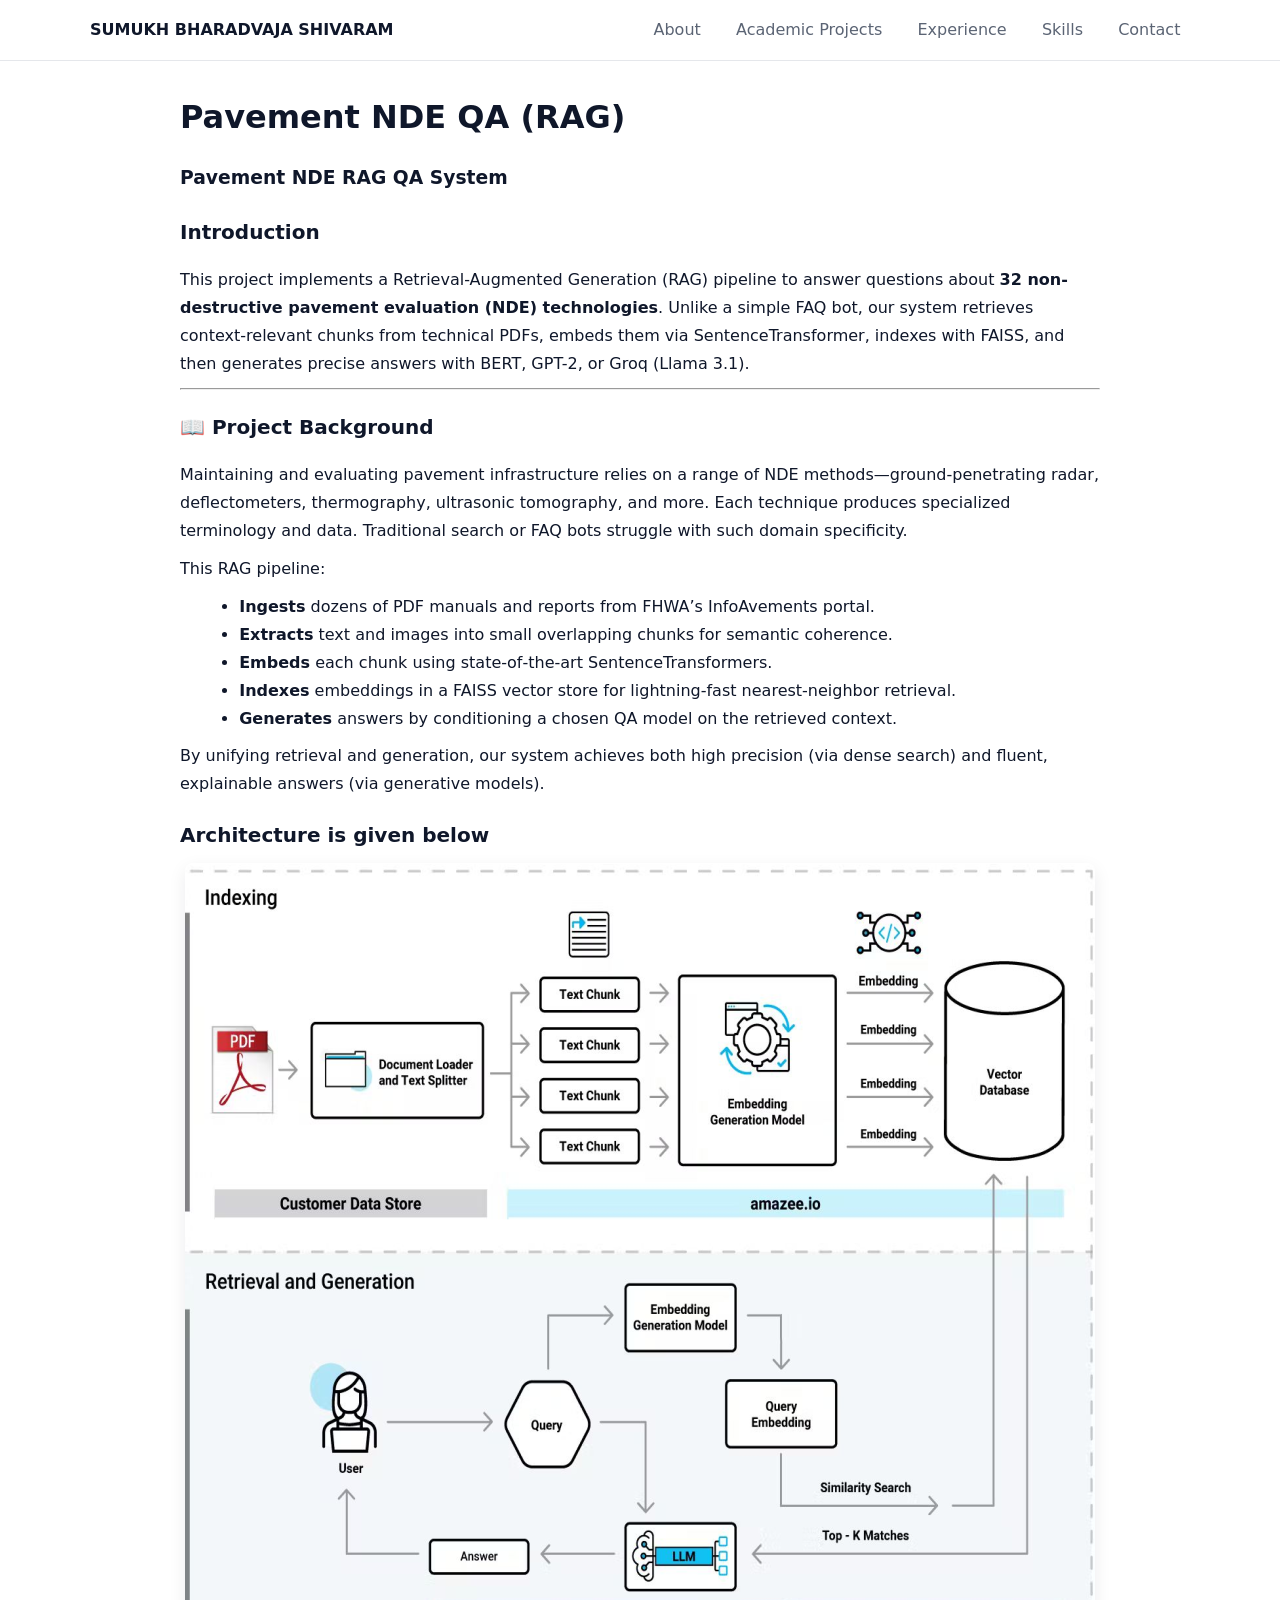
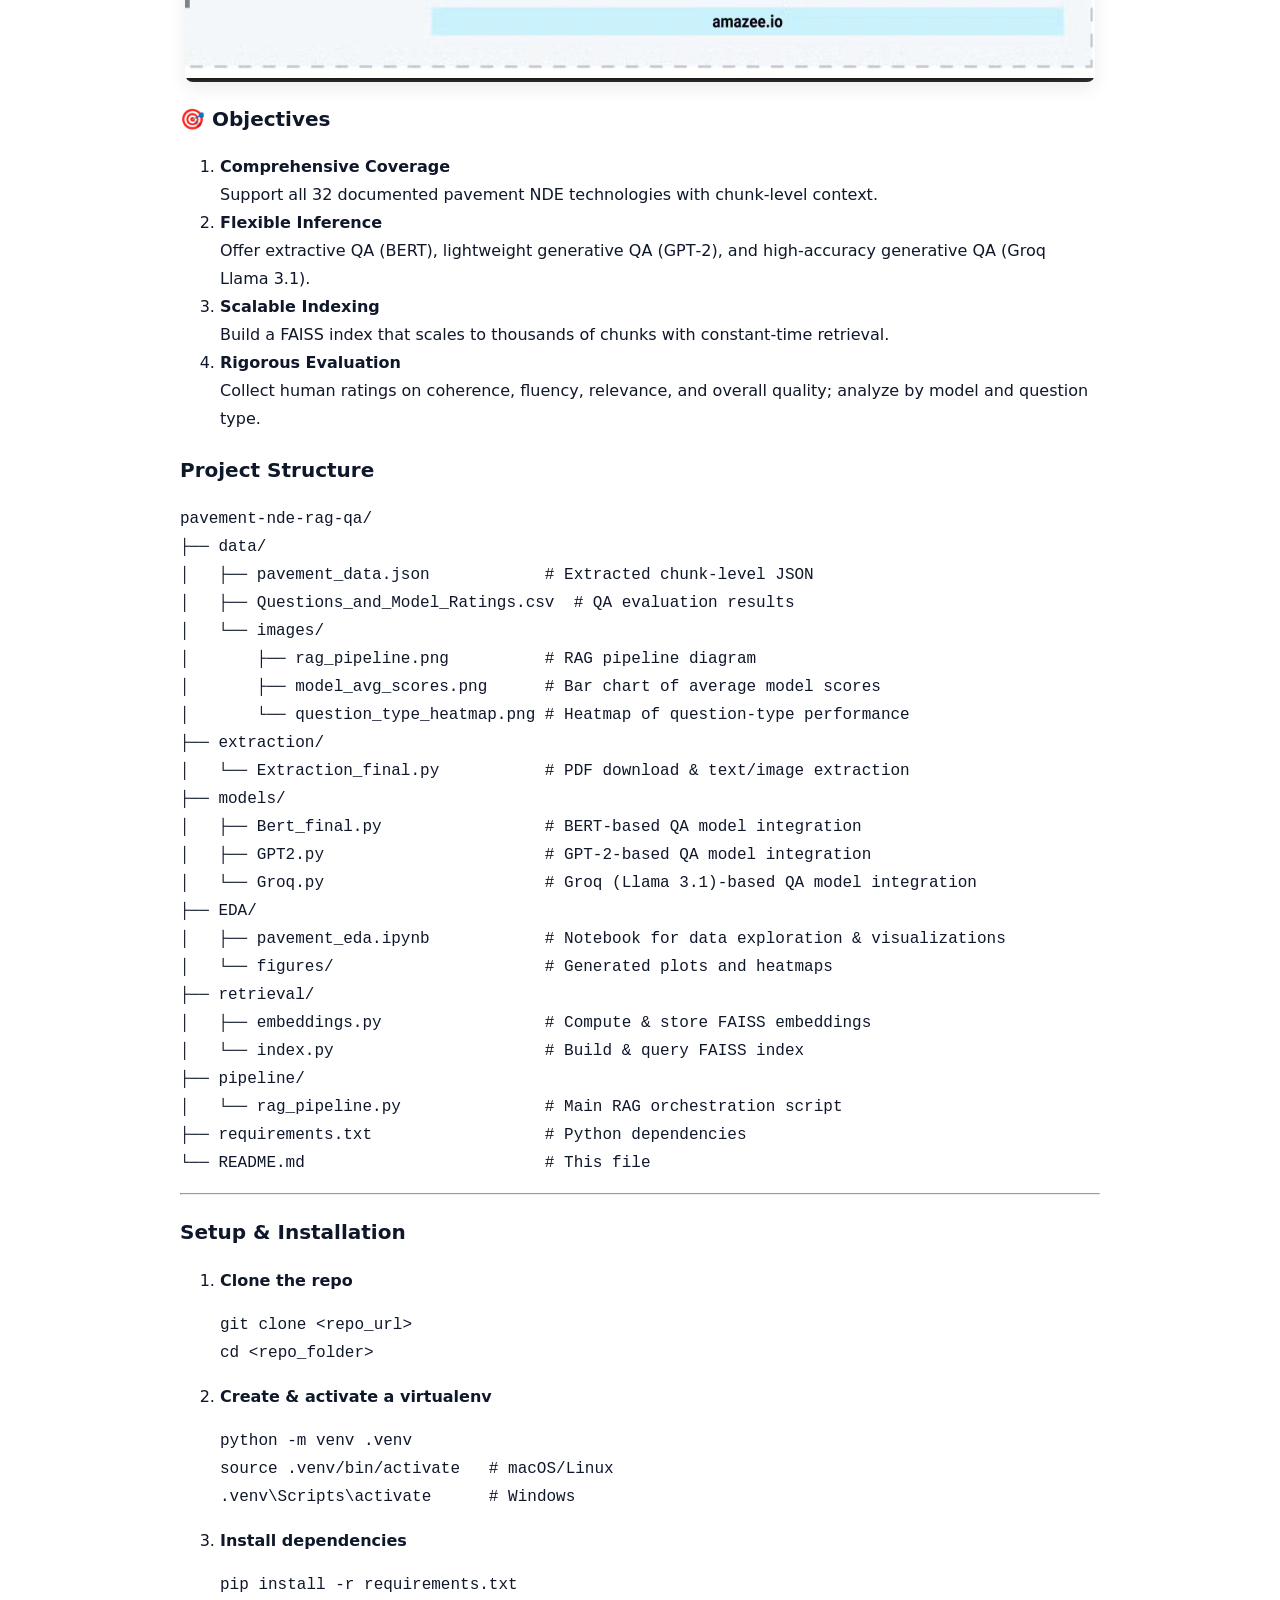
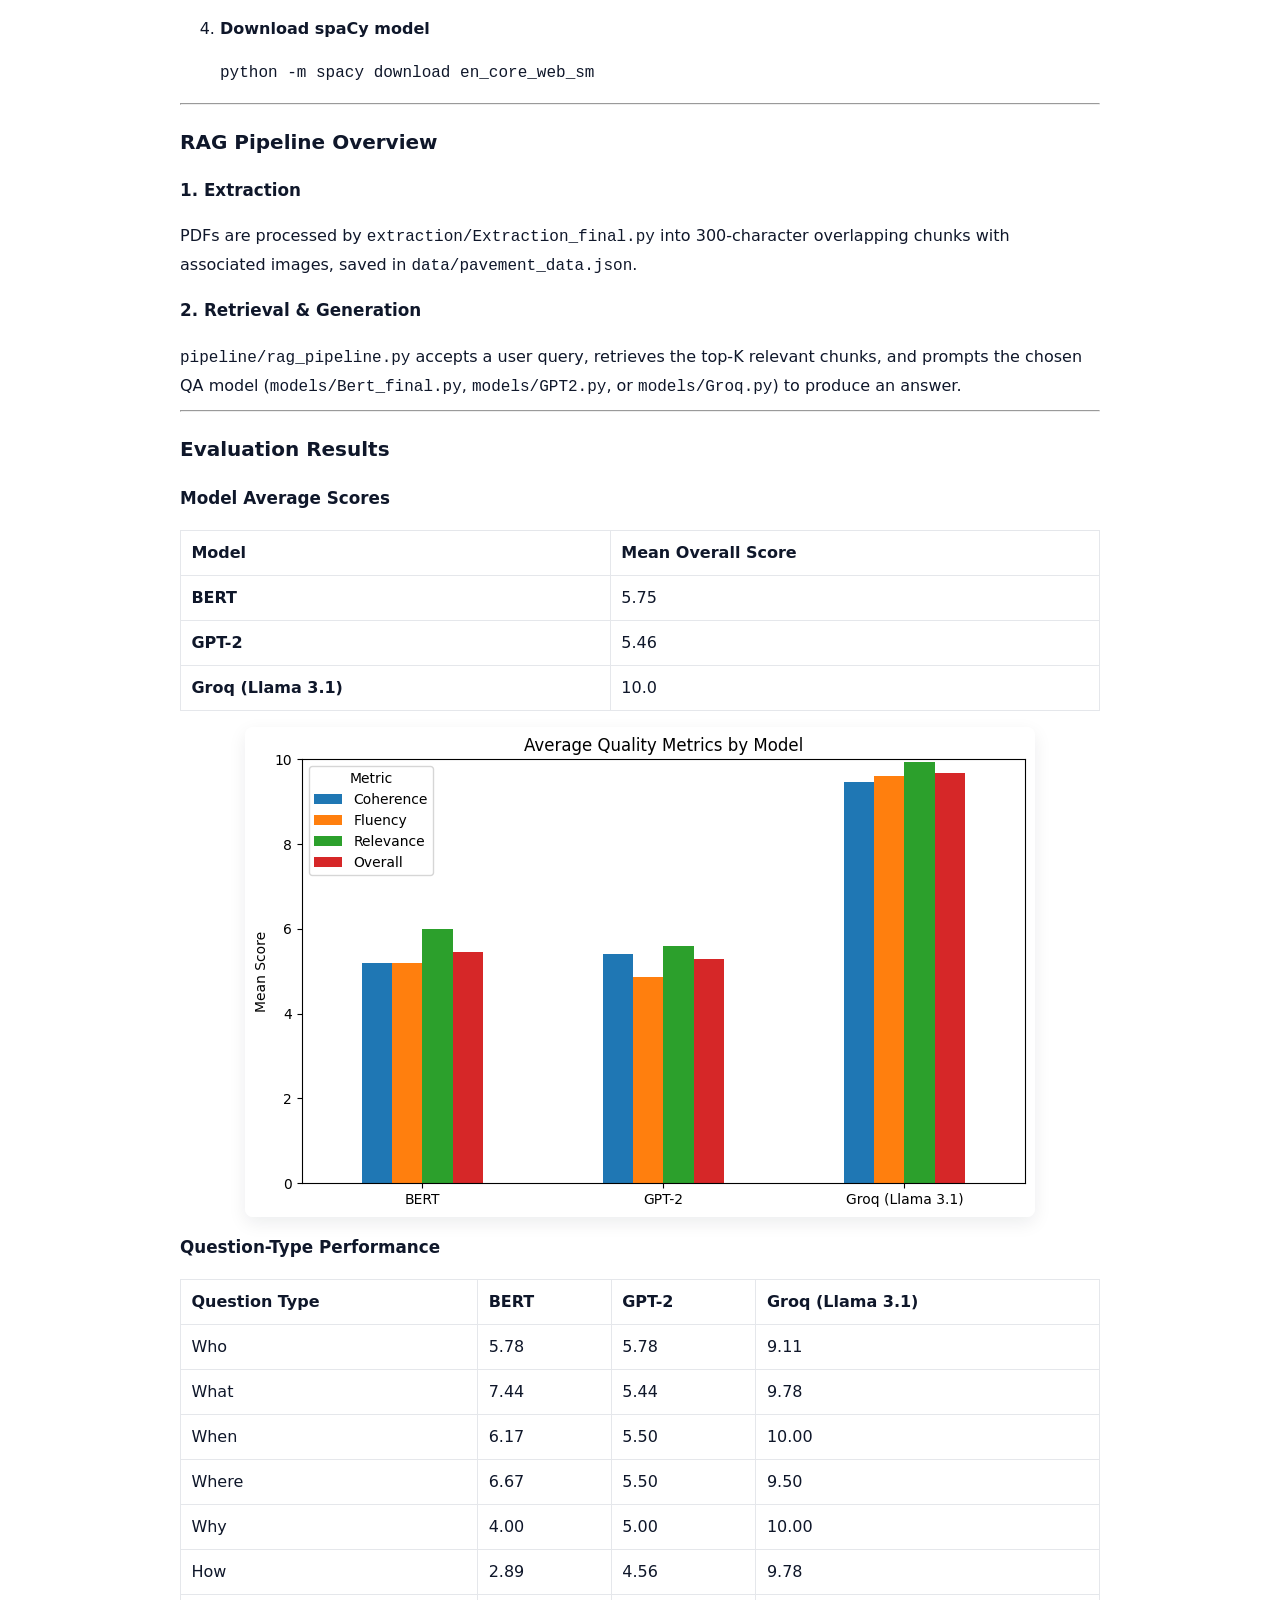
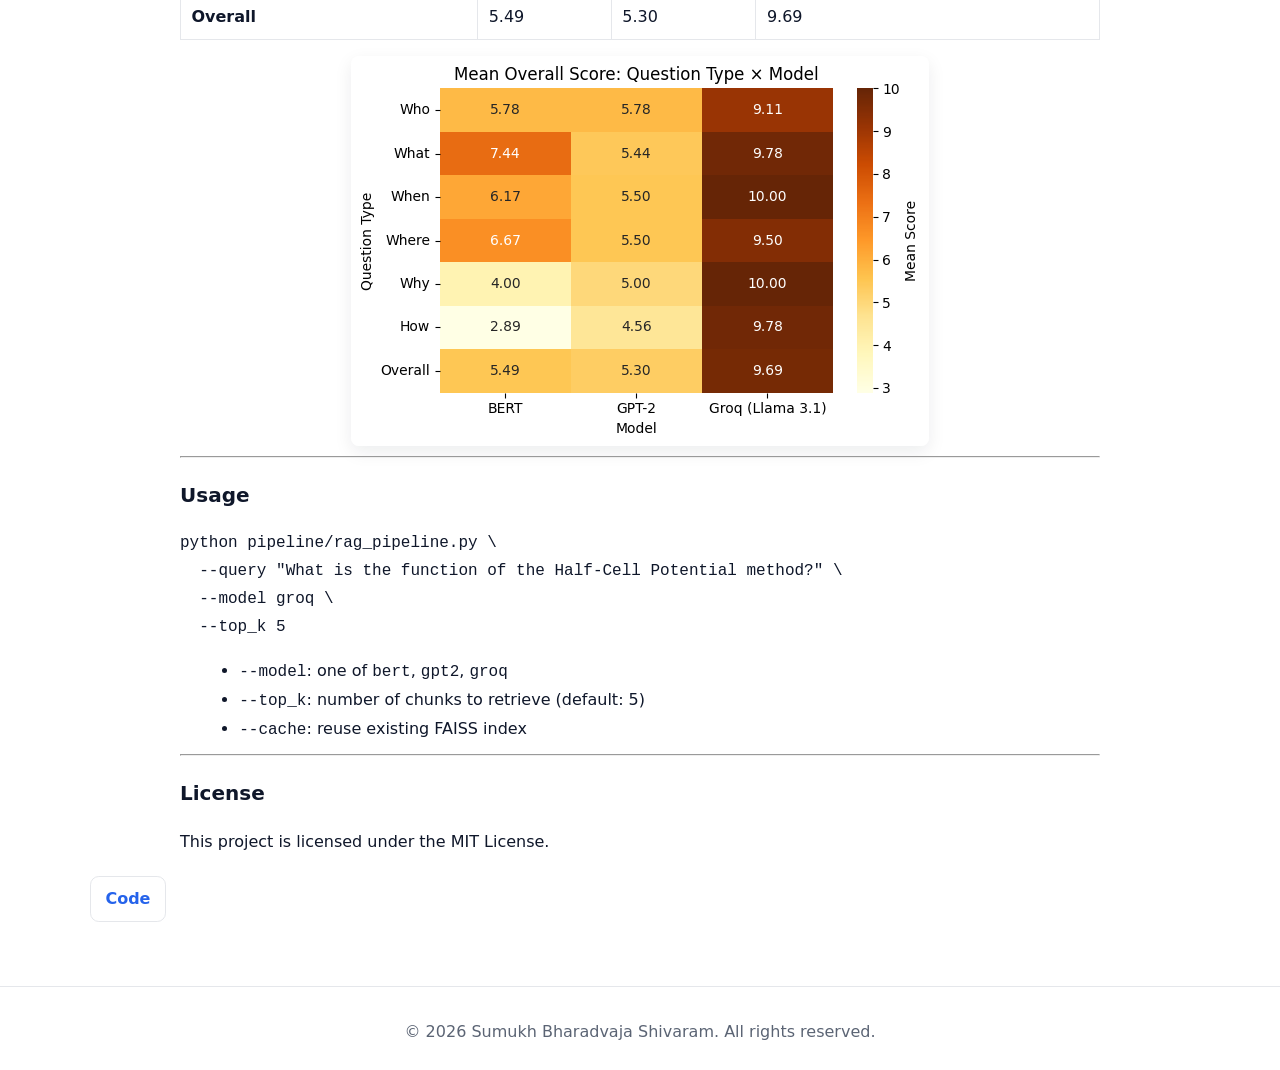
<file: details/pavement-rag/index.html>
<!doctype html>
<html lang="en">
  <head>
    <meta charset="utf-8" />
    <meta name="viewport" content="width=device-width, initial-scale=1" />
    <title>Pavement NDE QA (RAG) — Details</title>
    <meta name="description" content="Pavement NDE QA (RAG) — project details and README." />
    <link rel="stylesheet" href="../../assets/css/styles.css" />
    <link rel="icon" href="../../assets/img/PVT.png" type="image/png" />
  </head>
  <body>
    <header class="site-header">
      <div class="container nav-wrap">
        <a class="brand" href="../../index.html">SUMUKH BHARADVAJA SHIVARAM</a>
        <button class="nav-toggle" aria-expanded="false" aria-controls="site-nav" aria-label="Toggle navigation">
          <span class="bar"></span><span class="bar"></span><span class="bar"></span>
        </button>
        <nav id="site-nav" class="site-nav">
          <a href="../../index.html#about">About</a>
          <a href="../../index.html#featured">Academic Projects</a>
          <a href="../../index.html#experience">Experience</a>
          <a href="../../index.html#skills">Skills</a>
          <a href="../../index.html#contact">Contact</a>
        </nav>
      </div>
    </header>
    <main class="container wiki">
      <h1 class="title">Pavement NDE QA (RAG)</h1>
      <article class="md">
<div id="readme" class="md" data-path="readme.md"><article class="markdown-body entry-content container-lg" itemprop="text"><div class="markdown-heading" dir="auto"><h1 class="heading-element" dir="auto">Pavement NDE RAG QA System</h1><a id="user-content-pavement-nde-rag-qa-system" class="anchor" aria-label="Permalink: Pavement NDE RAG QA System" href="#pavement-nde-rag-qa-system"><svg class="octicon octicon-link" viewBox="0 0 16 16" version="1.1" width="16" height="16" aria-hidden="true"><path d="m7.775 3.275 1.25-1.25a3.5 3.5 0 1 1 4.95 4.95l-2.5 2.5a3.5 3.5 0 0 1-4.95 0 .751.751 0 0 1 .018-1.042.751.751 0 0 1 1.042-.018 1.998 1.998 0 0 0 2.83 0l2.5-2.5a2.002 2.002 0 0 0-2.83-2.83l-1.25 1.25a.751.751 0 0 1-1.042-.018.751.751 0 0 1-.018-1.042Zm-4.69 9.64a1.998 1.998 0 0 0 2.83 0l1.25-1.25a.751.751 0 0 1 1.042.018.751.751 0 0 1 .018 1.042l-1.25 1.25a3.5 3.5 0 1 1-4.95-4.95l2.5-2.5a3.5 3.5 0 0 1 4.95 0 .751.751 0 0 1-.018 1.042.751.751 0 0 1-1.042.018 1.998 1.998 0 0 0-2.83 0l-2.5 2.5a1.998 1.998 0 0 0 0 2.83Z"></path></svg></a></div>
<div class="markdown-heading" dir="auto"><h2 class="heading-element" dir="auto">Introduction</h2><a id="user-content-introduction" class="anchor" aria-label="Permalink: Introduction" href="#introduction"><svg class="octicon octicon-link" viewBox="0 0 16 16" version="1.1" width="16" height="16" aria-hidden="true"><path d="m7.775 3.275 1.25-1.25a3.5 3.5 0 1 1 4.95 4.95l-2.5 2.5a3.5 3.5 0 0 1-4.95 0 .751.751 0 0 1 .018-1.042.751.751 0 0 1 1.042-.018 1.998 1.998 0 0 0 2.83 0l2.5-2.5a2.002 2.002 0 0 0-2.83-2.83l-1.25 1.25a.751.751 0 0 1-1.042-.018.751.751 0 0 1-.018-1.042Zm-4.69 9.64a1.998 1.998 0 0 0 2.83 0l1.25-1.25a.751.751 0 0 1 1.042.018.751.751 0 0 1 .018 1.042l-1.25 1.25a3.5 3.5 0 1 1-4.95-4.95l2.5-2.5a3.5 3.5 0 0 1 4.95 0 .751.751 0 0 1-.018 1.042.751.751 0 0 1-1.042.018 1.998 1.998 0 0 0-2.83 0l-2.5 2.5a1.998 1.998 0 0 0 0 2.83Z"></path></svg></a></div>
<p dir="auto">This project implements a Retrieval-Augmented Generation (RAG) pipeline to answer questions about <strong>32 non-destructive pavement evaluation (NDE) technologies</strong>. Unlike a simple FAQ bot, our system retrieves context-relevant chunks from technical PDFs, embeds them via SentenceTransformer, indexes with FAISS, and then generates precise answers with BERT, GPT-2, or Groq (Llama 3.1).</p>
<hr>
<div class="markdown-heading" dir="auto"><h2 class="heading-element" dir="auto">📖 Project Background</h2><a id="user-content--project-background" class="anchor" aria-label="Permalink: 📖 Project Background" href="#-project-background"><svg class="octicon octicon-link" viewBox="0 0 16 16" version="1.1" width="16" height="16" aria-hidden="true"><path d="m7.775 3.275 1.25-1.25a3.5 3.5 0 1 1 4.95 4.95l-2.5 2.5a3.5 3.5 0 0 1-4.95 0 .751.751 0 0 1 .018-1.042.751.751 0 0 1 1.042-.018 1.998 1.998 0 0 0 2.83 0l2.5-2.5a2.002 2.002 0 0 0-2.83-2.83l-1.25 1.25a.751.751 0 0 1-1.042-.018.751.751 0 0 1-.018-1.042Zm-4.69 9.64a1.998 1.998 0 0 0 2.83 0l1.25-1.25a.751.751 0 0 1 1.042.018.751.751 0 0 1 .018 1.042l-1.25 1.25a3.5 3.5 0 1 1-4.95-4.95l2.5-2.5a3.5 3.5 0 0 1 4.95 0 .751.751 0 0 1-.018 1.042.751.751 0 0 1-1.042.018 1.998 1.998 0 0 0-2.83 0l-2.5 2.5a1.998 1.998 0 0 0 0 2.83Z"></path></svg></a></div>
<p dir="auto">Maintaining and evaluating pavement infrastructure relies on a range of NDE methods—ground‑penetrating radar, deflectometers, thermography, ultrasonic tomography, and more. Each technique produces specialized terminology and data. Traditional search or FAQ bots struggle with such domain specificity.</p>
<p dir="auto">This RAG pipeline:</p>
<ul dir="auto">
<li><strong>Ingests</strong> dozens of PDF manuals and reports from FHWA’s InfoAvements portal.</li>
<li><strong>Extracts</strong> text and images into small overlapping chunks for semantic coherence.</li>
<li><strong>Embeds</strong> each chunk using state‑of‑the‑art SentenceTransformers.</li>
<li><strong>Indexes</strong> embeddings in a FAISS vector store for lightning‑fast nearest‑neighbor retrieval.</li>
<li><strong>Generates</strong> answers by conditioning a chosen QA model on the retrieved context.</li>
</ul>
<p dir="auto">By unifying retrieval and generation, our system achieves both high precision (via dense search) and fluent, explainable answers (via generative models).</p>
<div class="markdown-heading" dir="auto"><h2 class="heading-element" dir="auto">Architecture is given below
<a target="_blank" rel="noopener noreferrer" href="images/a.png"><img src="images/a.png" alt="Architecture" style="max-width: 100%;"></a></h2><a id="user-content-architecture-is-given-below" class="anchor" aria-label="Permalink: Architecture is given below
" href="#architecture-is-given-below"><svg class="octicon octicon-link" viewBox="0 0 16 16" version="1.1" width="16" height="16" aria-hidden="true"><path d="m7.775 3.275 1.25-1.25a3.5 3.5 0 1 1 4.95 4.95l-2.5 2.5a3.5 3.5 0 0 1-4.95 0 .751.751 0 0 1 .018-1.042.751.751 0 0 1 1.042-.018 1.998 1.998 0 0 0 2.83 0l2.5-2.5a2.002 2.002 0 0 0-2.83-2.83l-1.25 1.25a.751.751 0 0 1-1.042-.018.751.751 0 0 1-.018-1.042Zm-4.69 9.64a1.998 1.998 0 0 0 2.83 0l1.25-1.25a.751.751 0 0 1 1.042.018.751.751 0 0 1 .018 1.042l-1.25 1.25a3.5 3.5 0 1 1-4.95-4.95l2.5-2.5a3.5 3.5 0 0 1 4.95 0 .751.751 0 0 1-.018 1.042.751.751 0 0 1-1.042.018 1.998 1.998 0 0 0-2.83 0l-2.5 2.5a1.998 1.998 0 0 0 0 2.83Z"></path></svg></a></div>
<div class="markdown-heading" dir="auto"><h2 class="heading-element" dir="auto">🎯 Objectives</h2><a id="user-content--objectives" class="anchor" aria-label="Permalink: 🎯 Objectives" href="#-objectives"><svg class="octicon octicon-link" viewBox="0 0 16 16" version="1.1" width="16" height="16" aria-hidden="true"><path d="m7.775 3.275 1.25-1.25a3.5 3.5 0 1 1 4.95 4.95l-2.5 2.5a3.5 3.5 0 0 1-4.95 0 .751.751 0 0 1 .018-1.042.751.751 0 0 1 1.042-.018 1.998 1.998 0 0 0 2.83 0l2.5-2.5a2.002 2.002 0 0 0-2.83-2.83l-1.25 1.25a.751.751 0 0 1-1.042-.018.751.751 0 0 1-.018-1.042Zm-4.69 9.64a1.998 1.998 0 0 0 2.83 0l1.25-1.25a.751.751 0 0 1 1.042.018.751.751 0 0 1 .018 1.042l-1.25 1.25a3.5 3.5 0 1 1-4.95-4.95l2.5-2.5a3.5 3.5 0 0 1 4.95 0 .751.751 0 0 1-.018 1.042.751.751 0 0 1-1.042.018 1.998 1.998 0 0 0-2.83 0l-2.5 2.5a1.998 1.998 0 0 0 0 2.83Z"></path></svg></a></div>
<ol dir="auto">
<li><strong>Comprehensive Coverage</strong><br>
Support all 32 documented pavement NDE technologies with chunk‑level context.</li>
<li><strong>Flexible Inference</strong><br>
Offer extractive QA (BERT), lightweight generative QA (GPT‑2), and high‑accuracy generative QA (Groq Llama 3.1).</li>
<li><strong>Scalable Indexing</strong><br>
Build a FAISS index that scales to thousands of chunks with constant‑time retrieval.</li>
<li><strong>Rigorous Evaluation</strong><br>
Collect human ratings on coherence, fluency, relevance, and overall quality; analyze by model and question type.</li>
</ol>
<div class="markdown-heading" dir="auto"><h2 class="heading-element" dir="auto">Project Structure</h2><a id="user-content-project-structure" class="anchor" aria-label="Permalink: Project Structure" href="#project-structure"><svg class="octicon octicon-link" viewBox="0 0 16 16" version="1.1" width="16" height="16" aria-hidden="true"><path d="m7.775 3.275 1.25-1.25a3.5 3.5 0 1 1 4.95 4.95l-2.5 2.5a3.5 3.5 0 0 1-4.95 0 .751.751 0 0 1 .018-1.042.751.751 0 0 1 1.042-.018 1.998 1.998 0 0 0 2.83 0l2.5-2.5a2.002 2.002 0 0 0-2.83-2.83l-1.25 1.25a.751.751 0 0 1-1.042-.018.751.751 0 0 1-.018-1.042Zm-4.69 9.64a1.998 1.998 0 0 0 2.83 0l1.25-1.25a.751.751 0 0 1 1.042.018.751.751 0 0 1 .018 1.042l-1.25 1.25a3.5 3.5 0 1 1-4.95-4.95l2.5-2.5a3.5 3.5 0 0 1 4.95 0 .751.751 0 0 1-.018 1.042.751.751 0 0 1-1.042.018 1.998 1.998 0 0 0-2.83 0l-2.5 2.5a1.998 1.998 0 0 0 0 2.83Z"></path></svg></a></div>
<div class="snippet-clipboard-content notranslate position-relative overflow-auto" data-snippet-clipboard-copy-content="pavement-nde-rag-qa/
├── data/
│   ├── pavement_data.json            # Extracted chunk-level JSON
│   ├── Questions_and_Model_Ratings.csv  # QA evaluation results
│   └── images/
│       ├── rag_pipeline.png          # RAG pipeline diagram
│       ├── model_avg_scores.png      # Bar chart of average model scores
│       └── question_type_heatmap.png # Heatmap of question-type performance
├── extraction/
│   └── Extraction_final.py           # PDF download &amp; text/image extraction
├── models/
│   ├── Bert_final.py                 # BERT-based QA model integration
│   ├── GPT2.py                       # GPT-2-based QA model integration
│   └── Groq.py                       # Groq (Llama 3.1)-based QA model integration
├── EDA/
│   ├── pavement_eda.ipynb            # Notebook for data exploration &amp; visualizations
│   └── figures/                      # Generated plots and heatmaps
├── retrieval/
│   ├── embeddings.py                 # Compute &amp; store FAISS embeddings
│   └── index.py                      # Build &amp; query FAISS index
├── pipeline/
│   └── rag_pipeline.py               # Main RAG orchestration script
├── requirements.txt                  # Python dependencies
└── README.md                         # This file"><pre class="notranslate"><code>pavement-nde-rag-qa/
├── data/
│   ├── pavement_data.json            # Extracted chunk-level JSON
│   ├── Questions_and_Model_Ratings.csv  # QA evaluation results
│   └── images/
│       ├── rag_pipeline.png          # RAG pipeline diagram
│       ├── model_avg_scores.png      # Bar chart of average model scores
│       └── question_type_heatmap.png # Heatmap of question-type performance
├── extraction/
│   └── Extraction_final.py           # PDF download &amp; text/image extraction
├── models/
│   ├── Bert_final.py                 # BERT-based QA model integration
│   ├── GPT2.py                       # GPT-2-based QA model integration
│   └── Groq.py                       # Groq (Llama 3.1)-based QA model integration
├── EDA/
│   ├── pavement_eda.ipynb            # Notebook for data exploration &amp; visualizations
│   └── figures/                      # Generated plots and heatmaps
├── retrieval/
│   ├── embeddings.py                 # Compute &amp; store FAISS embeddings
│   └── index.py                      # Build &amp; query FAISS index
├── pipeline/
│   └── rag_pipeline.py               # Main RAG orchestration script
├── requirements.txt                  # Python dependencies
└── README.md                         # This file
</code></pre></div>
<hr>
<div class="markdown-heading" dir="auto"><h2 class="heading-element" dir="auto">Setup &amp; Installation</h2><a id="user-content-setup--installation" class="anchor" aria-label="Permalink: Setup &amp; Installation" href="#setup--installation"><svg class="octicon octicon-link" viewBox="0 0 16 16" version="1.1" width="16" height="16" aria-hidden="true"><path d="m7.775 3.275 1.25-1.25a3.5 3.5 0 1 1 4.95 4.95l-2.5 2.5a3.5 3.5 0 0 1-4.95 0 .751.751 0 0 1 .018-1.042.751.751 0 0 1 1.042-.018 1.998 1.998 0 0 0 2.83 0l2.5-2.5a2.002 2.002 0 0 0-2.83-2.83l-1.25 1.25a.751.751 0 0 1-1.042-.018.751.751 0 0 1-.018-1.042Zm-4.69 9.64a1.998 1.998 0 0 0 2.83 0l1.25-1.25a.751.751 0 0 1 1.042.018.751.751 0 0 1 .018 1.042l-1.25 1.25a3.5 3.5 0 1 1-4.95-4.95l2.5-2.5a3.5 3.5 0 0 1 4.95 0 .751.751 0 0 1-.018 1.042.751.751 0 0 1-1.042.018 1.998 1.998 0 0 0-2.83 0l-2.5 2.5a1.998 1.998 0 0 0 0 2.83Z"></path></svg></a></div>
<ol dir="auto">
<li>
<p dir="auto"><strong>Clone the repo</strong></p>
<div class="highlight highlight-source-shell notranslate position-relative overflow-auto" dir="auto" data-snippet-clipboard-copy-content="git clone &lt;repo_url&gt;
cd &lt;repo_folder&gt;"><pre>git clone <span class="pl-k">&lt;</span>repo_url<span class="pl-k">&gt;</span>
<span class="pl-c1">cd</span> <span class="pl-k">&lt;</span>repo_folder<span class="pl-k">&gt;</span></pre></div>
</li>
<li>
<p dir="auto"><strong>Create &amp; activate a virtualenv</strong></p>
<div class="highlight highlight-source-shell notranslate position-relative overflow-auto" dir="auto" data-snippet-clipboard-copy-content="python -m venv .venv
source .venv/bin/activate   # macOS/Linux
.venv\Scripts\activate      # Windows"><pre>python -m venv .venv
<span class="pl-c1">source</span> .venv/bin/activate   <span class="pl-c"><span class="pl-c">#</span> macOS/Linux</span>
.venv<span class="pl-cce">\S</span>cripts<span class="pl-cce">\a</span>ctivate      <span class="pl-c"><span class="pl-c">#</span> Windows</span></pre></div>
</li>
<li>
<p dir="auto"><strong>Install dependencies</strong></p>
<div class="highlight highlight-source-shell notranslate position-relative overflow-auto" dir="auto" data-snippet-clipboard-copy-content="pip install -r requirements.txt"><pre>pip install -r requirements.txt</pre></div>
</li>
<li>
<p dir="auto"><strong>Download spaCy model</strong></p>
<div class="highlight highlight-source-shell notranslate position-relative overflow-auto" dir="auto" data-snippet-clipboard-copy-content="python -m spacy download en_core_web_sm"><pre>python -m spacy download en_core_web_sm</pre></div>
</li>
</ol>
<hr>
<div class="markdown-heading" dir="auto"><h2 class="heading-element" dir="auto">RAG Pipeline Overview</h2><a id="user-content-rag-pipeline-overview" class="anchor" aria-label="Permalink: RAG Pipeline Overview" href="#rag-pipeline-overview"><svg class="octicon octicon-link" viewBox="0 0 16 16" version="1.1" width="16" height="16" aria-hidden="true"><path d="m7.775 3.275 1.25-1.25a3.5 3.5 0 1 1 4.95 4.95l-2.5 2.5a3.5 3.5 0 0 1-4.95 0 .751.751 0 0 1 .018-1.042.751.751 0 0 1 1.042-.018 1.998 1.998 0 0 0 2.83 0l2.5-2.5a2.002 2.002 0 0 0-2.83-2.83l-1.25 1.25a.751.751 0 0 1-1.042-.018.751.751 0 0 1-.018-1.042Zm-4.69 9.64a1.998 1.998 0 0 0 2.83 0l1.25-1.25a.751.751 0 0 1 1.042.018.751.751 0 0 1 .018 1.042l-1.25 1.25a3.5 3.5 0 1 1-4.95-4.95l2.5-2.5a3.5 3.5 0 0 1 4.95 0 .751.751 0 0 1-.018 1.042.751.751 0 0 1-1.042.018 1.998 1.998 0 0 0-2.83 0l-2.5 2.5a1.998 1.998 0 0 0 0 2.83Z"></path></svg></a></div>
<div class="markdown-heading" dir="auto"><h3 class="heading-element" dir="auto">1. Extraction</h3><a id="user-content-1-extraction" class="anchor" aria-label="Permalink: 1. Extraction" href="#1-extraction"><svg class="octicon octicon-link" viewBox="0 0 16 16" version="1.1" width="16" height="16" aria-hidden="true"><path d="m7.775 3.275 1.25-1.25a3.5 3.5 0 1 1 4.95 4.95l-2.5 2.5a3.5 3.5 0 0 1-4.95 0 .751.751 0 0 1 .018-1.042.751.751 0 0 1 1.042-.018 1.998 1.998 0 0 0 2.83 0l2.5-2.5a2.002 2.002 0 0 0-2.83-2.83l-1.25 1.25a.751.751 0 0 1-1.042-.018.751.751 0 0 1-.018-1.042Zm-4.69 9.64a1.998 1.998 0 0 0 2.83 0l1.25-1.25a.751.751 0 0 1 1.042.018.751.751 0 0 1 .018 1.042l-1.25 1.25a3.5 3.5 0 1 1-4.95-4.95l2.5-2.5a3.5 3.5 0 0 1 4.95 0 .751.751 0 0 1-.018 1.042.751.751 0 0 1-1.042.018 1.998 1.998 0 0 0-2.83 0l-2.5 2.5a1.998 1.998 0 0 0 0 2.83Z"></path></svg></a></div>
<p dir="auto">PDFs are processed by <code>extraction/Extraction_final.py</code> into 300-character overlapping chunks with associated images, saved in <code>data/pavement_data.json</code>.</p>
<div class="markdown-heading" dir="auto"><h3 class="heading-element" dir="auto">2. Retrieval &amp; Generation</h3><a id="user-content-2-retrieval--generation" class="anchor" aria-label="Permalink: 2. Retrieval &amp; Generation" href="#2-retrieval--generation"><svg class="octicon octicon-link" viewBox="0 0 16 16" version="1.1" width="16" height="16" aria-hidden="true"><path d="m7.775 3.275 1.25-1.25a3.5 3.5 0 1 1 4.95 4.95l-2.5 2.5a3.5 3.5 0 0 1-4.95 0 .751.751 0 0 1 .018-1.042.751.751 0 0 1 1.042-.018 1.998 1.998 0 0 0 2.83 0l2.5-2.5a2.002 2.002 0 0 0-2.83-2.83l-1.25 1.25a.751.751 0 0 1-1.042-.018.751.751 0 0 1-.018-1.042Zm-4.69 9.64a1.998 1.998 0 0 0 2.83 0l1.25-1.25a.751.751 0 0 1 1.042.018.751.751 0 0 1 .018 1.042l-1.25 1.25a3.5 3.5 0 1 1-4.95-4.95l2.5-2.5a3.5 3.5 0 0 1 4.95 0 .751.751 0 0 1-.018 1.042.751.751 0 0 1-1.042.018 1.998 1.998 0 0 0-2.83 0l-2.5 2.5a1.998 1.998 0 0 0 0 2.83Z"></path></svg></a></div>
<p dir="auto"><code>pipeline/rag_pipeline.py</code> accepts a user query, retrieves the top-K relevant chunks, and prompts the chosen QA model (<code>models/Bert_final.py</code>, <code>models/GPT2.py</code>, or <code>models/Groq.py</code>) to produce an answer.</p>
<hr>
<div class="markdown-heading" dir="auto"><h2 class="heading-element" dir="auto">Evaluation Results</h2><a id="user-content-evaluation-results" class="anchor" aria-label="Permalink: Evaluation Results" href="#evaluation-results"><svg class="octicon octicon-link" viewBox="0 0 16 16" version="1.1" width="16" height="16" aria-hidden="true"><path d="m7.775 3.275 1.25-1.25a3.5 3.5 0 1 1 4.95 4.95l-2.5 2.5a3.5 3.5 0 0 1-4.95 0 .751.751 0 0 1 .018-1.042.751.751 0 0 1 1.042-.018 1.998 1.998 0 0 0 2.83 0l2.5-2.5a2.002 2.002 0 0 0-2.83-2.83l-1.25 1.25a.751.751 0 0 1-1.042-.018.751.751 0 0 1-.018-1.042Zm-4.69 9.64a1.998 1.998 0 0 0 2.83 0l1.25-1.25a.751.751 0 0 1 1.042.018.751.751 0 0 1 .018 1.042l-1.25 1.25a3.5 3.5 0 1 1-4.95-4.95l2.5-2.5a3.5 3.5 0 0 1 4.95 0 .751.751 0 0 1-.018 1.042.751.751 0 0 1-1.042.018 1.998 1.998 0 0 0-2.83 0l-2.5 2.5a1.998 1.998 0 0 0 0 2.83Z"></path></svg></a></div>
<div class="markdown-heading" dir="auto"><h3 class="heading-element" dir="auto">Model Average Scores</h3><a id="user-content-model-average-scores" class="anchor" aria-label="Permalink: Model Average Scores" href="#model-average-scores"><svg class="octicon octicon-link" viewBox="0 0 16 16" version="1.1" width="16" height="16" aria-hidden="true"><path d="m7.775 3.275 1.25-1.25a3.5 3.5 0 1 1 4.95 4.95l-2.5 2.5a3.5 3.5 0 0 1-4.95 0 .751.751 0 0 1 .018-1.042.751.751 0 0 1 1.042-.018 1.998 1.998 0 0 0 2.83 0l2.5-2.5a2.002 2.002 0 0 0-2.83-2.83l-1.25 1.25a.751.751 0 0 1-1.042-.018.751.751 0 0 1-.018-1.042Zm-4.69 9.64a1.998 1.998 0 0 0 2.83 0l1.25-1.25a.751.751 0 0 1 1.042.018.751.751 0 0 1 .018 1.042l-1.25 1.25a3.5 3.5 0 1 1-4.95-4.95l2.5-2.5a3.5 3.5 0 0 1 4.95 0 .751.751 0 0 1-.018 1.042.751.751 0 0 1-1.042.018 1.998 1.998 0 0 0-2.83 0l-2.5 2.5a1.998 1.998 0 0 0 0 2.83Z"></path></svg></a></div>
<markdown-accessiblity-table><table>
<thead>
<tr>
<th>Model</th>
<th>Mean Overall Score</th>
</tr>
</thead>
<tbody>
<tr>
<td><strong>BERT</strong></td>
<td>5.75</td>
</tr>
<tr>
<td><strong>GPT-2</strong></td>
<td>5.46</td>
</tr>
<tr>
<td><strong>Groq (Llama 3.1)</strong></td>
<td>10.0</td>
</tr>
</tbody>
</table></markdown-accessiblity-table>
<p dir="auto"><a target="_blank" rel="noopener noreferrer" href="images/1.png"><img src="images/1.png" alt="Average ratings for models" style="max-width: 100%;"></a></p>
<div class="markdown-heading" dir="auto"><h3 class="heading-element" dir="auto">Question-Type Performance</h3><a id="user-content-question-type-performance" class="anchor" aria-label="Permalink: Question-Type Performance" href="#question-type-performance"><svg class="octicon octicon-link" viewBox="0 0 16 16" version="1.1" width="16" height="16" aria-hidden="true"><path d="m7.775 3.275 1.25-1.25a3.5 3.5 0 1 1 4.95 4.95l-2.5 2.5a3.5 3.5 0 0 1-4.95 0 .751.751 0 0 1 .018-1.042.751.751 0 0 1 1.042-.018 1.998 1.998 0 0 0 2.83 0l2.5-2.5a2.002 2.002 0 0 0-2.83-2.83l-1.25 1.25a.751.751 0 0 1-1.042-.018.751.751 0 0 1-.018-1.042Zm-4.69 9.64a1.998 1.998 0 0 0 2.83 0l1.25-1.25a.751.751 0 0 1 1.042.018.751.751 0 0 1 .018 1.042l-1.25 1.25a3.5 3.5 0 1 1-4.95-4.95l2.5-2.5a3.5 3.5 0 0 1 4.95 0 .751.751 0 0 1-.018 1.042.751.751 0 0 1-1.042.018 1.998 1.998 0 0 0-2.83 0l-2.5 2.5a1.998 1.998 0 0 0 0 2.83Z"></path></svg></a></div>
<markdown-accessiblity-table><table>
<thead>
<tr>
<th>Question Type</th>
<th>BERT</th>
<th>GPT-2</th>
<th>Groq (Llama 3.1)</th>
</tr>
</thead>
<tbody>
<tr>
<td>Who</td>
<td>5.78</td>
<td>5.78</td>
<td>9.11</td>
</tr>
<tr>
<td>What</td>
<td>7.44</td>
<td>5.44</td>
<td>9.78</td>
</tr>
<tr>
<td>When</td>
<td>6.17</td>
<td>5.50</td>
<td>10.00</td>
</tr>
<tr>
<td>Where</td>
<td>6.67</td>
<td>5.50</td>
<td>9.50</td>
</tr>
<tr>
<td>Why</td>
<td>4.00</td>
<td>5.00</td>
<td>10.00</td>
</tr>
<tr>
<td>How</td>
<td>2.89</td>
<td>4.56</td>
<td>9.78</td>
</tr>
<tr>
<td><strong>Overall</strong></td>
<td>5.49</td>
<td>5.30</td>
<td>9.69</td>
</tr>
</tbody>
</table></markdown-accessiblity-table>
<p dir="auto"><a target="_blank" rel="noopener noreferrer" href="images/2.png"><img src="images/2.png" alt="Average ratings for questions" style="max-width: 100%;"></a></p>
<hr>
<div class="markdown-heading" dir="auto"><h2 class="heading-element" dir="auto">Usage</h2><a id="user-content-usage" class="anchor" aria-label="Permalink: Usage" href="#usage"><svg class="octicon octicon-link" viewBox="0 0 16 16" version="1.1" width="16" height="16" aria-hidden="true"><path d="m7.775 3.275 1.25-1.25a3.5 3.5 0 1 1 4.95 4.95l-2.5 2.5a3.5 3.5 0 0 1-4.95 0 .751.751 0 0 1 .018-1.042.751.751 0 0 1 1.042-.018 1.998 1.998 0 0 0 2.83 0l2.5-2.5a2.002 2.002 0 0 0-2.83-2.83l-1.25 1.25a.751.751 0 0 1-1.042-.018.751.751 0 0 1-.018-1.042Zm-4.69 9.64a1.998 1.998 0 0 0 2.83 0l1.25-1.25a.751.751 0 0 1 1.042.018.751.751 0 0 1 .018 1.042l-1.25 1.25a3.5 3.5 0 1 1-4.95-4.95l2.5-2.5a3.5 3.5 0 0 1 4.95 0 .751.751 0 0 1-.018 1.042.751.751 0 0 1-1.042.018 1.998 1.998 0 0 0-2.83 0l-2.5 2.5a1.998 1.998 0 0 0 0 2.83Z"></path></svg></a></div>
<div class="highlight highlight-source-shell notranslate position-relative overflow-auto" dir="auto" data-snippet-clipboard-copy-content="python pipeline/rag_pipeline.py \
  --query &quot;What is the function of the Half-Cell Potential method?&quot; \
  --model groq \
  --top_k 5"><pre>python pipeline/rag_pipeline.py \
  --query <span class="pl-s"><span class="pl-pds">"</span>What is the function of the Half-Cell Potential method?<span class="pl-pds">"</span></span> \
  --model groq \
  --top_k 5</pre></div>
<ul dir="auto">
<li><code>--model</code>: one of <code>bert</code>, <code>gpt2</code>, <code>groq</code></li>
<li><code>--top_k</code>: number of chunks to retrieve (default: 5)</li>
<li><code>--cache</code>: reuse existing FAISS index</li>
</ul>
<hr>
<div class="markdown-heading" dir="auto"><h2 class="heading-element" dir="auto">License</h2><a id="user-content-license" class="anchor" aria-label="Permalink: License" href="#license"><svg class="octicon octicon-link" viewBox="0 0 16 16" version="1.1" width="16" height="16" aria-hidden="true"><path d="m7.775 3.275 1.25-1.25a3.5 3.5 0 1 1 4.95 4.95l-2.5 2.5a3.5 3.5 0 0 1-4.95 0 .751.751 0 0 1 .018-1.042.751.751 0 0 1 1.042-.018 1.998 1.998 0 0 0 2.83 0l2.5-2.5a2.002 2.002 0 0 0-2.83-2.83l-1.25 1.25a.751.751 0 0 1-1.042-.018.751.751 0 0 1-.018-1.042Zm-4.69 9.64a1.998 1.998 0 0 0 2.83 0l1.25-1.25a.751.751 0 0 1 1.042.018.751.751 0 0 1 .018 1.042l-1.25 1.25a3.5 3.5 0 1 1-4.95-4.95l2.5-2.5a3.5 3.5 0 0 1 4.95 0 .751.751 0 0 1-.018 1.042.751.751 0 0 1-1.042.018 1.998 1.998 0 0 0-2.83 0l-2.5 2.5a1.998 1.998 0 0 0 0 2.83Z"></path></svg></a></div>
<p dir="auto">This project is licensed under the MIT License.</p>
</article></div>
      </article>
      <p class="links" style="margin:1.25rem 0 2rem">
        <a class="btn" href="https://github.com/Sumukh-Bharadvaja/Pavement_QA_System_RAG" target="_blank" rel="noopener">Code</a>
      </p>
    </main>
    <footer class="site-footer"><div class="container"><p>© <span id="year"></span> Sumukh Bharadvaja Shivaram. All rights reserved.</p></div></footer>
    <script src="../../assets/js/main.js"></script>
  </body>
</html>
</file>
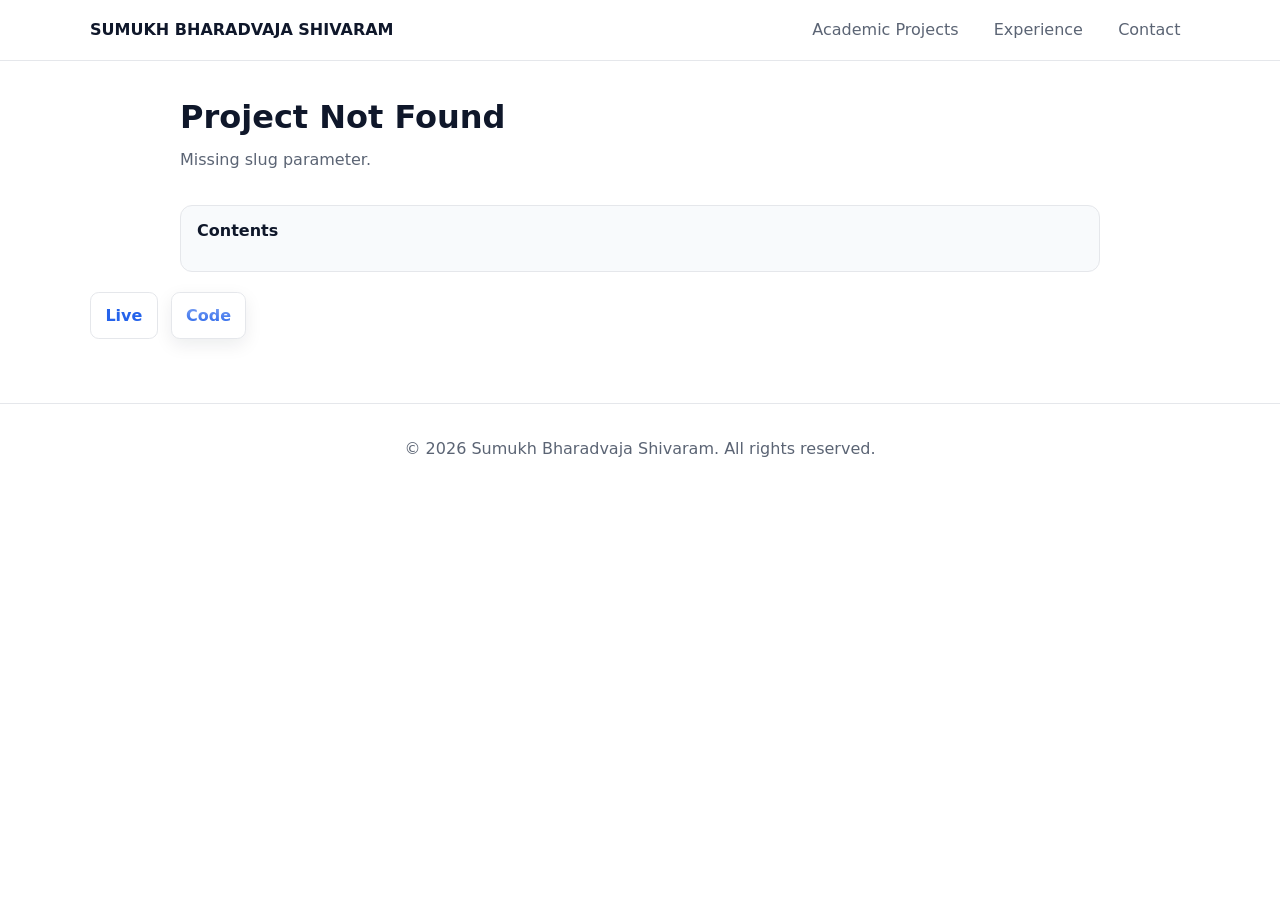
<file: project.html>
<!doctype html>
<html lang="en">
  <head>
    <meta charset="utf-8" />
    <meta name="viewport" content="width=device-width, initial-scale=1" />
    <title>Project Wiki — Portfolio</title>
    <meta name="description" content="Project wiki page — README style details." />
    <link rel="stylesheet" href="assets/css/styles.css" />
    <link rel="icon" href="assets/img/favicon.svg" type="image/svg+xml" />
  </head>
  <body>
    <header class="site-header">
      <div class="container nav-wrap">
        <a class="brand" href="index.html" aria-label="Go to home">SUMUKH BHARADVAJA SHIVARAM</a>
        <button class="nav-toggle" aria-expanded="false" aria-controls="site-nav" aria-label="Toggle navigation">
          <span class="bar"></span>
          <span class="bar"></span>
          <span class="bar"></span>
        </button>
        <nav id="site-nav" class="site-nav">
          <a href="index.html#featured">Academic Projects</a>
          <a href="index.html#experience">Experience</a>
          <a href="index.html#contact">Contact</a>
        </nav>
      </div>
    </header>

    <main class="container wiki">
      <h1 id="w-title" class="title">Loading…</h1>
      <p id="w-subtitle" class="subtitle muted"></p>
      <div class="meta" id="w-tags"></div>

      <nav class="toc" aria-label="Table of contents">
        <h4>Contents</h4>
        <ol id="w-toc"></ol>
      </nav>

   
   <article id="w-body" class="md"></article>

      <p class="links" style="margin:1.25rem 0 2rem">
        <a id="w-live" class="btn" href="#" target="_blank" rel="noopener">Live</a>
        <a id="w-code" class="btn glass" href="#" target="_blank" rel="noopener">Code</a>
      </p>
    </main>

    <footer class="site-footer">
      <div class="container">
        <p>© <span id="year"></span> Sumukh Bharadvaja Shivaram. All rights reserved.</p>
      </div>
    </footer>

    <script src="assets/js/main.js"></script>

    
    <script src="assets/data/projects.js"></script>
    <script src="assets/js/project.js"></script>
  </body>
  </html>
</file>
<file: assets/css/styles.css>
:root {
  --header-h: 3.75rem;
  --bg: #ffffff;
  --text: #0f172a;
  --muted: #5b6474;
  --card: #f8fafc;
  --border: #e5e7eb;
  --primary: #3b82f6;
  --primary-600: #2563eb;
}
* { box-sizing: border-box; }
html, body { height: 100%; }
body {
  margin: 0;
  font: 16px/1.6 system-ui, -apple-system, Segoe UI, Roboto, Helvetica, Arial, sans-serif;
  color: var(--text);
  background: var(--bg);
  /* Keep content from sliding under fixed header */
  padding-top: var(--header-h);
}
.skip-link { position: absolute; left: -9999px; top: auto; width: 1px; height: 1px; overflow: hidden; }
.skip-link:focus { left: 12px; top: 12px; width: auto; height: auto; padding: .5rem .75rem; background: #000; color: #fff; border-radius: .5rem; z-index: 2000; }
.container { width: min(1100px, 92%); margin-inline: auto; }

/* Header */
.site-header {
  position: fixed; top: 0; left: 0; right: 0; z-index: 1000;
  backdrop-filter: saturate(180%) blur(8px);
  background: color-mix(in oklab, var(--bg), #000 6% / 60%);
  border-bottom: 1px solid var(--border);
}
.nav-wrap { display: flex; align-items: center; justify-content: space-between; height: var(--header-h); }
.brand { font-weight: 700; color: var(--text); text-decoration: none; }
.site-nav { display: flex; gap: 1rem; }
.site-nav a { color: var(--muted); text-decoration: none; padding: .5rem .6rem; border-radius: .4rem; }
.site-nav a:hover { color: var(--text); background: var(--card); }
.nav-toggle { display: none; background: none; border: 0; padding: .4rem; cursor: pointer; }
.nav-toggle .bar { display: block; width: 22px; height: 2px; background: var(--text); margin: 4px 0; }
/* Keep toggle above dropdown to prevent stuck clicks */
.nav-toggle { position: relative; z-index: 60; }

@media (max-width: 800px) {
  .nav-toggle { display: block; }
  .site-nav { position: absolute; inset: var(--header-h) 0 auto 0; background: var(--bg); border-bottom: 1px solid var(--border);
    display: grid; gap: .25rem; padding: .5rem; transform: translateY(-120%); transition: transform .2s ease; z-index: 50; }
  .site-nav.open { transform: translateY(0); }
}

/* Hero */
.hero { padding: 5rem 0 3rem; display: grid; align-items: center; min-height: 55vh; grid-template-columns: 260px 1fr; gap: 2rem; }
.hero h1 { font-size: clamp(2rem, 3.8vw, 3rem); line-height: 1.15; margin: 0 0 .5rem; }
.eyebrow { margin: 0 0 .25rem; color: var(--muted); font-weight: 600; letter-spacing: .06em; text-transform: uppercase; font-size: .82rem; }
.subhead { margin: 0 0 .5rem; color: var(--muted); font-weight: 700; }
.lead { color: var(--muted); font-size: clamp(1rem, 1.8vw, 1.12rem); margin: 0 0 1.25rem; }
.cta { display: flex; gap: .75rem; }
.btn { display: inline-block; border: 1px solid var(--border); background: var(--bg); color: var(--text);
  padding: .6rem .9rem; border-radius: .55rem; text-decoration: none; font-weight: 600; }
.btn.primary { background: var(--primary); color: #fff; border-color: var(--primary); }
.btn.primary:hover { background: var(--primary-600); }

/* Glass effect utility for text buttons (keeps original color) */
.btn.glass { position: relative; -webkit-backdrop-filter: blur(8px) saturate(140%); backdrop-filter: blur(8px) saturate(140%); box-shadow: inset 0 1px 0 rgba(255,255,255,0.5), 0 6px 18px rgba(15,23,42,0.08); }
.btn.glass::before { content:""; position:absolute; inset:0; border-radius: inherit; pointer-events:none; background: linear-gradient(180deg, rgba(255,255,255,.65), rgba(255,255,255,.08) 65%); }
.btn.glass:hover { transform: translateY(-1px); box-shadow: inset 0 1px 0 rgba(255,255,255,0.65), 0 10px 24px rgba(15,23,42,0.14); }
.btn.glass:active { transform: translateY(0); }

/* Sections */
.section { padding: 3rem 0; }
.section, #featured, [id] { scroll-margin-top: calc(var(--header-h) + 12px); }
.section h2 { font-size: clamp(1.3rem, 2.6vw, 1.8rem); margin: 0 0 1rem; }
.muted { color: var(--muted); }
/* About note */
.about-note { margin: 1rem 0 0; padding: .9rem 1rem; border: 1px solid var(--border); border-radius: .75rem; background: color-mix(in oklab, var(--bg), #000 6% / 6%); font-weight: 500; color: var(--text); }

/* Skills */
.skills { display: none; }
.chips { display: flex; flex-wrap: wrap; gap: .5rem; margin-top: .75rem; }
.chip { display: inline-block; padding: .35rem .6rem; border-radius: .55rem; background: #eef2ff; color: #3730a3; border: 1px solid color-mix(in oklab, #3730a3, #fff 80%); font-weight: 600; font-size: .9rem; }

/* Projects */
.proj-filters { display: flex; flex-wrap: wrap; gap: .5rem; margin: .25rem 0 1rem; }
.grid.projects { display: grid; grid-template-columns: repeat(12, 1fr); gap: 1rem; align-items: start; }
.grid.projects > .card { align-self: start; }
.projects .is-hidden { display: none !important; }
.card { grid-column: span 4; background: var(--card); border: 1px solid var(--border); border-radius: .75rem; padding: 1rem; display: grid; gap: .5rem; align-items: start; }
.card h3 { margin: 0; font-size: 1.1rem; }
.card p { margin: 0; color: var(--muted); }
.tags { display: flex; gap: .4rem; align-items: center; }
.tag { display: inline-flex; align-items: center; font-size: .75rem; background: #eef2ff; color: #3730a3; padding: .15rem .45rem; border-radius: .4rem; line-height: 1; }
.links { display: flex; gap: .8rem; }
.links a { color: var(--primary-600); text-decoration: none; }

/* Expanders */
.more { margin-top: .25rem; align-self: start; justify-self: start; display: inline-flex; align-items: center; gap: .35rem; border: 1px solid var(--border); background: var(--bg); color: var(--text); padding: .35rem .6rem; border-radius: .5rem; cursor: pointer; font-weight: 600; }
.more::after { content: "▾"; font-size: .9rem; line-height: 1; opacity: .7; }
.more[aria-expanded="true"]::after { transform: rotate(180deg); }
.more:hover { background: var(--card); }
.details { border: 1px solid color-mix(in oklab, var(--primary), #fff 78%); background: color-mix(in oklab, var(--primary), var(--bg) 90% / 12%); border-radius: .6rem; padding: .5rem .6rem; }
.details ul { margin: 0; padding-left: 1rem; }
.details li { margin: .25rem 0; }

@media (max-width: 1000px) { .card { grid-column: span 6; } }
@media (max-width: 640px) { .card { grid-column: span 12; } }

/* Filter chips interaction + glass touch */
.proj-filters .filter { cursor: pointer; border: 1px solid rgba(255,255,255,0.5); background: rgba(255,255,255,0.6); -webkit-backdrop-filter: blur(8px) saturate(140%); backdrop-filter: blur(8px) saturate(140%); box-shadow: inset 0 1px 0 rgba(255,255,255,0.5), 0 6px 16px rgba(15,23,42,0.08); }
.proj-filters .filter.active { background: var(--primary); color: #fff; border-color: var(--primary); }
.proj-filters .filter:focus-visible { outline: none; box-shadow: 0 0 0 2px var(--bg), 0 0 0 4px var(--primary); }

/* Modal (project quick view) */
.modal { position: fixed; inset: 0; display: grid; place-items: center; z-index: 1000; }
.modal[hidden] { display: none !important; }
.modal-overlay { position: absolute; inset: 0; background: rgba(2,6,23,0.45); -webkit-backdrop-filter: blur(6px); backdrop-filter: blur(6px); }
.modal-dialog { position: relative; width: min(720px, 92vw); max-height: 85vh; overflow: auto; padding: 1rem 1.1rem; border-radius: 1rem; }
.pm-title { margin: 0 0 .25rem; }
.pm-desc { margin: 0 0 .5rem; }
.modal-close { position: absolute; top: .4rem; right: .5rem; border: 1px solid var(--border); background: var(--bg); color: var(--text); border-radius: .5rem; padding: .25rem .5rem; cursor: pointer; }
.modal-close:hover { background: var(--card); }
body.modal-open { overflow: hidden; }

/* Tabs */
.tabs { display: flex; gap: .5rem; margin-bottom: 1rem; }
.tab { border: 1px solid var(--border); background: var(--bg); color: var(--text); padding: .45rem .8rem; border-radius: .55rem; cursor: pointer; font-weight: 600; }
.tab.active { background: var(--primary); color: #fff; border-color: var(--primary); }
.panels { }
.panel { display: none; }
.panel.show { display: block; }

@media (max-width: 640px) {
  .tabs { overflow-x: auto; -webkit-overflow-scrolling: touch; padding-bottom: .25rem; }
  .tab { flex: 0 0 auto; }
}

/* Timeline (centered container, simple stack) */
.timeline { display: grid; gap: 1.25rem; max-width: 860px; margin: 0 auto; position: relative; }
.timeline.center::before { content: ""; position: absolute; left: 0; right: 0; top: 0; bottom: 0; margin: 0 auto; width: 1px; background: var(--border); opacity: .4; }
.tl-item { position: relative; padding-left: 0; }
.tl-dot { position: absolute; left: calc(50% - .25rem); width: .5rem; height: .5rem; background: color-mix(in oklab, var(--text), #fff 70%); border: 1px solid rgba(255,255,255,0.6); border-radius: 50%; top: 1rem; box-shadow: 0 2px 6px rgba(15,23,42,0.12); }
.tl-content { border: 1px solid rgba(255,255,255,0.4); border-radius: 1rem; padding: 1rem; background: rgba(255,255,255,0.6); -webkit-backdrop-filter: blur(8px) saturate(140%); backdrop-filter: blur(8px) saturate(140%); box-shadow: inset 0 1px 0 rgba(255,255,255,0.5), 0 8px 22px rgba(15,23,42,0.1); }

@media (max-width: 640px) {
  .tl-dot { left: 8px; top: 1rem; }
  .timeline.center::before { left: 8px; right: auto; }
  .tl-content { margin-left: 1.5rem; }
}
.tl-content h3 { margin: 0 0 .25rem; }
.tl-content ul { margin: .25rem 0 0; padding: 0; list-style: none; display: grid; gap: .4rem; }
.tl-content li { position: relative; padding: .45rem .6rem .45rem 1.25rem; border-radius: .6rem; border: 1px solid color-mix(in oklab, var(--primary), #fff 78%); background: color-mix(in oklab, var(--primary), var(--bg) 90% / 15%); -webkit-backdrop-filter: blur(6px) saturate(130%); backdrop-filter: blur(6px) saturate(130%); }
.tl-content li::before { content: ""; position: absolute; left: .55rem; top: .9rem; width: .42rem; height: .42rem; border-radius: 50%; background: linear-gradient(90deg, var(--primary), var(--primary-600)); box-shadow: 0 0 0 2px color-mix(in oklab, var(--primary), #fff 85%); }

/* Glass card utility */
.glass-card { border: 1px solid rgba(255,255,255,0.4); background: rgba(255,255,255,0.6); -webkit-backdrop-filter: blur(8px) saturate(140%); backdrop-filter: blur(8px) saturate(140%); box-shadow: inset 0 1px 0 rgba(255,255,255,0.5), 0 8px 22px rgba(15,23,42,0.1); }

/* Career highlights */
.role-highlights { list-style: none; padding: 0; margin: 0 0 1rem; display: flex; flex-wrap: wrap; gap: .5rem; justify-content: center; }
.role-highlights li { font-weight: 600; color: var(--text); background: rgba(255,255,255,0.6); border: 1px solid rgba(255,255,255,0.5); border-radius: 999px; padding: .35rem .7rem; -webkit-backdrop-filter: blur(8px) saturate(140%); backdrop-filter: blur(8px) saturate(140%); }

/* Footer */
.site-footer { border-top: 1px solid var(--border); padding: 2rem 0; background: var(--bg); }
.site-footer p { margin: 0; color: var(--muted); text-align: center; }

/* Hero media (portrait) */
.hero-media { display: grid; place-items: center; }
.avatar {
  width: min(260px, 42vw);
  aspect-ratio: 1 / 1;
  border-radius: 9999px;
  object-fit: cover;
  object-position: 50% 40%;
  display: block;
  border: 6px solid color-mix(in oklab, var(--bg), #000 4%);
  box-shadow: 0 8px 24px rgba(15, 23, 42, 0.12);
  background: var(--card);
  /* Minimalist tweak: slightly desaturate and soften contrast */
  filter: saturate(0.85) contrast(1.03) brightness(1.03);
}

@media (max-width: 900px) {
  .hero { grid-template-columns: 1fr; }
  .hero-media { order: -1; }
}

/* Hero meta */
.hero-meta { list-style: none; padding: 0; margin: 0 0 1rem; display: grid; gap: .25rem; color: var(--muted); }
.hero-meta .k { color: var(--text); font-weight: 600; margin-right: .35rem; }
.hero-meta a { color: inherit; text-decoration: none; }
.hero-meta a:hover { color: var(--text); }

.hero-social { margin-top: .75rem; display: flex; align-items: center; gap: .5rem; }
.icon-btn { 
  --size: 41.5px; 
  width: var(--size); height: var(--size);
  display: grid; place-items: center;
  position: relative;
  border-radius: .9rem;
  border: 1px solid rgba(255,255,255,0.34);
  background: rgba(255,255,255,0.55);
  -webkit-backdrop-filter: blur(10px) saturate(140%);
  backdrop-filter: blur(10px) saturate(140%);
  box-shadow: inset 0 1px 0 rgba(255,255,255,0.5), 0 6px 18px rgba(15,23,42,0.10);
  color: var(--muted);
  text-decoration: none;
  transition: transform .15s ease, box-shadow .2s ease, background-color .2s ease, color .2s ease, border-color .2s ease;
}
.icon-btn::before { content:""; position:absolute; inset:0; border-radius: inherit; background: linear-gradient(180deg, rgba(255,255,255,0.8), rgba(255,255,255,0.12) 60%); pointer-events:none; mix-blend-mode: screen; }
.icon-btn::after { content:""; position:absolute; top:0; left:-40%; width:32%; height:100%; border-radius: inherit; background: linear-gradient(60deg, rgba(255,255,255,0) 0%, rgba(255,255,255,0.45) 50%, rgba(255,255,255,0) 100%); transform: skewX(-20deg) translateX(-10%); opacity: 0; transition: opacity .2s ease, transform .45s ease; }
.icon-btn:hover { transform: translateY(-1px); box-shadow: inset 0 1px 0 rgba(255,255,255,0.6), 0 10px 26px rgba(15,23,42,0.16); }
.icon-btn:hover::after { opacity: 1; transform: skewX(-20deg) translateX(160%); }
.icon-btn:focus-visible { outline: none; box-shadow: 0 0 0 2px var(--bg), 0 0 0 4px var(--primary); }
.icon-btn svg { width: 22px; height: 22px; fill: currentColor; }
.icon-btn i { font-size: 20px; line-height: 1; }
.icon-btn.linkedin { color: #0A66C2; }
.icon-btn.linkedin:hover { border-color: rgba(10,102,194,0.35); background: rgba(10,102,194,0.10); }
.icon-btn.email { color: #EA4335; }
.icon-btn.email:hover { border-color: rgba(234,67,53,0.35); background: rgba(234,67,53,0.08); }
.icon-btn.github { color: #0f172a; }

/* Spotlight project (single) */
.spotlight { margin-top: 1rem; display: grid; gap: .4rem; }
.s-head { display: flex; align-items: center; gap: .6rem; justify-content: space-between; }
.ftags { display: flex; gap: .4rem; }

/* Featured projects */
.featured-grid { display: grid; grid-template-columns: repeat(12, 1fr); gap: 1rem; margin-top: .75rem; }
.f-card { grid-column: span 6; background: var(--card); border: 1px solid var(--border); border-radius: .9rem; padding: 1rem; display: grid; gap: .6rem; }
.f-card h3 { margin: 0; font-size: 1.05rem; }
.f-head { display: flex; align-items: center; justify-content: space-between; gap: .75rem; }
.f-desc ul { margin: .25rem 0 0; padding-left: 1.05rem; color: var(--muted); display: grid; gap: .35rem; }
.f-links { display: flex; gap: .5rem; }
@media (max-width: 900px) { .f-card { grid-column: span 12; } }

/* Academic subsections */
.ap-subhead { margin: 1.5rem 0 .5rem; font-size: 1.15rem; }

/* Wiki/README page */
.wiki { padding: 2rem 0; }
.wiki .title { margin: 0 0 .25rem; font-size: clamp(1.4rem, 2.8vw, 2rem); max-width: 920px; margin-inline: auto; }
.wiki .subtitle { margin: 0 0 1rem; color: var(--muted); max-width: 920px; margin-inline: auto; }
.wiki .toc { border: 1px solid var(--border); border-radius: .75rem; background: var(--card); padding: .75rem 1rem; margin: 1rem auto; max-width: 920px; }
.wiki .toc h4 { margin: 0 0 .25rem; font-size: 1rem; }
.wiki .toc a { color: var(--primary-600); text-decoration: none; }
/* Constrain readable width and center content */
.wiki .md { line-height: 1.75; color: var(--text); max-width: 920px; margin: 0 auto; }
.wiki .md h2 { margin-top: 1.25rem; font-size: 1.25rem; }
.wiki .md h3 { margin-top: 1rem; font-size: 1.05rem; }
.wiki .md p { margin: .6rem 0; }
.wiki .md ul { margin: .4rem 0 .6rem 1.2rem; }
/* Make images responsive and centered */
.wiki .md img { display: block; max-width: 100%; height: auto; margin: .6rem auto; border-radius: .5rem; box-shadow: 0 6px 18px rgba(15,23,42,0.08); }
.wiki .md img { cursor: zoom-in; }
.wiki .md table { width: 100%; border-collapse: collapse; margin: .5rem 0 1rem; border: 1px solid var(--border); }
.wiki .md th, .wiki .md td { text-align: left; padding: .5rem .65rem; border-bottom: 1px solid var(--border); vertical-align: top; }
.wiki .md thead th { background: color-mix(in oklab, var(--bg), #000 6% / 10%); }
.wiki .md td + td, .wiki .md th + th { border-left: 1px solid var(--border); }
.wiki .md tbody tr:hover { background: color-mix(in oklab, var(--bg), #000 6% / 4%); }
.wiki .md a.anchor, .wiki .md svg.octicon, .wiki .md .octicon { display: none !important; }
.wiki .meta { display: flex; flex-wrap: wrap; gap: .4rem; margin: .5rem auto 0; max-width: 920px; }
.wiki .meta .tag { background: #eef2ff; color: #3730a3; }

/* Academic Projects grid (two per row on desktop) */
.ap-list { display: grid; grid-template-columns: repeat(12, 1fr); gap: 1.25rem; align-items: start; }
.ap-card { grid-column: span 12; display: grid; grid-template-columns: 1.1fr .9fr; gap: 1rem; align-items: start; }
.ap-card .ap-media { border: 1px solid var(--border); border-radius: .9rem; overflow: hidden; background: var(--card); box-shadow: 0 8px 22px rgba(15,23,42,0.08); }
.ap-card .ap-media img { width: 100%; height: auto; display: block; }
.ap-card .ap-body { display: grid; gap: .6rem; }
.ap-card ul { margin: .5rem 0 .8rem 1.2rem; }
@media (min-width: 900px) { .ap-card { grid-column: span 6; } }
@media (max-width: 900px) { .ap-card { grid-template-columns: 1fr; } }

/* Modal page scroll lock */
.modal-open { overflow: hidden; }

/* Project sections with images */
.pgrid { display: grid; grid-template-columns: repeat(12, 1fr); gap: 1rem; align-items: stretch; }
.p-card { grid-column: span 6; background: var(--card); border: 1px solid var(--border); border-radius: .9rem; overflow: hidden; display: flex; flex-direction: column; height: 100%; }
.p-media { background: color-mix(in oklab, var(--bg), #000 6%); aspect-ratio: 16 / 9; position: relative; overflow: hidden; }
.p-media img { width: 100%; height: 100%; object-fit: cover; display: block; }
.p-body { display: flex; flex-direction: column; gap: .5rem; padding: 1rem; flex: 1 1 auto; }
.p-body .links { margin-top: auto; }
/* Brief explanation bullets inside project cards */
.p-body ul { margin: .25rem 0 .6rem 1.1rem; }
/* Tool tags row spacing near top */
.p-body .tags { margin: .1rem 0 .2rem; }

/* Hide legacy projects grid/cards if still present in DOM */
.grid.projects, .proj-filters, article.card, #proj-modal { display: none !important; }

/* Visuals gallery (details pages) */
.gallery {
  display: grid;
  grid-template-columns: repeat(2, 1fr); /* 2 columns for a 2x2 grid on desktop */
  gap: 1rem;
  align-items: start;
}
.gallery a { display: block; border: 1px solid var(--border); border-radius: .75rem; overflow: hidden; background: #fff; cursor: zoom-in; }
.gallery img { display: block; width: 100%; height: 320px; object-fit: cover; background: #fff; cursor: inherit; }
@media (max-width: 1100px) {
  .gallery img { height: 280px; }
}
@media (max-width: 900px) {
  .gallery { grid-template-columns: 1fr; }
  .gallery img { height: auto; }
}

/* Lightbox for visual expand */
.lightbox { position: fixed; inset: 0; background: rgba(0,0,0,0.82); display: none; align-items: center; justify-content: center; z-index: 2000; }
.lightbox.open { display: flex; }
.lightbox img { max-width: 92vw; max-height: 88vh; border-radius: .6rem; box-shadow: 0 18px 40px rgba(0,0,0,0.45); }
.lightbox .lb-close { position: absolute; top: 12px; right: 16px; background: rgba(255,255,255,0.9); border: 0; border-radius: .6rem; padding: .4rem .6rem; font-weight: 700; cursor: pointer; }
.lightbox .lb-nav { position: absolute; display: flex; justify-content: space-between; align-items: center; inset: 0; pointer-events: none; }
.lightbox .lb-btn { pointer-events: auto; background: rgba(255,255,255,0.8); border: 0; width: 42px; height: 42px; border-radius: 999px; display: grid; place-items: center; font-weight: 700; cursor: pointer; }
.lightbox .lb-prev { position: absolute; left: 16px; }
.lightbox .lb-next { position: absolute; right: 16px; }
.lb-hidden { display: none !important; }
/* Cursor and touch handling for panning/zooming */
.lightbox img { cursor: grab; touch-action: none; }
.lightbox img:active { cursor: grabbing; }
@media (max-width: 900px) { .p-card { grid-column: span 12; } }
</file>
